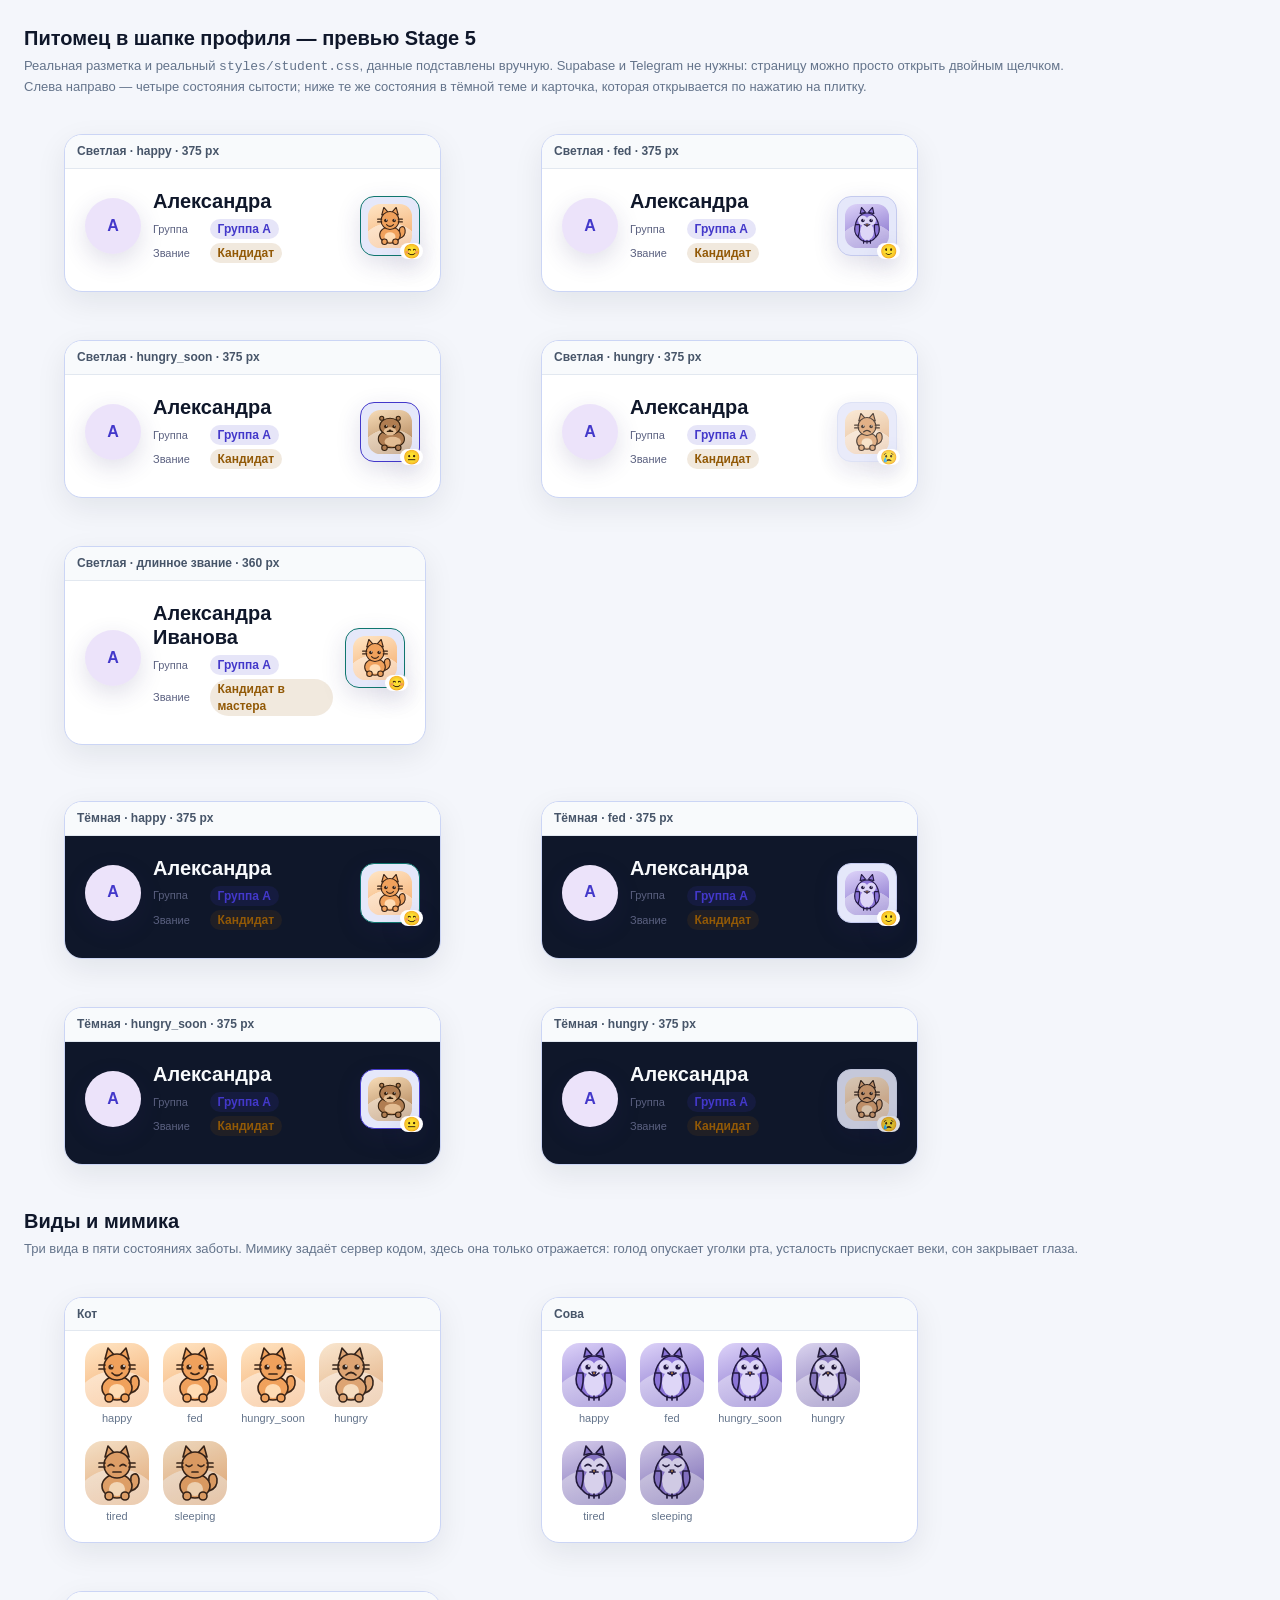
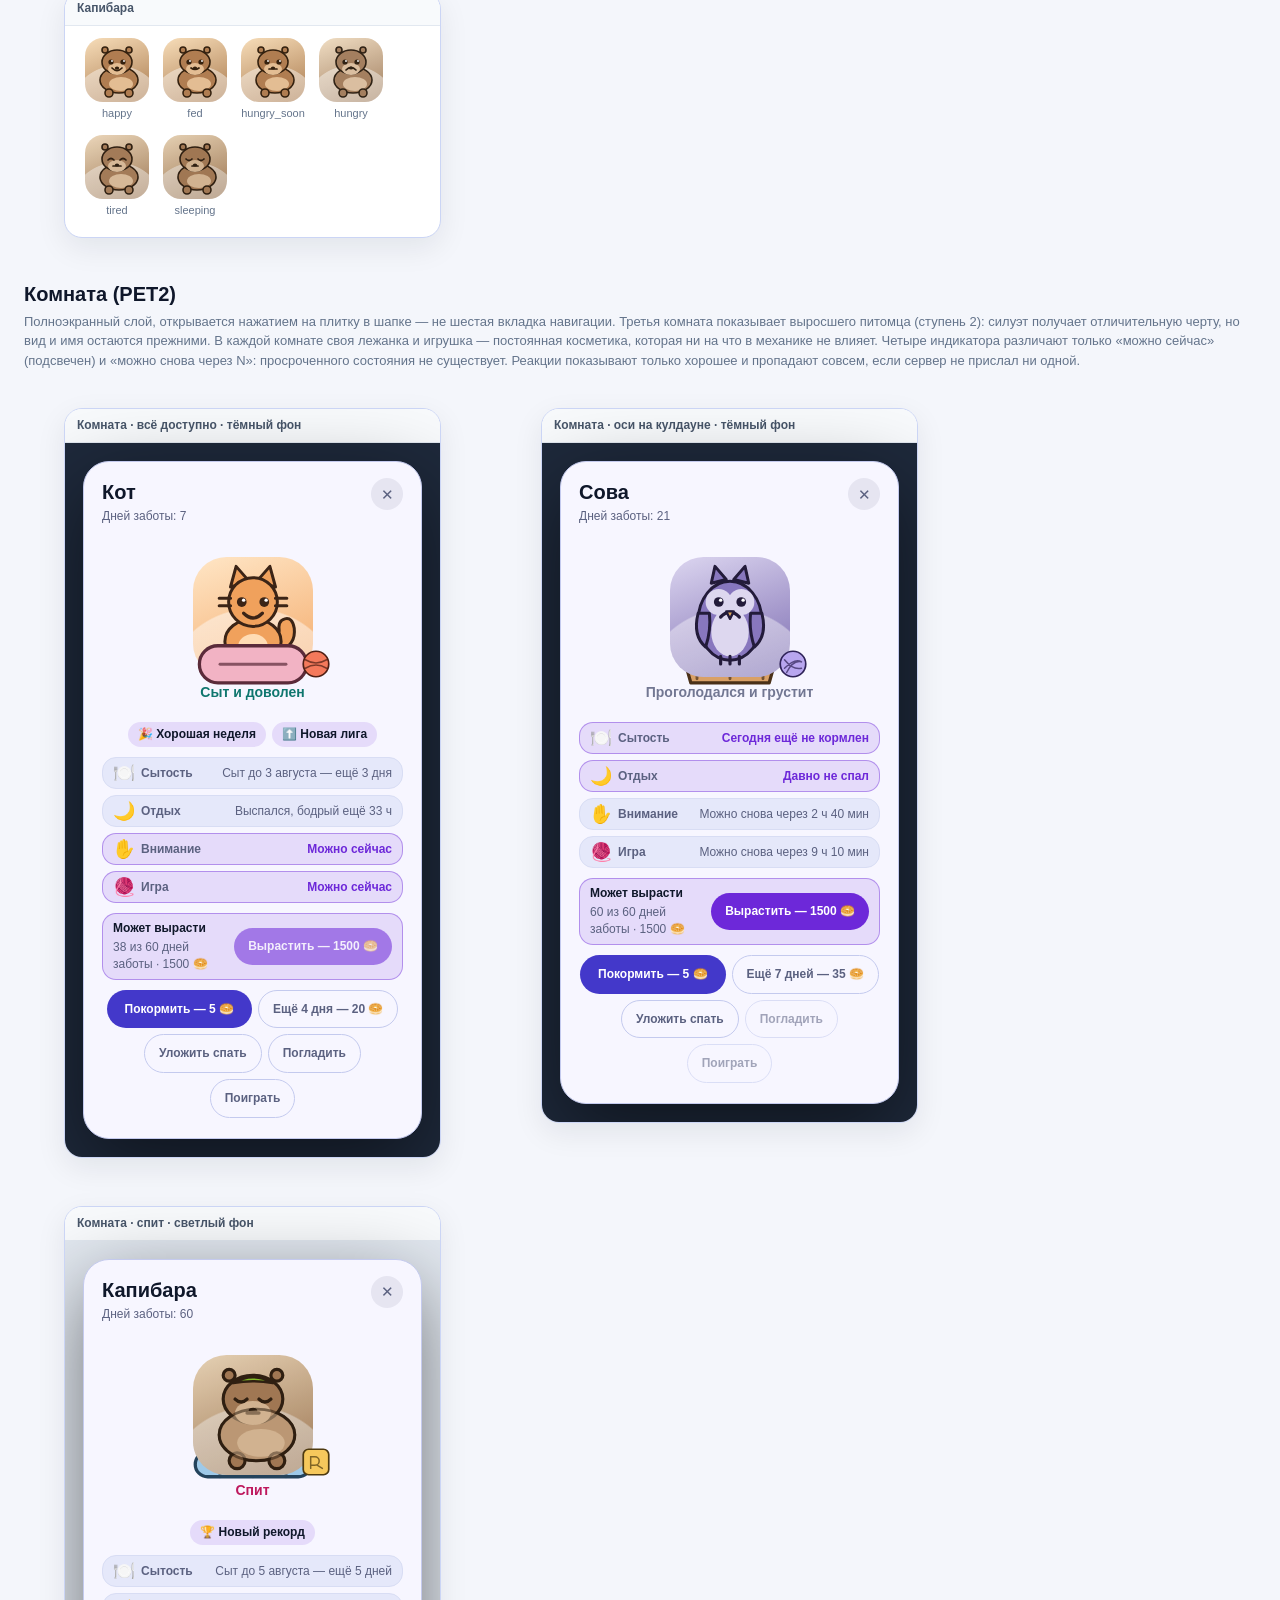
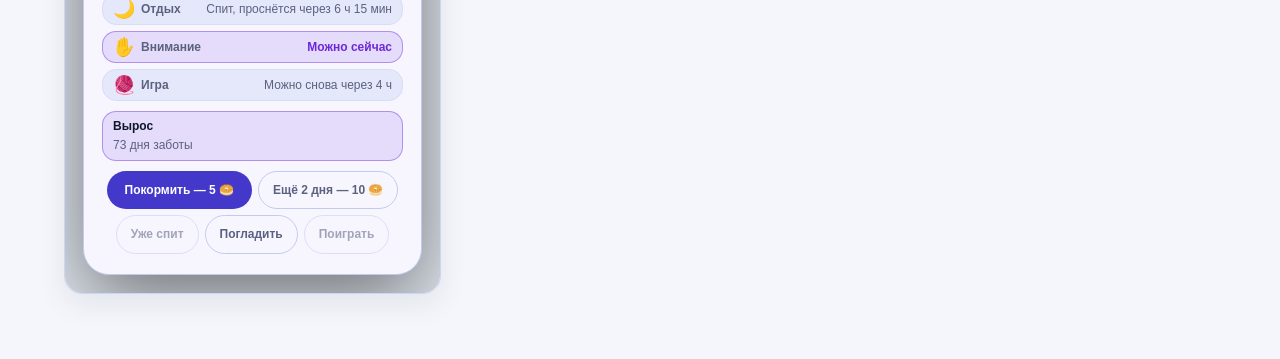
<file: dev/pet-preview.html>
<!doctype html>
<html lang="ru">
<head>
  <meta charset="utf-8">
  <meta name="viewport" content="width=device-width, initial-scale=1">
  <title>Stage 5 — питомец в профиле и комната: превью</title>
  <!-- Настоящий стиль приложения: превью показывает ровно то, что увидит ученик.
       Подключаются ВСЕ ТРИ таблицы в том же порядке, что в index.html. Это существенно:
       глобальный `* { box-sizing: border-box }` живёт в season-v3-preview.css (строка 27),
       и без него стенд считает карточку по content-box и показывает не ту ширину.
       Свой CSS здесь только для раскладки самой страницы-стенда. -->
  <link rel="stylesheet" href="../styles/student.css">
  <link rel="stylesheet" href="../styles/season-v3-preview.css">
  <link rel="stylesheet" href="../styles/season-cosmetics-preview.css?v=9">
  <link rel="stylesheet" href="../styles/pets.css?v=4">
  <script src="../js/student-pets.js?v=4"></script>
  <style>
    body { margin: 0; padding: 24px; font-family: -apple-system, "Segoe UI", Roboto, sans-serif;
           background: #f4f6fb; color: #0f172a; display: block; }
    h1 { font-size: 20px; margin: 0 0 4px; }
    .hint { margin: 0 0 24px; color: #64748b; font-size: 13px; line-height: 1.5; }
    .row { display: flex; flex-wrap: wrap; gap: 20px; align-items: flex-start; margin-bottom: 28px; }
    .frame { border: 1px solid #cbd5f5; border-radius: 18px; overflow: hidden; background: #fff;
             box-shadow: 0 10px 30px rgba(15, 23, 42, .08); }
    .frame > figcaption { padding: 8px 12px; font-size: 12px; font-weight: 700; color: #475569;
                          border-bottom: 1px solid #e2e8f0; background: #f8fafc; }
    .stage { width: 375px; padding: 12px 20px 18px; }
    .stage.narrow { width: 360px; }
    .stage.dark { background: #0f172a; color-scheme: dark; }
    .stage.dark .user-name { color: #f8fafc; }
    .room-stage { width: 375px; padding: 18px; display: grid; place-items: center; background: #1e293b; }
    .room-stage.light { background: #e2e8f0; }
    .room-stage.short { height: 420px; align-items: end; }
    /* Комната в стенде показывается без оверлея — сам оверлей затемняет весь экран. */
    .room-stage .pet-room { position: relative; width: min(340px, 100%); }
  </style>
</head>
<body>
  <h1>Питомец в шапке профиля — превью Stage 5</h1>
  <p class="hint">
    Реальная разметка и реальный <code>styles/student.css</code>, данные подставлены вручную.
    Supabase и Telegram не нужны: страницу можно просто открыть двойным щелчком.<br>
    Слева направо — четыре состояния сытости; ниже те же состояния в тёмной теме и карточка,
    которая открывается по нажатию на плитку.
  </p>

  <div class="row" id="light-row"></div>
  <div class="row" id="dark-row"></div>

  <h1 style="margin-top:8px">Виды и мимика</h1>
  <p class="hint">Три вида в пяти состояниях заботы. Мимику задаёт сервер кодом, здесь она
     только отражается: голод опускает уголки рта, усталость приспускает веки, сон закрывает глаза.</p>
  <div class="row" id="matrix-row"></div>

  <h1 style="margin-top:8px">Комната (PET2)</h1>
  <p class="hint">
    Полноэкранный слой, открывается нажатием на плитку в шапке — не шестая вкладка навигации.
    Третья комната показывает выросшего питомца (ступень 2): силуэт получает отличительную
    черту, но вид и имя остаются прежними. В каждой комнате своя лежанка и игрушка —
    постоянная косметика, которая ни на что в механике не влияет.
    Четыре индикатора различают только «можно сейчас» (подсвечен) и «можно снова через N»:
    просроченного состояния не существует. Реакции показывают только хорошее и пропадают
    совсем, если сервер не прислал ни одной.
  </p>
  <div class="row" id="room-row"></div>

<script>
  const MOODS = [
    { mood: 'happy',       badge: '😊', days: 5, satiety: 'Сыт до 5 августа — это ещё 5 дней', long: 'Сыт и доволен' },
    { mood: 'fed',         badge: '🙂', days: 2, satiety: 'Сыт до 2 августа — это ещё 2 дня',  long: 'Накормлен на сегодня' },
    { mood: 'hungry_soon', badge: '😐', days: 1, satiety: 'Сыт до 1 августа — это ещё 1 день', long: 'Сегодня последний сытый день' },
    { mood: 'hungry',      badge: '😢', days: 0, satiety: 'Сегодня ещё не кормлен',            long: 'Проголодался и грустит' }
  ];
  const PETS = [
    { key: 'cat',      cls: 'pet-art-cat',      name: 'Кот' },
    { key: 'owl',      cls: 'pet-art-owl',      name: 'Сова' },
    { key: 'capybara', cls: 'pet-art-capybara', name: 'Капибара' }
  ];

  // Стенд рисует боевой функцией petArtNode из js/student-pets.js — никакой копии
  // разметки, поэтому расхождение между превью и приложением невозможно.
  function art(pet, mood, size, stage) {
    return petArtNode({ key: pet.key, name: pet.name }, size, mood, stage).outerHTML;
  }

  const PRICE = 5, MAX = 7;

  function header(pet, state, opts) {
    const nameText = opts.longRank ? 'Александра Иванова' : 'Александра';
    return `
      <div class="profile-header has-pet">
        <div class="avatar-container"><div class="avatar-placeholder">А</div></div>
        <div class="profile-identity">
          <h2 class="user-name">${nameText}</h2>
          <div class="profile-meta-list">
            <div class="profile-meta-row" style="display:grid;">
              <span class="profile-meta-label">Группа</span>
              <span class="group-badge profile-meta-value assigned">Группа А</span>
            </div>
            <div class="profile-meta-row" style="display:grid;">
              <span class="profile-meta-label">Звание</span>
              <span class="rank-badge profile-meta-value">${opts.longRank ? 'Кандидат в мастера' : 'Кандидат'}</span>
            </div>
          </div>
        </div>
        <button type="button" class="pet-tile pet-mood-${state.mood}" aria-label="Открыть карточку питомца">
          <span class="pet-art ${pet.cls}" aria-hidden="true">${art(pet, state.mood, 44)}</span>
          <span class="pet-tile-mood" aria-hidden="true">${state.badge}</span>
        </button>
      </div>`;
  }

  // Разметка повторяет index.html дословно (#pet-room-overlay .pet-room), только без самого
  // оверлея — стенд показывает комнату как открытую панель, не поверх затемнённого экрана.
  function room(pet, r) {
    const fill = Math.max(0, MAX - r.days);
    const fillBtn = fill >= 2
      ? `<button type="button" class="pet-feed-more">Ещё ${fill} ${fill === 1 ? 'день' : (fill < 5 ? 'дня' : 'дней')} — ${fill * PRICE} 🥯</button>`
      : '';
    const feedBtn = r.days >= MAX
      ? `<button type="button" class="pet-feed-btn" disabled>Сыт на всю неделю</button>`
      : `<button type="button" class="pet-feed-btn">Покормить — ${PRICE} 🥯</button>`;
    const sleepBtn = r.rest === 'sleeping'
      ? `<button type="button" class="pet-sleep-btn" disabled>Уже спит</button>`
      : `<button type="button" class="pet-sleep-btn">Уложить спать</button>`;
    const indicator = (id, icon, label, ready, value) => `
      <div class="pet-room-indicator${ready ? ' is-ready' : ''}">
        <span class="pet-room-ind-icon" aria-hidden="true">${icon}</span>
        <span class="pet-room-ind-label">${label}</span>
        <span class="pet-room-ind-value">${value}</span>
      </div>`;
    const cheerBadges = r.cheers.map((text) => `<span class="pet-room-cheer">${text}</span>`).join('');
    return `
      <div class="pet-room">
        <header class="pet-room-header">
          <div class="pet-room-heading">
            <h3>${pet.name}</h3>
            <p class="pet-room-bond">${r.bond > 0 ? `Дней заботы: ${r.bond}` : 'Забота только начинается'}</p>
          </div>
          <button type="button" class="pet-room-close" aria-label="Закрыть">✕</button>
        </header>
        <div class="pet-room-scene">
          <div class="pet-room-wall"></div>
          <div class="pet-room-stage">
            <div class="pet-room-bed">${r.bed ? petRoomItemNode(r.bed, 'pet-room-item pet-room-bed-art', '0 0 64 32').outerHTML : ''}</div>
            <button type="button" class="pet-room-art pet-art ${pet.cls}" aria-label="Погладить взглядом">${art(pet, r.mood, 120, r.stage)}</button>
            <div class="pet-room-toy">${r.toy ? petRoomItemNode(r.toy, 'pet-room-item pet-room-toy-art', '0 0 32 32').outerHTML : ''}</div>
          </div>
          <p class="pet-room-mood pet-mood-${r.mood}">${r.long}</p>
        </div>
        <div class="pet-room-cheers">${cheerBadges}</div>
        <div class="pet-room-indicators">
          ${indicator('food', '🍽️', 'Сытость', r.days <= 0, r.satiety)}
          ${indicator('rest', '🌙', 'Отдых', r.rest === 'tired', r.restText)}
          ${indicator('pet', '✋', 'Внимание', r.pettingReady, r.pettingReady ? 'Можно сейчас' : `Можно снова через ${r.pettingIn}`)}
          ${indicator('play', '🧶', 'Игра', r.playReady, r.playReady ? 'Можно сейчас' : `Можно снова через ${r.playIn}`)}
        </div>
        ${r.evo ? `<div class="pet-room-evolution">
          <div class="pet-evo-copy">
            <span class="pet-evo-title">${r.evo.title}</span>
            <span class="pet-evo-progress">${r.evo.progress}</span>
          </div>
          ${r.evo.button ? `<button type="button" class="pet-evo-btn"${r.evo.ready ? '' : ' disabled'}>${r.evo.button}</button>` : ''}
        </div>` : ''}
        <div class="pet-room-actions">
          ${feedBtn}${fillBtn}${sleepBtn}
          <button type="button" class="pet-care-btn"${r.pettingReady ? '' : ' disabled'}>Погладить</button>
          <button type="button" class="pet-care-btn"${r.playReady ? '' : ' disabled'}>Поиграть</button>
        </div>
      </div>`;
  }

  function figure(caption, cls, inner) {
    return `<figure class="frame"><figcaption>${caption}</figcaption><div class="${cls}">${inner}</div></figure>`;
  }

  document.getElementById('light-row').innerHTML = MOODS
    .map((s, i) => figure(`Светлая · ${s.mood} · 375 px`, 'stage', header(PETS[i % PETS.length], s, {})))
    .join('') + figure('Светлая · длинное звание · 360 px', 'stage narrow',
                       header(PETS[0], MOODS[0], { longRank: true }));

  document.getElementById('dark-row').innerHTML = MOODS
    .map((s, i) => figure(`Тёмная · ${s.mood} · 375 px`, 'stage dark', header(PETS[i % PETS.length], s, {})))
    .join('');

  const FACES = ['happy', 'fed', 'hungry_soon', 'hungry', 'tired', 'sleeping'];
  document.getElementById('matrix-row').innerHTML = PETS.map(pet => figure(
    pet.name, 'stage',
    `<div style="display:flex;gap:14px;flex-wrap:wrap;align-items:center">` +
      FACES.map(f => `<div style="text-align:center;font-size:11px;color:#64748b">
          ${art(pet, f, 64)}<div style="margin-top:4px">${f}</div></div>`).join('') +
    `</div>`)).join('');

  // Три характерных состояния комнаты. Тексты индикаторов подставлены руками ровно в том
  // виде, в каком их формирует renderPetRoom: клиент их не сочиняет, а получает с сервера.
  const ROOMS = [
    { caption: 'Комната · всё доступно · тёмный фон', cls: 'room-stage', pet: PETS[0], data: {
        mood: 'happy', long: 'Сыт и доволен', days: 3, bond: 7,
        satiety: 'Сыт до 3 августа — ещё 3 дня', rest: 'rested', restText: 'Выспался, бодрый ещё 33 ч',
        pettingReady: true, playReady: true, pettingIn: '', playIn: '',
        cheers: ['🎉 Хорошая неделя', '⬆️ Новая лига'], bed: 'bed_v1_pillow', toy: 'toy_v1_ball',
        evo: { title: 'Может вырасти', progress: '38 из 60 дней заботы · 1500 🥯',
               button: 'Вырастить — 1500 🥯', ready: false } } },
    { caption: 'Комната · оси на кулдауне · тёмный фон', cls: 'room-stage', pet: PETS[1], data: {
        mood: 'hungry', long: 'Проголодался и грустит', days: 0, bond: 21,
        satiety: 'Сегодня ещё не кормлен', rest: 'tired', restText: 'Давно не спал',
        pettingReady: false, playReady: false, pettingIn: '2 ч 40 мин', playIn: '9 ч 10 мин',
        cheers: [], bed: 'bed_v1_basket', toy: 'toy_v1_yarn',
        evo: { title: 'Может вырасти', progress: '60 из 60 дней заботы · 1500 🥯',
               button: 'Вырастить — 1500 🥯', ready: true } } },
    { caption: 'Комната · спит · светлый фон', cls: 'room-stage light', pet: PETS[2], data: {
        mood: 'sleeping', long: 'Спит', days: 5, bond: 60,
        satiety: 'Сыт до 5 августа — ещё 5 дней', rest: 'sleeping', restText: 'Спит, проснётся через 6 ч 15 мин',
        pettingReady: true, playReady: false, pettingIn: '', playIn: '4 ч',
        cheers: ['🏆 Новый рекорд'], stage: 2, bed: 'bed_v1_mat', toy: 'toy_v1_block',
        evo: { title: 'Вырос', progress: '73 дня заботы', button: null, ready: false } } }
  ];
  document.getElementById('room-row').innerHTML =
    ROOMS.map(r => figure(r.caption, r.cls, room(r.pet, r.data))).join('');
</script>
</body>
</html>
</file>
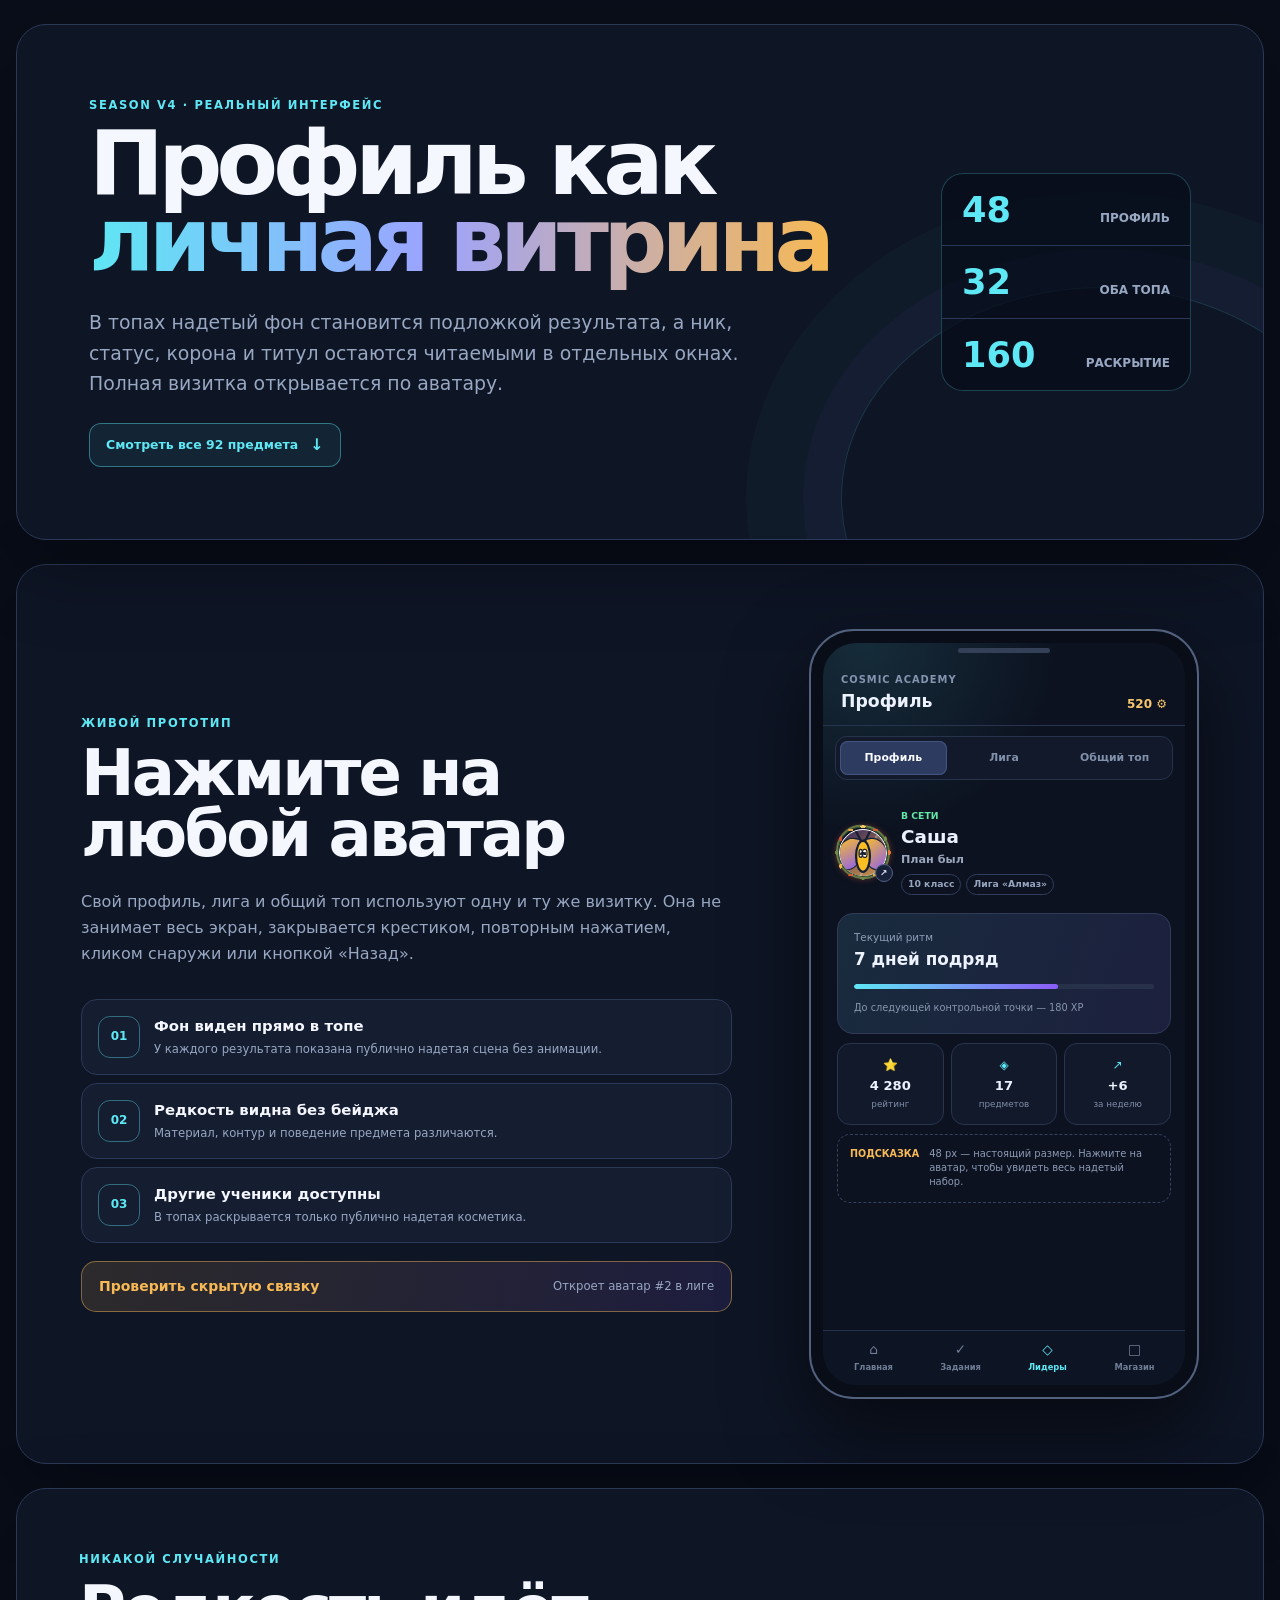
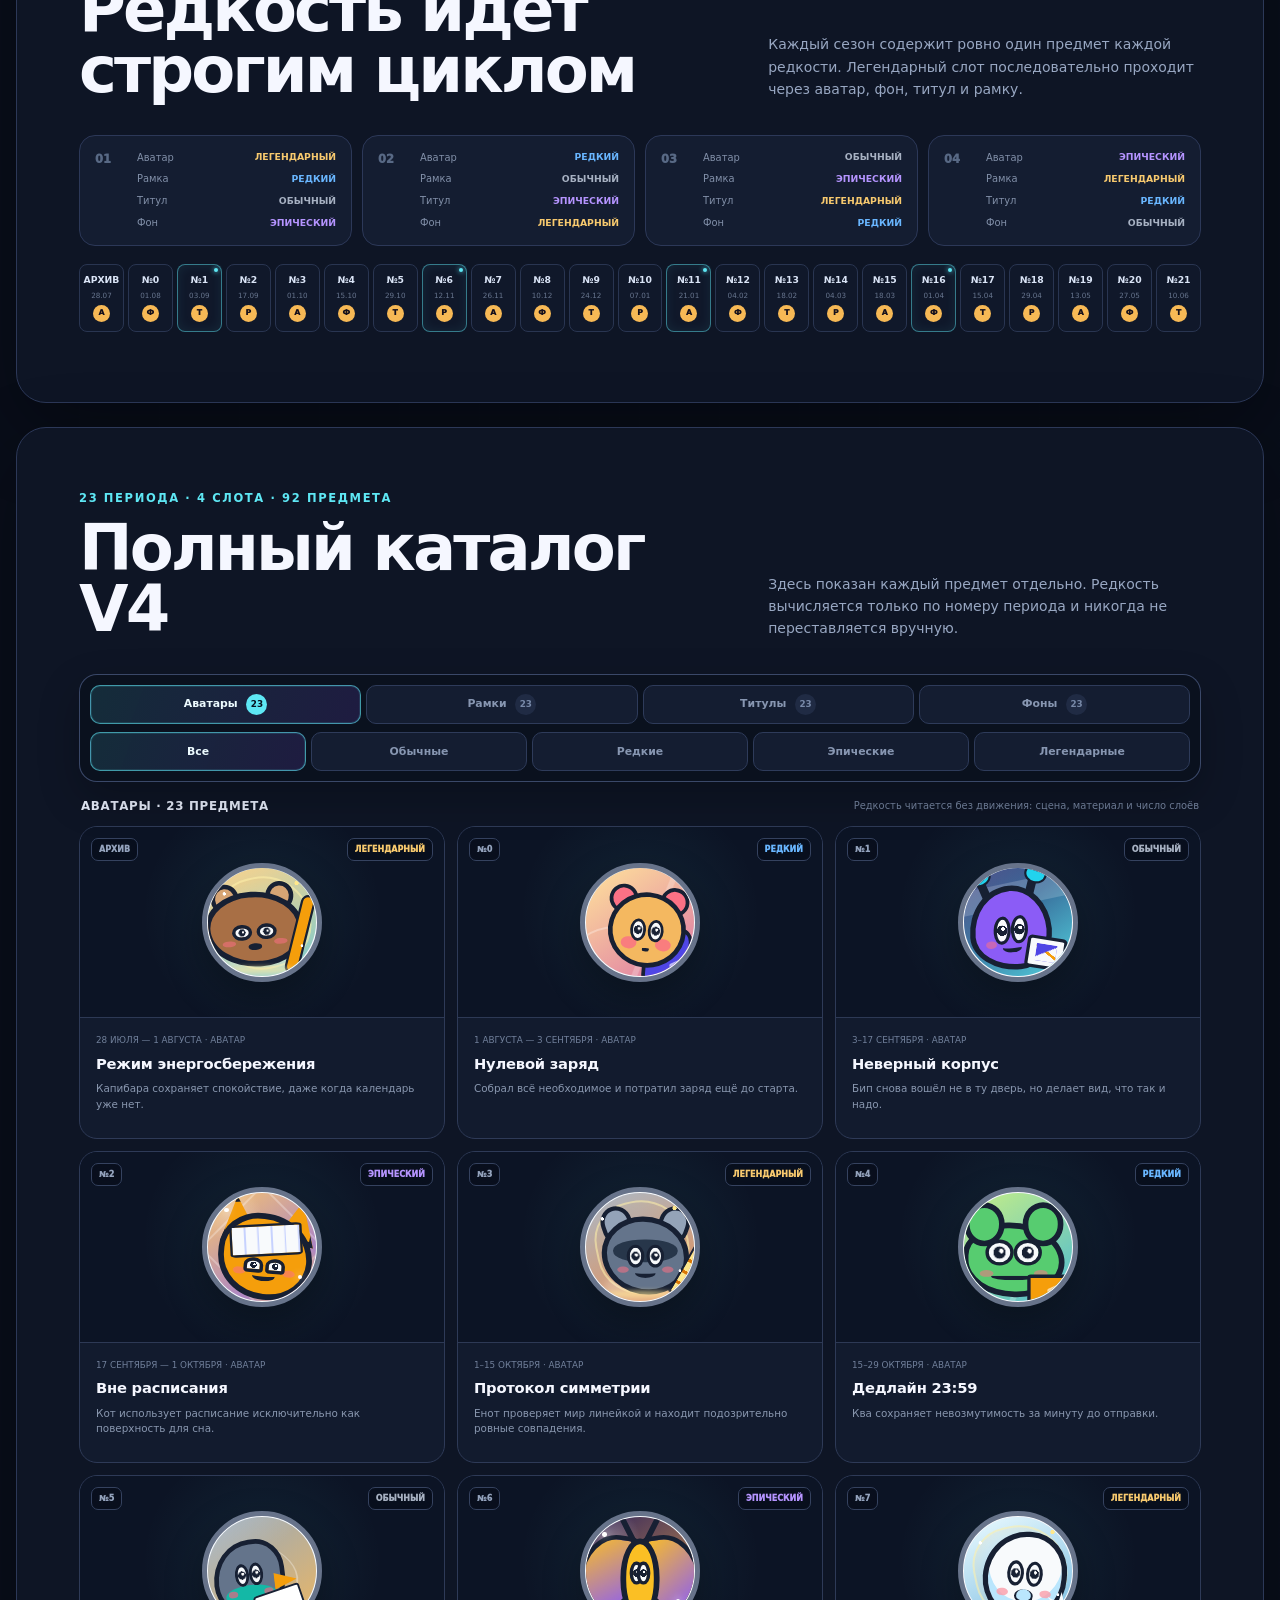
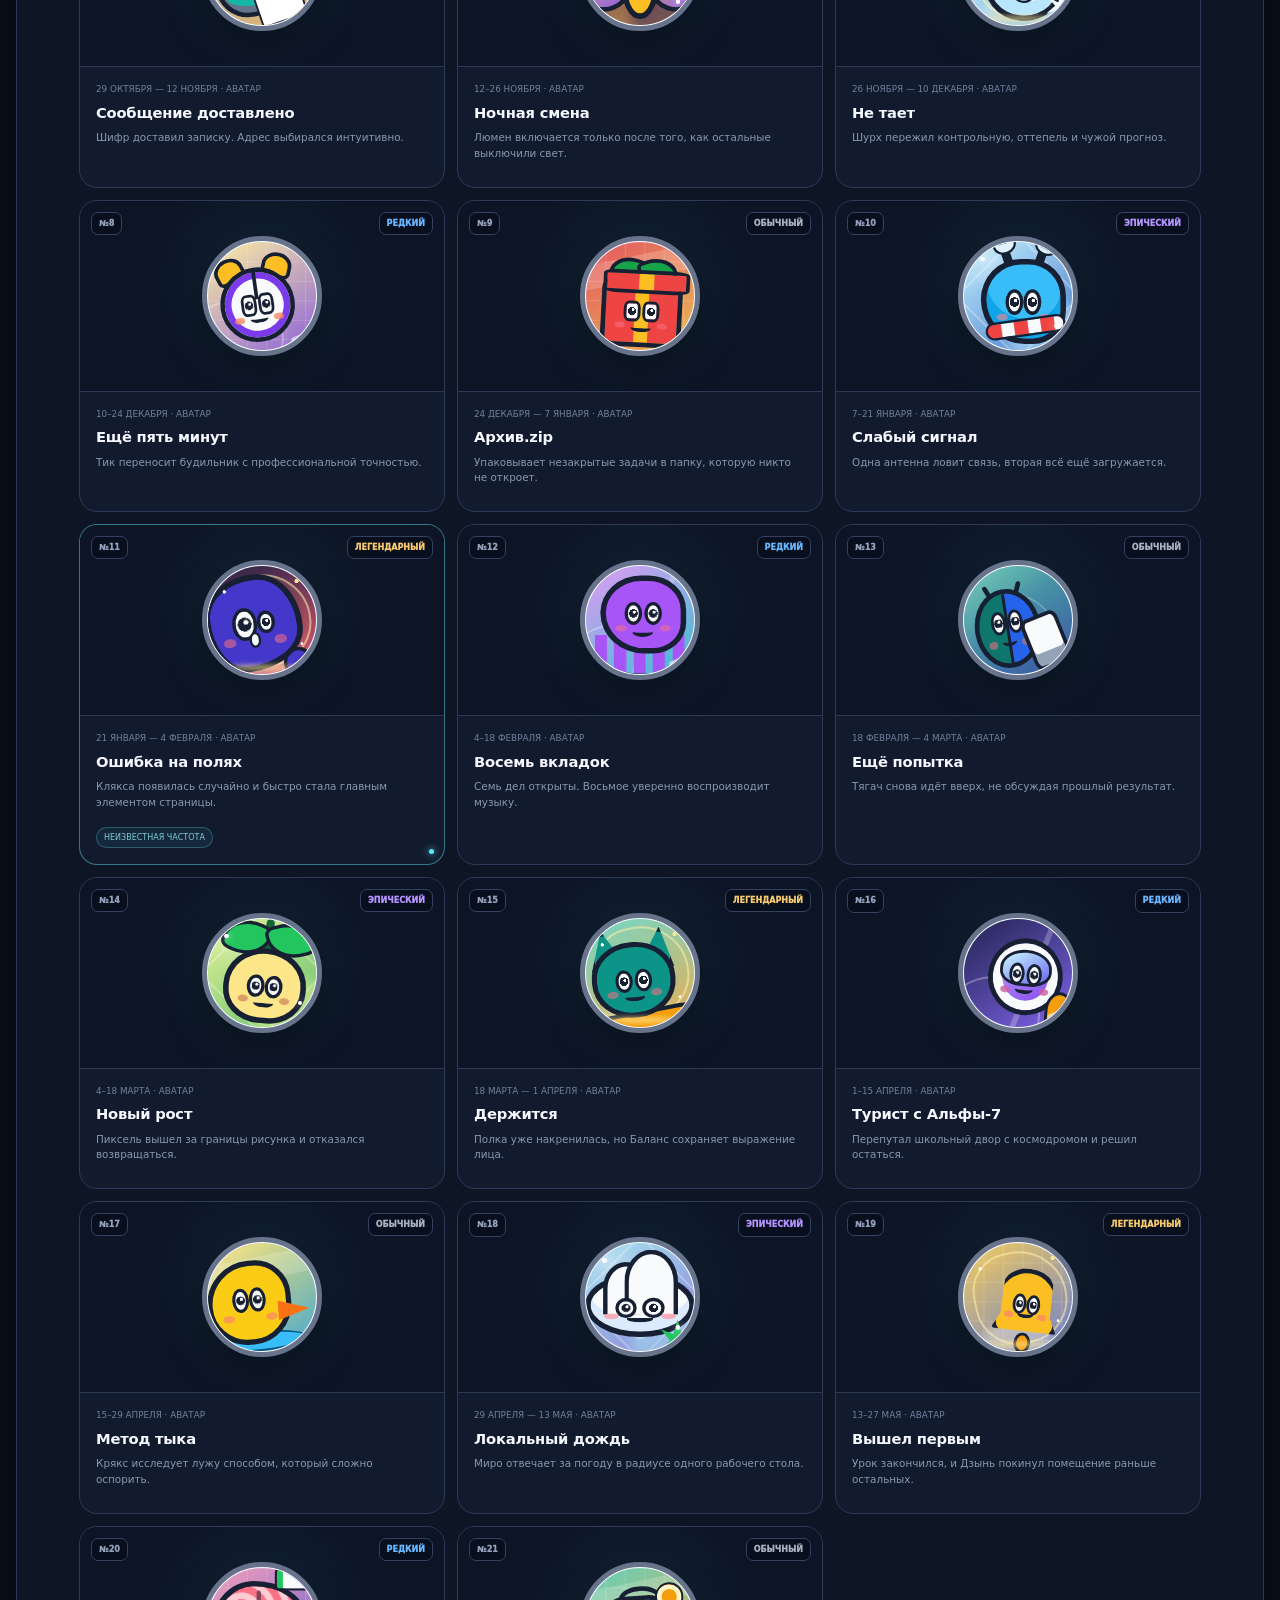
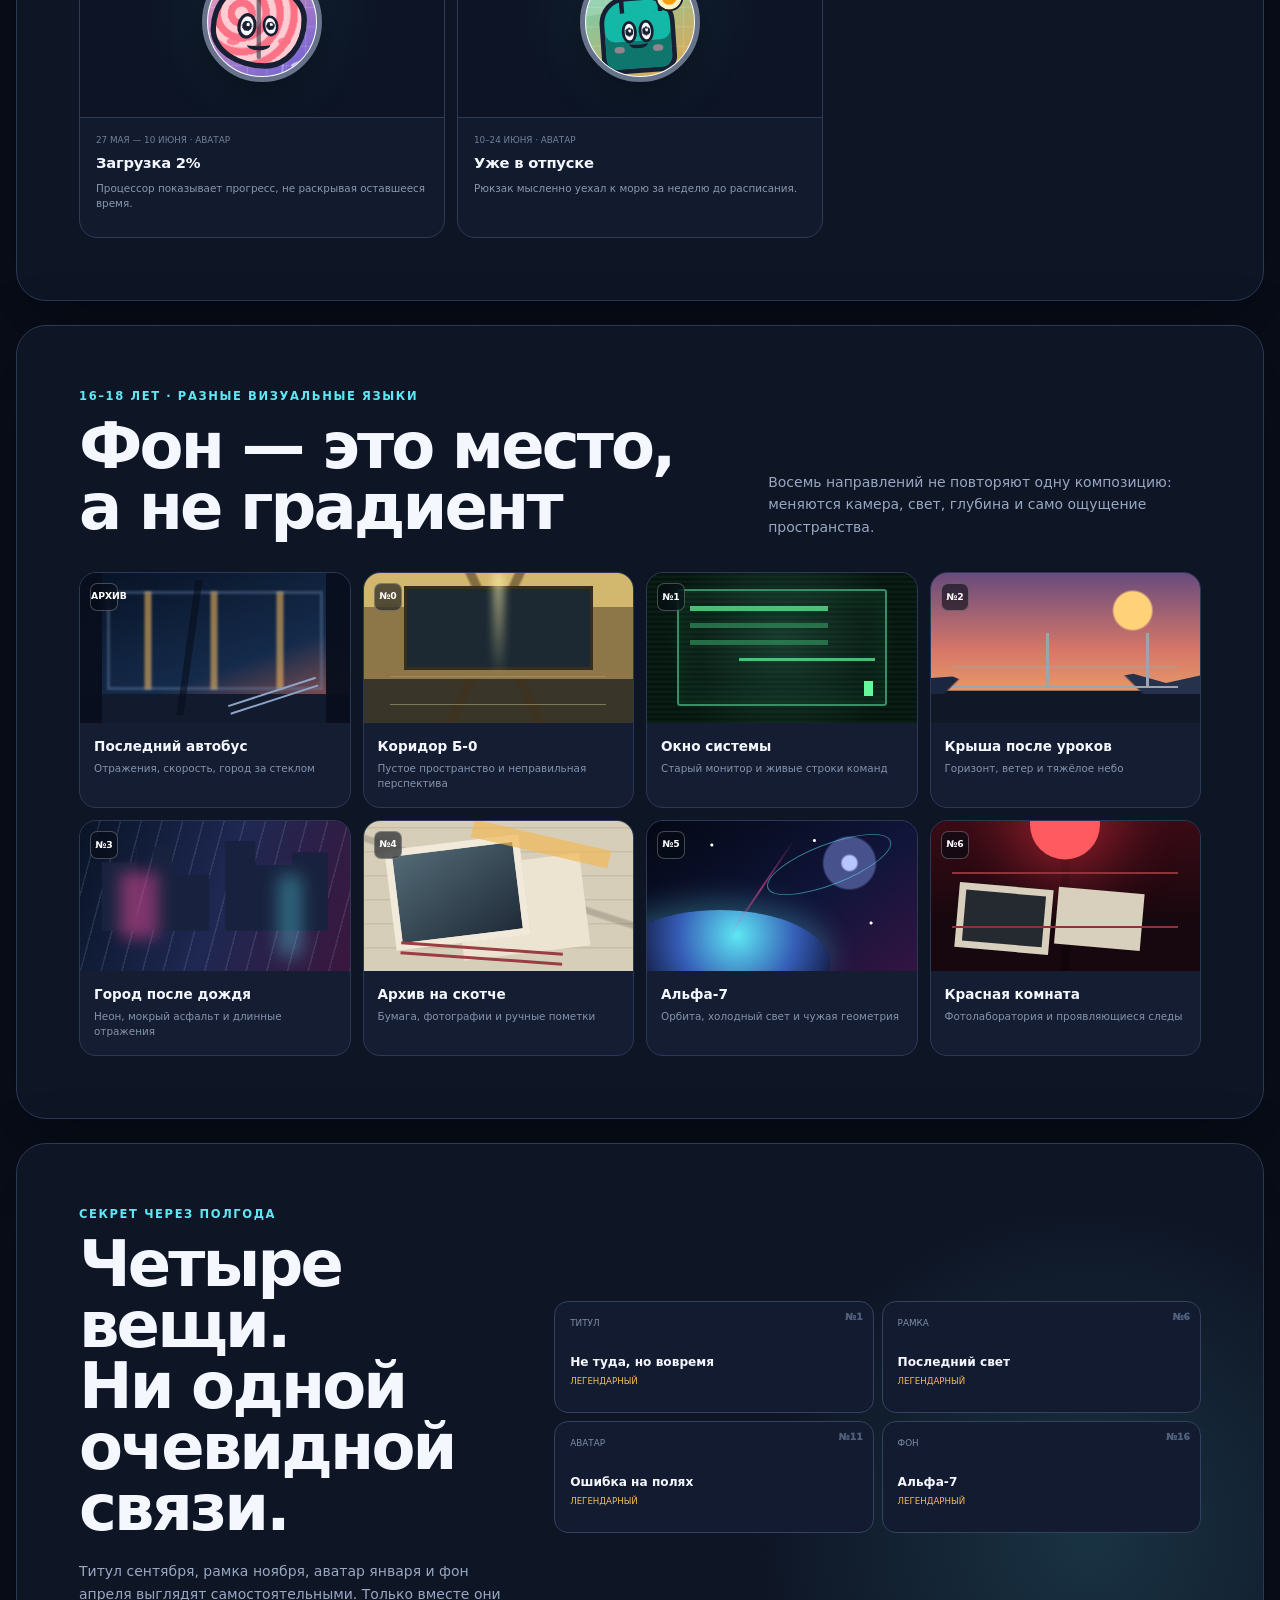
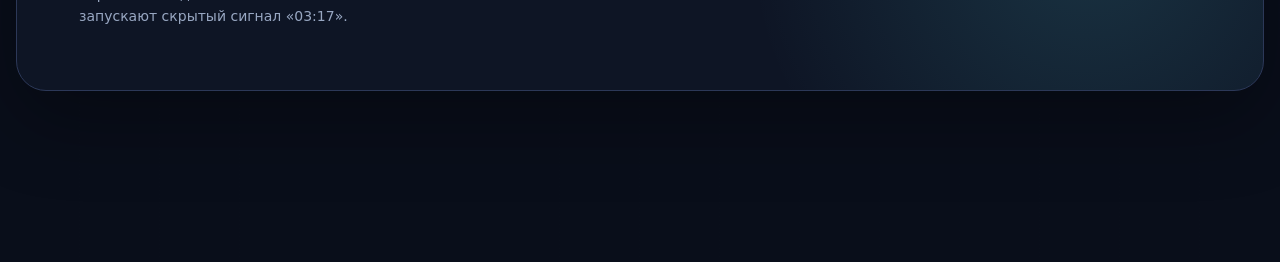
<file: dev/season-catalog-preview.html>
<!doctype html>
<html lang="ru" data-v3-theme="dark">
<head>
  <meta charset="utf-8">
  <meta name="viewport" content="width=device-width, initial-scale=1">
  <title>Cosmic Academy — Season V4: профиль как витрина</title>
  <link rel="stylesheet" href="../styles/student.css">
  <link rel="stylesheet" href="../styles/season-v3-preview.css">
  <link rel="stylesheet" href="../styles/season-cosmetics-preview.css?v=9">
</head>
<body class="v3-page v4-page">
  <main class="v4-shell">
    <header class="v4-hero">
      <div>
        <p class="v4-kicker">Season V4 · реальный интерфейс</p>
        <h1>Профиль как<br><span>личная витрина</span></h1>
        <p class="v4-lead">
          В топах надетый фон становится подложкой результата, а ник, статус, корона
          и титул остаются читаемыми в отдельных окнах. Полная визитка открывается по аватару.
        </p>
        <a class="v4-catalog-jump" href="#catalog">Смотреть все 92 предмета <span>↓</span></a>
      </div>
      <div class="v4-hero-contract" aria-label="Контракт версии четыре">
        <div><strong>48</strong><span>профиль</span></div>
        <div><strong>32</strong><span>оба топа</span></div>
        <div><strong>160</strong><span>раскрытие</span></div>
      </div>
    </header>

    <section class="v4-workbench" aria-labelledby="previewTitle">
      <div class="v4-copy-column">
        <p class="v4-kicker">Живой прототип</p>
        <h2 id="previewTitle">Нажмите на любой аватар</h2>
        <p>
          Свой профиль, лига и общий топ используют одну и ту же визитку. Она не занимает
          весь экран, закрывается крестиком, повторным нажатием, кликом снаружи или кнопкой «Назад».
        </p>

        <div class="v4-checklist">
          <div>
            <span class="v4-check-index">01</span>
            <p><strong>Фон виден прямо в топе</strong><small>У каждого результата показана публично надетая сцена без анимации.</small></p>
          </div>
          <div>
            <span class="v4-check-index">02</span>
            <p><strong>Редкость видна без бейджа</strong><small>Материал, контур и поведение предмета различаются.</small></p>
          </div>
          <div>
            <span class="v4-check-index">03</span>
            <p><strong>Другие ученики доступны</strong><small>В топах раскрывается только публично надетая косметика.</small></p>
          </div>
        </div>

        <button type="button" class="v4-secret-shortcut" id="secretShortcut">
          <span>Проверить скрытую связку</span>
          <small>Откроет аватар #2 в лиге</small>
        </button>
      </div>

      <div class="v4-phone" aria-label="Интерактивный мобильный интерфейс">
        <div class="v4-phone-speaker" aria-hidden="true"></div>
        <div class="v4-app">
          <header class="v4-appbar">
            <div>
              <small>Cosmic Academy</small>
              <strong id="screenHeading">Профиль</strong>
            </div>
            <span class="v4-balance">520 ⚙</span>
          </header>

          <nav class="v4-tabs" aria-label="Разделы демонстрации">
            <button type="button" class="is-active" data-v4-tab="profile" aria-pressed="true">Профиль</button>
            <button type="button" data-v4-tab="league" aria-pressed="false">Лига</button>
            <button type="button" data-v4-tab="global" aria-pressed="false">Общий топ</button>
          </nav>

          <div class="v4-screen-stack">
            <section class="v4-screen is-active" data-v4-screen="profile" aria-label="Профиль ученика">
              <div class="v4-profile-head">
                <button type="button" class="v4-avatar-button v4-avatar-button--profile" data-user-id="me" aria-label="Открыть визитку Саши">
                  <span data-avatar-slot="me"></span>
                  <span class="v4-tap-mark" aria-hidden="true">↗</span>
                </button>
                <div class="v4-profile-copy">
                  <p class="v4-online">в сети</p>
                  <h3>Саша</h3>
                  <p class="v4-compact-title rarity-title-common">План был</p>
                  <div><span>10 класс</span><span>Лига «Алмаз»</span></div>
                </div>
              </div>

              <div class="v4-status-card">
                <p>Текущий ритм</p>
                <strong>7 дней подряд</strong>
                <div class="v4-progress"><span></span></div>
                <small>До следующей контрольной точки — 180 XP</small>
              </div>

              <div class="v4-profile-grid">
                <article><span>⭐</span><strong>4 280</strong><small>рейтинг</small></article>
                <article><span>◈</span><strong>17</strong><small>предметов</small></article>
                <article><span>↗</span><strong>+6</strong><small>за неделю</small></article>
              </div>

              <div class="v4-profile-note">
                <span>Подсказка</span>
                <p>48 px — настоящий размер. Нажмите на аватар, чтобы увидеть весь надетый набор.</p>
              </div>
            </section>

            <section class="v4-screen" data-v4-screen="league" aria-label="Топ лиги">
              <div class="v4-league-heading">
                <div><small>Лига</small><strong>Алмаз</strong></div>
                <span>до финиша 4 дня</span>
              </div>
              <div class="v4-promotion-line"><span></span><p>Топ-3 переходят в «Мастер»</p></div>
              <ol class="v4-leaderboard" id="leagueList"></ol>
            </section>

            <section class="v4-screen" data-v4-screen="global" aria-label="Общий топ">
              <div class="v4-global-heading">
                <div><small>За все сезоны</small><strong>Общий топ</strong></div>
                <span>2 418 учеников</span>
              </div>
              <ol class="v4-leaderboard" id="globalList"></ol>
            </section>
          </div>

          <nav class="v4-bottom-nav" aria-label="Основная навигация">
            <span>⌂<small>Главная</small></span>
            <span>✓<small>Задания</small></span>
            <span class="is-active">◇<small>Лидеры</small></span>
            <span>□<small>Магазин</small></span>
          </nav>
        </div>
      </div>
    </section>

    <section class="v4-rarity-section" aria-labelledby="rarityTitle">
      <div class="v4-section-head">
        <div>
          <p class="v4-kicker">Никакой случайности</p>
          <h2 id="rarityTitle">Редкость идёт строгим циклом</h2>
        </div>
        <p>
          Каждый сезон содержит ровно один предмет каждой редкости. Легендарный слот
          последовательно проходит через аватар, фон, титул и рамку.
        </p>
      </div>
      <div class="v4-cycle" id="rarityCycle"></div>
      <div class="v4-year-strip" id="yearStrip" aria-label="Все 23 периода"></div>
    </section>

    <section class="v4-catalog-section" id="catalog" aria-labelledby="catalogTitle">
      <div class="v4-section-head">
        <div>
          <p class="v4-kicker">23 периода · 4 слота · 92 предмета</p>
          <h2 id="catalogTitle">Полный каталог V4</h2>
        </div>
        <p>
          Здесь показан каждый предмет отдельно. Редкость вычисляется только по номеру периода
          и никогда не переставляется вручную.
        </p>
      </div>

      <div class="v4-catalog-toolbar">
        <div class="v4-catalog-tabs" aria-label="Тип предмета">
          <button type="button" class="is-active" data-catalog-slot="avatar" aria-pressed="true">Аватары <span>23</span></button>
          <button type="button" data-catalog-slot="frame" aria-pressed="false">Рамки <span>23</span></button>
          <button type="button" data-catalog-slot="title" aria-pressed="false">Титулы <span>23</span></button>
          <button type="button" data-catalog-slot="background" aria-pressed="false">Фоны <span>23</span></button>
        </div>
        <div class="v4-rarity-filters" aria-label="Фильтр редкости">
          <button type="button" class="is-active" data-catalog-rarity="all" aria-pressed="true">Все</button>
          <button type="button" data-catalog-rarity="common" aria-pressed="false">Обычные</button>
          <button type="button" data-catalog-rarity="rare" aria-pressed="false">Редкие</button>
          <button type="button" data-catalog-rarity="epic" aria-pressed="false">Эпические</button>
          <button type="button" data-catalog-rarity="legendary" aria-pressed="false">Легендарные</button>
        </div>
      </div>

      <div class="v4-catalog-summary">
        <p id="catalogSummary">Аватары · 23 предмета</p>
        <span>Редкость читается без движения: сцена, материал и число слоёв</span>
      </div>
      <div class="v4-catalog-grid" id="catalogGrid"></div>
    </section>

    <section class="v4-background-section" aria-labelledby="backgroundTitle">
      <div class="v4-section-head">
        <div>
          <p class="v4-kicker">16–18 лет · разные визуальные языки</p>
          <h2 id="backgroundTitle">Фон — это место, а не градиент</h2>
        </div>
        <p>
          Восемь направлений не повторяют одну композицию: меняются камера, свет,
          глубина и само ощущение пространства.
        </p>
      </div>
      <div class="v4-background-grid" id="backgroundGrid"></div>
    </section>

    <section class="v4-secret-section" aria-labelledby="secretTitle">
      <div class="v4-secret-copy">
        <p class="v4-kicker">Секрет через полгода</p>
        <h2 id="secretTitle">Четыре вещи.<br>Ни одной очевидной связи.</h2>
        <p>
          Титул сентября, рамка ноября, аватар января и фон апреля выглядят самостоятельными.
          Только вместе они запускают скрытый сигнал «03:17».
        </p>
      </div>
      <div class="v4-secret-items" id="secretItems"></div>
    </section>
  </main>

  <div class="v4-overlay" id="profileOverlay" hidden>
    <article class="v4-profile-card" id="profileCard" role="dialog" aria-modal="true" aria-labelledby="cardName" tabindex="-1">
      <button type="button" class="v4-card-close" id="cardClose" aria-label="Закрыть визитку">×</button>
      <div class="v4-card-scene scene-night-bus" id="cardScene">
        <span class="v4-scene-layer v4-scene-layer-a" aria-hidden="true"></span>
        <span class="v4-scene-layer v4-scene-layer-b" aria-hidden="true"></span>
        <span class="v4-combo-frequency" aria-hidden="true">03:17</span>
        <div class="v4-card-avatar" id="cardAvatar"></div>
        <span class="v4-card-rarity" id="cardRarity"></span>
      </div>
      <div class="v4-card-copy">
        <p class="v4-card-eyebrow" id="cardEyebrow">Публичная визитка</p>
        <h3 id="cardName"></h3>
        <p class="v4-card-title" id="cardTitle"></p>
        <p class="v4-card-meta" id="cardMeta"></p>
        <div class="v4-equipped-grid" id="cardEquipment"></div>
        <p class="v4-combo-message" id="comboMessage" aria-live="polite"></p>
      </div>
    </article>
  </div>

  <div class="v4-toast" id="comboToast" role="status" aria-live="polite" hidden>
    <span>Скрытая связка обнаружена</span>
    <strong>СИГНАЛ 03:17</strong>
  </div>

  <script>
    (() => {
      "use strict";

      const rarityNames = {
        common: "Обычный",
        rare: "Редкий",
        epic: "Эпический",
        legendary: "Легендарный"
      };

      const slotNames = {
        avatar: "Аватар",
        frame: "Рамка",
        title: "Титул",
        background: "Фон"
      };

      const rotation = {
        1: { avatar: "legendary", frame: "rare", title: "common", background: "epic" },
        2: { avatar: "rare", frame: "common", title: "epic", background: "legendary" },
        3: { avatar: "common", frame: "epic", title: "legendary", background: "rare" },
        0: { avatar: "epic", frame: "legendary", title: "rare", background: "common" }
      };

      const periodLabels = [
        "28.07", "01.08", "03.09", "17.09", "01.10", "15.10", "29.10", "12.11",
        "26.11", "10.12", "24.12", "07.01", "21.01", "04.02", "18.02", "04.03",
        "18.03", "01.04", "15.04", "29.04", "13.05", "27.05", "10.06"
      ];

      const backgrounds = [
        { visual: "night-bus", name: "Последний автобус", line: "Отражения, скорость, город за стеклом" },
        { visual: "liminal-hall", name: "Коридор Б-0", line: "Пустое пространство и неправильная перспектива" },
        { visual: "terminal", name: "Окно системы", line: "Старый монитор и живые строки команд" },
        { visual: "rooftop", name: "Крыша после уроков", line: "Горизонт, ветер и тяжёлое небо" },
        { visual: "rain-city", name: "Город после дождя", line: "Неон, мокрый асфальт и длинные отражения" },
        { visual: "paper-collage", name: "Архив на скотче", line: "Бумага, фотографии и ручные пометки" },
        { visual: "orbital", name: "Альфа-7", line: "Орбита, холодный свет и чужая геометрия" },
        { visual: "darkroom", name: "Красная комната", line: "Фотолаборатория и проявляющиеся следы" }
      ];

      const periodDateRanges = [
        "28 июля — 1 августа", "1 августа — 3 сентября", "3–17 сентября",
        "17 сентября — 1 октября", "1–15 октября", "15–29 октября",
        "29 октября — 12 ноября", "12–26 ноября", "26 ноября — 10 декабря",
        "10–24 декабря", "24 декабря — 7 января", "7–21 января",
        "21 января — 4 февраля", "4–18 февраля", "18 февраля — 4 марта",
        "4–18 марта", "18 марта — 1 апреля", "1–15 апреля",
        "15–29 апреля", "29 апреля — 13 мая", "13–27 мая",
        "27 мая — 10 июня", "10–24 июня"
      ];

      const avatarCatalog = [
        ["Режим энергосбережения", "capybara", "Капибара сохраняет спокойствие, даже когда календарь уже нет."],
        ["Нулевой заряд", "hamster", "Собрал всё необходимое и потратил заряд ещё до старта."],
        ["Неверный корпус", "alien", "Бип снова вошёл не в ту дверь, но делает вид, что так и надо."],
        ["Вне расписания", "schedule-cat", "Кот использует расписание исключительно как поверхность для сна."],
        ["Протокол симметрии", "raccoon", "Енот проверяет мир линейкой и находит подозрительно ровные совпадения."],
        ["Дедлайн 23:59", "frog", "Ква сохраняет невозмутимость за минуту до отправки."],
        ["Сообщение доставлено", "pigeon", "Шифр доставил записку. Адрес выбирался интуитивно."],
        ["Ночная смена", "moth", "Люмен включается только после того, как остальные выключили свет."],
        ["Не тает", "snow-blob", "Шурх пережил контрольную, оттепель и чужой прогноз."],
        ["Ещё пять минут", "clock", "Тик переносит будильник с профессиональной точностью."],
        ["Архив.zip", "gift", "Упаковывает незакрытые задачи в папку, которую никто не откроет."],
        ["Слабый сигнал", "frozen-alien", "Одна антенна ловит связь, вторая всё ещё загружается."],
        ["Ошибка на полях", "ink-blob", "Клякса появилась случайно и быстро стала главным элементом страницы."],
        ["Восемь вкладок", "octopus", "Семь дел открыты. Восьмое уверенно воспроизводит музыку."],
        ["Ещё попытка", "beetle", "Тягач снова идёт вверх, не обсуждая прошлый результат."],
        ["Новый рост", "sprout", "Пиксель вышел за границы рисунка и отказался возвращаться."],
        ["Держится", "balance-cat", "Полка уже накренилась, но Баланс сохраняет выражение лица."],
        ["Турист с Альфы-7", "space-tourist", "Перепутал школьный двор с космодромом и решил остаться."],
        ["Метод тыка", "duck", "Крякс исследует лужу способом, который сложно оспорить."],
        ["Локальный дождь", "cloud", "Миро отвечает за погоду в радиусе одного рабочего стола."],
        ["Вышел первым", "bell", "Урок закончился, и Дзынь покинул помещение раньше остальных."],
        ["Загрузка 2%", "brain", "Процессор показывает прогресс, не раскрывая оставшееся время."],
        ["Уже в отпуске", "backpack", "Рюкзак мысленно уехал к морю за неделю до расписания."]
      ];

      const frameCatalog = [
        ["Солнечный маршрут", "v4-sun-route", "Тёплый плетёный шнур, сквозь который проходит холодная бирюзовая жила."],
        ["Бумажный след", "v4-paper-trace", "Мягкий рваный край бумаги удерживает непрерывная графитовая нить."],
        ["Неверный поворот", "v4-wrong-turn", "Три гибких неоновых кабеля пересекаются и собираются в один узел."],
        ["Осенний импульс", "v4-autumn-orbit", "Живой венок из крупных янтарных, красных и зелёных листьев."],
        ["Четыре оси", "v4-axis", "Цельный безель из потемневшей латуни с холодным внутренним кантом."],
        ["Дождевая линия", "v4-rainline", "Прозрачная водяная трубка, на которой держатся крупные капли."],
        ["Потерянное письмо", "v4-dead-letter", "Почтовая окантовка из красных, молочных и синих бумажных полос."],
        ["Последний свет", "v4-last-light", "Широкий витражный обод собирает фиолетовый сумрак и янтарный свет."],
        ["Холодный статик", "v4-cold-static", "Кристаллическая корона с острыми ледяными помехами."],
        ["Обратный отсчёт", "v4-countdown", "Мягкий красный безель таймера стянут тонкой жёлтой разметкой."],
        ["Гирлянда 00:00", "v4-new-year-lights", "Хвойное плетение с небольшими разноцветными лампочками и мягким праздничным свечением."],
        ["Слабая частота", "v4-weak-signal", "Спутанный пучок проводов: две жилы светятся, две остаются холодными."],
        ["Поля документа", "v4-margin-error", "Рваное бумажное волокно перехвачено синей строчкой и красной нитью."],
        ["Многооконный режим", "v4-multitask", "Три полупрозрачных окна наложились друг на друга и потеряли правильную форму."],
        ["Повтор", "v4-retry", "Плотно переплетённый шнур возвращает узор к началу."],
        ["Хлорофилл", "v4-chlorophyll", "Плетёная лоза с крупными цветами, листьями и мягким зелёным свечением."],
        ["Точка равновесия", "v4-balance", "Цельный обод разделён между холодной керамикой и тёплым деревом."],
        ["Маршрут Альфы", "v4-alpha-route", "Три тонких эластичных шнура оборачиваются вокруг аватара по разным траекториям."],
        ["Круги на воде", "v4-ripple", "Полупрозрачные водяные кольца расходятся с разной амплитудой."],
        ["Погодный цикл", "v4-weather-loop", "Широкий обод постепенно меняется от тёплого солнечного стекла к холодному дождевому."],
        ["После звонка", "v4-afterbell", "Мягкая нашивка из синей ткани прошита заметной янтарной строчкой."],
        ["Полоса загрузки", "v4-loading", "Полупрозрачный гелевый индикатор оставляет один намеренный разрыв."],
        ["Летний выход", "v4-summer-exit", "Морской браслет собран из коралловых бусин, бирюзы и зелёных листьев."]
      ];

      const titleCatalog = [
        ["Почти занимаюсь", "plain", "Спокойный титул без эффектов."],
        ["План был", "pulse", "Мягкий градиент для хорошего, но изменившегося плана."],
        ["Не туда, но вовремя", "signal", "Легендарный титул иногда сбивается на координаты."],
        ["Вне расписания", "mono", "Сдержанный моноширинный статус."],
        ["Сходится по осям", "plain", "Короткий спокойный титул."],
        ["Сейчас всё решу", "pulse", "Эпический текст едва заметно набирает яркость."],
        ["Доставлено без адреса", "signal", "Легендарный статус оставляет короткий след отправки."],
        ["Последний свет", "mono", "Холодная подпись без движения."],
        ["Не растаял", "plain", "Статичный зимний титул."],
        ["Ещё пять минут", "pulse", "Индикатор времени проходит по буквам."],
        ["Архив закрыт", "glitch", "Легендарный титул на мгновение показывает системный код."],
        ["Сигнал нестабилен", "mono", "Редкая подпись с техническим ритмом."],
        ["Начну с точки", "plain", "Минимальный титул без анимации."],
        ["Восемь вкладок", "pulse", "Эпическая смена оттенка между активными задачами."],
        ["Ещё один шаг", "signal", "Легендарная строка продвигает световой маркер вперёд."],
        ["Есть идея", "mono", "Короткий редкий титул."],
        ["Держу баланс", "plain", "Статичный статус без декоративного шума."],
        ["Первый пошёл", "pulse", "Эпический стартовый импульс."],
        ["Методом тыка", "glitch", "Легендарный титул иногда выбирает случайный символ."],
        ["Локальный дождь", "mono", "Редкий холодный текст."],
        ["Сдал и вышел", "plain", "Прямой титул без эффектов."],
        ["Ответ почти готов", "pulse", "Эпическая строка загружается до двух процентов."],
        ["Официально свободен", "signal", "Легендарный финальный титул открывает летний канал."]
      ];

      const backgroundCatalog = [
        ["Полевые заметки", "field-notes", "Солнечный стол у воды, снятый сверху."],
        ["Пол комнаты", "packing-floor", "Рюкзак, кабели и вещи перед стартом года."],
        ["Коридор Б-0", "wrong-corridor", "Школьный коридор с невозможной точкой схода."],
        ["Стол вне расписания", "schedule-desk", "Календарь, тени жалюзи и смятый лист."],
        ["Осенний переход", "autumn-crosswalk", "Мокрая улица, разметка и листья под ногами."],
        ["Остановка под дождём", "rain-shelter", "Стекло павильона и отражения позднего автобуса."],
        ["Двор на частоте", "courtyard-radio", "Школьный двор, провода и самодельная антенна."],
        ["Окно после полуночи", "night-window", "Тёмная комната и единственная включённая лампа."],
        ["Белый двор", "snow-yard-v4", "Знакомый двор, почти исчезнувший под снегом."],
        ["Комната 00:05", "countdown-room", "Красные цифры и тени перед дедлайном."],
        ["Закрытый архив", "archive-room", "Полки, коробки и свет дежурной лампы."],
        ["Замёрзшее стекло", "frosted-stop", "Остановка видна только через очищенный участок."],
        ["Бумажное пространство", "paper-space", "Листы, скотч и чернильные следы без горизонта."],
        ["Перегрузка вкладок", "tab-overload", "Рабочий стол, окна и уведомления поверх друг друга."],
        ["Наклонная страница", "notebook-slope", "Тетрадный лист превращается в крутой подъём."],
        ["Весенняя мастерская", "spring-workshop", "Растения, банки с водой и холодный дневной свет."],
        ["Наклонная библиотека", "leaning-library-v4", "Стеллажи уходят в сторону, сохраняя порядок."],
        ["Альфа-7", "orbital", "Орбита, холодный свет и чужая геометрия."],
        ["Город в луже", "puddle-city", "Перевёрнутые дома и неон в отражении воды."],
        ["Погодная комната", "weather-room", "Карты давления, радар и локальное облако."],
        ["Пустой класс", "empty-class-v4", "Стулья, пыль и длинный свет после последнего звонка."],
        ["Экзаменационный терминал", "exam-terminal", "Стол под камерой и мигающий индикатор готовности."],
        ["Поезд к морю", "summer-train", "Окно вагона, быстрое поле и первая полоска воды."]
      ];

      function rarityFor(season, slot) {
        return rotation[season % 4][slot];
      }

      function item(slot, season, name, visual) {
        return { slot, season, name, visual, rarity: rarityFor(season, slot) };
      }

      const catalogSources = {
        avatar: avatarCatalog,
        frame: frameCatalog,
        title: titleCatalog,
        background: backgroundCatalog
      };

      const catalogItems = Object.entries(catalogSources).flatMap(([slot, source]) =>
        source.map(([name, visual, description], index) => ({
          slot,
          season: index + 1,
          dates: periodDateRanges[index],
          name,
          visual,
          description,
          rarity: rarityFor(index + 1, slot)
        }))
      );

      const users = [
        {
          id: "me",
          name: "Саша",
          statusEmoji: "⚡",
          place: 7,
          score: 4280,
          league: "Алмаз",
          className: "10 класс",
          avatar: item("avatar", 6, "Люмен", "moth"),
          frame: item("frame", 4, "Осенний импульс", "v4-autumn-orbit"),
          title: item("title", 5, "План был", "plain"),
          background: item("background", 7, "Последний автобус", "night-bus")
        },
        {
          id: "signal",
          name: "Артём К.",
          statusEmoji: "🛰️",
          place: 2,
          score: 6710,
          league: "Алмаз",
          className: "11 класс",
          secretCombo: true,
          avatar: item("avatar", 13, "Ошибка на полях", "ink-blob"),
          frame: item("frame", 8, "Последний свет", "v4-last-light"),
          title: item("title", 3, "Не туда, но вовремя", "signal"),
          background: item("background", 18, "Альфа-7", "orbital")
        },
        {
          id: "nika",
          name: "Ника",
          statusEmoji: "🧊",
          hasCrown: true,
          place: 1,
          score: 6840,
          league: "Алмаз",
          className: "10 класс",
          avatar: item("avatar", 12, "Фриз", "frozen-alien"),
          frame: item("frame", 9, "Холодный статик", "v4-cold-static"),
          title: item("title", 10, "Ещё пять минут", "pulse"),
          background: item("background", 14, "Красная комната", "darkroom")
        },
        {
          id: "liza",
          name: "Лиза М.",
          statusEmoji: "🌙",
          place: 3,
          score: 6520,
          league: "Алмаз",
          className: "11 класс",
          avatar: item("avatar", 4, "Ночной кот", "schedule-cat"),
          frame: item("frame", 15, "Повтор", "v4-retry"),
          title: item("title", 11, "Не беспокоить", "glitch"),
          background: item("background", 10, "Окно системы", "terminal")
        },
        {
          id: "max",
          name: "Макс",
          statusEmoji: "🪲",
          place: 4,
          score: 6190,
          league: "Алмаз",
          className: "10 класс",
          avatar: item("avatar", 15, "Тягач", "beetle"),
          frame: item("frame", 16, "Хлорофилл", "v4-chlorophyll"),
          title: item("title", 14, "Почти синхронно", "plain"),
          background: item("background", 9, "Город после дождя", "rain-city")
        },
        {
          id: "dasha",
          name: "Даша Р.",
          statusEmoji: "☔",
          place: 5,
          score: 5890,
          league: "Алмаз",
          className: "11 класс",
          avatar: item("avatar", 7, "Шифр", "pigeon"),
          frame: item("frame", 6, "Дождевая линия", "v4-rainline"),
          title: item("title", 8, "Свет не выключен", "afterglow"),
          background: item("background", 12, "Коридор Б-0", "liminal-hall")
        },
        {
          id: "tim",
          name: "Тим",
          statusEmoji: "🚀",
          place: 6,
          score: 5440,
          league: "Алмаз",
          className: "10 класс",
          avatar: item("avatar", 18, "Альф", "space-tourist"),
          frame: item("frame", 20, "Погодный цикл", "v4-weather-loop"),
          title: item("title", 19, "Методом тыка", "plain"),
          background: item("background", 15, "Крыша после уроков", "rooftop")
        },
        {
          id: "sonya",
          name: "Соня",
          statusEmoji: "☁️",
          place: 8,
          score: 4010,
          league: "Алмаз",
          className: "11 класс",
          avatar: item("avatar", 20, "Миро", "cloud"),
          frame: item("frame", 21, "После звонка", "v4-afterbell"),
          title: item("title", 16, "Есть идея", "pulse"),
          background: item("background", 19, "Архив на скотче", "paper-collage")
        }
      ];

      const globalUsers = [
        { ...users[2], place: 1, score: 48720 },
        { ...users[1], place: 2, score: 47310 },
        { ...users[6], place: 3, score: 45980 },
        { ...users[3], place: 4, score: 44120 },
        { ...users[4], place: 5, score: 42940 },
        { ...users[0], place: 18, score: 31860 }
      ];

      const userById = new Map(users.map((user) => [user.id, user]));
      globalUsers.forEach((user) => userById.set(user.id, user));

      const avatarFrameNames = {
        bare: "frame-bare",
        afterglow: "frame-afterglow",
        signal: "frame-signal",
        ice: "frame-ice",
        steps: "frame-steps-v4",
        vine: "frame-vine",
        rain: "frame-rain-v4",
        orbit: "frame-orbit-v4"
      };

      function frameClassFor(visual) {
        if (avatarFrameNames[visual]) return avatarFrameNames[visual];
        if (visual.startsWith("v4-")) return `frame-${visual}`;
        return "frame-afterglow";
      }

      const overlay = document.getElementById("profileOverlay");
      const card = document.getElementById("profileCard");
      const cardClose = document.getElementById("cardClose");
      const cardScene = document.getElementById("cardScene");
      const cardAvatar = document.getElementById("cardAvatar");
      const cardRarity = document.getElementById("cardRarity");
      const cardName = document.getElementById("cardName");
      const cardTitle = document.getElementById("cardTitle");
      const cardMeta = document.getElementById("cardMeta");
      const cardEyebrow = document.getElementById("cardEyebrow");
      const cardEquipment = document.getElementById("cardEquipment");
      const comboMessage = document.getElementById("comboMessage");
      const comboToast = document.getElementById("comboToast");
      const secretShortcut = document.getElementById("secretShortcut");
      const catalogGrid = document.getElementById("catalogGrid");
      const catalogSummary = document.getElementById("catalogSummary");

      let activeUserId = null;
      let activeTrigger = null;
      let revealTimer = null;
      let toastTimer = null;
      let overlayHideTimer = null;
      let activeCatalogSlot = "avatar";
      let activeCatalogRarity = "all";

      function escapeHtml(value) {
        return String(value)
          .replaceAll("&", "&amp;")
          .replaceAll("<", "&lt;")
          .replaceAll(">", "&gt;")
          .replaceAll('"', "&quot;")
          .replaceAll("'", "&#039;");
      }

      function avatarMarkup(user, displaySize, mode) {
        const frameClass = frameClassFor(user.frame.visual);
        return `
          <span class="v4-avatar v4-avatar--${mode} avatar-rarity-${user.avatar.rarity} frame-rarity-${user.frame.rarity}${user.secretCombo ? " has-secret-combo" : ""}" style="--display-size:${displaySize}px">
            <span class="v3-avatar-stack" style="--avatar-size:calc(var(--display-size) - var(--ring-space))">
              <span class="v3-avatar-clip avatar-visual-${escapeHtml(user.avatar.visual)}">
                <span class="v4-avatar-backdrop" aria-hidden="true"></span>
                <span class="v3-character char-${escapeHtml(user.avatar.visual)}" aria-hidden="true">
                  <span class="char-antenna char-antenna-left"></span>
                  <span class="char-antenna char-antenna-right"></span>
                  <span class="char-ear char-ear-left"></span>
                  <span class="char-ear char-ear-right"></span>
                  <span class="char-body">
                    <span class="char-mask"></span>
                    <span class="char-eyes"></span>
                    <span class="char-cheek char-cheek-left"></span>
                    <span class="char-cheek char-cheek-right"></span>
                    <span class="char-mouth"></span>
                  </span>
                  <span class="char-prop"></span>
                  <span class="char-extra"></span>
                </span>
                <span class="v4-avatar-foreground" aria-hidden="true"></span>
              </span>
              <span class="v3-frame ${frameClass}" aria-hidden="true">
                <i class="v4-frame-strand v4-frame-strand-a"></i>
                <i class="v4-frame-strand v4-frame-strand-b"></i>
              </span>
            </span>
          </span>
        `;
      }

      function medal(place) {
        if (place === 1) return "01";
        if (place === 2) return "02";
        if (place === 3) return "03";
        return String(place).padStart(2, "0");
      }

      function publicSeasonNumber(sequence) {
        const value = Number(sequence);
        return Number.isInteger(value) && value >= 2 ? value - 2 : null;
      }

      function publicSeasonLabel(sequence, compact = false) {
        const value = Number(sequence);
        if (value === 1) return compact ? "АРХИВ" : "Архив";
        const publicNumber = publicSeasonNumber(value);
        if (publicNumber === null) return compact ? "—" : "Сезон";
        return compact ? `№${publicNumber}` : `Сезон №${publicNumber}`;
      }

      function leaderboardRow(user) {
        return `
          <li class="v4-leader-row${user.id === "me" ? " is-me" : ""}">
            <span class="v4-leader-scene scene-${escapeHtml(user.background.visual)} background-rarity-${user.background.rarity}" aria-hidden="true">
              <span class="v4-scene-layer v4-scene-layer-a"></span>
              <span class="v4-scene-layer v4-scene-layer-b"></span>
            </span>
            <span class="v4-rank">${medal(user.place)}</span>
            <button type="button" class="v4-avatar-button v4-avatar-button--leader" data-user-id="${escapeHtml(user.id)}" aria-label="Открыть визитку ${escapeHtml(user.name)}">
              ${avatarMarkup(user, 32, "compact")}
            </button>
            <span class="v4-leader-copy">
              <span class="v4-leader-nameplate">
                <strong>${escapeHtml(user.name)}${user.id === "me" ? " · вы" : ""}</strong>
                <span class="v4-leader-status" title="Эмодзи-статус">${escapeHtml(user.statusEmoji)}</span>
                ${user.hasCrown ? '<span class="v4-leader-crown" title="Корона ника">♛</span>' : ""}
              </span>
              <small class="v4-leader-titleplate rarity-title-${user.title.rarity}">${escapeHtml(user.title.name)}</small>
            </span>
            <span class="v4-score">${user.score.toLocaleString("ru-RU")}<small>XP</small></span>
          </li>
        `;
      }

      function renderLeaderboards() {
        const leagueUsers = [users[2], users[1], users[3], users[4], users[5], users[6], users[0], users[7]];
        document.getElementById("leagueList").innerHTML = leagueUsers.map(leaderboardRow).join("");
        document.getElementById("globalList").innerHTML = globalUsers.map(leaderboardRow).join("");
        document.querySelector("[data-avatar-slot='me']").innerHTML = avatarMarkup(users[0], 48, "profile");
      }

      function renderCycle() {
        const order = [1, 2, 3, 0];
        document.getElementById("rarityCycle").innerHTML = order.map((mod, index) => {
          const values = rotation[mod];
          return `
            <article class="v4-cycle-card">
              <span class="v4-cycle-number">${String(index + 1).padStart(2, "0")}</span>
              <div>
                ${Object.keys(slotNames).map((slot) => `
                  <p><span>${slotNames[slot]}</span><strong class="rarity-${values[slot]}">${rarityNames[values[slot]]}</strong></p>
                `).join("")}
              </div>
            </article>
          `;
        }).join("");

        document.getElementById("yearStrip").innerHTML = periodLabels.map((label, index) => {
          const season = index + 1;
          const legendarySlot = Object.keys(slotNames).find((slot) => rarityFor(season, slot) === "legendary");
          const secret = [3, 8, 13, 18].includes(season);
          return `
            <span class="${secret ? "is-secret-piece" : ""}" title="${publicSeasonLabel(season)}: легендарный ${slotNames[legendarySlot].toLowerCase()}">
              <b>${publicSeasonLabel(season, true)}</b>
              <small>${label}</small>
              <i>${slotNames[legendarySlot][0]}</i>
            </span>
          `;
        }).join("");
      }

      function renderBackgrounds() {
        document.getElementById("backgroundGrid").innerHTML = backgrounds.map((background, index) => `
          <article class="v4-background-card">
            <div class="v4-bg-preview scene-${background.visual}">
              <span class="v4-scene-layer v4-scene-layer-a"></span>
              <span class="v4-scene-layer v4-scene-layer-b"></span>
              <b>${publicSeasonLabel(index + 1, true)}</b>
            </div>
            <h3>${escapeHtml(background.name)}</h3>
            <p>${escapeHtml(background.line)}</p>
          </article>
        `).join("");
      }

      function catalogPreview(entry) {
        if (entry.slot === "avatar") {
          const previewUser = {
            avatar: entry,
            frame: { visual: "bare", rarity: "common" }
          };
          return `<div class="v4-catalog-avatar-preview">${avatarMarkup(previewUser, 112, "expanded")}</div>`;
        }

        if (entry.slot === "frame") {
          const previewUser = {
            avatar: { visual: "alien", rarity: "common" },
            frame: entry
          };
          return `<div class="v4-catalog-avatar-preview">${avatarMarkup(previewUser, 112, "expanded")}</div>`;
        }

        if (entry.slot === "title") {
          return `
            <div class="v4-catalog-title-preview title-visual-${escapeHtml(entry.visual)}">
              <span><b>Артём К.</b><small>так выглядит в топе · 11 px</small></span>
              <strong class="rarity-title-${entry.rarity}">${escapeHtml(entry.name)}</strong>
            </div>
          `;
        }

        return `
          <div class="v4-catalog-background-preview scene-${escapeHtml(entry.visual)} background-rarity-${entry.rarity}">
            <span class="v4-scene-layer v4-scene-layer-a"></span>
            <span class="v4-scene-layer v4-scene-layer-b"></span>
          </div>
        `;
      }

      function catalogCard(entry) {
        const isSecretPiece =
          (entry.slot === "title" && entry.season === 3) ||
          (entry.slot === "frame" && entry.season === 8) ||
          (entry.slot === "avatar" && entry.season === 13) ||
          (entry.slot === "background" && entry.season === 18);

        return `
          <article class="v4-catalog-card catalog-slot-${entry.slot}${isSecretPiece ? " is-secret-piece" : ""}">
            <div class="v4-catalog-visual">
              <span class="v4-catalog-season">${publicSeasonLabel(entry.season, true)}</span>
              <span class="v4-catalog-rarity rarity-${entry.rarity}">${rarityNames[entry.rarity]}</span>
              ${catalogPreview(entry)}
            </div>
            <div class="v4-catalog-copy">
              <small>${escapeHtml(entry.dates)} · ${slotNames[entry.slot]}</small>
              <h3>${escapeHtml(entry.name)}</h3>
              <p>${escapeHtml(entry.description)}</p>
              ${isSecretPiece ? `<span class="v4-secret-trace">неизвестная частота</span>` : ""}
            </div>
          </article>
        `;
      }

      function renderCatalog() {
        const visible = catalogItems.filter((entry) =>
          entry.slot === activeCatalogSlot &&
          (activeCatalogRarity === "all" || entry.rarity === activeCatalogRarity)
        );
        catalogGrid.innerHTML = visible.map(catalogCard).join("");
        const slotLabel = {
          avatar: "Аватары",
          frame: "Рамки",
          title: "Титулы",
          background: "Фоны"
        }[activeCatalogSlot];
        const raritySummary = {
          common: "обычная редкость",
          rare: "редкая редкость",
          epic: "эпическая редкость",
          legendary: "легендарная редкость"
        };
        const rarityLabel = activeCatalogRarity === "all" ? "" : ` · ${raritySummary[activeCatalogRarity]}`;
        const mod100 = visible.length % 100;
        const mod10 = visible.length % 10;
        const itemWord = mod100 >= 11 && mod100 <= 14
          ? "предметов"
          : mod10 === 1
            ? "предмет"
            : mod10 >= 2 && mod10 <= 4
              ? "предмета"
              : "предметов";
        catalogSummary.textContent = `${slotLabel} · ${visible.length} ${itemWord}${rarityLabel}`;
      }

      function renderSecretItems() {
        const signal = users[1];
        const items = [signal.title, signal.frame, signal.avatar, signal.background];
        document.getElementById("secretItems").innerHTML = items.map((entry) => `
          <article>
            <span>${publicSeasonLabel(entry.season, true)}</span>
            <small>${slotNames[entry.slot]}</small>
            <strong>${escapeHtml(entry.name)}</strong>
            <i>легендарный</i>
          </article>
        `).join("") + `<div class="v4-secret-result"><span>?</span><strong>03:17</strong></div>`;
      }

      function equipmentMarkup(user) {
        return ["avatar", "frame", "title", "background"].map((slot) => {
          const entry = user[slot];
          return `
            <span>
              <small>${slotNames[slot]} · ${publicSeasonLabel(entry.season)}</small>
              <strong>${escapeHtml(entry.name)}</strong>
              <i class="rarity-${entry.rarity}">${rarityNames[entry.rarity]}</i>
            </span>
          `;
        }).join("");
      }

      function setOriginFromTrigger(trigger) {
        if (!trigger) return;
        const triggerRect = trigger.getBoundingClientRect();
        const cardRect = card.getBoundingClientRect();
        const x = triggerRect.left + triggerRect.width / 2 - cardRect.left;
        const y = triggerRect.top + triggerRect.height / 2 - cardRect.top;
        card.style.setProperty("--origin-x", `${Math.max(0, Math.min(cardRect.width, x))}px`);
        card.style.setProperty("--origin-y", `${Math.max(0, Math.min(cardRect.height, y))}px`);
      }

      function openProfileCard(userId, trigger, options = {}) {
        const user = userById.get(userId);
        if (!user) return;

        if (!overlay.hidden && activeUserId === userId) {
          requestClose();
          return;
        }

        window.clearTimeout(revealTimer);
        window.clearTimeout(toastTimer);
        window.clearTimeout(overlayHideTimer);
        activeUserId = userId;
        activeTrigger = trigger || activeTrigger;

        card.className = "v4-profile-card";
        cardScene.className = `v4-card-scene scene-${user.background.visual}`;
        cardAvatar.innerHTML = avatarMarkup(user, 160, "expanded");
        cardRarity.textContent = user.secretCombo ? "4 × ЛЕГЕНДАРНЫХ" : rarityNames[user.avatar.rarity].toUpperCase();
        cardName.textContent = user.name;
        cardTitle.textContent = user.title.name;
        cardTitle.className = `v4-card-title rarity-title-${user.title.rarity}`;
        cardMeta.textContent = `${user.className} · Лига «${user.league}»`;
        cardEyebrow.textContent = user.secretCombo ? "Публичная визитка · связь нестабильна" : "Публичная визитка";
        cardEquipment.innerHTML = equipmentMarkup(user);
        comboMessage.textContent = "";
        comboToast.hidden = true;
        overlay.hidden = false;
        document.body.classList.add("v4-card-open");

        requestAnimationFrame(() => {
          setOriginFromTrigger(trigger);
          overlay.classList.add("is-open");
          cardClose.focus({ preventScroll: true });
        });

        if (!options.fromHistory) {
          history.pushState({ v4Card: userId }, "", `#profile-${userId}`);
        }

        if (user.secretCombo) {
          revealTimer = window.setTimeout(() => {
            card.classList.add("combo-awake");
            cardScene.classList.add("combo-awake");
            cardEyebrow.textContent = "Скрытая связка обнаружена";
            cardTitle.textContent = "СИГНАЛ ПРИНЯТ · 03:17";
            comboMessage.textContent = "Четыре легендарных предмета из разных периодов собрали пятую, невидимую коллекцию.";
            comboToast.hidden = false;
            requestAnimationFrame(() => comboToast.classList.add("is-visible"));
            toastTimer = window.setTimeout(() => comboToast.classList.remove("is-visible"), 3200);
          }, 1050);
        }
      }

      function hideOverlay() {
        if (overlay.hidden) return;
        window.clearTimeout(revealTimer);
        window.clearTimeout(toastTimer);
        overlay.classList.remove("is-open");
        comboToast.classList.remove("is-visible");
        document.body.classList.remove("v4-card-open");
        overlayHideTimer = window.setTimeout(() => {
          overlay.hidden = true;
          comboToast.hidden = true;
          card.classList.remove("combo-awake");
          cardScene.classList.remove("combo-awake");
          const trigger = activeTrigger;
          activeUserId = null;
          activeTrigger = null;
          if (trigger && document.contains(trigger)) trigger.focus({ preventScroll: true });
        }, 230);
      }

      function requestClose() {
        if (history.state && history.state.v4Card) {
          history.back();
        } else {
          hideOverlay();
        }
      }

      function switchTab(tabName) {
        document.querySelectorAll("[data-v4-tab]").forEach((button) => {
          const active = button.dataset.v4Tab === tabName;
          button.classList.toggle("is-active", active);
          button.setAttribute("aria-pressed", String(active));
        });
        document.querySelectorAll("[data-v4-screen]").forEach((screen) => {
          screen.classList.toggle("is-active", screen.dataset.v4Screen === tabName);
        });
        document.getElementById("screenHeading").textContent =
          tabName === "profile" ? "Профиль" : tabName === "league" ? "Моя лига" : "Общий топ";
      }

      renderLeaderboards();
      renderCycle();
      renderBackgrounds();
      renderCatalog();
      renderSecretItems();

      document.addEventListener("click", (event) => {
        const catalogSlotButton = event.target.closest("[data-catalog-slot]");
        if (catalogSlotButton) {
          activeCatalogSlot = catalogSlotButton.dataset.catalogSlot;
          document.querySelectorAll("[data-catalog-slot]").forEach((button) => {
            const active = button === catalogSlotButton;
            button.classList.toggle("is-active", active);
            button.setAttribute("aria-pressed", String(active));
          });
          renderCatalog();
          return;
        }

        const catalogRarityButton = event.target.closest("[data-catalog-rarity]");
        if (catalogRarityButton) {
          activeCatalogRarity = catalogRarityButton.dataset.catalogRarity;
          document.querySelectorAll("[data-catalog-rarity]").forEach((button) => {
            const active = button === catalogRarityButton;
            button.classList.toggle("is-active", active);
            button.setAttribute("aria-pressed", String(active));
          });
          renderCatalog();
          return;
        }

        const tab = event.target.closest("[data-v4-tab]");
        if (tab) {
          switchTab(tab.dataset.v4Tab);
          return;
        }

        const avatarButton = event.target.closest("[data-user-id]");
        if (avatarButton) {
          openProfileCard(avatarButton.dataset.userId, avatarButton);
        }
      });

      secretShortcut.addEventListener("click", () => {
        switchTab("league");
        const trigger = document.querySelector("[data-v4-screen='league'] [data-user-id='signal']");
        if (trigger) openProfileCard("signal", trigger);
      });

      cardClose.addEventListener("click", requestClose);
      overlay.addEventListener("click", (event) => {
        if (event.target === overlay) requestClose();
      });

      document.addEventListener("keydown", (event) => {
        if (event.key === "Escape" && !overlay.hidden) {
          event.preventDefault();
          requestClose();
          return;
        }
        if (event.key === "Tab" && !overlay.hidden) {
          const focusable = [...card.querySelectorAll("button, [href], [tabindex]:not([tabindex='-1'])")]
            .filter((element) => !element.disabled);
          if (!focusable.length) return;
          const first = focusable[0];
          const last = focusable[focusable.length - 1];
          if (event.shiftKey && document.activeElement === first) {
            event.preventDefault();
            last.focus();
          } else if (!event.shiftKey && document.activeElement === last) {
            event.preventDefault();
            first.focus();
          }
        }
      });

      window.addEventListener("popstate", () => {
        if (!overlay.hidden) hideOverlay();
      });
    })();
  </script>
</body>
</html>
</file>
<file: styles/student.css>
/* =====================================================================
           COSMIC ACADEMY — дизайн-токены ученического Mini App (этап 1).

           Одна система переменных:
             1) --ca-l-* / --ca-d-*  — сырые палитры (единственное место с hex базового UI);
             2) --ca-*               — семантические токены, которыми пользуется весь CSS;
             3) --tg-*               — старые имена, оставленные алиасами к семантике,
                                       чтобы существующие правила не переписывать разом.

           Тема выбирается так:
             - html[data-ca-theme="dark|light"] — ставит student-app.js из tg.colorScheme
               (и обновляет по событию themeChanged) — приоритетный источник;
             - @media (prefers-color-scheme: dark) — когда атрибута нет (обычный браузер).

           Telegram Theme Params сохранены и продолжают использоваться через --ca-tg-*:
           текст, подсказки, ссылка и кнопка следуют теме Telegram, а поверхности —
           палитре Cosmic Academy.
           ===================================================================== */
        :root {
            /* --- Сырая палитра: тёмная ---
               Проход «усиление палитры» (после этапа 9): прежние значения были заметно
               бледнее и «сероватее» примера Cosmic Academy — фон уходил в серо-синий,
               акценты были размытыми, валюта розовой. Направление здесь: глубокий
               тёмно-синий фон, индиго и фиолетовый как основная пара акцентов, чистый
               cyan для информационных, тёплый янтарь для валюты и наград, розово-пурпурный
               ТОЛЬКО как редкий выразительный акцент (--ca-d-magenta, см. .lb-me).
               Меняются только сырые значения: семантические токены и все правила ниже
               остались как были, поэтому DOM, ID и обработчики не затронуты. */
            --ca-d-bg-deep: #080B1A;
            --ca-d-bg-app: #0B1022;
            --ca-d-surface: #10152B;
            --ca-d-surface-elevated: #161C38;
            --ca-d-surface-nested: #1D2445;
            --ca-d-border: #2C3566;
            --ca-d-border-soft: #212949;
            --ca-d-text: #F4F6FF;
            --ca-d-text-secondary: #A6AED4;
            --ca-d-text-muted: #737B9F;
            --ca-d-violet: #9575F7;
            /* Индиго на тёмном берётся светлее фирменного #4F46E5: сам #4F46E5 даёт на
               --ca-d-surface около 3.5:1 и для текста/ссылок не годится. Глубокий индиго
               живёт в --ca-gradient-primary, где по нему идёт белый текст. */
            --ca-d-blue: #818CF8;
            --ca-d-cyan: #22D3EE;
            --ca-d-turquoise: #2DD4BF;
            --ca-d-magenta: #EC4899;
            --ca-d-success: #34D399;
            --ca-d-warning: #FBBF24;
            --ca-d-error: #FB7185;
            --ca-d-currency: #F59E0B;
            --ca-d-reward: #FCD34D;
            --ca-d-on-accent: #FFFFFF;
            --ca-d-on-warning: #26190A;
            /* полупрозрачные производные тёмной палитры */
            --ca-d-tint-accent: rgba(149,117,247,0.20);
            --ca-d-accent-soft: rgba(149,117,247,0.45);
            --ca-d-tint-info: rgba(129,140,248,0.20);
            --ca-d-tint-success: rgba(52,211,153,0.16);
            --ca-d-tint-warning: rgba(251,191,36,0.16);
            --ca-d-tint-reward: rgba(252,211,77,0.16);
            --ca-d-tint-error: rgba(251,113,133,0.16);
            --ca-d-tint-currency: rgba(245,158,11,0.16);
            --ca-d-tint-magenta: rgba(236,72,153,0.18);
            --ca-d-tint-muted: rgba(166,174,212,0.12);
            --ca-d-divider: rgba(166,174,212,0.16);
            --ca-d-base-tint: rgba(11,16,34,0.86);
            --ca-d-veil: rgba(8,11,26,0.34);
            --ca-d-scrim: rgba(3,5,13,0.74);
            --ca-d-glow-violet: rgba(124,58,237,0.38);
            --ca-d-glow-blue: rgba(79,70,229,0.30);
            --ca-d-glow-cyan: rgba(34,211,238,0.16);
            --ca-d-star: rgba(226,232,255,0.60);
            --ca-d-elev-1: 0 3px 12px rgba(3,5,13,0.45);
            --ca-d-elev-2: 0 8px 22px rgba(3,5,13,0.55);
            --ca-d-elev-modal: 0 20px 50px rgba(3,5,13,0.70);

            /* --- Сырая палитра: светлая ---
               Тот же проход усиления, что и у тёмной: холодная сиренево-синяя основа стала
               заметнее, акценты — теми же индиго/фиолетовым/cyan/янтарём, но затемнёнными
               до читаемого контраста на белой карточке (у всех смысловых цветов ниже
               >= 4.5:1 на --ca-l-surface; --ca-l-text-muted декоративный и намеренно ниже).
               Валюта перестала быть розовой: розово-пурпурный остался только в
               --ca-l-magenta как редкий акцент. */
            --ca-l-bg-deep: #DFE3FF;
            --ca-l-bg-app: #ECEEFF;
            --ca-l-surface: #FFFFFF;
            --ca-l-surface-elevated: #F7F6FF;
            --ca-l-surface-nested: #E5E8FA;
            --ca-l-border: #C4CAEE;
            /* мягкая граница светлой темы в спецификации не задана — производная от --ca-l-border */
            --ca-l-border-soft: #D8DDF4;
            --ca-l-text: #131629;
            --ca-l-text-secondary: #5B6180;
            --ca-l-text-muted: #767B94;
            --ca-l-violet: #6D28D9;
            --ca-l-blue: #4338CA;
            /* cyan/turquoise светлой темы в спецификации не заданы — затемнённые пары к тёмным */
            --ca-l-cyan: #0E7490;
            --ca-l-turquoise: #0F766E;
            --ca-l-magenta: #BE185D;
            --ca-l-success: #146C34;
            --ca-l-warning: #A44A07;
            --ca-l-error: #BE123C;
            --ca-l-currency: #A44A07;
            --ca-l-reward: #925906;
            --ca-l-on-accent: #FFFFFF;
            --ca-l-on-warning: #FFFFFF;
            /* полупрозрачные производные светлой палитры */
            --ca-l-tint-accent: rgba(109,40,217,0.13);
            --ca-l-accent-soft: rgba(109,40,217,0.42);
            --ca-l-tint-info: rgba(67,56,202,0.13);
            --ca-l-tint-success: rgba(20,108,52,0.12);
            --ca-l-tint-warning: rgba(164,74,7,0.12);
            --ca-l-tint-reward: rgba(146,89,6,0.13);
            --ca-l-tint-error: rgba(190,18,60,0.11);
            --ca-l-tint-currency: rgba(164,74,7,0.12);
            --ca-l-tint-magenta: rgba(190,24,93,0.11);
            --ca-l-tint-muted: rgba(91,97,128,0.11);
            --ca-l-divider: rgba(85,92,132,0.20);
            --ca-l-base-tint: rgba(236,238,255,0.84);
            --ca-l-veil: rgba(236,238,255,0.16);
            --ca-l-scrim: rgba(19,22,41,0.55);
            --ca-l-glow-violet: rgba(109,40,217,0.26);
            --ca-l-glow-blue: rgba(67,56,202,0.22);
            --ca-l-glow-cyan: rgba(14,116,144,0.16);
            --ca-l-star: rgba(88,60,214,0.40);
            --ca-l-elev-1: 0 4px 14px rgba(46,38,110,0.11);
            --ca-l-elev-2: 0 8px 24px rgba(46,38,110,0.15);
            --ca-l-elev-modal: 0 16px 40px rgba(32,26,84,0.26);

            /* --- Не зависят от темы --- */
            /* Основной градиент Cosmic Academy (фирменный, одинаков в обеих темах).
               Индиго → фиолетовый вместо прежней фиолетово-синей пары: пара насыщеннее и
               по ней всё так же идёт белый текст (>= 5.9:1 на обоих концах). Это ЕДИНСТВЕННЫЙ
               градиент интерфейса — каждый блок своим случайным градиентом не красится. */
            --ca-gradient-primary: linear-gradient(135deg, #4F46E5 0%, #7C3AED 100%);

            --ca-radius-xs: 8px;
            --ca-radius-sm: 10px;
            --ca-radius-md: 12px;
            --ca-radius-lg: 14px;
            --ca-radius-xl: 16px;
            --ca-radius-2xl: 20px;
            --ca-radius-pill: 999px;

            --ca-space-1: 4px;
            --ca-space-2: 6px;
            --ca-space-3: 10px;
            --ca-space-4: 12px;
            --ca-space-5: 15px;
            --ca-space-6: 20px;
            --ca-space-7: 25px;

            --ca-nav-h: 65px;
            --ca-avatar-size: 56px;
            --ca-avatar-sm: 32px;
            --ca-touch: 44px;
            --ca-icon-tile: 30px;

            /* Отступ колонки информации профиля (этап 3). Раньше это было магическое 52px
               в .profile-meta-row и .rank-progress — ровно «аватар 40 + gap 12» (§17), из-за
               чего смена размера аватара разъезжалась с выравниванием. Теперь величина
               выводится из тех же токенов, что и сама сетка шапки: колонка аватара
               (--ca-avatar-size) плюс её gap (--ca-space-4, см. .profile-header). */
            --ca-profile-indent: calc(var(--ca-avatar-size) + var(--ca-space-4));

            /* Safe area: и браузерный env(), и CSS-переменные Telegram (Bot API 8.0+ проставляет
               --tg-safe-area-inset-*, WebApp может их не знать) — берём большее из двух источников,
               чтобы не потерять отступ там, где его знает только один из них. Сама панель ниже
               прибавляет отступ ОДИН раз (в padding-bottom), а не в height + padding одновременно
               — см. .bottom-nav и body. */
            --ca-safe-top: max(env(safe-area-inset-top, 0px), var(--tg-safe-area-inset-top, 0px));
            --ca-safe-bottom: max(env(safe-area-inset-bottom, 0px), var(--tg-safe-area-inset-bottom, 0px));

            --ca-transition-fast: 0.15s ease;
            --ca-transition: 0.2s ease;
            --ca-transition-slow: 0.3s ease;
            --ca-disabled-opacity: 0.5;

            --font-ui: -apple-system, BlinkMacSystemFont, 'Segoe UI', Roboto, Arial, sans-serif;
            --text-small: 12px;
            --text-body: 14px;
            --text-section: 16px;
            --text-screen: 20px;
            --text-metric: 24px;
        }

        /* --- Семантика: светлая тема (по умолчанию) --- */
        :root {
            --ca-bg-deep: var(--ca-l-bg-deep);
            --ca-bg-app: var(--ca-l-bg-app);
            --ca-surface: var(--ca-l-surface);
            --ca-surface-elevated: var(--ca-l-surface-elevated);
            --ca-surface-nested: var(--ca-l-surface-nested);
            --ca-border: var(--ca-l-border);
            --ca-border-soft: var(--ca-l-border-soft);
            --ca-divider: var(--ca-l-divider);
            --ca-text: var(--ca-l-text);
            --ca-text-secondary: var(--ca-l-text-secondary);
            --ca-text-muted: var(--ca-l-text-muted);
            --ca-accent: var(--ca-l-violet);
            --ca-accent-blue: var(--ca-l-blue);
            --ca-accent-cyan: var(--ca-l-cyan);
            --ca-accent-turquoise: var(--ca-l-turquoise);
            --ca-accent-magenta: var(--ca-l-magenta);
            --ca-on-accent: var(--ca-l-on-accent);
            --ca-success: var(--ca-l-success);
            --ca-warning: var(--ca-l-warning);
            --ca-on-warning: var(--ca-l-on-warning);
            --ca-error: var(--ca-l-error);
            --ca-currency: var(--ca-l-currency);
            --ca-reward: var(--ca-l-reward);
            --ca-tint-accent: var(--ca-l-tint-accent);
            --ca-accent-soft: var(--ca-l-accent-soft);
            --ca-tint-info: var(--ca-l-tint-info);
            --ca-tint-success: var(--ca-l-tint-success);
            --ca-tint-warning: var(--ca-l-tint-warning);
            --ca-tint-reward: var(--ca-l-tint-reward);
            --ca-tint-error: var(--ca-l-tint-error);
            --ca-tint-currency: var(--ca-l-tint-currency);
            --ca-tint-magenta: var(--ca-l-tint-magenta);
            --ca-tint-muted: var(--ca-l-tint-muted);
            --ca-base-tint: var(--ca-l-base-tint);
            --ca-veil: var(--ca-l-veil);
            --ca-scrim: var(--ca-l-scrim);
            --ca-glow-violet: var(--ca-l-glow-violet);
            --ca-glow-blue: var(--ca-l-glow-blue);
            --ca-glow-cyan: var(--ca-l-glow-cyan);
            --ca-star: var(--ca-l-star);
            --ca-elev-1: var(--ca-l-elev-1);
            --ca-elev-2: var(--ca-l-elev-2);
            --ca-elev-modal: var(--ca-l-elev-modal);
        }

        /* --- Семантика: тёмная тема по системной настройке (вне Telegram) --- */
        @media (prefers-color-scheme: dark) {
            :root {
                --ca-bg-deep: var(--ca-d-bg-deep);
                --ca-bg-app: var(--ca-d-bg-app);
                --ca-surface: var(--ca-d-surface);
                --ca-surface-elevated: var(--ca-d-surface-elevated);
                --ca-surface-nested: var(--ca-d-surface-nested);
                --ca-border: var(--ca-d-border);
                --ca-border-soft: var(--ca-d-border-soft);
                --ca-divider: var(--ca-d-divider);
                --ca-text: var(--ca-d-text);
                --ca-text-secondary: var(--ca-d-text-secondary);
                --ca-text-muted: var(--ca-d-text-muted);
                --ca-accent: var(--ca-d-violet);
                --ca-accent-blue: var(--ca-d-blue);
                --ca-accent-cyan: var(--ca-d-cyan);
                --ca-accent-turquoise: var(--ca-d-turquoise);
                --ca-accent-magenta: var(--ca-d-magenta);
                --ca-on-accent: var(--ca-d-on-accent);
                --ca-success: var(--ca-d-success);
                --ca-warning: var(--ca-d-warning);
                --ca-on-warning: var(--ca-d-on-warning);
                --ca-error: var(--ca-d-error);
                --ca-currency: var(--ca-d-currency);
                --ca-reward: var(--ca-d-reward);
                --ca-tint-accent: var(--ca-d-tint-accent);
                --ca-accent-soft: var(--ca-d-accent-soft);
                --ca-tint-info: var(--ca-d-tint-info);
                --ca-tint-success: var(--ca-d-tint-success);
                --ca-tint-warning: var(--ca-d-tint-warning);
                --ca-tint-reward: var(--ca-d-tint-reward);
                --ca-tint-error: var(--ca-d-tint-error);
                --ca-tint-currency: var(--ca-d-tint-currency);
                --ca-tint-magenta: var(--ca-d-tint-magenta);
                --ca-tint-muted: var(--ca-d-tint-muted);
                --ca-base-tint: var(--ca-d-base-tint);
                --ca-veil: var(--ca-d-veil);
                --ca-scrim: var(--ca-d-scrim);
                --ca-glow-violet: var(--ca-d-glow-violet);
                --ca-glow-blue: var(--ca-d-glow-blue);
                --ca-glow-cyan: var(--ca-d-glow-cyan);
                --ca-star: var(--ca-d-star);
                --ca-elev-1: var(--ca-d-elev-1);
                --ca-elev-2: var(--ca-d-elev-2);
                --ca-elev-modal: var(--ca-d-elev-modal);
            }
        }

        /* --- Семантика: тема, объявленная Telegram (tg.colorScheme + themeChanged).
               Атрибутный селектор специфичнее :root, поэтому перебивает системную. --- */
        :root[data-ca-theme="dark"] {
            --ca-bg-deep: var(--ca-d-bg-deep);
            --ca-bg-app: var(--ca-d-bg-app);
            --ca-surface: var(--ca-d-surface);
            --ca-surface-elevated: var(--ca-d-surface-elevated);
            --ca-surface-nested: var(--ca-d-surface-nested);
            --ca-border: var(--ca-d-border);
            --ca-border-soft: var(--ca-d-border-soft);
            --ca-divider: var(--ca-d-divider);
            --ca-text: var(--ca-d-text);
            --ca-text-secondary: var(--ca-d-text-secondary);
            --ca-text-muted: var(--ca-d-text-muted);
            --ca-accent: var(--ca-d-violet);
            --ca-accent-blue: var(--ca-d-blue);
            --ca-accent-cyan: var(--ca-d-cyan);
            --ca-accent-turquoise: var(--ca-d-turquoise);
            --ca-accent-magenta: var(--ca-d-magenta);
            --ca-on-accent: var(--ca-d-on-accent);
            --ca-success: var(--ca-d-success);
            --ca-warning: var(--ca-d-warning);
            --ca-on-warning: var(--ca-d-on-warning);
            --ca-error: var(--ca-d-error);
            --ca-currency: var(--ca-d-currency);
            --ca-reward: var(--ca-d-reward);
            --ca-tint-accent: var(--ca-d-tint-accent);
            --ca-accent-soft: var(--ca-d-accent-soft);
            --ca-tint-info: var(--ca-d-tint-info);
            --ca-tint-success: var(--ca-d-tint-success);
            --ca-tint-warning: var(--ca-d-tint-warning);
            --ca-tint-reward: var(--ca-d-tint-reward);
            --ca-tint-error: var(--ca-d-tint-error);
            --ca-tint-currency: var(--ca-d-tint-currency);
            --ca-tint-magenta: var(--ca-d-tint-magenta);
            --ca-tint-muted: var(--ca-d-tint-muted);
            --ca-base-tint: var(--ca-d-base-tint);
            --ca-veil: var(--ca-d-veil);
            --ca-scrim: var(--ca-d-scrim);
            --ca-glow-violet: var(--ca-d-glow-violet);
            --ca-glow-blue: var(--ca-d-glow-blue);
            --ca-glow-cyan: var(--ca-d-glow-cyan);
            --ca-star: var(--ca-d-star);
            --ca-elev-1: var(--ca-d-elev-1);
            --ca-elev-2: var(--ca-d-elev-2);
            --ca-elev-modal: var(--ca-d-elev-modal);
        }

        :root[data-ca-theme="light"] {
            --ca-bg-deep: var(--ca-l-bg-deep);
            --ca-bg-app: var(--ca-l-bg-app);
            --ca-surface: var(--ca-l-surface);
            --ca-surface-elevated: var(--ca-l-surface-elevated);
            --ca-surface-nested: var(--ca-l-surface-nested);
            --ca-border: var(--ca-l-border);
            --ca-border-soft: var(--ca-l-border-soft);
            --ca-divider: var(--ca-l-divider);
            --ca-text: var(--ca-l-text);
            --ca-text-secondary: var(--ca-l-text-secondary);
            --ca-text-muted: var(--ca-l-text-muted);
            --ca-accent: var(--ca-l-violet);
            --ca-accent-blue: var(--ca-l-blue);
            --ca-accent-cyan: var(--ca-l-cyan);
            --ca-accent-turquoise: var(--ca-l-turquoise);
            --ca-accent-magenta: var(--ca-l-magenta);
            --ca-on-accent: var(--ca-l-on-accent);
            --ca-success: var(--ca-l-success);
            --ca-warning: var(--ca-l-warning);
            --ca-on-warning: var(--ca-l-on-warning);
            --ca-error: var(--ca-l-error);
            --ca-currency: var(--ca-l-currency);
            --ca-reward: var(--ca-l-reward);
            --ca-tint-accent: var(--ca-l-tint-accent);
            --ca-accent-soft: var(--ca-l-accent-soft);
            --ca-tint-info: var(--ca-l-tint-info);
            --ca-tint-success: var(--ca-l-tint-success);
            --ca-tint-warning: var(--ca-l-tint-warning);
            --ca-tint-reward: var(--ca-l-tint-reward);
            --ca-tint-error: var(--ca-l-tint-error);
            --ca-tint-currency: var(--ca-l-tint-currency);
            --ca-tint-magenta: var(--ca-l-tint-magenta);
            --ca-tint-muted: var(--ca-l-tint-muted);
            --ca-base-tint: var(--ca-l-base-tint);
            --ca-veil: var(--ca-l-veil);
            --ca-scrim: var(--ca-l-scrim);
            --ca-glow-violet: var(--ca-l-glow-violet);
            --ca-glow-blue: var(--ca-l-glow-blue);
            --ca-glow-cyan: var(--ca-l-glow-cyan);
            --ca-star: var(--ca-l-star);
            --ca-elev-1: var(--ca-l-elev-1);
            --ca-elev-2: var(--ca-l-elev-2);
            --ca-elev-modal: var(--ca-l-elev-modal);
        }

        /* --- Telegram Theme Params: сохранены как системная основа.
               Текст, подсказки, ссылка и кнопка идут из темы Telegram, если она есть;
               иначе — из семантики Cosmic Academy. Поверхности всегда наши. --- */
        :root {
            --ca-tg-bg: var(--tg-theme-bg-color, var(--ca-bg-deep));
            --ca-tg-secondary: var(--tg-theme-secondary-bg-color, var(--ca-surface));
            --ca-tg-text: var(--tg-theme-text-color, var(--ca-text));
            --ca-tg-hint: var(--tg-theme-hint-color, var(--ca-text-secondary));
            --ca-tg-link: var(--tg-theme-link-color, var(--ca-accent-blue));
            --ca-tg-button: var(--tg-theme-button-color, var(--ca-accent));
            --ca-tg-button-text: var(--tg-theme-button-text-color, var(--ca-on-accent));

            /* Старые имена — теперь алиасы к единой системе (никаких двух палитр) */
            --tg-bg: var(--ca-bg-app);
            --tg-secondary: var(--ca-surface);
            --tg-text: var(--ca-tg-text);
            --tg-hint: var(--ca-tg-hint);
            --tg-link: var(--ca-tg-link);
            --tg-btn: var(--ca-tg-button);
            --tg-btn-text: var(--ca-tg-button-text);
        }

        /* box-sizing: border-box НЕ глобальный (регрессия исправляющего прохода этапа 1):
           универсальное правило сжимало компоненты, у которых padding/border были рассчитаны
           на content-box (.avatar-container.frame-orbit — внутренний аватар терял 6px за счёт
           padding рамки; .quest-replace-btn — кнопка вместо 34×34 с бордером становилась ровно
           32×32). border-box нужен только там, где явная ширина 100% + padding/border иначе
           создают горизонтальное переполнение. */
        input, select, textarea,
        .custom-title-dialog, .custom-title-input, .showcase-chip,
        button.primary, .more-link-btn {
            box-sizing: border-box;
        }

        /* Канва приложения: следует фону Telegram, поэтому Mini App стыкуется с его шапкой.
           Собственный фон Cosmic Academy рисует #app-bg-layer поверх канвы, но под контентом. */
        html { background-color: var(--ca-tg-bg); }

        body {
            font-family: var(--font-ui); font-size: var(--text-body); line-height: 1.4;
            margin: 0; padding: 0;
            padding-top: var(--ca-safe-top);
            /* Нижняя навигация фиксирована: резервируем её видимую высоту (--ca-nav-h),
               safe-area (см. --ca-safe-bottom) и зазор — ровно один раз, тем же слагаемым,
               что и в .bottom-nav ниже, чтобы safe-area не считалась дважды. */
            padding-bottom: calc(var(--ca-nav-h) + var(--ca-safe-bottom) + var(--ca-space-3));
            background: transparent; color: var(--tg-text);
            display: flex; flex-direction: column; min-height: 100vh;
            overflow-x: hidden;
        }
        button, input, select, textarea { font-family: inherit; line-height: 1.25; }
        .screen > h2 { font-size: var(--text-screen); line-height: 1.2; }
        /* Заголовок экрана: отступ вместо инлайнового margin-bottom (этап 6 — на
           #screen-leaderboard; магазин и «Ещё» переедут на этот же класс на этапах 7–8). */
        .screen-title { margin: 0 0 var(--ca-space-4); }

        :focus-visible { outline: 2px solid var(--ca-accent); outline-offset: 2px; }

        /* =====================================================================
           SVG-иконки Cosmic Academy (этап 2).

           Спрайт — один скрытый <svg> в начале <body>. position:absolute с нулевым
           размером выводит его из потока (body — flex-колонка), поэтому он не влияет
           на layout и не создаёт горизонтальной прокрутки. visibility/display НЕ
           используются: они могут просочиться в теневое дерево <use> и погасить
           реальные иконки.

           Размер иконки задаётся локальной переменной --ca-icon-size на контейнере,
           цвет — только через currentColor, поэтому обе темы работают без дублей
           правил и без hex в самих символах.
           ===================================================================== */
        .ca-icon-sprite {
            position: absolute; width: 0; height: 0;
            overflow: hidden; pointer-events: none;
        }
        .ca-icon {
            width: var(--ca-icon-size, 20px); height: var(--ca-icon-size, 20px);
            display: inline-block; vertical-align: middle; flex-shrink: 0;
            fill: none; stroke: currentColor; stroke-width: 1.8;
            stroke-linecap: round; stroke-linejoin: round;
        }

        /* Заголовок с иконкой: иконка не уезжает под текст при переносе, текст
           сохраняет собственный цвет, иконка берёт акцент. Модификатор -center —
           для трёх центрированных h2 экранов (их inline text-align сохранён). */
        .ca-heading-with-icon { display: flex; align-items: center; gap: var(--ca-space-2); min-width: 0; }
        .ca-heading-with-icon.ca-heading-center { justify-content: center; }
        .ca-title-icon {
            display: inline-flex; align-items: center; justify-content: center;
            flex-shrink: 0; vertical-align: middle; --ca-icon-size: 18px;
        }
        .ca-heading-with-icon > .ca-title-icon { color: var(--ca-accent); }
        .screen > h2.ca-heading-with-icon > .ca-title-icon { --ca-icon-size: 20px; }
        /* В табах и кнопках-ссылках иконка наследует цвет самого элемента
           (активный таб, белый текст на градиенте) — акцент здесь не навязываем. */
        .tab-btn > .ca-title-icon { --ca-icon-size: 17px; }
        #detail-link > .ca-title-icon { --ca-icon-size: 16px; }
        .more-link-btn > .ca-title-icon { --ca-icon-size: 18px; }

        /* Существующие icon-контейнеры должны вмещать и эмодзи, и .ca-icon.
           Содержимое этих контейнеров формирует JS и на этапе 2 остаётся эмодзи —
           правила ниже нужны, чтобы SVG в них не потребовал правки JS позже. */
        .now-icon .ca-icon, .quest-row-icon .ca-icon { --ca-icon-size: 18px; }
        .ach-icon .ca-icon, .showcase-icon .ca-icon { display: block; margin: 0 auto; }
        .ach-icon .ca-icon { --ca-icon-size: 26px; }
        .showcase-icon .ca-icon { --ca-icon-size: 22px; }
        .shop-preview .ca-icon { --ca-icon-size: 28px; }

        /* =====================================================================
           Глобальный фон Cosmic Academy (этап 1).

           Один фиксированный декоративный слой ВНЕ пяти .screen — поэтому фон не
           гаснет при switchTab (display:none у экранов его не касается) и не зависит
           от высоты документа. z-index: -1 держит его под всем контентом, ниже
           .bottom-nav (100) и #custom-title-modal (2000); pointer-events: none —
           слой не перехватывает клики.

             сам слой  — базовая космическая поверхность (мягкие glow + редкие точки);
             ::before  — экипированный фон магазина (классы bg-*, см. ниже);
             ::after   — защитная вуаль между фоном и контентом.
           ===================================================================== */
        #app-bg-layer {
            position: fixed; inset: 0; z-index: -1; pointer-events: none;
            overflow: hidden;
            background-color: var(--ca-base-tint);
            background-image:
                radial-gradient(circle at 16% 10%, var(--ca-glow-violet), transparent 46%),
                radial-gradient(circle at 86% 6%, var(--ca-glow-blue), transparent 42%),
                radial-gradient(circle at 52% 98%, var(--ca-glow-cyan), transparent 44%),
                radial-gradient(circle at 22% 28%, var(--ca-star) 0 1px, transparent 1.6px),
                radial-gradient(circle at 74% 62%, var(--ca-star) 0 1px, transparent 1.6px);
            background-repeat: no-repeat, no-repeat, no-repeat, repeat, repeat;
            background-size: auto, auto, auto, 170px 190px, 250px 230px;
        }
        #app-bg-layer::before,
        #app-bg-layer::after { content: ''; position: absolute; inset: 0; pointer-events: none; }
        /* Защитный overlay: гасит пользовательский фон под контентом, чтобы карточки и
           текст оставались читаемыми на всех четырёх фонах в обеих темах. */
        #app-bg-layer::after { background-color: var(--ca-veil); }

        /* Экипированный фон (слот background) — на всём Mini App, а не только на профиле.
           ФИРМЕННЫЕ ЦВЕТА ПЛАТНОЙ КОСМЕТИКИ: значения ниже намеренно локальные, это
           содержимое купленных предметов, а не UI-токены (план, Приложение Б, п. 5).
           Классы bg-* навешивает applyAppBackground (whitelist BG_CLASSES). */
        #app-bg-layer.bg-grid::before {
            background-image: linear-gradient(rgba(128,128,128,0.09) 1px, transparent 1px), linear-gradient(90deg, rgba(128,128,128,0.09) 1px, transparent 1px);
            background-size: 22px 22px;
        }
        #app-bg-layer.bg-space::before {
            background-image: radial-gradient(circle at 20% 20%, rgba(63,81,181,0.18), transparent 45%), radial-gradient(circle at 80% 70%, rgba(156,39,176,0.15), transparent 40%);
        }
        #app-bg-layer.bg-aurora::before {
            background-image: linear-gradient(160deg, rgba(38,166,154,0.14), transparent 40%), linear-gradient(20deg, rgba(126,87,194,0.14), transparent 45%);
        }
        #app-bg-layer.bg-draft::before {
            background-image: repeating-linear-gradient(0deg, transparent, transparent 20px, rgba(128,128,128,0.06) 20px, rgba(128,128,128,0.06) 21px);
        }

        .screen { display: none; padding: var(--ca-space-6); animation: fadeIn var(--ca-transition-slow); }
        .screen.active { display: block; }
        @keyframes fadeIn { from { opacity: 0; transform: translateY(10px); } to { opacity: 1; transform: translateY(0); } }

        /* =====================================================================
           Шапка профиля (этап 3).

           Одна сетка на всю верхнюю группу: колонка аватара (--ca-avatar-size) и
           колонка информации (minmax(0,1fr)). Прогресс звания и карточка титула —
           сёстры .profile-header в разметке, поэтому выравниваются по той же колонке
           через --ca-profile-indent; магических 52px больше нет нигде.

           Косметика (R4/§10.1): ни одно правило здесь не задаёт color вложенным span
           внутри #user-name — иначе индивидуальный цвет ника (инлайн), .nick-gold
           (background-clip: text), emoji-статус и корона перестали бы работать.
           На .avatar-container не добавлены ни box-sizing, ни transform, ни цвет:
           frame-* рисуются кольцами box-shadow, а frame-orbit — conic-gradient
           фоном самого контейнера с padding: 3px в content-box.
           ===================================================================== */
        .profile-header {
            display: grid; grid-template-columns: var(--ca-avatar-size) minmax(0, 1fr);
            align-items: center; gap: var(--ca-space-4);
            margin-bottom: var(--ca-space-3); padding-top: 8px;
        }
        .avatar-container {
            width: var(--ca-avatar-size); height: var(--ca-avatar-size); border-radius: 50%; flex-shrink: 0;
            background: var(--tg-secondary); overflow: hidden; position: relative;
            box-shadow: var(--ca-elev-2);
        }
        .avatar-img { width: 100%; height: 100%; object-fit: cover; }
        .avatar-placeholder {
            width: 100%; height: 100%; display: flex; align-items: center; justify-content: center;
            font-size: var(--text-section); font-weight: bold; color: var(--tg-link); background: var(--ca-tint-accent);
        }
        .profile-identity { min-width: 0; display: flex; flex-direction: column; align-items: stretch; gap: var(--ca-space-2); }
        .user-name { font-size: var(--text-screen); line-height: 1.2; font-weight: 800; margin: 0; text-align: left; overflow-wrap: anywhere; min-width: 0; }
        .profile-meta-list { display: flex; flex-direction: column; gap: var(--ca-space-1); min-width: 0; }
        /* display: grid продублирован из инлайнового style.display, который ставит JS (§13.6-5).
           Колонка подписи — auto с минимумом в em: она растёт под длинную подпись вместо того,
           чтобы обрезать её (как делала жёсткая колонка 52px), и обе строки при этом выровнены,
           потому что минимум одинаковый и задан относительно кегля самой подписи. */
        .profile-meta-row { display: grid; grid-template-columns: auto minmax(0, 1fr); align-items: center; gap: var(--ca-space-2); min-width: 0; }
        .profile-meta-label { min-width: 4.6em; color: var(--ca-text-secondary); font-size: 11px; line-height: 1.3; }
        .profile-meta-value {
            min-width: 0; max-width: 100%; justify-self: start;
            padding: 2px 8px; border-radius: var(--ca-radius-pill);
            background: var(--ca-tint-muted); color: var(--ca-text-secondary);
            font-size: var(--text-small); font-weight: 700; line-height: 1.35; overflow-wrap: anywhere;
        }
        .group-badge {
            color: var(--ca-text-secondary);
        }
        .group-badge.assigned { background: var(--ca-tint-info); color: var(--ca-accent-blue); }
        /* Серия и щиты (этап 4). Бейдж серии — тёплая пилюля-тинт, а не сплошная
           заливка: это статус, а не действие. display: inline-block продублирован
           из инлайнового style.display, который ставит JS (loadProfile/renderQuestStreak). */
        .streak-badge {
            display: inline-block; background: var(--ca-tint-warning); color: var(--ca-warning);
            padding: var(--ca-space-1) var(--ca-space-3); border-radius: var(--ca-radius-pill);
            font-size: var(--text-small); font-weight: 800; margin-bottom: var(--ca-space-4);
        }

        /* Прогресс стрика: три ступени награды (display: block ставит renderStreakProgress) */
        .streak-progress { margin-bottom: var(--ca-space-6); }
        .streak-dots { display: grid; grid-template-columns: repeat(3, minmax(0, 1fr)); gap: var(--ca-space-2); margin-bottom: var(--ca-space-2); }
        .streak-dot {
            min-width: 0; text-align: center; padding: var(--ca-space-2) var(--ca-space-1);
            border-radius: var(--ca-radius-sm); border: 1px solid var(--ca-border-soft);
            background: var(--ca-surface-nested); font-size: var(--text-small); font-weight: 700; color: var(--ca-text-secondary);
        }
        .streak-dot.filled { background: var(--ca-tint-warning); border-color: var(--ca-warning); color: var(--ca-warning); }
        .streak-note { font-size: 11px; color: var(--ca-text-secondary); text-align: center; line-height: 1.35; }

        /* Щит стрика (G9): счётчик + покупка. Тексты, лимит и цена приходят из loadShields. */
        .shield-widget {
            display: flex; flex-wrap: wrap; align-items: center; justify-content: space-between; gap: var(--ca-space-3);
            background: var(--tg-secondary); border-radius: var(--ca-radius-lg); padding: var(--ca-space-4) var(--ca-space-5); margin-bottom: var(--ca-space-6);
            border: 1px solid var(--ca-border-soft); box-shadow: var(--ca-elev-2);
        }
        .shield-info { flex: 1 1 150px; min-width: 0; font-size: var(--text-body); font-weight: 700; }
        .shield-info .shield-hint { display: block; font-size: 11px; color: var(--ca-text-secondary); font-weight: 400; margin-top: 2px; line-height: 1.35; overflow-wrap: anywhere; }
        .shield-buy-btn {
            box-sizing: border-box; flex-shrink: 0; min-height: var(--ca-touch); padding: 0 var(--ca-space-5);
            background: var(--ca-gradient-primary); color: var(--ca-on-accent); border: none; border-radius: var(--ca-radius-sm);
            font-size: 13px; font-weight: 700; cursor: pointer; white-space: nowrap;
        }
        .shield-buy-btn:disabled { opacity: var(--ca-disabled-opacity); cursor: default; }
        .shield-buy-btn:focus-visible { outline: 2px solid var(--ca-accent); outline-offset: 2px; }

        /* =====================================================================
           Единый рабочий блок: неделя сверху, действия сейчас ниже (этап 3).

           Остаётся одним блоком .week-block внутри профиля (отдельного экрана недели
           и отдельного экрана «Сделать сейчас» нет). Порядок разделов не меняется:
           заголовок → подзаголовок → прогресс → семь дней → деталь дня → еженедельное
           → итоги → прогноз → «Сделать сейчас».
           ===================================================================== */
        .week-block { background: var(--tg-secondary); border-radius: var(--ca-radius-xl); padding: var(--ca-space-5); margin-bottom: var(--ca-space-5); border: 1px solid var(--ca-border-soft); box-shadow: var(--ca-elev-1); }
        .week-block-head, .now-head { display: flex; align-items: center; justify-content: space-between; gap: var(--ca-space-4); }
        .week-block-title, .now-title { font-weight: 800; font-size: var(--text-section); line-height: 1.25; min-width: 0; }
        /* Прогресс недели — компактная пилюля, а не второй заголовок экрана: цифра
           остаётся главной в блоке, но не спорит по весу с названием раздела. */
        .week-progress {
            flex-shrink: 0; white-space: nowrap;
            font-size: var(--text-section); font-weight: 800; line-height: 1.2;
            color: var(--ca-accent); background: var(--ca-tint-accent);
            padding: var(--ca-space-1) var(--ca-space-3); border-radius: var(--ca-radius-pill);
        }
        .week-block-sub { font-size: 11px; color: var(--ca-text-secondary); margin-top: 2px; overflow-wrap: anywhere; }

        /* Полоса из семи дней: ровно семь равных колонок на любой ширине (никакой
           фиксированной ширины чипа, никакого переноса и горизонтальной прокрутки).
           На 360px внутренняя ширина .week-block ≈ 288px, при gap 4px это ≈ 37.7px
           на день — достаточно для метки 22px и подписи дня. Высота задана минимумом
           (--ca-touch), а не жёсткими 54px: чип не сожмётся ниже комфортного тапа и
           вырастет, если подпись перенесётся при увеличенном системном шрифте. */
        .week-days-strip { display: grid; grid-template-columns: repeat(7, minmax(0, 1fr)); gap: var(--ca-space-1); margin-top: var(--ca-space-4); }
        .week-day-chip {
            min-width: 0; min-height: var(--ca-touch); padding: var(--ca-space-2) 1px;
            border: 1px solid var(--ca-border-soft); border-radius: var(--ca-radius-sm);
            background: var(--ca-surface-nested); color: var(--tg-text);
            cursor: pointer; -webkit-tap-highlight-color: transparent;
            display: flex; flex-direction: column; align-items: center; justify-content: center; gap: 3px;
            transition: border-color var(--ca-transition), background var(--ca-transition);
        }
        .week-day-name { font-size: 11px; line-height: 1.1; color: var(--ca-text-secondary); }
        .week-day-mark {
            width: 22px; height: 22px; border-radius: 50%;
            display: grid; place-items: center;
            font-size: 12px; line-height: 1; font-weight: 800;
            background: var(--ca-tint-muted); color: var(--ca-text-secondary);
        }
        /* Семь серверных статусов дня. Цвет — не единственный сигнал: у каждого статуса
           остаётся собственный знак из WEEK_DAY_MARKS и aria-label с текстовой подписью
           («Понедельник: принято»), а состояния «щит» и «не назначено» дополнительно
           отличаются рамкой и приглушённостью. */
        .week-day-chip.wd-not_assigned { opacity: 0.55; }
        .week-day-chip.wd-not_assigned .week-day-mark { background: var(--ca-tint-muted); color: var(--ca-text-muted); }
        .week-day-chip.wd-assigned .week-day-mark { background: var(--ca-tint-info); color: var(--ca-accent-blue); }
        .week-day-chip.wd-submitted .week-day-mark { background: var(--ca-accent-blue); color: var(--ca-on-accent); }
        .week-day-chip.wd-revision .week-day-mark { background: var(--ca-warning); color: var(--ca-on-warning); }
        .week-day-chip.wd-approved .week-day-mark { background: var(--ca-success); color: var(--ca-on-accent); }
        .week-day-chip.wd-missed .week-day-mark { background: var(--ca-error); color: var(--ca-on-accent); }
        /* «Закрыто щитом»: знак — эмодзи 🛡, оно рисуется своими цветами и не подчиняется
           color, поэтому статус держится на тёплой подложке чипа и его рамке. */
        .week-day-chip.wd-shielded { background: var(--ca-tint-warning); border-color: var(--ca-warning); }
        .week-day-chip.wd-shielded .week-day-mark { background: var(--ca-tint-warning); color: var(--ca-warning); font-size: 11px; }
        /* today и selected могут стоять на одном дне: «сегодня» — мягкая рамка и акцентная
           подпись, «выбран» — сплошная рамка с внутренним кольцом (inset, чтобы кольцо не
           выходило в соседнюю колонку). Порядок правил важен: selected перебивает today. */
        .week-day-chip.today { border-color: var(--ca-accent-soft); }
        .week-day-chip.today .week-day-name { color: var(--ca-accent); font-weight: 800; }
        .week-day-chip.selected { border-color: var(--ca-accent); box-shadow: inset 0 0 0 1px var(--ca-accent); }
        .week-day-chip:focus-visible { outline: 2px solid var(--ca-accent); outline-offset: 2px; }
        @media (hover: hover) and (pointer: fine) {
            .week-day-chip:hover { border-color: var(--ca-accent-soft); }
        }

        /* Деталь выбранного дня: раскрытие — только классом .open (его ставит/снимает
           selectWeekDay/renderWeekDayDetail). flex-wrap — чтобы на узком экране кнопка
           щита уходила на свою строку, а не выдавливалась за край. */
        .week-day-detail {
            display: none; margin-top: var(--ca-space-3); padding: var(--ca-space-3);
            border-radius: var(--ca-radius-md); background: var(--ca-surface-nested);
            border: 1px solid var(--ca-border-soft);
            font-size: var(--text-small); line-height: 1.45;
        }
        .week-day-detail.open { display: flex; flex-wrap: wrap; align-items: center; justify-content: space-between; gap: var(--ca-space-3); }
        .week-day-detail-main { flex: 1 1 150px; min-width: 0; }
        .week-day-detail-title { font-weight: 700; overflow-wrap: anywhere; }
        .week-day-detail-note { color: var(--ca-text-secondary); margin-top: 2px; overflow-wrap: anywhere; }
        .week-shield-btn {
            flex: 0 0 auto; min-height: var(--ca-touch); padding: 0 var(--ca-space-4);
            border: 1px solid transparent; border-radius: var(--ca-radius-sm);
            font-size: var(--text-small); font-weight: 700; cursor: pointer; white-space: nowrap;
        }
        .week-shield-btn.apply { background: var(--ca-warning); color: var(--ca-on-warning); }
        .week-shield-btn.remove { background: transparent; border-color: var(--ca-border); color: var(--ca-text-secondary); }
        .week-shield-btn:focus-visible { outline: 2px solid var(--ca-accent); outline-offset: 2px; }
        .week-shield-btn:disabled { opacity: var(--ca-disabled-opacity); cursor: default; }

        /* Три информационные строки недели (§13.6-2: классов у них раньше не было в
           разметке, поэтому эти правила не применялись вообще). Читаются как один
           компактный блок: отбивка сверху, единый ритм, значения в <b> контрастнее
           подписи. :empty гасит строку целиком — до загрузки и в ошибочной ветке
           loadWeekBlock не остаётся ни висячей линии, ни пустых отступов. */
        .week-weekly-row {
            margin-top: var(--ca-space-4); padding-top: var(--ca-space-3);
            border-top: 1px solid var(--ca-divider);
            font-size: var(--text-small); line-height: 1.45; overflow-wrap: anywhere;
        }
        .week-totals, .week-forecast, .week-neutral-note { margin-top: var(--ca-space-2); font-size: 11px; color: var(--ca-text-secondary); line-height: 1.4; overflow-wrap: anywhere; }
        .week-weekly-row b, .week-totals b { font-weight: 800; color: var(--ca-text); }
        .week-weekly-row:empty, .week-totals:empty, .week-forecast:empty { display: none; }

        /* «Сделать сейчас»: строки-мини-карточки внутри того же блока недели. */
        .now-section { margin-top: var(--ca-space-5); padding-top: var(--ca-space-4); border-top: 1px solid var(--ca-divider); }
        .now-count {
            box-sizing: border-box; min-width: 26px; height: 26px; padding: 0 var(--ca-space-2);
            border-radius: var(--ca-radius-pill); display: grid; place-items: center; flex-shrink: 0;
            background: var(--ca-accent); color: var(--ca-on-accent); font-size: var(--text-small); font-weight: 800;
        }
        .now-list { margin-top: var(--ca-space-3); display: grid; gap: var(--ca-space-2); }
        /* box-sizing здесь точечный: глобального border-box в проекте нет, а width: 100%
           вместе с горизонтальным padding и рамкой иначе дал бы переполнение по ширине. */
        .now-item {
            box-sizing: border-box; width: 100%; min-height: var(--ca-touch);
            display: flex; align-items: center; gap: var(--ca-space-3);
            padding: var(--ca-space-2) var(--ca-space-3);
            border: 1px solid var(--ca-border-soft); border-radius: var(--ca-radius-md);
            background: var(--ca-surface-nested); color: var(--tg-text);
            text-align: left; cursor: pointer; -webkit-tap-highlight-color: transparent;
            transition: border-color var(--ca-transition), background var(--ca-transition);
        }
        .now-item:focus-visible { outline: 2px solid var(--ca-accent); outline-offset: 2px; }
        @media (hover: hover) and (pointer: fine) {
            .now-item:hover { border-color: var(--ca-accent-soft); background: var(--ca-tint-accent); }
        }
        .now-icon { width: var(--ca-icon-tile); height: var(--ca-icon-tile); border-radius: var(--ca-radius-xs); display: grid; place-items: center; flex-shrink: 0; background: var(--ca-surface); font-size: 15px; line-height: 1; }
        .now-main { min-width: 0; flex: 1; }
        .now-item-title { display: block; font-size: 13px; font-weight: 700; line-height: 1.3; overflow-wrap: anywhere; }
        .now-item-meta { display: block; font-size: 11px; color: var(--ca-text-secondary); margin-top: 2px; overflow-wrap: anywhere; }
        .now-arrow { font-size: 18px; line-height: 1; color: var(--ca-text-muted); flex-shrink: 0; }
        .summary-empty { text-align: center; padding: var(--ca-space-4) var(--ca-space-2); color: var(--ca-text-muted); font-size: 13px; }
        /* Ошибочный вариант того же пустого состояния: цвет из палитры вместо
           инлайнового color:red/#f44336 — тот же модификатор, что и у .chart-empty,
           .league-note (is-warning) и архива домашки. */
        .summary-empty.is-error { color: var(--ca-error); }

        /* =====================================================================
           Единый компонент состояний «загрузка / пусто / ошибка» (этап 8, §7.7).

           .summary-empty / .chart-empty / .showcase-picker-empty НЕ удалены — их
           по-прежнему создаёт JS, и они уже используют общий вид (муted-текст,
           center, свой модификатор ошибки). .ca-state — тот же вид для мест, где
           раньше был голый инлайновый style (история баланса, магазин при
           загрузке/ошибке) — последние такие места в student-*.js на момент этого
           этапа. --loading/--empty пока не отличаются от базового вида — это
           семантические хуки на будущее (например, спиннер), не визуальный долг.
           ===================================================================== */
        .ca-state {
            text-align: center; padding: var(--ca-space-5) var(--ca-space-2);
            color: var(--ca-text-muted); font-size: 13px; line-height: 1.4;
        }
        .ca-state--loading, .ca-state--empty { color: var(--ca-text-muted); }
        .ca-state--error { color: var(--ca-error); }

        /* =====================================================================
           Сегодня: два жизненных квеста + бонус за оба (этап 4).

           Строка квеста переносится: на узком экране пара кнопок уходит под текст
           целой группой, а не сжимает название испытания до одной буквы. Обёртка
           .quest-row-trailing / .life-row-trailing при этом остаётся тем же
           элементом — setLifeControlsDisabled ищет кнопки именно через
           querySelectorAll('.life-row-trailing button').
           ===================================================================== */
        .today-block { background: var(--tg-secondary); border-radius: var(--ca-radius-xl); padding: var(--ca-space-5); margin-bottom: var(--ca-space-5); border: 1px solid var(--ca-border-soft); box-shadow: var(--ca-elev-1); }
        .today-block-title { font-weight: 800; font-size: var(--text-section); line-height: 1.25; }
        .quest-row {
            display: flex; flex-wrap: wrap; align-items: center; gap: var(--ca-space-3);
            padding: var(--ca-space-3) 0; border-bottom: 1px solid var(--ca-divider);
        }
        .quest-row:last-child { border-bottom: none; }
        .quest-row-icon { width: var(--ca-icon-tile); height: var(--ca-icon-tile); border-radius: var(--ca-radius-xs); display: grid; place-items: center; flex-shrink: 0; background: var(--ca-surface-nested); font-size: 15px; line-height: 1; align-self: flex-start; }
        .quest-row-main { min-width: 0; flex: 1 1 150px; }
        .quest-row-title { display: block; font-size: 13px; font-weight: 700; line-height: 1.3; overflow-wrap: anywhere; }
        .quest-row-meta { display: block; font-size: 11px; color: var(--ca-text-secondary); margin-top: 2px; line-height: 1.35; overflow-wrap: anywhere; }
        /* Пояснение «Действия временно недоступны» — предупреждение, а не курсивная сноска */
        .quest-row-note { display: block; font-size: 11px; color: var(--ca-warning); margin-top: var(--ca-space-1); line-height: 1.35; overflow-wrap: anywhere; }
        .quest-row-trailing { display: flex; align-items: center; gap: var(--ca-space-2); flex-shrink: 0; margin-left: auto; }
        .quest-badge { font-size: 11px; font-weight: 700; padding: var(--ca-space-1) var(--ca-space-3); border-radius: var(--ca-radius-pill); white-space: nowrap; }
        .quest-badge-paid { background: var(--ca-tint-success); color: var(--ca-success); }
        .quest-badge-wait { background: var(--ca-tint-info); color: var(--ca-accent-blue); }
        .quest-badge-locked { background: var(--ca-tint-muted); color: var(--ca-text-secondary); }
        .quest-claim-btn {
            box-sizing: border-box; min-height: var(--ca-touch); padding: 0 var(--ca-space-4);
            background: var(--ca-gradient-primary); color: var(--ca-on-accent);
            border: none; border-radius: var(--ca-radius-sm);
            font-size: var(--text-small); font-weight: 700; cursor: pointer; white-space: nowrap;
        }
        .quest-claim-btn:disabled { opacity: var(--ca-disabled-opacity); cursor: default; }
        .quest-replace-btn {
            box-sizing: border-box; width: var(--ca-touch); height: var(--ca-touch);
            background: var(--ca-surface-nested); border: 1px solid var(--ca-border);
            border-radius: var(--ca-radius-sm); font-size: var(--text-body);
            cursor: pointer; flex-shrink: 0; color: var(--tg-text);
        }
        .quest-replace-btn:disabled { opacity: 0.4; cursor: default; }
        .quest-claim-btn:focus-visible, .quest-replace-btn:focus-visible { outline: 2px solid var(--ca-accent); outline-offset: 2px; }

        /* =====================================================================
           График пробников (этап 4). Разметка SVG живёт в renderMockChart:
           там же поднят кегль подписей (было 9px, на 360px это ~8px после
           масштабирования) и цвета переведены на токены. #exam-info-box создаётся
           той же строкой и читается в showExamInfo — ID сохранён дословно (R5).
           ===================================================================== */
        .mock-chart-section { background: var(--tg-secondary); border-radius: var(--ca-radius-xl); padding: var(--ca-space-5); margin-bottom: var(--ca-space-5); border: 1px solid var(--ca-border-soft); box-shadow: var(--ca-elev-1); }
        .chart-title { font-weight: 800; font-size: var(--text-section); line-height: 1.25; margin-bottom: var(--ca-space-4); }
        .chart-empty { text-align: center; padding: var(--ca-space-6) var(--ca-space-3); color: var(--ca-text-muted); font-size: var(--text-body); }
        .chart-empty.is-error { color: var(--ca-error); }
        .exam-info-box {
            margin-top: var(--ca-space-3); padding: var(--ca-space-3);
            text-align: center; font-size: var(--text-small); line-height: 1.4;
            background: var(--ca-surface-nested); border: 1px solid var(--ca-border-soft);
            border-radius: var(--ca-radius-md); min-height: 18px; overflow-wrap: anywhere;
        }
        .chart-disclaimer { margin-top: var(--ca-space-2); text-align: center; font-size: 11px; color: var(--ca-text-muted); line-height: 1.35; }

        /* Рейтинг и бублики (этап 3): две равные карточки, всегда в одну строку.
           minmax(0, 1fr) вместо 1fr — длинное значение не растягивает свою колонку и не
           выталкивает вторую карточку за экран; жёсткой ширины ни у одной из них нет. */
        .stats-grid { display: grid; grid-template-columns: repeat(2, minmax(0, 1fr)); gap: var(--ca-space-3); margin-bottom: var(--ca-space-5); }
        .stat-card { min-width: 0; background: var(--tg-secondary); border-radius: var(--ca-radius-xl); padding: var(--ca-space-4); text-align: left; border: 1px solid var(--ca-border-soft); box-shadow: var(--ca-elev-1); }
        .stat-val { font-size: var(--text-metric); line-height: 1.1; font-weight: 850; color: var(--ca-accent); margin-bottom: 3px; overflow-wrap: anywhere; font-variant-numeric: tabular-nums; }
        .stat-label { font-size: 11px; color: var(--ca-text-secondary); letter-spacing: 0.1px; overflow-wrap: anywhere; }
        /* Бублики — валюта продукта, поэтому у второй карточки собственный семантический
           токен валюты (и эмодзи 🥯 в подписи сохранено как есть, SVG его не заменяет). */
        .stat-card.stat-currency .stat-val { color: var(--ca-currency); }

        /* Истории (этап 4): баланс и сезоны — один визуальный компонент .history-item.
           Тексты причин (reasonMap) и подстановка ярлыков в loadBalanceHistory не тронуты. */
        .history-section { margin-top: var(--ca-space-6); }
        .history-title { font-size: var(--text-section); font-weight: 800; line-height: 1.25; margin-bottom: var(--ca-space-4); }
        .history-list { list-style: none; padding: 0; margin: 0; background: var(--tg-secondary); border-radius: var(--ca-radius-xl); overflow: hidden; border: 1px solid var(--ca-border-soft); box-shadow: var(--ca-elev-2); }
        .history-item {
            display: flex; justify-content: space-between; align-items: center; gap: var(--ca-space-3);
            padding: var(--ca-space-4) var(--ca-space-5); border-bottom: 1px solid var(--ca-divider);
        }
        .history-item:last-child { border-bottom: none; }
        .hist-info { flex: 1; min-width: 0; }
        .hist-reason { font-weight: 600; font-size: 13px; line-height: 1.3; overflow-wrap: anywhere; }
        .hist-date { font-size: 11px; color: var(--ca-text-secondary); margin-top: 3px; }
        .hist-amount { flex-shrink: 0; font-weight: 800; font-size: var(--text-body); white-space: nowrap; font-variant-numeric: tabular-nums; }
        .hist-positive { color: var(--ca-success); }
        .hist-negative { color: var(--ca-error); }

        /* =====================================================================
           Достижения (G5, этап 4). Полученные — SVG-иконка спрайта в акценте,
           неполученные — 🔒 и grayscale. Поле icon в ACHIEVEMENTS_META остаётся
           и работает запасным вариантом, витрина и пикер читают его как раньше.
           ===================================================================== */
        .achievements-section { margin-top: var(--ca-space-6); }
        .achievements-title { font-size: var(--text-section); font-weight: 800; line-height: 1.25; margin-bottom: var(--ca-space-4); }
        .ach-grid { display: grid; grid-template-columns: repeat(4, minmax(0, 1fr)); gap: var(--ca-space-2); }
        .ach-tile {
            min-width: 0; background: var(--tg-secondary); border-radius: var(--ca-radius-lg);
            padding: var(--ca-space-3) var(--ca-space-2);
            display: flex; flex-direction: column; align-items: center; justify-content: flex-start; gap: var(--ca-space-2);
            text-align: center; border: 1px solid var(--ca-border-soft); box-shadow: var(--ca-elev-1);
        }
        .ach-tile.locked { opacity: 0.45; filter: grayscale(1); }
        .ach-icon { font-size: 26px; line-height: 1; color: var(--ca-accent); }
        .ach-name { font-size: 11px; font-weight: 600; line-height: 1.2; overflow-wrap: anywhere; }

        /* Альбом коллекций (S6) */
        .collections-section { margin-top: var(--ca-space-6); }
        .collections-title { font-size: var(--text-section); font-weight: 800; line-height: 1.25; margin-bottom: var(--ca-space-4); }
        .collection-block { margin-bottom: var(--ca-space-5); }
        .collection-season-title { font-size: var(--text-small); font-weight: 700; color: var(--ca-text-secondary); margin-bottom: var(--ca-space-2); }
        .coll-grid { display: grid; grid-template-columns: repeat(4, minmax(0, 1fr)); align-items: start; gap: var(--ca-space-2); }
        .coll-tile { min-width: 0; display: flex; flex-direction: column; align-items: center; text-align: center; }
        .coll-tile-main {
            box-sizing: border-box; width: 100%; min-width: 0; padding: 0; border: 0; background: transparent;
            color: inherit; font: inherit; display: flex; flex-direction: column; align-items: center;
            text-align: center;
        }
        button.coll-tile-main { cursor: pointer; }
        button.coll-tile-main:focus-visible { outline: 2px solid var(--ca-accent); outline-offset: 3px; border-radius: var(--ca-radius-sm); }
        .coll-tile.locked .shop-preview { opacity: 0.42; filter: grayscale(1); }
        .coll-name { min-height: 27px; font-size: 11px; color: var(--ca-text-secondary); margin-top: var(--ca-space-1); line-height: 1.22; overflow-wrap: anywhere; }
        .coll-tile.is-equipped .coll-name { color: var(--ca-accent); font-weight: 750; }
        .collection-item-menu { box-sizing: border-box; width: 100%; margin-top: var(--ca-space-1); }
        .collection-item-menu[hidden] { display: none; }
        .collection-item-action {
            box-sizing: border-box; width: 100%; min-height: var(--ca-touch); padding: 0 var(--ca-space-1);
            border: 1px solid var(--ca-accent-soft); border-radius: var(--ca-radius-sm);
            background: var(--ca-tint-accent); color: var(--ca-accent); font-size: 11px; font-weight: 800;
            cursor: pointer;
        }
        .collection-item-action:disabled { opacity: var(--ca-disabled-opacity); cursor: default; }
        .collection-item-action:focus-visible { outline: 2px solid var(--ca-accent); outline-offset: 2px; }
        .collection-item-state {
            box-sizing: border-box; width: 100%; min-height: var(--ca-touch); padding: var(--ca-space-1);
            border-radius: var(--ca-radius-sm); background: var(--ca-surface-nested);
            color: var(--ca-text-muted); font-size: 10px; line-height: 1.2;
            display: flex; align-items: center; justify-content: center;
        }

        /* =====================================================================
           Витрина профиля (S7, этап 4). Три слота; обработчик вешает JS
           (tile.onclick = openShowcasePicker(pos)), повторный клик по тому же
           слоту закрывает пикер — поведение не меняется.
           ===================================================================== */
        .showcase-section { margin-top: var(--ca-space-5); margin-bottom: var(--ca-space-5); }
        .showcase-title { font-size: var(--text-section); font-weight: 800; line-height: 1.25; margin-bottom: var(--ca-space-4); }
        .showcase-grid { display: grid; grid-template-columns: repeat(3, minmax(0, 1fr)); gap: var(--ca-space-2); }
        .showcase-tile {
            min-width: 0; background: var(--tg-secondary); border-radius: var(--ca-radius-lg); padding: var(--ca-space-3) var(--ca-space-2);
            text-align: center; border: 1px solid var(--ca-border-soft); box-shadow: var(--ca-elev-1); cursor: pointer;
            min-height: calc(var(--ca-touch) + var(--ca-space-6));
            display: flex; flex-direction: column; align-items: center; justify-content: center; gap: var(--ca-space-1);
            transition: border-color var(--ca-transition), background var(--ca-transition);
        }
        .showcase-tile.empty { opacity: 0.6; border: 1.5px dashed var(--ca-border); box-shadow: none; background: transparent; }
        @media (hover: hover) and (pointer: fine) {
            .showcase-tile:hover { border-color: var(--ca-accent-soft); }
        }
        .showcase-icon { font-size: 22px; line-height: 1; }
        .showcase-name { font-size: 10px; font-weight: 650; line-height: 1.2; overflow-wrap: anywhere; }
        .showcase-picker {
            margin-top: var(--ca-space-3); background: var(--ca-surface-elevated); border-radius: var(--ca-radius-lg); padding: var(--ca-space-4);
            border: 1px solid var(--ca-border-soft); box-shadow: var(--ca-elev-2);
            max-height: 240px; overflow-y: auto;
        }
        .showcase-picker-title { font-size: 13px; font-weight: 700; margin-bottom: var(--ca-space-2); }
        .showcase-chip {
            display: flex; align-items: center; gap: 8px; width: 100%; min-height: var(--ca-touch); text-align: left;
            background: var(--ca-surface-nested); border: 1px solid var(--ca-border-soft); border-radius: var(--ca-radius-sm);
            padding: var(--ca-space-2) var(--ca-space-3);
            margin-bottom: var(--ca-space-2); font-size: 13px; cursor: pointer; color: var(--tg-text);
            overflow-wrap: anywhere;
        }
        .showcase-chip:last-child { margin-bottom: 0; }
        .showcase-chip:focus-visible { outline: 2px solid var(--ca-accent); outline-offset: 2px; }
        @media (hover: hover) and (pointer: fine) {
            .showcase-chip:hover { border-color: var(--ca-accent-soft); background: var(--ca-tint-accent); }
        }
        .showcase-chip-clear { color: var(--ca-error); font-weight: 700; }
        .showcase-picker-empty { font-size: var(--text-small); color: var(--ca-text-muted); text-align: center; padding: var(--ca-space-3); }

        /* =====================================================================
           Магазин «Бубличная» (S2, этап 7).

           .shop-item несёт свою собственную ширину колонки превью через
           --ca-shop-preview (по умолчанию 56px, 48px на ≤380px) — единственный
           медиазапрос для этого компонента вместо прежних двух дублирующих блоков
           (§13.5). .coll-tile/.showcase-tile используют .shop-preview в других
           контекстах и получают свой фиксированный размер отдельным правилом
           ниже — тоже без общего медиазапроса.
           ===================================================================== */
        .shop-balance {
            background: linear-gradient(135deg, var(--ca-tint-currency), var(--ca-tint-reward));
            border: 1px solid var(--ca-border-soft); border-radius: var(--ca-radius-xl);
            text-align: center; font-size: var(--text-section); font-weight: 800;
            padding: var(--ca-space-4); margin-bottom: var(--ca-space-5); box-shadow: var(--ca-elev-1);
        }
        .shop-section-title { font-size: var(--text-section); font-weight: 800; line-height: 1.25; margin: var(--ca-space-6) 0 var(--ca-space-2); }
        .shop-section-note { font-size: var(--text-small); color: var(--ca-text-secondary); line-height: 1.4; margin-bottom: var(--ca-space-4); }
        .shop-item {
            --ca-shop-preview: 56px;
            display: grid; grid-template-columns: var(--ca-shop-preview) minmax(0, 1fr) auto;
            align-items: center; gap: var(--ca-space-3);
            background: var(--tg-secondary); border-radius: var(--ca-radius-xl); padding: var(--ca-space-3);
            margin-bottom: var(--ca-space-3);
            border: 1px solid var(--ca-border-soft); box-shadow: var(--ca-elev-1);
        }

        /* Превью косметики (§11, этап 7): один компонент в трёх контекстах —
           .shop-item (56/48px через --ca-shop-preview), .coll-tile и .showcase-tile
           (44px фиксированно, без медиазапроса — их сетки уже сжимаются числом
           колонок). Оформление по слотам ниже. */
        .shop-preview {
            width: var(--ca-shop-preview, 56px); height: var(--ca-shop-preview, 56px);
            border-radius: var(--ca-radius-lg); flex-shrink: 0;
            display: flex; align-items: center; justify-content: center; font-size: var(--text-metric);
            background: var(--ca-surface-nested); overflow: hidden; border: 1px solid var(--ca-border-soft); position: relative;
        }
        .coll-tile .shop-preview, .showcase-tile .shop-preview { width: 44px; height: 44px; }

        /* Слот name_color: реальный цвет ника на образце «Aa». .nick-gold — тот же
           класс, что и на профиле/лидерборде (переопределяет background/color сам). */
        .shop-preview-name-sample { font-size: 15px; font-weight: 800; color: var(--ca-text); }

        /* Слот frame: компактный демо-аватар с реальной рамкой (32px, --ca-avatar-sm —
           не зависит от размера профильного аватара). overflow: visible на самом
           превью — иначе кольца frame-fire100/legend/pulsar обрезались бы. */
        .shop-preview.shop-preview-frame { overflow: visible; }
        .shop-preview-avatar-demo {
            width: var(--ca-avatar-sm); height: var(--ca-avatar-sm); border-radius: 50%;
            overflow: hidden; position: relative; background: var(--tg-secondary); flex-shrink: 0;
        }

        /* Слот background: настоящая миниатюра — те же классы bg-*, что и у
           #app-bg-layer, альфа поднята под маленький масштаб превью (иначе узор
           почти не читается на 44-56px). Сами классы и BG_CLASSES не меняются. */
        .shop-preview.bg-grid {
            background-color: var(--ca-surface-nested);
            background-image: linear-gradient(rgba(128,128,128,0.22) 1px, transparent 1px), linear-gradient(90deg, rgba(128,128,128,0.22) 1px, transparent 1px);
            background-size: 10px 10px;
        }
        .shop-preview.bg-space {
            background-color: #11142a;
            background-image: radial-gradient(circle at 22% 22%, rgba(63,81,181,0.55), transparent 45%), radial-gradient(circle at 78% 72%, rgba(156,39,176,0.5), transparent 42%);
        }
        .shop-preview.bg-aurora {
            background-color: var(--ca-surface-nested);
            background-image: linear-gradient(160deg, rgba(38,166,154,0.45), transparent 42%), linear-gradient(20deg, rgba(126,87,194,0.45), transparent 48%);
        }
        .shop-preview.bg-draft {
            background-color: #efe9d8;
            background-image: repeating-linear-gradient(0deg, transparent, transparent 6px, rgba(96,96,96,0.22) 6px, rgba(96,96,96,0.22) 7px);
        }

        /* Слот title: компактный ОБЩИЙ пример (иконка-бирка + декоративная полоска),
           без текста конкретного товара — item.name внутри превью не парсится. */
        .shop-preview-title-demo { display: flex; flex-direction: column; align-items: center; gap: var(--ca-space-1); }
        .shop-preview-title-demo-icon { font-size: 18px; line-height: 1; }
        .shop-preview-title-demo-bar { width: 26px; height: 5px; border-radius: var(--ca-radius-pill); background: var(--ca-tint-accent); }

        .shop-body { min-width: 0; }
        .shop-name { font-weight: 750; font-size: var(--text-body); line-height: 1.25; overflow-wrap: anywhere; }
        .shop-desc { font-size: 11px; color: var(--ca-text-secondary); margin-top: 2px; overflow-wrap: anywhere; }
        .shop-leaving { color: var(--ca-warning); font-weight: 600; }
        /* flex-column с gap заменяет прежние точечные margin-bottom, которые JS
           расставлял инлайновым style (renderShopItem) — теперь верстается только CSS. */
        .shop-action { flex-shrink: 0; display: flex; flex-direction: column; align-items: flex-end; gap: var(--ca-space-1); text-align: right; }
        /* Кнопка покупки — единственное «сильное» действие в списке: фирменный
           индиго→фиолетовый градиент плюс мягкое свечение той же гаммы. Обычные действия
           (.shop-equip-btn, .lb-load-more) остались контурными,
           поэтому «купить» и «надеть» не путаются. Геометрия и классы не менялись. */
        .shop-buy-btn {
            box-sizing: border-box; min-height: var(--ca-touch);
            background: var(--ca-gradient-primary); color: var(--ca-on-accent); border: none; border-radius: var(--ca-radius-sm);
            padding: 0 var(--ca-space-4); font-size: var(--text-small); font-weight: 800; cursor: pointer; white-space: nowrap;
            box-shadow: 0 2px 10px var(--ca-glow-violet);
        }
        .shop-buy-btn:disabled { opacity: 0.45; cursor: default; box-shadow: none; }
        .shop-buy-btn:focus-visible { outline: 2px solid var(--ca-accent); outline-offset: 2px; }
        .shop-state { font-size: var(--text-small); font-weight: 700; white-space: nowrap; }
        .shop-state.owned { color: var(--ca-success); }
        .shop-state.locked { color: var(--ca-text-secondary); }
        .shop-emoji-chips { display: flex; flex-wrap: wrap; justify-content: flex-end; gap: var(--ca-space-2); margin-top: 8px; }
        .shop-emoji-chip {
            box-sizing: border-box; min-width: var(--ca-touch); min-height: var(--ca-touch);
            font-size: var(--text-screen); padding: var(--ca-space-1) 8px; border-radius: var(--ca-radius-sm); cursor: pointer;
            background: var(--ca-surface-nested); border: 1px solid var(--ca-border);
        }
        .shop-emoji-chip:disabled { opacity: 0.45; cursor: default; }
        .shop-emoji-chip:focus-visible { outline: 2px solid var(--ca-accent); outline-offset: 2px; }
        .custom-title-text { font-size: var(--text-small); font-weight: 600; margin-top: 5px; overflow-wrap: anywhere; }
        .custom-title-reason { font-size: 11px; color: var(--ca-error); margin-top: var(--ca-space-1); line-height: 1.3; overflow-wrap: anywhere; }

        /* =====================================================================
           Модалка персонального титула (S8, этап 7).

           Показ по-прежнему только через класс .active — closeCustomTitleModal и
           inline onclick на фон не менялись. role="dialog"/aria-modal — статические
           атрибуты в index.html, они не требуют правки JS (неактивная модалка
           display:none уже не видна вспомогательным технологиям). Блокировка
           прокрутки фона — тоже чистый CSS (:has деградирует безопасно: без
           поддержки фон просто остаётся прокручиваемым, как раньше).
           ===================================================================== */
        #custom-title-modal {
            box-sizing: border-box; display: none; position: fixed; inset: 0; z-index: 2000;
            padding: max(var(--ca-space-6), var(--ca-safe-top)) var(--ca-space-6)
                max(var(--ca-space-6), var(--ca-safe-bottom));
            background: var(--ca-scrim); align-items: flex-start; justify-content: center; overflow-y: auto;
        }
        #custom-title-modal.active { display: flex; }
        body:has(#custom-title-modal.active) { overflow: hidden; }
        .custom-title-dialog {
            width: 100%; max-width: 380px; background: var(--ca-surface-elevated); color: var(--tg-text);
            border: 1px solid var(--ca-border); border-radius: var(--ca-radius-lg); padding: var(--ca-space-6);
            margin-block: auto; box-shadow: var(--ca-elev-modal);
        }
        .custom-title-title { font-size: var(--text-section); font-weight: 800; line-height: 1.25; }
        .custom-title-help { font-size: var(--text-small); color: var(--ca-text-secondary); margin-top: 5px; line-height: 1.4; }
        .custom-title-input {
            box-sizing: border-box; width: 100%; margin-top: var(--ca-space-4); padding: 11px var(--ca-space-4); border-radius: var(--ca-radius-sm);
            border: 1px solid var(--ca-border); background: var(--ca-surface-nested); color: var(--tg-text);
            font: inherit; min-height: var(--ca-touch);
        }
        .custom-title-input:focus-visible { outline: 2px solid var(--ca-accent); outline-offset: 2px; }
        .custom-title-meta { display: flex; justify-content: space-between; gap: var(--ca-space-4); margin-top: var(--ca-space-2); font-size: 11px; color: var(--ca-text-secondary); }
        .custom-title-preview { min-height: 20px; margin-top: var(--ca-space-4); text-align: center; font-size: 13px; font-weight: 600; overflow-wrap: anywhere; }
        .custom-title-error { min-height: 17px; color: var(--ca-error); font-size: var(--text-small); margin-top: 8px; line-height: 1.35; overflow-wrap: anywhere; }
        .custom-title-actions { display: flex; gap: 8px; margin-top: var(--ca-space-3); }
        .custom-title-actions button { flex: 1; min-height: var(--ca-touch); border: none; border-radius: var(--ca-radius-sm); padding: var(--ca-space-3); font-weight: 700; cursor: pointer; }
        .custom-title-actions button:focus-visible { outline: 2px solid var(--ca-accent); outline-offset: 2px; }
        .custom-title-cancel { background: var(--ca-surface-nested); color: var(--tg-text); border: 1px solid var(--ca-border); }
        .custom-title-submit { background: var(--ca-gradient-primary); color: var(--ca-on-accent); }
        .custom-title-submit:disabled { opacity: 0.45; cursor: default; }

        .study-stats { margin-top: 2px; }
        .study-tools { margin-bottom: 2px; }
        .study-tools .streak-badge { margin-bottom: 8px; }
        .study-tools .shield-widget { margin-bottom: var(--ca-space-5); }

        /* =====================================================================
           Единый брейкпоинт узких экранов (этап 8, §13.5).

           Раньше здесь было четыре разных @media (max-width: 380px) блока
           (по одному со стороны этапов 3/4/7) плюс буквальный дубль правила
           .coll-grid (объявлено и здесь, и рядом с .coll-grid отдельно). Один
           блок вместо четырёх; значения правил не менялись, дубль убран —
           оставлена более безопасная версия .coll-grid с minmax(0, 1fr)
           (защищает от переполнения длинным содержимым, как и базовое правило
           .coll-grid для четырёх колонок).
           ===================================================================== */
        @media (max-width: 380px) {
            .week-block { padding: var(--ca-space-4); }
            .week-days-strip { gap: 3px; }
            .week-day-chip { padding: var(--ca-space-2) 0; }

            .ach-grid { grid-template-columns: repeat(3, 1fr); }
            .coll-grid { grid-template-columns: repeat(3, minmax(0, 1fr)); }

            .shop-item { --ca-shop-preview: 48px; grid-template-columns: var(--ca-shop-preview) minmax(0, 1fr); }
            .shop-item .shop-action { grid-column: 2; align-items: flex-start; text-align: left; }
        }

        /* =====================================================================
           Контейнер на широких окнах (этап 8): в Telegram Desktop окно может быть
           значительно шире, чем ученический интерфейс задуман (карточки
           растягивались на всю ширину). Экраны и нижняя навигация ограничены
           тем же контейнером и центрированы; #app-bg-layer и модалка остаются
           во всю ширину окна намеренно — фон-заливка и затемнение фона модалки
           не должны обрываться по бокам центрированной колонки.
           ===================================================================== */
        @media (min-width: 480px) {
            /* width:100% обязателен: .screen — прямой ребёнок body (flex-контейнера),
               а auto-margins на кросс-оси flex-элемента отключают растяжение
               (align-items:stretch) — без явной width элемент садится по
               содержимому вместо заполнения доступной ширины, и max-width с
               margin:auto не центрируют 480px-колонку, а более узкую. */
            .screen { box-sizing: border-box; width: 100%; max-width: 480px; margin-left: auto; margin-right: auto; }
            .bottom-nav { width: auto; max-width: 480px; margin-left: auto; margin-right: auto; }
        }

        /* =====================================================================
           Домашка (этап 5): форма сдачи и архив работ.

           Инлайновые style из #screen-homework переехали сюда классами
           (.dz-hint, .dz-label, .dz-select, .assignment-details, .detail-*,
           .dz-footnote). ID и способ показа/скрытия не изменились: JS по-прежнему
           правит style.display у #assignment-details, #detail-count, #detail-link
           и #detail-feedback, поэтому базовые display в CSS совместимы с теми
           значениями, которые он проставляет (block / inline-block).
           ===================================================================== */
        .dz-section { background: var(--tg-secondary); border-radius: var(--ca-radius-xl); padding: var(--ca-space-5); margin-top: var(--ca-space-3); border: 1px solid var(--ca-border-soft); box-shadow: var(--ca-elev-1); }
        .dz-title { font-size: var(--text-section); line-height: 1.25; font-weight: 800; margin-bottom: var(--ca-space-3); }
        .dz-hint { margin: 0 0 var(--ca-space-5); text-align: center; font-size: var(--text-small); color: var(--ca-text-secondary); line-height: 1.45; }
        .dz-footnote { margin-top: var(--ca-space-5); text-align: center; font-size: var(--text-small); color: var(--ca-text-muted); line-height: 1.45; }

        .tabs-hw { display: flex; gap: var(--ca-space-3); margin-bottom: var(--ca-space-6); }
        .tab-btn { flex: 1; min-width: 0; padding: var(--ca-space-3) var(--ca-space-2); border: none; background: transparent; color: var(--ca-text-secondary); font-size: var(--text-body); font-weight: 700; cursor: pointer; border-bottom: 2px solid var(--ca-divider); min-height: var(--ca-touch); transition: color var(--ca-transition), border-color var(--ca-transition); }
        .tab-btn.active { color: var(--ca-accent); border-bottom-color: var(--ca-accent); }
        .tab-btn:focus-visible { outline: 2px solid var(--ca-accent); outline-offset: -2px; }
        @media (hover: hover) and (pointer: fine) {
            .tab-btn:hover { color: var(--ca-text); }
            .tab-btn.active:hover { color: var(--ca-accent); }
        }

        .hw-view { display: none; }
        .hw-view.active { display: block; }

        .input-group { display: flex; flex-direction: column; gap: var(--ca-space-2); margin-bottom: var(--ca-space-5); }
        .input-group label { font-size: var(--text-body); line-height: 1.3; }
        .dz-label { font-weight: 800; color: var(--ca-text); }
        /* Правило перенесено с голого select на класс (§13.2): раньше любой новый
           <select> в приложении молча получал эти паддинги и width: 100%.
           Внешний вид и поведение самого #assignment-select не изменились. */
        .dz-select {
            padding: var(--ca-space-4); border-radius: var(--ca-radius-md); border: 1px solid var(--ca-border);
            background: var(--ca-surface-nested); color: var(--tg-text); font-size: var(--text-body); outline: none; width: 100%;
            min-height: var(--ca-touch);
        }
        .dz-select:focus-visible { outline: 2px solid var(--ca-accent); outline-offset: 2px; }
        .dz-select:disabled { opacity: var(--ca-disabled-opacity); }

        /* Карточка выбранного задания */
        .assignment-details {
            background: var(--ca-surface-nested); border: 1px solid var(--ca-border-soft);
            border-radius: var(--ca-radius-md); padding: var(--ca-space-4); margin-bottom: var(--ca-space-5);
        }
        .detail-title { font-weight: 700; font-size: var(--text-body); line-height: 1.3; margin-bottom: var(--ca-space-2); overflow-wrap: anywhere; }
        .detail-count { font-size: var(--text-small); color: var(--ca-text-secondary); margin-bottom: var(--ca-space-2); }
        .detail-link { display: inline-block; color: var(--tg-link); text-decoration: none; font-size: var(--text-body); line-height: 1.35; word-break: break-all; }
        .detail-link:focus-visible { outline: 2px solid var(--ca-accent); outline-offset: 2px; }
        .detail-feedback {
            margin-top: var(--ca-space-3); padding: var(--ca-space-3);
            background: var(--ca-tint-error); color: var(--ca-error);
            border-radius: var(--ca-radius-xs); font-size: var(--text-small); line-height: 1.4; overflow-wrap: anywhere;
        }

        button.primary {
            width: 100%; padding: var(--ca-space-4); border-radius: var(--ca-radius-md); border: none; min-height: var(--ca-touch);
            background: var(--ca-gradient-primary); color: var(--ca-on-accent); font-weight: 700; font-size: var(--text-body); cursor: pointer;
        }
        button.primary:focus-visible { outline: 2px solid var(--ca-accent); outline-offset: 2px; }
        button:disabled { opacity: var(--ca-disabled-opacity); cursor: not-allowed; }
        .dz-status { text-align: center; font-size: 13px; min-height: 20px; margin-top: var(--ca-space-3); font-weight: 600; line-height: 1.4; overflow-wrap: anywhere; }

        /* Загрузка файла (MULTI) */
        .file-upload-area {
            border: 2px dashed var(--ca-border); border-radius: var(--ca-radius-md); padding: var(--ca-space-5);
            text-align: center; margin-bottom: var(--ca-space-5); cursor: pointer; transition: border-color var(--ca-transition), background var(--ca-transition);
            background: var(--ca-surface-nested);
        }
        @media (hover: hover) and (pointer: fine) {
            .file-upload-area:hover { border-color: var(--ca-accent); background: var(--ca-tint-accent); }
        }
        .file-upload-area.has-file { border-style: solid; border-color: var(--ca-success); background: var(--ca-tint-success); }
        #file-input { display: none; }
        /* .upload-icon остаётся блочным: uploadDZ возвращает ему style.display = 'block'
           после сброса формы. Поэтому центрируем сам SVG (margin auto), а не контейнер
           через flex — иначе после первой загрузки иконка съехала бы влево. */
        .upload-icon { margin-bottom: var(--ca-space-3); color: var(--ca-accent); --ca-icon-size: 36px; }
        .upload-icon .ca-icon { display: block; margin: 0 auto; }
        .upload-text { font-size: var(--text-body); color: var(--ca-text-secondary); line-height: 1.4; overflow-wrap: anywhere; }

        .file-list { margin-top: var(--ca-space-3); text-align: left; display: grid; gap: var(--ca-space-1); }
        .file-item {
            background: var(--ca-surface); border: 1px solid var(--ca-border-soft); padding: var(--ca-space-2) var(--ca-space-3);
            border-radius: var(--ca-radius-xs); font-size: var(--text-small); display: flex; justify-content: space-between; gap: var(--ca-space-2);
            min-width: 0; overflow-wrap: anywhere;
        }

        /* =====================================================================
           Архив «Мои работы» (этап 5, §13.6-1 / R15).

           JS ставит класс `status-${hw.status}`, а hw.status после фильтра
           .neq('status','assigned') принимает только значения submitted и checked —
           то есть реально создаются .status-submitted и .status-checked, для которых
           стилей не было вообще (цветная полоска не работала ни разу). Добавлены
           правила именно для фактических классов; данные и логика не тронуты, а
           старые .status-pending/approved/rejected оставлены как есть.

           Вердикт («Принято» / «Возврат») живёт не в status, а в approval_status и
           виден только по бейджу, поэтому у .status-checked базовая полоска
           нейтральная, а точный цвет доопределяется через :has() по бейджу. Там, где
           :has() не поддерживается, правило просто игнорируется и остаётся
           нейтральная полоска — деградация без потери информации (бейдж цветной).
           ===================================================================== */
        .my-hw-list { list-style: none; padding: 0; margin: 0; }
        .my-hw-item {
            background: var(--tg-secondary); border-radius: var(--ca-radius-md); padding: var(--ca-space-4); margin-bottom: var(--ca-space-3);
            border: 1px solid var(--ca-border-soft); border-left: 4px solid var(--ca-border);
        }
        .my-hw-item.status-pending { border-left-color: var(--ca-warning); }
        .my-hw-item.status-approved { border-left-color: var(--ca-success); }
        .my-hw-item.status-rejected { border-left-color: var(--ca-error); }
        .my-hw-item.status-submitted { border-left-color: var(--ca-warning); }
        .my-hw-item.status-checked { border-left-color: var(--ca-border); }
        .my-hw-item.status-checked:has(.badge-approved) { border-left-color: var(--ca-success); }
        .my-hw-item.status-checked:has(.badge-rejected) { border-left-color: var(--ca-error); }

        .hw-header { display: flex; justify-content: space-between; align-items: flex-start; gap: var(--ca-space-3); margin-bottom: var(--ca-space-2); }
        .hw-header > div { min-width: 0; }
        .hw-variant { font-weight: 750; font-size: var(--text-body); line-height: 1.3; overflow-wrap: anywhere; }
        .hw-pages { font-size: var(--text-small); color: var(--ca-text-secondary); margin-left: 5px; white-space: nowrap; }
        .hw-date { font-size: 11px; color: var(--ca-text-secondary); margin-top: 2px; }
        .hw-badge { flex-shrink: 0; font-size: 10px; padding: 3px var(--ca-space-2); border-radius: var(--ca-radius-pill); font-weight: 800; text-transform: uppercase; white-space: nowrap; }
        .badge-pending { background: var(--ca-tint-warning); color: var(--ca-warning); }
        .badge-approved { background: var(--ca-tint-success); color: var(--ca-success); }
        .badge-rejected { background: var(--ca-tint-error); color: var(--ca-error); }

        .hw-comment {
            margin-top: var(--ca-space-3); padding: var(--ca-space-3); background: var(--ca-surface-nested);
            border-radius: var(--ca-radius-xs); font-size: var(--text-small); line-height: 1.4; color: var(--tg-text); overflow-wrap: anywhere;
        }
        .hw-comment.rejected { background: var(--ca-tint-error); color: var(--ca-error); }

        /* =====================================================================
           Лидерборд и лиги (этап 6).

           Строка участника — одна сетка на оба режима («Моя лига» и «Общий топ»),
           её собирает общий хелпер buildLeaderboardRow. Колонки: ранг (по контенту,
           с минимумом в em вместо жёстких 35px), аватар (--ca-avatar-sm), имя с
           титулом (minmax(0,1fr) — переносится и не выталкивает очки) и очки.
           Отступ между колонками задаёт gap, поэтому margin-right у .lb-avatar
           больше не нужен (§17: 35px + 32px + 10px были подобраны на глаз).

           Цвет ника (R4): ни одного правила color внутри .lb-name-line — иначе
           .nick-gold и индивидуальный цвет перестали бы работать.
           ===================================================================== */
        .leaderboard-list { list-style: none; padding: 0; margin: 0; background: var(--tg-secondary); border-radius: var(--ca-radius-xl); overflow: hidden; border: 1px solid var(--ca-border-soft); box-shadow: var(--ca-elev-1); }
        .lb-item {
            display: grid; grid-template-columns: auto var(--ca-avatar-sm) minmax(0, 1fr) auto;
            align-items: center; gap: var(--ca-space-3);
            padding: var(--ca-space-3) var(--ca-space-4);
            border-bottom: 1px solid var(--ca-divider);
            border-left: 4px solid transparent;
        }
        .lb-item:last-child { border-bottom: none; }
        .lb-rank { min-width: 2.4em; text-align: center; font-weight: 800; color: var(--ca-text-secondary); font-size: var(--text-body); font-variant-numeric: tabular-nums; }
        .lb-name { flex: 1; font-weight: 600; font-size: 15px; }
        .lb-score { font-weight: 800; color: var(--ca-accent); font-size: var(--text-body); white-space: nowrap; font-variant-numeric: tabular-nums; }
        /* «Это ты» в рейтинге — единственное место, где применяется розово-пурпурный:
           редкий выразительный акцент, который не конкурирует с фиолетовым и индиго
           основного интерфейса. Модификаторы .lb-promote/.lb-demote красят левую границу
           и с этим фоном не конфликтуют. */
        .lb-me { background: var(--ca-tint-magenta); }
        .lb-promote { border-left-color: var(--ca-success); }
        .lb-demote { border-left-color: var(--ca-error); }

        /* Лиги (L03) */
        .lb-mode { display: none; }
        .lb-mode.active { display: block; }
        .lb-season-label { text-align: center; font-size: var(--text-small); color: var(--ca-text-secondary); margin-bottom: var(--ca-space-4); }
        .league-badge {
            text-align: center; font-size: var(--text-screen); line-height: 1.2; font-weight: 800;
            padding: var(--ca-space-4); margin-bottom: var(--ca-space-3);
            background: var(--tg-secondary); border: 1px solid var(--ca-border-soft);
            border-radius: var(--ca-radius-xl); box-shadow: var(--ca-elev-1); overflow-wrap: anywhere;
        }
        .league-note { font-size: var(--text-small); color: var(--ca-text-secondary); text-align: center; line-height: 1.45; margin-bottom: var(--ca-space-4); overflow-wrap: anywhere; }
        /* Предупреждение о пропущенных сезонах: цвет из палитры вместо инлайнового #e67e22 */
        .league-note.is-warning { color: var(--ca-warning); }
        .league-standing { text-align: center; font-size: var(--text-body); margin-bottom: var(--ca-space-4); }
        .league-ladder { list-style: none; padding: 0; margin: var(--ca-space-5) 0 0; display: grid; gap: var(--ca-space-1); }
        .ladder-step {
            display: grid; grid-template-columns: auto minmax(0, 1fr); align-items: center; gap: var(--ca-space-3);
            padding: var(--ca-space-2) var(--ca-space-4); border-radius: var(--ca-radius-sm);
            background: var(--tg-secondary); border: 1px solid var(--ca-border-soft);
            font-size: var(--text-body); color: var(--ca-text-secondary); opacity: 0.6;
        }
        .ladder-mark { display: grid; place-items: center; width: 20px; font-size: var(--text-small); line-height: 1; }
        .ladder-name { min-width: 0; overflow-wrap: anywhere; }
        .ladder-step.achieved { opacity: 0.85; color: var(--ca-text); }
        .ladder-step.current { opacity: 1; background: var(--ca-tint-accent); border-color: var(--ca-accent); color: var(--ca-text); font-weight: 800; }

        /* Заголовок группы (когорты) в списке лиги. Появляется только когда групп больше
           одной: обычная когорта и late_entry — разные соревновательные группы, места в них
           считаются отдельно, поэтому один сплошной нумерованный список был бы неправдой. */
        .league-group-title {
            font-size: var(--text-small); font-weight: 800; color: var(--ca-text-secondary);
            text-transform: uppercase; letter-spacing: 0.04em;
            margin: var(--ca-space-5) 0 var(--ca-space-2); overflow-wrap: anywhere;
        }
        .league-group-title:first-of-type { margin-top: var(--ca-space-2); }

        /* «Показать ещё» общего топа: топ теперь полный (за все сезоны), а не первые 10,
           поэтому он листается страницами. Вторичное действие — не путать с кнопкой покупки. */
        .lb-load-more {
            box-sizing: border-box; display: block; width: 100%; min-height: var(--ca-touch);
            margin-top: var(--ca-space-4); padding: 0 var(--ca-space-4);
            background: transparent; color: var(--ca-accent);
            border: 1px solid var(--ca-accent); border-radius: var(--ca-radius-md);
            font-size: var(--text-body); font-weight: 700; cursor: pointer;
        }
        .lb-load-more:disabled { opacity: var(--ca-disabled-opacity); cursor: default; }
        .lb-load-more:focus-visible { outline: 2px solid var(--ca-accent); outline-offset: 2px; }

        /* =====================================================================
           Ещё: FAQ и связь с учителем (этап 8).

           Тексты вопросов/ответов не менялись ни на символ — они описывают
           действующие правила экономики. .faq-title поднят до типографики
           остальных заголовков секций (было мельче остальных — var(--text-body)/700
           вместо var(--text-section)/800). summary::before оставлен текстовым
           шевроном (▸/▾) — декоративный, не «иконка интерфейса» в смысле §12.1,
           замена на SVG не даёт ощутимой пользы при заметном риске для 14 строк.
           ===================================================================== */
        .faq-section { background: var(--tg-secondary); border-radius: var(--ca-radius-xl); padding: var(--ca-space-6); margin-bottom: var(--ca-space-6); border: 1px solid var(--ca-border-soft); box-shadow: var(--ca-elev-2); }
        .faq-title { font-weight: 800; font-size: var(--text-section); line-height: 1.25; margin-bottom: var(--ca-space-4); }
        .faq-item { border-bottom: 1px solid var(--ca-divider); padding: var(--ca-space-3) 0; }
        .faq-item:last-child { border-bottom: none; }
        .faq-item summary { cursor: pointer; font-weight: 600; font-size: var(--text-body); line-height: 1.3; list-style: none; }
        .faq-item summary::-webkit-details-marker { display: none; }
        .faq-item summary::before { content: '▸ '; color: var(--ca-accent); }
        .faq-item[open] summary::before { content: '▾ '; }
        .faq-item summary:focus-visible { outline: 2px solid var(--ca-accent); outline-offset: 2px; }
        .faq-answer { margin-top: 8px; font-size: 13px; color: var(--tg-hint); line-height: 1.45; overflow-wrap: anywhere; }

        /* Кнопка/ссылка «Пригласить родителя» и «Связаться с учителем»: раньше
           border/cursor/width/margin-bottom задавались инлайновым style только у
           button-варианта (у <a> их и не было — блочный элемент сам растягивается
           на ширину экрана через display:block). Теперь оба варианта оформлены
           одним классом без инлайна. */
        .more-link-btn {
            /* box-sizing: border-box уже задан общим правилом выше (input/select/…/.more-link-btn).
               width:100% обязателен: <button> — форм-контрол, display:block один не растягивает
               его на всю ширину (в отличие от обычных block-элементов), в то время как <a>
               растягивается и без явной width — оба варианта явной width не портят. */
            display: block; width: 100%; text-align: center;
            background: var(--ca-gradient-primary); color: var(--ca-on-accent);
            padding: var(--ca-space-5); border-radius: var(--ca-radius-md); font-weight: 700; font-size: 15px; text-decoration: none;
            min-height: var(--ca-touch); border: none; cursor: pointer;
            margin-bottom: var(--ca-space-4);
        }
        .more-link-btn:last-child { margin-bottom: 0; }
        .more-link-btn:focus-visible { outline: 2px solid var(--ca-accent); outline-offset: 2px; }

        /* =====================================================================
           Нижнее меню (этап 2).

           Контракт сохранён: пять .nav-btn в исходном порядке, .active переключает
           switchTab по индексу, .nav-icon остаётся элементом внутри кнопки.
           Формулы safe-area этапа 1 не изменены.

           backdrop-filter удалён: поверхность панели непрозрачная (--ca-surface),
           размывать под ней нечего — это был лишний композитный слой. Стабильная
           контрастная поверхность к тому же гарантирует читаемость подписей на всех
           четырёх пользовательских фонах.

           Высота панели задана через border-box:
             height          = --ca-nav-h + --ca-safe-bottom;
             padding-bottom  = --ca-safe-bottom            — safe-area, ровно один раз;
             контентная высота = --ca-nav-h — целиком остаётся под кнопки.
           Столько же резервирует body в своём padding-bottom, поэтому нижний контент
           не уходит под панель и safe-area не учитывается дважды.
           ===================================================================== */
        .bottom-nav {
            position: fixed; bottom: 0; left: 0; right: 0;
            /* На iPhone padding без включения safe-area в высоту может сжать доступную
               область кнопок. Явный border-box оставляет для навигации ровно --ca-nav-h,
               а индикатор Home остаётся внутри нижнего padding. */
            box-sizing: border-box;
            height: calc(var(--ca-nav-h) + var(--ca-safe-bottom));
            padding-bottom: var(--ca-safe-bottom);
            background: var(--ca-surface); display: flex; border-top: 1px solid var(--ca-border);
            box-shadow: 0 -1px 0 var(--ca-divider);
            z-index: 100;
        }
        .nav-btn {
            /* flex: 1 1 0 + min-width: 0 — пять строго равных колонок независимо от
               длины подписи; на 360 px это 72 px на кнопку. */
            flex: 1 1 0; min-width: 0; position: relative;
            display: flex; flex-direction: column; align-items: center; justify-content: center;
            gap: 3px; padding: 6px 2px; min-height: var(--ca-touch);
            border: none; background: transparent; color: var(--ca-text-muted);
            font-size: 11px; cursor: pointer;
            transition: color var(--ca-transition);
            -webkit-tap-highlight-color: transparent;
        }
        /* Активное состояние: акцент Cosmic Academy на иконке и подписи плюс тонкая
           засечка на верхней кромке панели. Без пузырей, свечения и анимации. */
        .nav-btn::before {
            content: ''; position: absolute; top: 0; left: 50%; transform: translateX(-50%);
            width: 22px; height: 2px; border-radius: var(--ca-radius-pill);
            background: transparent; transition: background var(--ca-transition);
        }
        .nav-btn.active { color: var(--ca-accent); }
        .nav-btn.active::before { background: var(--ca-accent); }
        .nav-btn:focus-visible { outline: 2px solid var(--ca-accent); outline-offset: -3px; border-radius: var(--ca-radius-xs); }
        .nav-btn:disabled { opacity: var(--ca-disabled-opacity); cursor: not-allowed; }
        /* hover — только там, где указатель действительно наводится (не на тачскрине) */
        @media (hover: hover) and (pointer: fine) {
            .nav-btn:hover { color: var(--ca-text-secondary); }
            .nav-btn.active:hover { color: var(--ca-accent); }
        }
        .nav-icon {
            display: grid; place-items: center;
            width: 24px; height: 24px; --ca-icon-size: 22px;
        }
        /* Подпись обязана остаться в одну строку и на 360 px */
        .nav-label { font-size: 11px; line-height: 1.1; white-space: nowrap; max-width: 100%; overflow: hidden; text-overflow: ellipsis; }

        /* Косметика: экипировка (S3) */
        /* Цвет ника — переопределяет цвет текста; «золотой» — градиентная заливка текста.
           ФИРМЕННЫЕ ЦВЕТА ПЛАТНОЙ КОСМЕТИКИ: hex ниже намеренно локальные, как у фонов и рамок. */
        .nick-gold {
            background: linear-gradient(135deg, #f9d423 0%, #e6a817 50%, #f9d423 100%);
            -webkit-background-clip: text; background-clip: text;
            -webkit-text-fill-color: transparent; color: transparent; font-weight: 800;
        }
        .nick-crown, .nick-status { margin: 0 3px; -webkit-text-fill-color: initial; }

        /* Экипированный титул — отдельная подписанная карточка, а не часть длинного имени.
           Выровнена по колонке информации профиля тем же токеном, что и прогресс звания. */
        /* display: flex продублирован из инлайнового style.display, который ставит JS (§13.6-5) */
        .profile-title-card {
            display: flex; align-items: center; gap: var(--ca-space-3); min-width: 0;
            background: var(--tg-secondary); border: 1px solid var(--ca-border-soft);
            border-radius: var(--ca-radius-md); padding: var(--ca-space-3); margin-bottom: var(--ca-space-4);
            margin-left: var(--ca-profile-indent);
        }
        .profile-title-icon { flex-shrink: 0; display: inline-flex; align-items: center; color: var(--ca-accent); --ca-icon-size: 18px; }
        .profile-title-copy { min-width: 0; }
        .profile-title-label { color: var(--tg-hint); font-size: 10px; line-height: 1.2; margin-bottom: 2px; }
        .profile-title { color: var(--tg-text); font-size: 13px; line-height: 1.25; font-weight: 750; overflow-wrap: anywhere; }

        /* Звание по труду (L04) — отдельная сущность от экипированного custom title */
        .rank-badge {
            background: var(--ca-tint-reward); color: var(--ca-reward);
        }
        /* Подпись прогресса до следующего звания. Ширины не имеет — занимает всю колонку
           информации и переносится по словам; отступ слева выведен из токенов шапки
           (--ca-profile-indent), поэтому текст не заезжает под аватар при любом его размере.
           display остаётся block: именно это значение ставит инлайном loadRankTitle. */
        .rank-progress {
            font-size: 11px; line-height: 1.4; color: var(--ca-text-secondary);
            margin: 0 0 var(--ca-space-4) var(--ca-profile-indent); text-align: left;
            overflow-wrap: break-word;
        }

        /* Рамки аватара (слот frame). База — кольцо вокруг круглого аватара.
           ФИРМЕННЫЕ ЦВЕТА ПЛАТНОЙ КОСМЕТИКИ: hex ниже намеренно локальные — это содержимое
           купленных предметов, а не UI-токены (план, Приложение Б, п. 5). */
        .frame { box-shadow: 0 0 0 2px var(--tg-bg), 0 0 0 4px currentColor; }
        .frame-notebook { color: #1e88e5; box-shadow: 0 0 0 2px var(--tg-bg), 0 0 0 4px #1e88e5; }
        .frame-winter   { color: #4fc3f7; box-shadow: 0 0 0 2px var(--tg-bg), 0 0 0 4px #4fc3f7; }
        .frame-fire100  { color: #ff7043; box-shadow: 0 0 0 2px var(--tg-bg), 0 0 0 5px #ff7043, 0 0 12px 2px rgba(255,112,67,0.7); }
        .frame-legend-1, .frame-legend-2, .frame-legend-3, .frame-legend-4 {
            box-shadow: 0 0 0 2px var(--tg-bg), 0 0 0 5px #e6a817, 0 0 10px 1px rgba(230,168,23,0.6);
        }
        .frame-pulsar { animation: framePulse 1.6s ease-in-out infinite; }
        @keyframes framePulse {
            0%,100% { box-shadow: 0 0 0 2px var(--tg-bg), 0 0 0 4px #7e57c2, 0 0 4px 0 rgba(126,87,194,0.5); }
            50%     { box-shadow: 0 0 0 2px var(--tg-bg), 0 0 0 5px #b388ff, 0 0 14px 3px rgba(179,136,255,0.9); }
        }
        .frame-orbit {
            background: conic-gradient(#00bcd4, #3f51b5, #00bcd4); padding: 3px;
            animation: frameSpin 3.5s linear infinite;
        }
        @keyframes frameSpin { to { transform: rotate(360deg); } }
        .frame-orbit .avatar-img, .frame-orbit .avatar-placeholder { animation: frameSpin 3.5s linear infinite reverse; }

        /* Лидерборд: аватар со рамкой + строка ника с косметикой (S3) */
        .lb-avatar {
            width: var(--ca-avatar-sm); height: var(--ca-avatar-sm); border-radius: 50%; flex-shrink: 0;
            display: flex; align-items: center; justify-content: center; overflow: hidden;
            font-size: 13px; font-weight: bold; color: var(--tg-link); background: var(--ca-tint-accent);
        }
        /* Известный дефект §10.2: frame-orbit рассчитан на аватар с потомком
           .avatar-img/.avatar-placeholder, а в лидерборде внутри лежит текстовая буква —
           padding: 3px сжимал её, встречное вращение не применялось, а overflow: hidden
           дополнительно резал бы кольцо. Чиним чисто в CSS, без правки JS и whitelist:
           кольцо рисует ::before за пределами бокса (inset: -3px, z-index: -1 — фон самой
           плашки перекрывает внутреннюю часть), сам контейнер не вращается и не сжимается.
           Анимацию гасит общий блок prefers-reduced-motion ниже. */
        .lb-avatar.frame-orbit {
            padding: 0; overflow: visible; position: relative;
            background: var(--ca-tint-accent); animation: none;
        }
        .lb-avatar.frame-orbit::before {
            content: ''; position: absolute; inset: -3px; border-radius: 50%; z-index: -1;
            background: conic-gradient(#00bcd4, #3f51b5, #00bcd4);
            animation: frameSpin 3.5s linear infinite;
        }
        .lb-name-wrap { min-width: 0; }
        .lb-name-line { display: flex; align-items: center; gap: 2px; flex-wrap: wrap; overflow-wrap: anywhere; }
        .lb-title { font-size: 11px; color: var(--ca-text-secondary); margin-top: 1px; overflow-wrap: anywhere; }

        /* Экипировка в магазине (кнопки Надеть/Снять на купленном). display/margin-bottom
           не нужны: .shop-action теперь flex-колонка с собственным gap (этап 7). */
        .shop-equip-btn {
            box-sizing: border-box; min-height: var(--ca-touch);
            background: transparent; color: var(--ca-accent); border: 1px solid var(--ca-accent);
            border-radius: var(--ca-radius-sm); padding: 0 var(--ca-space-3); font-size: var(--text-small); font-weight: 700; cursor: pointer; white-space: nowrap;
        }
        .shop-equip-btn:focus-visible { outline: 2px solid var(--ca-accent); outline-offset: 2px; }
        .shop-equipped { font-size: var(--text-small); font-weight: 700; color: var(--ca-success); }

        /* Уважение к системной настройке «меньше движения»: декоративная анимация выключается,
           сами классы рамок остаются (косметика продолжает отображаться статично). */
        @media (prefers-reduced-motion: reduce) {
            .screen { animation: none; }
            .frame-pulsar { animation: none; }
            .frame-orbit,
            .frame-orbit .avatar-img,
            .frame-orbit .avatar-placeholder,
            .lb-avatar.frame-orbit::before { animation: none; }
            *, *::before, *::after {
                animation-duration: 0.01ms !important;
                animation-iteration-count: 1 !important;
                transition-duration: 0.01ms !important;
                scroll-behavior: auto !important;
            }
        }

        /* =====================================================================
           Season System V2 runtime: утверждённые V4-аватары, внешние рамки,
           фоны результатов и раскрываемая публичная визитка.
           ===================================================================== */
        .avatar-container.season-avatar-host,
        .lb-avatar.season-avatar-host,
        .season-profile-avatar.season-avatar-host {
            display: grid;
            place-items: center;
            overflow: visible;
            background: transparent;
        }

        .season-avatar-basic {
            display: grid;
            place-items: center;
            overflow: hidden;
            border-radius: 50%;
            background: var(--ca-gradient-primary);
        }
        .season-avatar-image {
            width: 100%;
            height: 100%;
            object-fit: cover;
        }
        .season-avatar-fallback {
            display: grid;
            width: 100%;
            height: 100%;
            place-items: center;
            color: #fff;
            font-weight: 850;
        }

        /* Старые магазинные рамки продолжают жить на внешнем контейнере аватара.
           V4-рамки по-прежнему рисуются внутри .v4-avatar и этим блоком не затрагиваются. */
        .season-avatar-host.has-legacy-frame {
            border-radius: 50%;
        }
        .avatar-container.season-avatar-host.frame-orbit,
        .lb-avatar.season-avatar-host.frame-orbit,
        .season-profile-avatar.season-avatar-host.frame-orbit {
            isolation: isolate;
            padding: 0;
            overflow: visible;
            background: transparent;
            animation: none;
        }
        .avatar-container.season-avatar-host.frame-orbit::before,
        .lb-avatar.season-avatar-host.frame-orbit::before,
        .season-profile-avatar.season-avatar-host.frame-orbit::before {
            position: absolute;
            z-index: 0;
            inset: -3px;
            border-radius: 50%;
            background: conic-gradient(#00bcd4, #3f51b5, #00bcd4);
            animation: frameSpin 3.5s linear infinite;
            content: "";
            pointer-events: none;
        }
        .season-avatar-host.frame-orbit > .v4-avatar {
            position: relative;
            z-index: 1;
        }

        .lb-item {
            position: relative;
            min-height: 66px;
            isolation: isolate;
            overflow: hidden;
        }
        .lb-item > :not(.lb-equipped-scene) {
            position: relative;
            z-index: 2;
        }
        .lb-equipped-scene {
            position: absolute;
            z-index: 0;
            inset: 0;
            overflow: hidden;
            pointer-events: none;
        }
        .lb-equipped-scene::after {
            position: absolute;
            z-index: 5;
            inset: 0;
            background:
                linear-gradient(90deg, rgba(7, 13, 24, .72), rgba(7, 13, 24, .24) 55%, rgba(7, 13, 24, .68)),
                rgba(7, 13, 24, .16);
            content: "";
        }
        .lb-equipped-scene .v4-scene-layer { animation: none !important; }
        /* Старые фоны магазина в топах и раскрываемом профиле. Значения payload и
           оформление самих предметов сохранены; добавлен только недостающий runtime-слой. */
        .legacy-equipped-scene {
            background-color: #111827;
            background-repeat: no-repeat;
            background-position: center;
            background-size: cover;
        }
        .legacy-equipped-scene.bg-grid {
            background-color: var(--ca-surface-nested);
            background-image:
                linear-gradient(rgba(128,128,128,.22) 1px, transparent 1px),
                linear-gradient(90deg, rgba(128,128,128,.22) 1px, transparent 1px);
            background-size: 16px 16px;
        }
        .legacy-equipped-scene.bg-space {
            background-color: #11142a;
            background-image:
                radial-gradient(circle at 22% 22%, rgba(63,81,181,.62), transparent 46%),
                radial-gradient(circle at 78% 72%, rgba(156,39,176,.58), transparent 43%);
        }
        .legacy-equipped-scene.bg-aurora {
            background-color: #10212a;
            background-image:
                linear-gradient(160deg, rgba(38,166,154,.58), transparent 43%),
                linear-gradient(20deg, rgba(126,87,194,.58), transparent 49%);
        }
        .legacy-equipped-scene.bg-draft {
            background-color: #dcd6c7;
            background-image:
                repeating-linear-gradient(0deg, transparent, transparent 15px,
                rgba(96,96,96,.24) 15px, rgba(96,96,96,.24) 16px);
        }
        .lb-me { box-shadow: inset 4px 0 var(--ca-accent); }

        .lb-avatar {
            box-sizing: border-box;
            width: var(--ca-avatar-sm);
            height: var(--ca-avatar-sm);
            margin: 0;
            padding: 0;
            border: 0;
            border-radius: 50%;
            color: inherit;
            background: transparent;
            cursor: pointer;
            -webkit-tap-highlight-color: transparent;
        }
        .lb-avatar:focus-visible {
            outline: 2px solid var(--ca-accent);
            outline-offset: 4px;
        }
        .lb-rank {
            color: #f0f5ff;
            text-shadow: 0 1px 8px rgba(0, 0, 0, .9);
        }
        .lb-name-wrap {
            display: grid;
            min-width: 0;
            justify-items: start;
            gap: 3px;
        }
        .lb-readable-window,
        .lb-score {
            width: fit-content;
            max-width: 100%;
            border: 1px solid rgba(215, 229, 255, .18);
            border-radius: 8px;
            background: rgba(8, 15, 28, .76);
            box-shadow: 0 3px 12px rgba(0, 0, 0, .18);
            backdrop-filter: blur(7px);
        }
        .lb-name-line {
            display: flex;
            align-items: center;
            min-width: 0;
            padding: 4px 7px;
            overflow: hidden;
            font-size: 13px;
            font-weight: 750;
            white-space: nowrap;
            text-overflow: ellipsis;
        }
        .lb-title {
            margin-top: 0;
            padding: 3px 7px;
            overflow: hidden;
            font-size: 10px;
            white-space: nowrap;
            text-overflow: ellipsis;
        }
        .lb-score {
            padding: 6px 7px;
            color: #f4f7ff;
        }

        .season-profile-overlay[hidden] { display: none; }
        .season-profile-overlay {
            position: fixed;
            z-index: 2200;
            inset: 0;
            display: grid;
            place-items: center;
            padding: 20px;
        }
        .season-profile-backdrop {
            position: absolute;
            inset: 0;
            width: 100%;
            height: 100%;
            border: 0;
            background: rgba(4, 8, 17, .72);
            backdrop-filter: blur(8px);
        }
        .season-profile-card {
            position: relative;
            display: grid;
            width: min(330px, calc(100vw - 32px));
            min-height: 390px;
            align-content: end;
            overflow: hidden;
            border: 1px solid rgba(210, 226, 255, .28);
            border-radius: 26px;
            background: #101827;
            box-shadow: 0 26px 80px rgba(0, 0, 0, .5);
        }
        .season-profile-scene,
        .season-profile-scene-art {
            position: absolute;
            inset: 0;
            overflow: hidden;
        }
        .season-profile-scene::after {
            position: absolute;
            z-index: 6;
            inset: 35% 0 0;
            background: linear-gradient(transparent, rgba(6, 11, 22, .92) 68%);
            content: "";
            pointer-events: none;
        }
        .season-profile-close {
            position: absolute;
            z-index: 10;
            top: 12px;
            right: 12px;
            display: grid;
            width: 38px;
            height: 38px;
            place-items: center;
            border: 1px solid rgba(225, 235, 255, .24);
            border-radius: 50%;
            color: #fff;
            background: rgba(8, 15, 28, .74);
            cursor: pointer;
        }
        .season-profile-avatar {
            position: relative;
            z-index: 7;
            width: 160px;
            height: 160px;
            margin: 72px auto 18px;
        }
        .season-profile-copy {
            position: relative;
            z-index: 7;
            display: grid;
            gap: 5px;
            padding: 0 22px 24px;
            text-align: center;
        }
        .season-profile-copy h3,
        .season-profile-copy p { margin: 0; }
        .season-profile-copy h3 { color: #f7f9ff; font-size: 23px; }
        .season-profile-copy p { font-size: 14px; font-weight: 800; }
        .season-profile-copy small { color: #9eacc2; font-size: 11px; }
        .season-profile-equipment {
            display: grid;
            gap: 6px;
            margin: 7px 0 4px;
            padding: 10px;
            border: 1px solid rgba(215, 229, 255, .16);
            border-radius: 13px;
            background: rgba(7, 13, 24, .62);
            text-align: left;
            backdrop-filter: blur(7px);
        }
        .season-profile-equipment-heading {
            color: #cbd6ea;
            font-size: 10px;
            letter-spacing: .08em;
            text-transform: uppercase;
        }
        .season-profile-equipment-list {
            display: grid;
            grid-template-columns: repeat(2, minmax(0, 1fr));
            gap: 6px;
        }
        .season-profile-equipment-item {
            display: grid;
            min-width: 0;
            gap: 3px;
            padding: 9px;
            border: 1px solid rgba(215, 229, 255, .14);
            border-radius: 10px;
            background: #151e32;
        }
        .season-profile-equipment-item span {
            overflow: hidden;
            color: #71809a;
            font-size: 8px;
            text-overflow: ellipsis;
            text-transform: uppercase;
            white-space: nowrap;
        }
        .season-profile-equipment-item b {
            min-width: 0;
            overflow: hidden;
            color: #eef3ff;
            font-size: 10px;
            font-weight: 800;
            text-overflow: ellipsis;
            white-space: nowrap;
        }
        .season-profile-equipment-item i {
            font-size: 9px;
            font-style: normal;
            font-weight: 850;
        }
        .season-profile-equipment-rarity--common { color: #a7b1c2; }
        .season-profile-equipment-rarity--rare { color: #69b6ff; }
        .season-profile-equipment-rarity--epic { color: #b594ff; }
        .season-profile-equipment-rarity--legendary { color: #f7c96e; }
        .season-profile-equipment-empty {
            grid-column: 1 / -1;
            color: #8998b2;
            font-size: 11px;
        }
        body.season-profile-open { overflow: hidden; }

        @media (max-width: 380px) {
            .lb-item {
                grid-template-columns: auto var(--ca-avatar-sm) minmax(0, 1fr) auto;
                gap: 7px;
                padding-inline: 8px;
            }
            .lb-rank { min-width: 1.8em; font-size: 12px; }
            .lb-name-line { max-width: 145px; font-size: 11px; }
            .lb-title { max-width: 145px; font-size: 9px; }
            .lb-score { padding-inline: 5px; font-size: 11px; }
        }

        /* Утверждённые Season V4-предметы в существующем магазине. */
        .shop-preview-v4-scene {
            position: absolute;
            inset: 0;
            overflow: hidden;
            border-radius: inherit;
        }
        .shop-preview-title-v4 {
            max-width: 100%;
            padding: 4px 6px;
            overflow: hidden;
            border-radius: 7px;
            color: #fff;
            background: rgba(20, 25, 38, .78);
            font-size: 8px;
            font-weight: 800;
            line-height: 1.15;
            text-align: center;
            text-overflow: ellipsis;
            white-space: nowrap;
        }
        .shop-rarity {
            display: inline-flex;
            width: fit-content;
            margin-top: 3px;
            padding: 2px 6px;
            border-radius: 999px;
            font-size: 9px;
            font-weight: 800;
        }
        .shop-rarity--common { color: #475467; background: #eef0f3; }
        .shop-rarity--rare { color: #175cd3; background: #e8f1ff; }
        .shop-rarity--epic { color: #7f2bbd; background: #f3e8ff; }
        .shop-rarity--legendary { color: #a15c00; background: #fff1d6; }
        .shop-item-description {
            margin-top: 4px;
            line-height: 1.35;
        }

        /* =====================================================================
           ПИТОМЕЦ (Stage 5, V3).
           Плитка живёт третьей колонкой шапки профиля — справа от группы и звания.
           Колонка появляется только вместе с классом .has-pet, который ставит
           loadPetBlock: без питомца сетка шапки остаётся прежней двухколоночной
           и лишнего gap не возникает.
           Карточка повторяет механику визитки сезонного профиля, поэтому её стили
           намеренно зеркалят .season-profile-* (та же геометрия, тот же бэкдроп).
           ===================================================================== */
        .profile-header.has-pet {
            grid-template-columns: var(--ca-avatar-size) minmax(0, 1fr) auto;
        }
        .pet-tile {
            display: grid;
            place-items: center;
            position: relative;
            width: 60px; height: 60px;
            padding: 0;
            border: 1px solid var(--ca-border-soft);
            border-radius: var(--ca-radius-lg);
            background: var(--ca-surface-nested);
            box-shadow: var(--ca-elev-2);
            cursor: pointer;
        }
        .pet-tile:focus-visible { outline: 2px solid var(--ca-accent-blue); outline-offset: 2px; }
        .pet-art { font-size: 30px; line-height: 1; }
        .pet-tile-mood {
            position: absolute; right: -4px; bottom: -4px;
            font-size: 14px; line-height: 1;
            padding: 1px 3px;
            border-radius: var(--ca-radius-pill);
            background: var(--ca-surface);
            box-shadow: var(--ca-elev-2);
        }
        /* Настроение — цвет обводки плитки и подписи в карточке. Оно косметическое:
           голод ничего не отнимает и ни на что в учёбе не влияет. */
        .pet-mood-happy       { border-color: var(--ca-accent-turquoise); }
        .pet-mood-fed         { border-color: var(--ca-border); }
        .pet-mood-hungry_soon { border-color: var(--ca-accent-blue); }
        .pet-mood-hungry      { border-color: var(--ca-border-soft); opacity: .85; }
        /* Виды: отдельное пространство визуалов, не пересекающееся с аватарами сезонов. */
        .pet-art-cat, .pet-art-owl, .pet-art-capybara { filter: none; }

        /* Настроение как обводка плитки — общие бейджи, используются и в комнате
           (styles/pets.css) для текста настроения через компаунд .pet-room-mood.pet-mood-*. */
        .pet-mood-sleeping { border-color: var(--ca-accent-magenta); }
        .pet-mood-tired    { border-color: var(--ca-border-soft); }

        /* Полноэкранная комната (PET2) — styles/pets.css, рядом с фигурами питомцев. */

        /* Размер сезонного визуала в превью привязан к самой коробке превью, а не к константе.
           Дефект: createAvatar вызывался с жёстким 68px, тогда как .shop-preview — 56px, на
           экранах ≤380px 48px, а в плитках коллекции и витрины 44px. Картинка вылезала за
           карточку (у .shop-preview-frame overflow: visible, потому что кольца рамок иначе
           обрезаются), и это выглядело как «слишком большой аватар».
           Инлайновый --display-size ставит сам рендерер, поэтому переопределение требует
           !important — это единственный способ отдать размер под контроль CSS, не трогая
           общий season-cosmetics.js, которым пользуются профиль, топы и учительские превью. */
        .shop-preview { --ca-preview-art: calc(var(--ca-shop-preview, 56px) - 12px); }
        .coll-tile .shop-preview, .showcase-tile .shop-preview { --ca-preview-art: 34px; }
        .shop-preview .v4-avatar { --display-size: var(--ca-preview-art) !important; }
</file>
<file: styles/season-v3-preview.css>
/* Local-only Season V3 character prototype. It does not touch production selectors. */

:root {
  --v3-bg: #0c1220;
  --v3-surface: rgba(20, 29, 48, 0.94);
  --v3-surface-2: rgba(29, 41, 64, 0.94);
  --v3-border: #34445f;
  --v3-text: #f7f8fc;
  --v3-muted: #a9b6cb;
  --v3-accent: #a78bfa;
  --v3-yellow: #fbbf24;
  --v3-shadow: 0 24px 70px rgba(0, 0, 0, 0.34);
}

html[data-v3-theme="light"] {
  color-scheme: light;
  --v3-bg: #edf2f7;
  --v3-surface: rgba(255, 255, 255, 0.95);
  --v3-surface-2: rgba(248, 250, 252, 0.96);
  --v3-border: #cbd5e1;
  --v3-text: #162033;
  --v3-muted: #5d6879;
  --v3-accent: #6d28d9;
  --v3-shadow: 0 22px 64px rgba(42, 55, 78, 0.14);
}

* { box-sizing: border-box; }

body.v3-page {
  min-width: 320px;
  min-height: 100vh;
  margin: 0;
  overflow-x: hidden;
  color: var(--v3-text);
  background:
    radial-gradient(circle at 8% 4%, rgba(14, 165, 233, 0.18), transparent 30rem),
    radial-gradient(circle at 91% 9%, rgba(245, 158, 11, 0.15), transparent 28rem),
    var(--v3-bg);
  font-family: Inter, "Segoe UI", system-ui, sans-serif;
}

button,
select { font: inherit; }

.v3-shell {
  width: min(1480px, calc(100% - 32px));
  margin: 0 auto;
  padding: 24px 0 72px;
}

.v3-hero,
.v3-lab,
.v3-season-card {
  border: 1px solid var(--v3-border);
  background: var(--v3-surface);
  box-shadow: var(--v3-shadow);
}

.v3-hero {
  position: relative;
  display: grid;
  grid-template-columns: minmax(0, 1fr) 270px;
  gap: 32px;
  min-height: 390px;
  padding: clamp(28px, 5vw, 70px);
  overflow: hidden;
  border-radius: 36px;
}

.v3-hero::before {
  position: absolute;
  inset: auto -10% -52% 24%;
  height: 330px;
  border-radius: 50%;
  background: repeating-linear-gradient(110deg, transparent 0 34px, rgba(167, 139, 250, 0.09) 35px 38px);
  content: "";
}

.v3-hero-copy {
  position: relative;
  z-index: 2;
  align-self: center;
}

.v3-kicker {
  margin: 0 0 9px;
  color: var(--v3-accent);
  font-size: 0.75rem;
  font-weight: 900;
  letter-spacing: 0.13em;
  text-transform: uppercase;
}

.v3-hero h1 {
  margin: 0;
  font-size: clamp(3rem, 8vw, 7.4rem);
  line-height: 0.85;
  letter-spacing: -0.065em;
}

.v3-lead {
  max-width: 780px;
  margin: 25px 0 0;
  color: var(--v3-muted);
  font-size: clamp(1rem, 2vw, 1.25rem);
  line-height: 1.58;
}

.v3-principles {
  display: flex;
  flex-wrap: wrap;
  gap: 8px;
  margin-top: 25px;
}

.v3-principles span,
.v3-title-badge,
.v3-character-label,
.v3-card-dates {
  display: inline-flex;
  align-items: center;
  min-height: 32px;
  padding: 0 11px;
  border: 1px solid color-mix(in srgb, currentColor 28%, transparent);
  border-radius: 999px;
  background: color-mix(in srgb, var(--v3-surface-2) 88%, transparent);
  font-size: 0.72rem;
  font-weight: 850;
}

.v3-hero-sticker {
  position: relative;
  z-index: 2;
  align-self: center;
  width: 244px;
  height: 222px;
  transform: rotate(6deg);
  border: 13px solid #f8fafc;
  border-radius: 46% 54% 43% 57% / 56% 44% 56% 44%;
  background: linear-gradient(145deg, #8b5cf6, #4f46e5);
  box-shadow: 0 25px 0 rgba(15, 23, 42, 0.38), 0 35px 70px rgba(76, 29, 149, 0.42);
  animation: v3-hero-float 3.2s ease-in-out infinite;
}

.v3-hero-sticker b {
  position: absolute;
  right: 34px;
  bottom: 30px;
  color: #f8fafc;
  font-size: 2.4rem;
  transform: rotate(-7deg);
}

.v3-sticker-eye {
  position: absolute;
  top: 70px;
  width: 33px;
  height: 42px;
  border: 7px solid #101827;
  border-radius: 50%;
  background: #f8fafc;
}

.v3-sticker-eye::after {
  position: absolute;
  top: 8px;
  left: 8px;
  width: 8px;
  height: 13px;
  border-radius: 50%;
  background: #101827;
  content: "";
}

.v3-sticker-eye-left { left: 60px; }
.v3-sticker-eye-right { right: 58px; }
.v3-sticker-mouth {
  position: absolute;
  top: 128px;
  left: 94px;
  width: 56px;
  height: 27px;
  border-bottom: 8px solid #101827;
  border-radius: 50%;
}

.v3-sticker-antenna {
  position: absolute;
  top: -55px;
  left: 112px;
  width: 13px;
  height: 66px;
  border-radius: 999px;
  background: #101827;
}

.v3-sticker-antenna::after {
  position: absolute;
  top: -18px;
  left: -10px;
  width: 32px;
  height: 32px;
  border: 8px solid #f8fafc;
  border-radius: 50%;
  background: #fbbf24;
  box-shadow: 0 0 0 6px #101827;
  content: "";
}

@keyframes v3-hero-float {
  0%, 100% { transform: rotate(6deg) translateY(0); }
  50% { transform: rotate(3deg) translateY(-12px); }
}

.v3-lab {
  display: grid;
  grid-template-columns: minmax(300px, 0.8fr) minmax(380px, 1.2fr);
  gap: clamp(24px, 5vw, 74px);
  margin-top: 20px;
  padding: clamp(22px, 4vw, 50px);
  border-radius: 32px;
}

.v3-lab-controls {
  align-self: center;
}

.v3-lab-controls h2,
.v3-section-head h2 {
  margin: 0;
  font-size: clamp(2rem, 4vw, 3.8rem);
  line-height: 0.98;
  letter-spacing: -0.045em;
}

.v3-lab-controls > p:not(.v3-kicker) {
  margin: 18px 0 24px;
  color: var(--v3-muted);
  line-height: 1.55;
}

.v3-control {
  display: grid;
  gap: 6px;
  margin-top: 12px;
  color: var(--v3-muted);
  font-size: 0.74rem;
  font-weight: 850;
}

.v3-control select,
.v3-size-control button,
.v3-lab-actions button {
  min-height: 46px;
  border: 1px solid var(--v3-border);
  border-radius: 13px;
  color: var(--v3-text);
  background: var(--v3-surface-2);
}

.v3-control select {
  width: 100%;
  padding: 0 12px;
}

.v3-size-control {
  display: grid;
  gap: 8px;
  margin-top: 18px;
  color: var(--v3-muted);
  font-size: 0.74rem;
  font-weight: 850;
}

.v3-size-control > div {
  display: grid;
  grid-template-columns: repeat(3, 1fr);
  gap: 7px;
}

.v3-size-control button,
.v3-lab-actions button {
  padding: 0 13px;
  cursor: pointer;
  font-weight: 850;
}

.v3-size-control button.is-active {
  border-color: var(--v3-accent);
  color: #fff;
  background: #6d28d9;
  box-shadow: 0 0 0 3px color-mix(in srgb, var(--v3-accent) 25%, transparent);
}

.v3-lab-actions {
  display: grid;
  grid-template-columns: 1fr 1fr;
  gap: 8px;
  margin-top: 12px;
}

.v3-lab-actions button:first-child {
  grid-column: 1 / -1;
  color: #101827;
  background: #fbbf24;
}

.v3-control select:focus-visible,
.v3-size-control button:focus-visible,
.v3-lab-actions button:focus-visible {
  border-color: var(--v3-accent);
  outline: 3px solid color-mix(in srgb, var(--v3-accent) 27%, transparent);
  outline-offset: 2px;
}

.v3-phone {
  width: min(390px, 100%);
  margin: 0 auto;
  padding: 12px;
  border: 3px solid #61708b;
  border-radius: 42px;
  background: #070b14;
  box-shadow: 0 34px 80px rgba(0, 0, 0, 0.43);
}

.v3-phone-speaker {
  width: 82px;
  height: 7px;
  margin: 1px auto 10px;
  border-radius: 999px;
  background: #3b465c;
}

.v3-phone-screen {
  overflow: hidden;
  border-radius: 30px;
  background: var(--v3-surface);
}

.v3-phone-topbar {
  display: flex;
  align-items: center;
  justify-content: space-between;
  min-height: 58px;
  padding: 0 18px;
  background: color-mix(in srgb, var(--v3-surface) 91%, transparent);
}

.v3-phone-topbar span {
  padding: 7px 10px;
  border-radius: 999px;
  background: var(--v3-surface-2);
  font-size: 0.72rem;
  font-weight: 900;
}

.v3-profile-scene,
.v3-card-scene {
  position: relative;
  overflow: hidden;
  isolation: isolate;
  background-color: var(--scene-base, #1e293b);
  background-image: var(--scene-art);
}

.v3-profile-scene {
  min-height: 480px;
  padding: 32px 16px 18px;
}

.v3-profile-scene::after,
.v3-card-scene::after {
  position: absolute;
  z-index: -1;
  inset: 0;
  background: linear-gradient(180deg, transparent 0 33%, color-mix(in srgb, var(--v3-surface) 88%, transparent) 86%);
  content: "";
}

.v3-profile-card {
  position: relative;
  z-index: 3;
  display: flex;
  min-height: 395px;
  flex-direction: column;
  align-items: center;
  justify-content: center;
  padding: 24px;
  border: 1px solid color-mix(in srgb, var(--v3-border) 72%, transparent);
  border-radius: 28px;
  background: color-mix(in srgb, var(--v3-surface) 80%, transparent);
  box-shadow: var(--v3-shadow);
  text-align: center;
  backdrop-filter: blur(12px);
}

.v3-profile-card h3 {
  margin: 17px 0 10px;
}

.v3-profile-card p {
  margin: 12px 0 0;
  color: var(--v3-muted);
  font-size: 0.76rem;
  line-height: 1.45;
}

.v3-compact-test {
  display: grid;
  grid-template-columns: 1fr auto auto;
  align-items: center;
  gap: 12px;
  min-height: 88px;
  padding: 12px 18px;
  border-top: 1px solid var(--v3-border);
  color: var(--v3-muted);
  font-size: 0.76rem;
  font-weight: 800;
}

.v3-compact-test b {
  color: var(--v3-text);
}

.v3-scene-object {
  position: absolute;
  z-index: -1;
  display: grid;
  place-items: center;
  filter: saturate(0.92);
  opacity: 0.72;
  user-select: none;
}

.v3-profile-scene .v3-scene-object {
  font-size: 6.2rem;
}

.v3-scene-object-a {
  top: 9%;
  left: 5%;
  transform: rotate(-10deg);
  animation: scene-object-a 5s ease-in-out infinite;
}

.v3-scene-object-b {
  right: 5%;
  bottom: 9%;
  transform: rotate(9deg);
  animation: scene-object-b 6s ease-in-out infinite;
}

@keyframes scene-object-a {
  0%, 100% { transform: rotate(-10deg) translateY(0); }
  50% { transform: rotate(-5deg) translateY(-9px); }
}

@keyframes scene-object-b {
  0%, 100% { transform: rotate(9deg) translateX(0); }
  50% { transform: rotate(4deg) translateX(10px); }
}

/* Avatar architecture: the clip is fixed; every frame is an independent outer sibling. */
.v3-avatar-stack {
  --avatar-size: 108px;
  position: relative;
  width: calc(var(--avatar-size) + 18px);
  height: calc(var(--avatar-size) + 18px);
  flex: 0 0 auto;
}

.v3-avatar-clip {
  position: absolute;
  z-index: 2;
  top: 9px;
  left: 9px;
  width: var(--avatar-size);
  height: var(--avatar-size);
  overflow: hidden;
  border: max(2px, calc(var(--avatar-size) * 0.035)) solid #f8fafc;
  border-radius: 50%;
  background: #dbeafe;
  box-shadow: 0 8px 22px rgba(8, 15, 30, 0.26);
}

.v3-character {
  --body: #8b5cf6;
  --body-2: #c4b5fd;
  --ink: #172033;
  --accent: #fbbf24;
  position: absolute;
  inset: 0;
  transform-origin: 50% 84%;
  animation: character-bob 2.8s ease-in-out infinite;
}

.char-body {
  position: absolute;
  z-index: 3;
  top: 21%;
  left: 13%;
  width: 74%;
  height: 69%;
  border: max(2px, calc(var(--avatar-size) * 0.045)) solid var(--ink);
  border-radius: 48% 52% 44% 56% / 49% 48% 52% 51%;
  background: var(--body);
}

.char-eyes {
  position: absolute;
  z-index: 5;
  top: 34%;
  left: 23%;
  width: 54%;
  height: 25%;
  animation: character-blink 4.2s infinite;
}

.char-eyes::before,
.char-eyes::after {
  position: absolute;
  top: 0;
  width: 28%;
  height: 100%;
  border: max(1px, calc(var(--avatar-size) * 0.027)) solid var(--ink);
  border-radius: 50%;
  background:
    radial-gradient(circle at 58% 42%, #fff 0 13%, transparent 14%),
    radial-gradient(circle, var(--ink) 0 42%, #f8fafc 44%);
  content: "";
}

.char-eyes::before { left: 4%; }
.char-eyes::after { right: 4%; }

.char-mouth {
  position: absolute;
  z-index: 6;
  bottom: 17%;
  left: 36%;
  width: 28%;
  height: 15%;
  border-bottom: max(2px, calc(var(--avatar-size) * 0.04)) solid var(--ink);
  border-radius: 50%;
}

.char-cheek {
  position: absolute;
  z-index: 4;
  bottom: 24%;
  width: 15%;
  height: 10%;
  border-radius: 50%;
  background: color-mix(in srgb, #fb7185 66%, var(--body));
  opacity: 0.82;
}

.char-cheek-left { left: 13%; }
.char-cheek-right { right: 13%; }

.char-ear,
.char-antenna,
.char-mask,
.char-prop,
.char-extra {
  position: absolute;
  display: none;
}

.v3-frame {
  position: absolute;
  z-index: 5;
  inset: 2px;
  border: max(2px, calc(var(--avatar-size) * 0.045)) solid var(--frame-color, #a78bfa);
  border-radius: 50%;
  pointer-events: none;
  box-shadow:
    0 0 0 max(1px, calc(var(--avatar-size) * 0.018)) color-mix(in srgb, var(--frame-accent, #fbbf24) 78%, transparent),
    0 0 max(8px, calc(var(--avatar-size) * 0.18)) color-mix(in srgb, var(--frame-color, #a78bfa) 48%, transparent);
}

.v3-frame::before,
.v3-frame::after {
  position: absolute;
  content: "";
  pointer-events: none;
}

.v3-frame::before {
  inset: -5%;
  border: max(1px, calc(var(--avatar-size) * 0.018)) dashed var(--frame-accent, #fbbf24);
  border-radius: 50%;
  opacity: 0.76;
  animation: frame-spin 13s linear infinite;
}

.v3-frame::after {
  top: -19%;
  right: -18%;
  display: grid;
  width: 38%;
  height: 38%;
  place-items: center;
  font-size: calc(var(--avatar-size) * 0.27);
  filter: drop-shadow(0 2px 1px rgba(15, 23, 42, 0.42));
  animation: frame-charm 2.6s ease-in-out infinite;
}

.size-40 .v3-frame::before { opacity: 0.35; }
.size-40 .v3-frame::after { top: -13%; right: -13%; font-size: 10px; }

@keyframes character-bob {
  0%, 100% { transform: translateY(0) rotate(-1deg); }
  50% { transform: translateY(-4%) rotate(1deg); }
}

@keyframes character-blink {
  0%, 44%, 49%, 100% { transform: scaleY(1); }
  46%, 47% { transform: scaleY(0.08); }
}

@keyframes frame-spin {
  to { transform: rotate(360deg); }
}

@keyframes frame-charm {
  0%, 100% { transform: translateY(0) rotate(-7deg); }
  50% { transform: translateY(-12%) rotate(8deg); }
}

/* 23 large, sticker-like characters. */
.char-capybara { --body:#a86f45;--body-2:#d6a474;--accent:#fbbf24; }
.char-capybara .char-body { top:24%;left:9%;width:82%;height:62%;border-radius:48% 52% 45% 55%; }
.char-capybara .char-ear { display:block;z-index:2;top:17%;width:23%;height:24%;border:calc(var(--avatar-size)*.04) solid var(--ink);border-radius:50%;background:var(--body-2); }
.char-capybara .char-ear-left { left:16%; }
.char-capybara .char-ear-right { right:16%; }
.char-capybara .char-eyes { top:35%; }
.char-capybara .char-mouth { bottom:18%;left:42%;width:16%;height:10%;border-bottom:none;border-radius:45%;background:var(--ink); }
.char-capybara .char-prop { display:block;z-index:7;right:7%;bottom:4%;width:12%;height:67%;transform:rotate(18deg);border:calc(var(--avatar-size)*.025) solid var(--ink);border-radius:999px;background:#f59e0b; }

.char-hamster { --body:#f4b860;--body-2:#fde68a;--accent:#fb7185; }
.char-hamster .char-body { top:17%;left:11%;width:78%;height:75%;border-radius:50%; }
.char-hamster .char-ear { display:block;z-index:2;top:10%;width:29%;height:29%;border:calc(var(--avatar-size)*.04) solid var(--ink);border-radius:50%;background:#fb7185; }
.char-hamster .char-ear-left { left:10%; }
.char-hamster .char-ear-right { right:10%; }
.char-hamster .char-cheek { width:23%;height:19%;bottom:20%;background:#fb7185; }
.char-hamster .char-mouth { left:44%;width:12%;height:8%; }
.char-hamster .char-extra { display:block;z-index:1;right:4%;bottom:-5%;width:48%;height:55%;border:calc(var(--avatar-size)*.04) solid var(--ink);border-radius:24% 24% 12% 12%;background:#4f46e5; }

.char-alien { --body:#8b5cf6;--body-2:#c4b5fd;--accent:#22d3ee; }
.char-alien .char-body { top:18%;left:15%;width:70%;height:72%;border-radius:52% 48% 42% 58% / 58% 55% 45% 42%; }
.char-alien .char-antenna { display:block;z-index:2;top:2%;width:7%;height:31%;border-radius:999px;background:var(--ink);transform-origin:bottom;animation:antenna-wiggle 2.4s ease-in-out infinite; }
.char-alien .char-antenna::after { position:absolute;top:-10%;left:-65%;width:230%;height:42%;border:calc(var(--avatar-size)*.025) solid var(--ink);border-radius:50%;background:var(--accent);content:""; }
.char-alien .char-antenna-left { left:31%;transform:rotate(-19deg); }
.char-alien .char-antenna-right { right:31%;transform:rotate(19deg);animation-delay:-1.2s; }
.char-alien .char-eyes::before,.char-alien .char-eyes::after { height:115%;border-radius:58% 42% 58% 42%; }
.char-alien .char-prop { display:block;z-index:7;right:5%;bottom:8%;width:34%;height:28%;transform:rotate(14deg);border:calc(var(--avatar-size)*.03) solid var(--ink);border-radius:13%;background:#f8fafc; }
.char-alien .char-prop::after { position:absolute;inset:18%;background:linear-gradient(150deg,#4f46e5 0 46%,transparent 47%),linear-gradient(30deg,transparent 0 48%,#f59e0b 49% 58%,transparent 59%);content:""; }

@keyframes antenna-wiggle {
  0%, 100% { rotate: -4deg; }
  50% { rotate: 7deg; }
}

.char-schedule-cat { --body:#f59e0b;--body-2:#fde68a;--accent:#84cc16; }
.char-schedule-cat .char-body { top:20%;left:12%;width:76%;height:70%;border-radius:44% 56% 47% 53%; }
.char-schedule-cat .char-ear { display:block;z-index:2;top:8%;width:32%;height:35%;background:var(--body);border:calc(var(--avatar-size)*.045) solid var(--ink);clip-path:polygon(50% 0,100% 100%,0 100%); }
.char-schedule-cat .char-ear-left { left:10%;transform:rotate(-8deg); }
.char-schedule-cat .char-ear-right { right:10%;transform:rotate(8deg); }
.char-schedule-cat .char-mask { display:block;z-index:6;top:6%;left:6%;width:88%;height:42%;transform:rotate(-8deg);border:calc(var(--avatar-size)*.025) solid var(--ink);border-radius:8%;background:repeating-linear-gradient(90deg,#f8fafc 0 17%,#c7d2fe 18% 20%); }
.char-schedule-cat .char-eyes { top:43%; }

.char-raccoon { --body:#64748b;--body-2:#cbd5e1;--accent:#f97316; }
.char-raccoon .char-body { top:20%;left:11%;width:78%;height:70%;border-radius:47% 53% 46% 54%; }
.char-raccoon .char-ear { display:block;z-index:2;top:11%;width:28%;height:30%;border:calc(var(--avatar-size)*.04) solid var(--ink);border-radius:50% 50% 30% 30%;background:#94a3b8; }
.char-raccoon .char-ear-left { left:10%;transform:rotate(-20deg); }
.char-raccoon .char-ear-right { right:10%;transform:rotate(20deg); }
.char-raccoon .char-mask { display:block;z-index:4;top:27%;left:8%;width:84%;height:33%;border-radius:48%;background:#27364a; }
.char-raccoon .char-eyes { z-index:6; }
.char-raccoon .char-prop { display:block;z-index:7;right:1%;bottom:5%;width:13%;height:68%;transform:rotate(30deg);border:calc(var(--avatar-size)*.025) solid var(--ink);background:repeating-linear-gradient(0deg,#fde68a 0 12%,#d97706 13% 17%); }

.char-frog { --body:#57cc70;--body-2:#b7efc5;--accent:#38bdf8; }
.char-frog .char-body { top:27%;left:8%;width:84%;height:61%;border-radius:45% 55% 48% 52%; }
.char-frog .char-ear { display:block;z-index:4;top:10%;width:34%;height:36%;border:calc(var(--avatar-size)*.045) solid var(--ink);border-radius:50%;background:var(--body); }
.char-frog .char-ear-left { left:9%; }
.char-frog .char-ear-right { right:9%; }
.char-frog .char-eyes { z-index:6;top:18%;left:16%;width:68%;height:30%; }
.char-frog .char-mouth { bottom:18%;left:25%;width:50%;height:12%; }
.char-frog .char-prop { display:block;z-index:7;right:4%;bottom:0;width:35%;height:31%;border:calc(var(--avatar-size)*.03) solid var(--ink);border-radius:8% 8% 35% 35%;background:#f59e0b; }

.char-pigeon { --body:#64748b;--body-2:#94a3b8;--accent:#f59e0b; }
.char-pigeon .char-body { top:15%;left:15%;width:70%;height:76%;border-radius:58% 42% 52% 48%; }
.char-pigeon .char-body::before { position:absolute;z-index:7;top:46%;right:-26%;width:37%;height:25%;background:#f59e0b;clip-path:polygon(0 0,100% 50%,0 100%);content:""; }
.char-pigeon .char-eyes { top:27%;left:25%;width:50%; }
.char-pigeon .char-mouth { display:none; }
.char-pigeon .char-mask { display:block;z-index:4;bottom:10%;left:9%;width:82%;height:30%;border-radius:50%;background:#14b8a6; }
.char-pigeon .char-prop { display:block;z-index:8;right:-1%;bottom:1%;width:47%;height:32%;transform:rotate(-12deg);border:calc(var(--avatar-size)*.025) solid var(--ink);border-radius:8%;background:#fff; }

.char-moth { --body:#fbbf24;--body-2:#fef3c7;--accent:#8b5cf6; }
.char-moth .char-body { top:23%;left:34%;width:32%;height:65%;border-radius:48%; }
.char-moth .char-ear { display:block;z-index:1;top:19%;width:48%;height:63%;border:calc(var(--avatar-size)*.04) solid var(--ink);background:linear-gradient(145deg,#fbbf24,#8b5cf6); }
.char-moth .char-ear-left { left:1%;border-radius:60% 20% 55% 32%;transform:rotate(8deg); }
.char-moth .char-ear-right { right:1%;border-radius:20% 60% 32% 55%;transform:rotate(-8deg); }
.char-moth .char-eyes { top:26%;left:12%;width:76%;height:23%; }
.char-moth .char-cheek,.char-moth .char-mouth { display:none; }
.char-moth .char-antenna { display:block;z-index:2;top:3%;width:5%;height:30%;border-radius:999px;background:var(--ink); }
.char-moth .char-antenna-left { left:39%;transform:rotate(-27deg); }
.char-moth .char-antenna-right { right:39%;transform:rotate(27deg); }

.char-snow-blob { --body:#f8fafc;--body-2:#dbeafe;--accent:#38bdf8; }
.char-snow-blob .char-body { top:13%;left:13%;width:74%;height:79%;border-radius:54% 46% 51% 49%;box-shadow:inset 0 calc(var(--avatar-size)*-.12) 0 #bae6fd; }
.char-snow-blob .char-eyes { top:30%; }
.char-snow-blob .char-mouth { left:37%;width:26%;height:17%;border:calc(var(--avatar-size)*.025) solid var(--ink);border-top:0;background:#bae6fd; }
.char-snow-blob .char-prop { display:block;z-index:8;right:4%;bottom:11%;width:25%;height:25%;background:#f8fafc;clip-path:polygon(50% 0,60% 38%,100% 20%,70% 50%,100% 80%,60% 62%,50% 100%,40% 62%,0 80%,30% 50%,0 20%,40% 38%); }

.char-clock { --body:#fbbf24;--body-2:#fef3c7;--accent:#7c3aed; }
.char-clock .char-body { top:14%;left:12%;width:76%;height:76%;border-radius:50%;background:#f8fafc;box-shadow:inset 0 0 0 calc(var(--avatar-size)*.065) #7c3aed; }
.char-clock .char-ear { display:block;z-index:2;top:2%;width:31%;height:26%;border:calc(var(--avatar-size)*.04) solid var(--ink);border-radius:60% 60% 28% 28%;background:#fbbf24; }
.char-clock .char-ear-left { left:10%;transform:rotate(-20deg); }
.char-clock .char-ear-right { right:10%;transform:rotate(20deg); }
.char-clock .char-eyes { top:33%; }
.char-clock .char-mouth { bottom:22%; }
.char-clock .char-extra { display:block;z-index:4;top:18%;left:48%;width:4%;height:28%;transform-origin:bottom;background:var(--ink);animation:clock-hand 3s linear infinite; }
@keyframes clock-hand { to { transform:rotate(360deg); } }

.char-gift { --body:#ef4444;--body-2:#fecaca;--accent:#fbbf24; }
.char-gift .char-body { top:23%;left:10%;width:80%;height:68%;border-radius:15%;background:linear-gradient(90deg,#ef4444 0 40%,#fbbf24 41% 59%,#ef4444 60%); }
.char-gift .char-body::before { position:absolute;top:-22%;left:-5%;width:110%;height:27%;border:calc(var(--avatar-size)*.04) solid var(--ink);border-radius:18%;background:linear-gradient(90deg,#ef4444 0 40%,#fbbf24 41% 59%,#ef4444 60%);content:""; }
.char-gift .char-ear { display:block;z-index:2;top:2%;width:37%;height:28%;border:calc(var(--avatar-size)*.04) solid var(--ink);background:#16a34a; }
.char-gift .char-ear-left { left:18%;border-radius:70% 20% 60% 30%;transform:rotate(20deg); }
.char-gift .char-ear-right { right:18%;border-radius:20% 70% 30% 60%;transform:rotate(-20deg); }
.char-gift .char-eyes { top:31%; }
.char-gift .char-mouth { bottom:18%; }

.char-frozen-alien { --body:#38bdf8;--body-2:#dbeafe;--accent:#f8fafc; }
.char-frozen-alien .char-body { top:19%;left:15%;width:70%;height:71%;border-radius:52% 48% 43% 57%;box-shadow:inset 0 calc(var(--avatar-size)*-.16) 0 #0ea5e9; }
.char-frozen-alien .char-antenna { display:block;z-index:2;top:2%;width:7%;height:31%;border-radius:999px;background:var(--ink); }
.char-frozen-alien .char-antenna::after { position:absolute;top:-8%;left:-65%;width:230%;height:42%;border:calc(var(--avatar-size)*.025) solid var(--ink);border-radius:50%;background:#e0f2fe;content:""; }
.char-frozen-alien .char-antenna-left { left:32%;transform:rotate(-19deg); }
.char-frozen-alien .char-antenna-right { right:32%;transform:rotate(19deg); }
.char-frozen-alien .char-mask { display:block;z-index:7;right:-8%;bottom:4%;width:110%;height:24%;transform:rotate(-8deg);border:calc(var(--avatar-size)*.025) solid var(--ink);border-radius:999px;background:repeating-linear-gradient(90deg,#ef4444 0 18%,#f8fafc 19% 35%); }

.char-ink-blob { --body:#4338ca;--body-2:#818cf8;--accent:#f8fafc; }
.char-ink-blob .char-body { top:12%;left:10%;width:80%;height:80%;border-radius:55% 45% 61% 39% / 43% 57% 42% 58%;animation:blob-wobble 3s ease-in-out infinite; }
.char-ink-blob .char-eyes { top:31%; }
.char-ink-blob .char-mouth { bottom:22%;left:43%;width:14%;height:18%;border:calc(var(--avatar-size)*.025) solid var(--ink);border-radius:50%;background:#f8fafc; }
.char-ink-blob .char-extra { display:block;z-index:1;right:5%;bottom:0;width:24%;height:25%;border:calc(var(--avatar-size)*.035) solid var(--ink);border-radius:50%;background:var(--body); }
@keyframes blob-wobble { 0%,100%{border-radius:55% 45% 61% 39% / 43% 57% 42% 58%;}50%{border-radius:43% 57% 40% 60% / 58% 42% 57% 43%;} }

.char-octopus { --body:#a855f7;--body-2:#e9d5ff;--accent:#22d3ee; }
.char-octopus .char-body { top:9%;left:14%;width:72%;height:66%;border-radius:52% 48% 43% 57%; }
.char-octopus .char-eyes { top:31%; }
.char-octopus .char-extra { display:block;z-index:2;left:9%;bottom:2%;width:82%;height:39%;border-bottom:calc(var(--avatar-size)*.065) solid var(--ink);border-radius:0 0 50% 50%;background:repeating-linear-gradient(90deg,var(--body) 0 12%,transparent 13% 20%); }
.char-octopus .char-prop { display:block;z-index:7;right:2%;bottom:3%;width:10%;height:55%;transform:rotate(22deg);border:calc(var(--avatar-size)*.022) solid var(--ink);border-radius:999px;background:#f59e0b; }

.char-beetle { --body:#0f766e;--body-2:#5eead4;--accent:#f59e0b; }
.char-beetle .char-body { top:15%;left:18%;width:64%;height:78%;border-radius:50%;background:linear-gradient(90deg,#0f766e 0 47%,#172033 48% 52%,#2563eb 53%); }
.char-beetle .char-ear { display:block;z-index:2;top:8%;width:5%;height:31%;border-radius:999px;background:var(--ink); }
.char-beetle .char-ear-left { left:36%;transform:rotate(-23deg); }
.char-beetle .char-ear-right { right:36%;transform:rotate(23deg); }
.char-beetle .char-eyes { top:24%;left:19%;width:62%; }
.char-beetle .char-mouth { bottom:25%; }
.char-beetle .char-prop { display:block;z-index:8;right:-5%;bottom:3%;width:38%;height:53%;transform:rotate(-13deg);border:calc(var(--avatar-size)*.04) solid var(--ink);border-radius:18%;background:#f8fafc;box-shadow:inset 0 calc(var(--avatar-size)*-.12) #94a3b8; }

.char-sprout { --body:#84cc16;--body-2:#dcfce7;--accent:#f59e0b; }
.char-sprout .char-body { top:28%;left:16%;width:68%;height:62%;border-radius:50% 50% 45% 45%;background:#fde68a; }
.char-sprout .char-antenna { display:block;z-index:2;top:4%;left:47%;width:7%;height:39%;border-radius:999px;background:#166534; }
.char-sprout .char-ear { display:block;z-index:2;top:5%;width:38%;height:31%;border:calc(var(--avatar-size)*.035) solid var(--ink);background:#22c55e; }
.char-sprout .char-ear-left { left:13%;border-radius:70% 20% 70% 20%;transform:rotate(20deg); }
.char-sprout .char-ear-right { right:13%;border-radius:20% 70% 20% 70%;transform:rotate(-20deg); }
.char-sprout .char-eyes { top:33%; }

.char-balance-cat { --body:#0d9488;--body-2:#99f6e4;--accent:#f59e0b; }
.char-balance-cat .char-body { top:18%;left:12%;width:76%;height:68%;border-radius:48%; }
.char-balance-cat .char-ear { display:block;z-index:2;top:6%;width:32%;height:35%;background:var(--body);border:calc(var(--avatar-size)*.045) solid var(--ink);clip-path:polygon(50% 0,100% 100%,0 100%); }
.char-balance-cat .char-ear-left { left:10%;transform:rotate(-8deg); }
.char-balance-cat .char-ear-right { right:10%;transform:rotate(8deg); }
.char-balance-cat .char-extra { display:block;z-index:1;left:2%;bottom:-4%;width:96%;height:23%;transform:rotate(-6deg);border:calc(var(--avatar-size)*.04) solid var(--ink);border-radius:8%;background:#f59e0b;box-shadow:0 calc(var(--avatar-size)*.13) 0 #6366f1; }

.char-space-tourist { --body:#7c3aed;--body-2:#c4b5fd;--accent:#22d3ee; }
.char-space-tourist .char-body { top:13%;left:14%;width:72%;height:74%;border-radius:50%;background:linear-gradient(145deg,#c4b5fd,#7c3aed);box-shadow:inset 0 0 0 calc(var(--avatar-size)*.09) #f8fafc; }
.char-space-tourist .char-mask { display:block;z-index:4;top:10%;left:10%;width:80%;height:55%;border:calc(var(--avatar-size)*.035) solid var(--ink);border-radius:50% 50% 40% 40%;background:linear-gradient(145deg,#cffafe,#6366f1); }
.char-space-tourist .char-eyes { z-index:6;top:30%; }
.char-space-tourist .char-mouth { z-index:6;bottom:24%; }
.char-space-tourist .char-prop { display:block;z-index:8;right:1%;bottom:1%;width:28%;height:37%;border:calc(var(--avatar-size)*.03) solid var(--ink);border-radius:50% 50% 12% 12%;background:#f59e0b;animation:rocket-puff 1.5s ease-in-out infinite; }
@keyframes rocket-puff { 0%,100%{translate:0 0;}50%{translate:0 -8%;} }

.char-duck { --body:#facc15;--body-2:#fef9c3;--accent:#0ea5e9; }
.char-duck .char-body { top:16%;left:13%;width:74%;height:74%;border-radius:55% 45% 50% 50%; }
.char-duck .char-body::before { position:absolute;z-index:7;top:50%;right:-31%;width:43%;height:27%;background:#f97316;clip-path:polygon(0 0,100% 50%,0 100%);content:""; }
.char-duck .char-eyes { top:29%;left:25%;width:50%; }
.char-duck .char-mouth { display:none; }
.char-duck .char-prop { display:block;z-index:2;left:0;bottom:4%;width:100%;height:18%;border:calc(var(--avatar-size)*.025) solid #075985;border-radius:50%;background:#38bdf8; }

.char-cloud { --body:#f8fafc;--body-2:#dbeafe;--accent:#22c55e; }
.char-cloud .char-body { top:27%;left:5%;width:90%;height:53%;border-radius:50%;background:#f8fafc;box-shadow:inset 0 calc(var(--avatar-size)*-.1) #dbeafe; }
.char-cloud .char-body::before,.char-cloud .char-body::after { position:absolute;bottom:32%;border:calc(var(--avatar-size)*.04) solid var(--ink);border-bottom:0;border-radius:50% 50% 0 0;background:#f8fafc;content:""; }
.char-cloud .char-body::before { left:12%;width:38%;height:91%; }
.char-cloud .char-body::after { right:11%;width:46%;height:115%; }
.char-cloud .char-eyes { z-index:6;top:36%; }
.char-cloud .char-mouth { z-index:6;bottom:18%; }
.char-cloud .char-prop { display:block;z-index:8;right:5%;bottom:2%;width:28%;height:33%;background:#22c55e;clip-path:polygon(50% 0,62% 37%,100% 25%,72% 52%,100% 78%,62% 65%,50% 100%,38% 65%,0 78%,28% 52%,0 25%,38% 37%); }

.char-bell { --body:#fbbf24;--body-2:#fef3c7;--accent:#2563eb; }
.char-bell .char-body { top:14%;left:17%;width:66%;height:70%;border-radius:50% 50% 22% 22%;clip-path:polygon(25% 0,75% 0,87% 19%,88% 68%,100% 90%,0 90%,12% 68%,13% 19%); }
.char-bell .char-eyes { top:35%; }
.char-bell .char-mouth { bottom:25%; }
.char-bell .char-extra { display:block;z-index:6;left:42%;bottom:1%;width:16%;height:20%;border:calc(var(--avatar-size)*.035) solid var(--ink);border-radius:50%;background:#f59e0b;animation:bell-ring 1.8s ease-in-out infinite; }
@keyframes bell-ring { 0%,100%{transform:rotate(-8deg);}50%{transform:rotate(8deg);} }

.char-brain { --body:#fb7185;--body-2:#fecdd3;--accent:#4f46e5; }
.char-brain .char-body { top:13%;left:8%;width:84%;height:76%;border-radius:45% 55% 43% 57% / 55% 44% 56% 45%;background:repeating-radial-gradient(circle at 30% 35%,#fecdd3 0 8%,#fb7185 9% 18%); }
.char-brain .char-mask { display:block;z-index:4;top:5%;left:48%;width:4%;height:90%;border-radius:999px;background:var(--ink);opacity:.55; }
.char-brain .char-eyes { z-index:6;top:35%; }
.char-brain .char-mouth { z-index:6;bottom:17%; }
.char-brain .char-prop { display:block;z-index:8;right:-2%;top:1%;width:38%;height:20%;border:calc(var(--avatar-size)*.025) solid var(--ink);border-radius:5px;background:linear-gradient(90deg,#22c55e 0 15%,#f8fafc 16%); }

.char-backpack { --body:#14b8a6;--body-2:#99f6e4;--accent:#f59e0b; }
.char-backpack .char-body { top:17%;left:13%;width:74%;height:76%;border-radius:35% 35% 20% 20%;box-shadow:inset 0 calc(var(--avatar-size)*-.26) #0f766e; }
.char-backpack .char-body::before { position:absolute;top:-21%;left:24%;width:52%;height:31%;border:calc(var(--avatar-size)*.045) solid var(--ink);border-bottom:0;border-radius:50% 50% 0 0;content:""; }
.char-backpack .char-eyes { top:29%; }
.char-backpack .char-mouth { bottom:30%; }
.char-backpack .char-prop { display:block;z-index:8;right:3%;top:6%;width:28%;height:28%;border:calc(var(--avatar-size)*.025) solid var(--ink);border-radius:50%;background:#f59e0b;box-shadow:inset 0 0 0 calc(var(--avatar-size)*.045) #fef3c7; }

/* Independent frames: fixed opening, large thematic charm, simple compact form. */
.frame-splash { --frame-color:#14b8a6;--frame-accent:#38bdf8; }
.frame-splash::after { content:"💦"; }
.frame-stationery { --frame-color:#f97316;--frame-accent:#6366f1; }
.frame-stationery::after { content:"✏️"; }
.frame-signpost { --frame-color:#4f46e5;--frame-accent:#22d3ee; }
.frame-signpost::after { content:"↗";color:#fff;background:#4f46e5;border-radius:50%; }
.frame-tail { --frame-color:#f59e0b;--frame-accent:#84cc16; }
.frame-tail::after { content:"〰";font-weight:900;color:#f59e0b; }
.frame-leaf { --frame-color:#ea580c;--frame-accent:#ca8a04; }
.frame-leaf::after { content:"🍂"; }
.frame-rain { --frame-color:#3b82f6;--frame-accent:#8b5cf6; }
.frame-rain::after { content:"💧"; }
.frame-notes { --frame-color:#d97706;--frame-accent:#6366f1; }
.frame-notes::after { content:"✉️"; }
.frame-lamp { --frame-color:#f59e0b;--frame-accent:#8b5cf6; }
.frame-lamp::after { content:"💡"; }
.frame-snow { --frame-color:#38bdf8;--frame-accent:#e0f2fe; }
.frame-snow::after { content:"❄️"; }
.frame-timer { --frame-color:#7c3aed;--frame-accent:#fbbf24; }
.frame-timer::after { content:"⏱"; }
.frame-garland { --frame-color:#dc2626;--frame-accent:#22c55e; }
.frame-garland::after { content:"✨"; }
.frame-frost { --frame-color:#0ea5e9;--frame-accent:#e0f2fe; }
.frame-frost::after { content:"🧊"; }
.frame-pencil { --frame-color:#4338ca;--frame-accent:#a78bfa; }
.frame-pencil::after { content:"✎";color:#fbbf24;font-weight:900; }
.frame-tentacle { --frame-color:#a855f7;--frame-accent:#22d3ee; }
.frame-tentacle::after { content:"〰";color:#a855f7;font-weight:900; }
.frame-steps { --frame-color:#0f766e;--frame-accent:#f59e0b; }
.frame-steps::after { content:"↗";color:#f8fafc;font-weight:900; }
.frame-vines { --frame-color:#16a34a;--frame-accent:#f59e0b; }
.frame-vines::after { content:"🌱"; }
.frame-balance { --frame-color:#0d9488;--frame-accent:#f59e0b; }
.frame-balance::after { content:"⚖";color:#fbbf24; }
.frame-rocket { --frame-color:#7c3aed;--frame-accent:#22d3ee; }
.frame-rocket::after { content:"🚀";animation-name:rocket-charm; }
.frame-ripples { --frame-color:#0ea5e9;--frame-accent:#a855f7; }
.frame-ripples::after { content:"🫧"; }
.frame-petals { --frame-color:#22c55e;--frame-accent:#eab308; }
.frame-petals::after { content:"🌼"; }
.frame-ribbon { --frame-color:#2563eb;--frame-accent:#f59e0b; }
.frame-ribbon::after { content:"🔔"; }
.frame-progress { --frame-color:#4f46e5;--frame-accent:#0ea5e9; }
.frame-progress::after { content:"⌛"; }
.frame-sun { --frame-color:#14b8a6;--frame-accent:#f59e0b; }
.frame-sun::after { content:"☀️"; }

@keyframes rocket-charm {
  0%, 100% { transform: translate(-12%, 14%) rotate(-42deg); }
  50% { transform: translate(16%, -24%) rotate(-42deg); }
}

/* Illustrated scenes: recognizable places first, subtle academic structure second. */
.scene-pool { --scene-base:#fde68a;--scene-art:radial-gradient(circle at 82% 16%,#f59e0b 0 13%,transparent 13.5%),linear-gradient(170deg,transparent 0 56%,#5eead4 57% 72%,#38bdf8 73%); }
.scene-messy-room { --scene-base:#fed7aa;--scene-art:linear-gradient(90deg,transparent 0 15%,rgba(255,255,255,.46) 16% 18%,transparent 19% 72%,rgba(99,102,241,.38) 73% 76%,transparent 77%),linear-gradient(0deg,rgba(124,58,237,.28) 0 20%,transparent 21%); }
.scene-school-hall { --scene-base:#dbeafe;--scene-art:linear-gradient(90deg,transparent 0 12%,rgba(79,70,229,.5) 13% 31%,transparent 32% 68%,rgba(14,165,233,.38) 69% 87%,transparent 88%),linear-gradient(0deg,rgba(245,158,11,.3) 0 18%,transparent 19%); }
.scene-autumn-desk { --scene-base:#fef3c7;--scene-art:linear-gradient(0deg,#92400e 0 22%,transparent 23%),radial-gradient(ellipse at 18% 20%,rgba(217,119,6,.72) 0 11%,transparent 11.5%),radial-gradient(ellipse at 82% 27%,rgba(132,204,22,.6) 0 10%,transparent 10.5%); }
.scene-autumn-park { --scene-base:#ffedd5;--scene-art:linear-gradient(0deg,#9a6b3d 0 17%,transparent 18%),radial-gradient(ellipse at 16% 24%,rgba(234,88,12,.75) 0 13%,transparent 13.5%),radial-gradient(ellipse at 78% 18%,rgba(202,138,4,.68) 0 16%,transparent 16.5%); }
.scene-rain-stop { --scene-base:#bfdbfe;--scene-art:linear-gradient(90deg,transparent 0 49%,rgba(71,85,105,.48) 49.5% 51%,transparent 51.5%),linear-gradient(0deg,rgba(71,85,105,.36) 0 20%,transparent 21%),repeating-linear-gradient(115deg,transparent 0 25px,rgba(59,130,246,.42) 26px 29px); }
.scene-schoolyard { --scene-base:#fde68a;--scene-art:linear-gradient(0deg,#86efac 0 25%,transparent 26%),linear-gradient(150deg,transparent 0 47%,rgba(99,102,241,.45) 48% 51%,transparent 52%),linear-gradient(30deg,transparent 0 58%,rgba(217,119,6,.38) 59% 62%,transparent 63%); }
.scene-night-room { --scene-base:#172554;--scene-art:linear-gradient(90deg,transparent 0 14%,rgba(245,158,11,.72) 15% 36%,transparent 37% 65%,rgba(245,158,11,.55) 66% 86%,transparent 87%),radial-gradient(circle at 74% 30%,rgba(139,92,246,.43),transparent 25%); }
.scene-snow-yard { --scene-base:#dbeafe;--scene-art:linear-gradient(0deg,#f8fafc 0 30%,transparent 31%),radial-gradient(circle at 17% 19%,rgba(56,189,248,.65) 0 4%,transparent 4.5%),radial-gradient(circle at 72% 21%,rgba(99,102,241,.45) 0 6%,transparent 6.5%); }
.scene-countdown-desk { --scene-base:#ede9fe;--scene-art:linear-gradient(0deg,#78350f 0 20%,transparent 21%),repeating-conic-gradient(at 78% 27%,rgba(124,58,237,.5) 0 3deg,transparent 3deg 16deg),radial-gradient(circle at 78% 27%,transparent 0 20%,rgba(59,130,246,.3) 21% 23%,transparent 24%); }
.scene-workshop { --scene-base:#fef3c7;--scene-art:linear-gradient(0deg,#7c2d12 0 22%,transparent 23%),linear-gradient(60deg,transparent 0 45%,rgba(22,163,74,.5) 46% 49%,transparent 50%),linear-gradient(-60deg,transparent 0 46%,rgba(220,38,38,.45) 47% 50%,transparent 51%); }
.scene-frost-stop { --scene-base:#bae6fd;--scene-art:linear-gradient(90deg,transparent 0 49%,rgba(14,165,233,.38) 49.5% 51%,transparent 51.5%),linear-gradient(0deg,#e0f2fe 0 23%,transparent 24%),linear-gradient(45deg,transparent 0 46%,rgba(255,255,255,.54) 47% 49%,transparent 50%); }
.scene-paper-world { --scene-base:#fff;--scene-art:linear-gradient(90deg,transparent 0 15%,rgba(37,99,235,.23) 15.5% 17%,transparent 17.5%),repeating-linear-gradient(0deg,transparent 0 31px,rgba(100,116,139,.14) 32px 34px),linear-gradient(135deg,transparent 0 68%,rgba(67,56,202,.35) 69% 73%,transparent 74%); }
.scene-busy-desk { --scene-base:#dbeafe;--scene-art:linear-gradient(0deg,#78350f 0 25%,transparent 26%),radial-gradient(circle at 17% 22%,rgba(168,85,247,.42) 0 12%,transparent 12.5%),radial-gradient(circle at 79% 18%,rgba(14,165,233,.4) 0 10%,transparent 10.5%); }
.scene-notebook-hill { --scene-base:#ccfbf1;--scene-art:linear-gradient(145deg,transparent 0 55%,rgba(15,118,110,.55) 56% 62%,transparent 63%),repeating-linear-gradient(0deg,transparent 0 29px,rgba(37,99,235,.14) 30px 32px),linear-gradient(0deg,#bae6fd 0 13%,transparent 14%); }
.scene-spring-window { --scene-base:#dcfce7;--scene-art:linear-gradient(90deg,transparent 0 49%,rgba(22,163,74,.3) 49.5% 51%,transparent 51.5%),radial-gradient(circle at 80% 17%,rgba(245,158,11,.53) 0 14%,transparent 14.5%),linear-gradient(0deg,#86efac 0 17%,transparent 18%); }
.scene-leaning-library { --scene-base:#fef3c7;--scene-art:linear-gradient(80deg,transparent 0 15%,rgba(79,70,229,.55) 16% 24%,transparent 25% 38%,rgba(245,158,11,.55) 39% 48%,transparent 49% 68%,rgba(13,148,136,.5) 69% 78%,transparent 79%),linear-gradient(0deg,#92400e 0 17%,transparent 18%); }
.scene-academy-launch { --scene-base:#11153a;--scene-art:radial-gradient(circle at 17% 18%,#22d3ee 0 2%,transparent 2.5%),radial-gradient(circle at 80% 20%,#a78bfa 0 2%,transparent 2.5%),linear-gradient(65deg,transparent 0 54%,rgba(124,58,237,.64) 55% 59%,transparent 60%),radial-gradient(ellipse at 50% 115%,rgba(34,211,238,.43),transparent 48%); }
.scene-puddle-street { --scene-base:#bae6fd;--scene-art:linear-gradient(0deg,#64748b 0 24%,transparent 25%),repeating-radial-gradient(ellipse at 65% 78%,transparent 0 23px,rgba(14,165,233,.4) 24px 28px,transparent 29px 52px),repeating-linear-gradient(116deg,transparent 0 31px,rgba(100,116,139,.22) 32px 35px); }
.scene-may-garden { --scene-base:#ecfccb;--scene-art:linear-gradient(0deg,#86efac 0 27%,transparent 28%),radial-gradient(circle at 80% 17%,rgba(234,179,8,.62) 0 15%,transparent 15.5%),radial-gradient(ellipse at 18% 26%,rgba(34,197,94,.55) 0 13%,transparent 13.5%); }
.scene-empty-class { --scene-base:#dbeafe;--scene-art:linear-gradient(90deg,transparent 0 11%,rgba(30,41,59,.42) 12% 83%,transparent 84%),linear-gradient(0deg,#92400e 0 19%,transparent 20%),radial-gradient(circle at 77% 18%,rgba(245,158,11,.55) 0 10%,transparent 10.5%); }
.scene-exam-desk { --scene-base:#e0e7ff;--scene-art:linear-gradient(0deg,#78350f 0 24%,transparent 25%),repeating-conic-gradient(at 78% 24%,rgba(79,70,229,.4) 0 3deg,transparent 3deg 18deg),linear-gradient(142deg,transparent 0 65%,rgba(245,158,11,.4) 66% 70%,transparent 71%); }
.scene-summer-window { --scene-base:#fef3c7;--scene-art:linear-gradient(90deg,transparent 0 18%,rgba(20,184,166,.28) 19% 23%,transparent 24% 76%,rgba(20,184,166,.28) 77% 81%,transparent 82%),radial-gradient(circle at 79% 17%,#f59e0b 0 14%,transparent 14.5%),linear-gradient(170deg,transparent 0 57%,#86efac 58% 72%,#38bdf8 73%); }

html[data-v3-theme="dark"] .scene-pool,
html[data-v3-theme="dark"] .scene-messy-room,
html[data-v3-theme="dark"] .scene-school-hall,
html[data-v3-theme="dark"] .scene-autumn-desk,
html[data-v3-theme="dark"] .scene-autumn-park,
html[data-v3-theme="dark"] .scene-rain-stop,
html[data-v3-theme="dark"] .scene-schoolyard,
html[data-v3-theme="dark"] .scene-snow-yard,
html[data-v3-theme="dark"] .scene-countdown-desk,
html[data-v3-theme="dark"] .scene-workshop,
html[data-v3-theme="dark"] .scene-frost-stop,
html[data-v3-theme="dark"] .scene-paper-world,
html[data-v3-theme="dark"] .scene-busy-desk,
html[data-v3-theme="dark"] .scene-notebook-hill,
html[data-v3-theme="dark"] .scene-spring-window,
html[data-v3-theme="dark"] .scene-leaning-library,
html[data-v3-theme="dark"] .scene-puddle-street,
html[data-v3-theme="dark"] .scene-may-garden,
html[data-v3-theme="dark"] .scene-empty-class,
html[data-v3-theme="dark"] .scene-exam-desk,
html[data-v3-theme="dark"] .scene-summer-window {
  background-color: color-mix(in srgb, var(--scene-base) 38%, #101827);
  background-blend-mode: soft-light, normal, normal, normal;
}

.v3-roster { margin-top: 54px; }

.v3-section-head {
  display: flex;
  align-items: end;
  justify-content: space-between;
  gap: 28px;
  margin-bottom: 20px;
}

.v3-filter-control {
  width: min(260px, 100%);
  margin: 0;
}

.v3-grid {
  display: grid;
  grid-template-columns: repeat(3, minmax(0, 1fr));
  gap: 18px;
}

.v3-season-card {
  min-width: 0;
  overflow: hidden;
  border-radius: 26px;
}

.v3-card-scene {
  min-height: 240px;
}

.v3-card-scene .v3-scene-object {
  font-size: 4.6rem;
}

.v3-season-number {
  position: absolute;
  top: 17px;
  left: 17px;
  z-index: 4;
  display: grid;
  width: 45px;
  height: 45px;
  place-items: center;
  border: 1px solid color-mix(in srgb, var(--v3-border) 66%, transparent);
  border-radius: 15px;
  background: color-mix(in srgb, var(--v3-surface) 88%, transparent);
  font-size: 0.74rem;
  font-weight: 900;
  backdrop-filter: blur(9px);
}

.v3-card-avatar {
  position: absolute;
  z-index: 4;
  right: 24px;
  bottom: 22px;
}

.v3-card-copy {
  padding: 21px;
}

.v3-card-dates {
  min-height: 28px;
  padding-inline: 9px;
  color: var(--v3-accent);
}

.v3-card-copy h3 {
  margin: 13px 0 8px;
  font-size: 1.38rem;
  line-height: 1.05;
}

.v3-card-copy > p:not(.v3-card-dates) {
  min-height: 48px;
  margin: 0;
  color: var(--v3-muted);
  font-size: 0.84rem;
  line-height: 1.45;
}

.v3-card-footer {
  display: flex;
  flex-wrap: wrap;
  gap: 7px;
  margin-top: 16px;
}

.v3-title-badge {
  color: var(--v3-yellow);
}

.v3-character-label {
  color: var(--v3-muted);
}

.v3-card-compact {
  display: grid;
  grid-template-columns: auto auto minmax(0, 1fr);
  align-items: center;
  gap: 10px;
  margin-top: 17px;
  padding-top: 14px;
  border-top: 1px solid var(--v3-border);
}

.v3-card-compact > span {
  color: var(--v3-muted);
  font-size: 0.72rem;
  font-weight: 850;
}

.v3-card-compact small {
  color: var(--v3-muted);
  font-size: 0.67rem;
  line-height: 1.35;
}

html[data-v3-motion="off"] *,
html[data-v3-motion="off"] *::before,
html[data-v3-motion="off"] *::after {
  animation-play-state: paused !important;
}

@media (max-width: 1120px) {
  .v3-grid { grid-template-columns: repeat(2, minmax(0, 1fr)); }
}

@media (max-width: 820px) {
  .v3-hero { grid-template-columns: 1fr 180px; }
  .v3-hero-sticker { width: 170px;height:155px;border-width:9px; }
  .v3-sticker-eye { top:48px;width:24px;height:31px;border-width:5px; }
  .v3-sticker-eye-left { left:40px; }
  .v3-sticker-eye-right { right:40px; }
  .v3-sticker-mouth { top:89px;left:62px;width:44px;height:19px;border-bottom-width:6px; }
  .v3-sticker-antenna { top:-40px;left:78px;width:9px;height:48px; }
  .v3-sticker-antenna::after { width:24px;height:24px;border-width:5px;box-shadow:0 0 0 4px #101827; }
  .v3-hero-sticker b { right:23px;bottom:18px;font-size:1.6rem; }
  .v3-lab { grid-template-columns:1fr; }
}

@media (max-width: 650px) {
  .v3-shell { width:min(100% - 20px,1480px);padding-top:10px; }
  .v3-hero { grid-template-columns:1fr;min-height:auto;padding:28px 22px;border-radius:25px; }
  .v3-hero-sticker { display:none; }
  .v3-lab { padding:22px 16px;border-radius:24px; }
  .v3-section-head { align-items:stretch;flex-direction:column; }
  .v3-filter-control { width:100%; }
  .v3-grid { grid-template-columns:1fr; }
  .v3-card-scene { min-height:210px; }
}

@media (max-width: 390px) {
  .v3-lab-actions { grid-template-columns:1fr; }
  .v3-lab-actions button:first-child { grid-column:auto; }
  .v3-phone { padding:8px;border-radius:34px; }
  .v3-phone-screen { border-radius:25px; }
  .v3-profile-scene { padding-inline:10px; }
  .v3-profile-card { padding-inline:13px; }
  .v3-compact-test { grid-template-columns:1fr auto; }
  .v3-compact-test b { grid-column:1 / -1; }
}

@media (prefers-reduced-motion: reduce) {
  *,
  *::before,
  *::after {
    animation-duration: 0.01ms !important;
    animation-iteration-count: 1 !important;
    scroll-behavior: auto !important;
  }
}
</file>
<file: styles/season-cosmetics-preview.css>
/* Approved Season V4 source. Production selectors and screens are untouched. */

:root {
  --v4-ink: #f5f7ff;
  --v4-muted: #98a7c2;
  --v4-panel: #11182a;
  --v4-panel-2: #171f35;
  --v4-line: #2c3858;
  --v4-cyan: #5ee7f4;
  --v4-violet: #8b5cf6;
  --v4-amber: #f7b955;
  --v4-green: #63e6a6;
  --v4-red: #ff6b7c;
}

body.v4-page {
  min-width: 320px;
  color: var(--v4-ink);
  background:
    linear-gradient(rgba(9, 14, 26, 0.92), rgba(9, 14, 26, 0.98)),
    repeating-linear-gradient(90deg, transparent 0 79px, rgba(94, 231, 244, 0.035) 80px),
    #090e1a;
}

body.v4-card-open { overflow: hidden; }

.v4-page button { color: inherit; }

.v4-shell {
  width: min(1320px, calc(100% - 32px));
  margin: 0 auto;
  padding: 24px 0 96px;
}

.v4-hero,
.v4-workbench,
.v4-rarity-section,
.v4-catalog-section,
.v4-background-section,
.v4-secret-section {
  border: 1px solid var(--v4-line);
  border-radius: 30px;
  background: rgba(15, 22, 39, 0.92);
  box-shadow: 0 28px 80px rgba(0, 0, 0, 0.32);
}

.v4-hero {
  position: relative;
  display: grid;
  grid-template-columns: minmax(0, 1fr) auto;
  gap: 42px;
  min-height: 360px;
  padding: clamp(32px, 6vw, 72px);
  overflow: hidden;
}

.v4-hero::after {
  position: absolute;
  right: -100px;
  bottom: -170px;
  width: 520px;
  height: 420px;
  border: 1px solid rgba(94, 231, 244, 0.16);
  border-radius: 50%;
  box-shadow:
    0 0 0 38px rgba(139, 92, 246, 0.04),
    0 0 0 95px rgba(94, 231, 244, 0.025);
  content: "";
}

.v4-kicker {
  margin: 0 0 12px;
  color: var(--v4-cyan);
  font-size: 0.72rem;
  font-weight: 900;
  letter-spacing: 0.14em;
  text-transform: uppercase;
}

.v4-hero h1 {
  position: relative;
  z-index: 1;
  margin: 0;
  font-size: clamp(3rem, 7vw, 6.6rem);
  line-height: 0.86;
  letter-spacing: -0.065em;
}

.v4-hero h1 span {
  color: transparent;
  background: linear-gradient(90deg, var(--v4-cyan), #9ca3ff 46%, var(--v4-amber));
  -webkit-background-clip: text;
  background-clip: text;
}

.v4-lead {
  max-width: 710px;
  margin: 28px 0 0;
  color: var(--v4-muted);
  font-size: clamp(1rem, 2vw, 1.18rem);
  line-height: 1.62;
}

.v4-catalog-jump {
  position: relative;
  z-index: 2;
  display: inline-flex;
  align-items: center;
  gap: 12px;
  min-height: 44px;
  margin-top: 24px;
  padding: 0 16px;
  border: 1px solid rgba(94, 231, 244, 0.42);
  border-radius: 12px;
  color: var(--v4-cyan);
  background: rgba(94, 231, 244, 0.07);
  font-size: 0.78rem;
  font-weight: 900;
  text-decoration: none;
}
.v4-catalog-jump span { font-size: 1rem; }
.v4-catalog-jump:hover { border-color: var(--v4-cyan); background: rgba(94, 231, 244, 0.12); }

.v4-hero-contract {
  position: relative;
  z-index: 2;
  display: grid;
  align-self: center;
  width: 250px;
  border: 1px solid rgba(94, 231, 244, 0.24);
  border-radius: 22px;
  overflow: hidden;
  background: rgba(7, 13, 26, 0.72);
}

.v4-hero-contract div {
  display: flex;
  align-items: baseline;
  justify-content: space-between;
  gap: 20px;
  padding: 18px 20px;
  border-bottom: 1px solid var(--v4-line);
}

.v4-hero-contract div:last-child { border-bottom: 0; }
.v4-hero-contract strong { color: var(--v4-cyan); font-size: 2.2rem; line-height: 1; }
.v4-hero-contract span { color: var(--v4-muted); font-size: 0.75rem; font-weight: 800; text-transform: uppercase; }

.v4-workbench {
  display: grid;
  grid-template-columns: minmax(0, 1fr) 390px;
  gap: clamp(30px, 6vw, 88px);
  margin-top: 24px;
  padding: clamp(28px, 5vw, 64px);
}

.v4-copy-column { align-self: center; }
.v4-copy-column h2,
.v4-section-head h2,
.v4-secret-copy h2 {
  margin: 0;
  font-size: clamp(2.2rem, 5vw, 4.8rem);
  line-height: 0.95;
  letter-spacing: -0.045em;
}

.v4-copy-column > p:not(.v4-kicker) {
  max-width: 650px;
  margin: 24px 0 0;
  color: var(--v4-muted);
  font-size: 1rem;
  line-height: 1.62;
}

.v4-checklist {
  display: grid;
  gap: 8px;
  margin-top: 32px;
}

.v4-checklist > div {
  display: grid;
  grid-template-columns: 42px minmax(0, 1fr);
  gap: 14px;
  padding: 16px;
  border: 1px solid var(--v4-line);
  border-radius: 16px;
  background: rgba(24, 33, 55, 0.72);
}

.v4-check-index {
  display: grid;
  width: 42px;
  height: 42px;
  place-items: center;
  border: 1px solid rgba(94, 231, 244, 0.4);
  border-radius: 12px;
  color: var(--v4-cyan);
  font-size: 0.75rem;
  font-weight: 900;
}

.v4-checklist p { display: grid; gap: 4px; margin: 0; }
.v4-checklist strong { font-size: 0.93rem; }
.v4-checklist small { color: var(--v4-muted); line-height: 1.45; }

.v4-secret-shortcut {
  display: flex;
  align-items: center;
  justify-content: space-between;
  gap: 24px;
  width: 100%;
  margin-top: 18px;
  padding: 15px 17px;
  border: 1px solid rgba(247, 185, 85, 0.46);
  border-radius: 15px;
  background: linear-gradient(100deg, rgba(247, 185, 85, 0.13), rgba(139, 92, 246, 0.12));
  cursor: pointer;
}

.v4-secret-shortcut span { color: var(--v4-amber); font-weight: 850; }
.v4-secret-shortcut small { color: var(--v4-muted); }
.v4-secret-shortcut:hover { border-color: var(--v4-amber); }

/* Phone product surface */
.v4-phone {
  position: relative;
  width: 390px;
  height: 770px;
  padding: 12px;
  border: 2px solid #52617e;
  border-radius: 45px;
  background: #080d18;
  box-shadow: 0 32px 80px rgba(0, 0, 0, 0.55);
}

.v4-phone-speaker {
  position: absolute;
  z-index: 10;
  top: 17px;
  left: 50%;
  width: 92px;
  height: 5px;
  transform: translateX(-50%);
  border-radius: 999px;
  background: #344058;
}

.v4-app {
  position: relative;
  display: grid;
  grid-template-rows: auto auto minmax(0, 1fr) auto;
  width: 100%;
  height: 100%;
  overflow: hidden;
  border-radius: 33px;
  color: #edf2ff;
  background:
    radial-gradient(circle at 12% 0, rgba(94, 231, 244, 0.12), transparent 190px),
    #0c1220;
}

.v4-appbar {
  display: flex;
  align-items: end;
  justify-content: space-between;
  gap: 12px;
  padding: 30px 18px 12px;
  border-bottom: 1px solid #28334d;
}

.v4-appbar div { display: grid; gap: 2px; }
.v4-appbar small { color: #8493af; font-size: 0.62rem; font-weight: 800; letter-spacing: 0.1em; text-transform: uppercase; }
.v4-appbar strong { font-size: 1.08rem; }
.v4-balance { color: #f7c66d; font-size: 0.75rem; font-weight: 900; }

.v4-tabs {
  display: grid;
  grid-template-columns: repeat(3, 1fr);
  gap: 4px;
  margin: 10px 12px;
  padding: 4px;
  border: 1px solid #27324b;
  border-radius: 12px;
  background: #11192a;
}

.v4-tabs button {
  min-height: 34px;
  padding: 0 7px;
  border: 0;
  border-radius: 8px;
  color: #8190aa;
  background: transparent;
  font-size: 0.68rem;
  font-weight: 850;
  cursor: pointer;
}

.v4-tabs button.is-active {
  color: #f8faff;
  background: #2d3b60;
  box-shadow: inset 0 0 0 1px #43547f;
}

.v4-screen-stack { min-height: 0; overflow: hidden; }
.v4-screen {
  display: none;
  height: 100%;
  padding: 6px 14px 18px;
  overflow-y: auto;
  scrollbar-width: thin;
  scrollbar-color: #35415e transparent;
}
.v4-screen.is-active { display: block; }

.v4-profile-head {
  display: grid;
  grid-template-columns: 48px minmax(0, 1fr);
  align-items: center;
  gap: 14px;
  padding: 14px 2px 18px;
}

.v4-avatar-button {
  position: relative;
  display: grid;
  place-items: center;
  margin: 0;
  padding: 0;
  border: 0;
  border-radius: 50%;
  background: transparent;
  cursor: pointer;
  isolation: isolate;
  touch-action: manipulation;
}

.v4-avatar-button--profile { width: 48px; height: 48px; }
.v4-avatar-button--leader { width: 32px; height: 32px; }

.v4-avatar-button:focus-visible {
  outline: 2px solid var(--v4-cyan);
  outline-offset: 4px;
}

.v4-tap-mark {
  position: absolute;
  z-index: 10;
  right: -6px;
  bottom: -5px;
  display: grid;
  width: 18px;
  height: 18px;
  place-items: center;
  border: 1px solid #536286;
  border-radius: 50%;
  color: #dfe7ff;
  background: #17213a;
  font-size: 0.55rem;
  font-weight: 900;
}

.v4-profile-copy { min-width: 0; }
.v4-profile-copy h3 { margin: 1px 0 2px; font-size: 1.15rem; }
.v4-online { margin: 0; color: var(--v4-green); font-size: 0.58rem; font-weight: 850; text-transform: uppercase; }
.v4-compact-title { margin: 0; font-size: 0.7rem; font-weight: 800; }
.v4-profile-copy > div { display: flex; flex-wrap: wrap; gap: 5px; margin-top: 7px; }
.v4-profile-copy > div span {
  padding: 3px 6px;
  border: 1px solid #303d5d;
  border-radius: 999px;
  color: #96a5c0;
  font-size: 0.58rem;
  font-weight: 750;
}

.v4-status-card {
  padding: 16px;
  border: 1px solid #2f3b58;
  border-radius: 16px;
  background:
    linear-gradient(110deg, rgba(94, 231, 244, 0.08), rgba(139, 92, 246, 0.08)),
    #131b2e;
}

.v4-status-card p { margin: 0 0 3px; color: #8f9db6; font-size: 0.65rem; }
.v4-status-card strong { font-size: 1.05rem; }
.v4-status-card small { color: #8795ad; font-size: 0.61rem; }
.v4-progress { height: 5px; margin: 13px 0 8px; overflow: hidden; border-radius: 999px; background: #27324a; }
.v4-progress span { display: block; width: 68%; height: 100%; border-radius: inherit; background: linear-gradient(90deg, var(--v4-cyan), var(--v4-violet)); }

.v4-profile-grid {
  display: grid;
  grid-template-columns: repeat(3, 1fr);
  gap: 7px;
  margin-top: 9px;
}

.v4-profile-grid article {
  display: grid;
  gap: 3px;
  min-width: 0;
  padding: 13px 8px;
  border: 1px solid #293550;
  border-radius: 13px;
  text-align: center;
  background: #11192b;
}

.v4-profile-grid article > span { color: var(--v4-cyan); font-size: 0.75rem; }
.v4-profile-grid strong { font-size: 0.82rem; }
.v4-profile-grid small { color: #7f8da7; font-size: 0.55rem; }

.v4-profile-note {
  display: grid;
  grid-template-columns: auto minmax(0, 1fr);
  gap: 10px;
  margin-top: 9px;
  padding: 12px;
  border: 1px dashed #34415f;
  border-radius: 13px;
}

.v4-profile-note span { color: var(--v4-amber); font-size: 0.6rem; font-weight: 900; text-transform: uppercase; }
.v4-profile-note p { margin: 0; color: #8c9ab3; font-size: 0.62rem; line-height: 1.45; }

.v4-bottom-nav {
  display: grid;
  grid-template-columns: repeat(4, 1fr);
  padding: 9px 7px 11px;
  border-top: 1px solid #26314b;
  background: #0d1423;
}

.v4-bottom-nav span {
  display: grid;
  gap: 3px;
  place-items: center;
  color: #6f7d96;
  font-size: 0.85rem;
}
.v4-bottom-nav small { font-size: 0.52rem; font-weight: 750; }
.v4-bottom-nav .is-active { color: var(--v4-cyan); }

.v4-league-heading,
.v4-global-heading {
  display: flex;
  align-items: end;
  justify-content: space-between;
  gap: 10px;
  margin: 6px 1px 10px;
  padding: 13px 14px;
  border: 1px solid #2c3855;
  border-radius: 14px;
  background: linear-gradient(120deg, #18233b, #11192c);
}

.v4-league-heading div,
.v4-global-heading div { display: grid; gap: 2px; }
.v4-league-heading small,
.v4-global-heading small { color: #8b99b2; font-size: 0.58rem; text-transform: uppercase; }
.v4-league-heading strong,
.v4-global-heading strong { font-size: 0.95rem; }
.v4-league-heading > span,
.v4-global-heading > span { color: #92a0b9; font-size: 0.57rem; }

.v4-promotion-line {
  display: flex;
  align-items: center;
  gap: 8px;
  margin: 0 3px 7px;
}
.v4-promotion-line span { width: 8px; height: 8px; border-radius: 50%; background: var(--v4-green); box-shadow: 0 0 10px rgba(99, 230, 166, 0.65); }
.v4-promotion-line p { margin: 0; color: #8290aa; font-size: 0.56rem; }

.v4-leaderboard {
  margin: 0;
  padding: 0;
  list-style: none;
  border: 1px solid #2a3651;
  border-radius: 15px;
  overflow: hidden;
  background: #101829;
}

.v4-leader-row {
  position: relative;
  display: grid;
  grid-template-columns: 24px 32px minmax(0, 1fr) auto;
  align-items: center;
  gap: 9px;
  min-height: 66px;
  padding: 9px 10px;
  border-bottom: 1px solid #253049;
  isolation: isolate;
  overflow: hidden;
}
.v4-leader-row:last-child { border-bottom: 0; }
.v4-leader-row.is-me { box-shadow: inset 3px 0 var(--v4-cyan); }
.v4-leader-scene {
  position: absolute;
  z-index: -2;
  inset: 0;
  overflow: hidden;
  pointer-events: none;
}
.v4-leader-scene::after {
  position: absolute;
  z-index: 4;
  inset: 0;
  background:
    linear-gradient(90deg, rgba(7, 13, 24, .74), rgba(7, 13, 24, .28) 55%, rgba(7, 13, 24, .68)),
    rgba(7, 13, 24, .18);
  content: "";
}
.v4-leader-scene > * { z-index: 2; }
.v4-leader-scene .v4-scene-layer { animation: none !important; }
.v4-leader-row > :not(.v4-leader-scene) {
  position: relative;
  z-index: 1;
}
.v4-rank {
  color: #edf4ff;
  font-size: 0.62rem;
  font-weight: 950;
  font-variant-numeric: tabular-nums;
  text-shadow: 0 1px 8px rgba(0, 0, 0, .9);
}
.v4-leader-copy { display: grid; min-width: 0; gap: 2px; }
.v4-leader-nameplate,
.v4-leader-titleplate,
.v4-score {
  width: fit-content;
  max-width: 100%;
  border: 1px solid rgba(201, 220, 255, .16);
  background: rgba(8, 15, 28, .74);
  box-shadow: 0 3px 12px rgba(0, 0, 0, .18);
  backdrop-filter: blur(7px);
}
.v4-leader-nameplate {
  display: flex;
  align-items: center;
  gap: 4px;
  min-width: 0;
  padding: 3px 6px;
  border-radius: 7px 7px 5px 5px;
}
.v4-leader-nameplate strong {
  min-width: 0;
  overflow: hidden;
  font-size: 0.69rem;
  text-overflow: ellipsis;
  white-space: nowrap;
}
.v4-leader-status,
.v4-leader-crown {
  flex: 0 0 auto;
  line-height: 1;
}
.v4-leader-status { font-size: .68rem; }
.v4-leader-crown {
  color: #ffd56a;
  font-size: .7rem;
  filter: drop-shadow(0 0 5px rgba(255, 190, 64, .52));
}
.v4-leader-titleplate {
  display: block;
  overflow: hidden;
  padding: 2px 6px 3px;
  border-radius: 5px 5px 7px 7px;
  font-size: 0.54rem;
  text-overflow: ellipsis;
  white-space: nowrap;
}
.v4-score {
  display: grid;
  justify-items: end;
  padding: 5px 6px 4px;
  border-radius: 8px;
  color: #f1f6ff;
  font-size: 0.63rem;
  font-weight: 900;
  font-variant-numeric: tabular-nums;
}
.v4-score small { color: #9aa9c1; font-size: 0.47rem; }

/* Real compact avatar sizes. The portrait keeps its exact size; the frame grows outward. */
.v4-avatar {
  --ring-space: 0px;
  position: relative;
  display: block;
  width: var(--display-size);
  height: var(--display-size);
  border-radius: 50%;
  overflow: visible;
}

.v4-avatar .v3-avatar-stack {
  position: absolute;
  inset: 0;
  width: var(--display-size);
  height: var(--display-size);
}

.v4-avatar .v3-avatar-clip {
  top: 0;
  left: 0;
  width: var(--display-size);
  height: var(--display-size);
  border-width: max(1px, calc(var(--display-size) * 0.024));
  box-shadow: none;
}

.v4-avatar .v3-frame {
  inset: calc(var(--display-size) * -0.035);
  border-width: max(1px, calc(var(--display-size) * 0.052));
  box-shadow: none;
}

.v4-avatar .v3-frame::before {
  inset: -3%;
  border-width: max(1px, calc(var(--display-size) * 0.014));
}

.v4-avatar .v3-frame::after {
  top: -10%;
  right: -10%;
  width: 29%;
  height: 29%;
  font-size: calc(var(--display-size) * 0.12);
}

.v4-avatar--compact .v3-frame::after,
.v4-avatar--profile .v3-frame::after { content: ""; width: 7px; height: 7px; border-radius: 50%; }

.avatar-rarity-common .v3-character,
.avatar-rarity-common .v3-character *,
.avatar-rarity-rare .v3-character,
.avatar-rarity-rare .v3-character * {
  animation: none !important;
}

.avatar-rarity-epic .v3-character { animation: v4-epic-breath 4.8s ease-in-out infinite; }
.avatar-rarity-epic .char-eyes { animation: character-blink 6s infinite; }
.avatar-rarity-legendary .v3-character { animation: character-bob 2.8s ease-in-out infinite; }

.v4-avatar--compact .v3-character,
.v4-avatar--compact .v3-character *,
.v4-avatar--profile .v3-character,
.v4-avatar--profile .v3-character * {
  animation: none !important;
}

.frame-rarity-common .v3-frame {
  --frame-color: #67738a;
  --frame-accent: #8a96aa;
  border-style: solid;
}
.frame-rarity-common .v3-frame::before,
.frame-rarity-common .v3-frame::after { display: none; }

.frame-rarity-rare .v3-frame {
  box-shadow: 0 0 0 1px color-mix(in srgb, var(--frame-accent) 62%, transparent);
}
.frame-rarity-rare .v3-frame::before { border-style: solid; opacity: 0.38; animation: none; }
.frame-rarity-rare .v3-frame::after { animation: none; }

.frame-rarity-epic .v3-frame {
  box-shadow: 0 0 10px color-mix(in srgb, var(--frame-color) 42%, transparent);
}
.frame-rarity-epic .v3-frame::before { animation: frame-spin 24s linear infinite; opacity: 0.58; }
.frame-rarity-epic .v3-frame::after { animation: none; }

.frame-rarity-legendary .v3-frame {
  box-shadow:
    0 0 0 1px color-mix(in srgb, var(--frame-accent) 78%, transparent),
    0 0 14px color-mix(in srgb, var(--frame-color) 62%, transparent);
  animation: v4-legendary-ring 3.4s ease-in-out infinite;
}

.v4-avatar--compact.frame-rarity-epic .v3-frame::before,
.v4-avatar--compact.frame-rarity-legendary .v3-frame::before,
.v4-avatar--profile.frame-rarity-epic .v3-frame::before,
.v4-avatar--profile.frame-rarity-legendary .v3-frame::before { animation: none; }

.v4-avatar--compact.frame-rarity-legendary .v3-frame,
.v4-avatar--profile.frame-rarity-legendary .v3-frame {
  animation: v4-compact-pulse 3.8s ease-in-out infinite;
}

.frame-afterglow { --frame-color:#8b5cf6; --frame-accent:#f7b955; }
.frame-afterglow::after { content:""; background:#f7b955; box-shadow:0 0 10px #f7b955; }
.frame-signal { --frame-color:#5ee7f4; --frame-accent:#ff4fa3; }
.frame-signal::before { border-style: dotted; }
.frame-signal::after { content:"03"; color:#08111f; border-radius:3px; background:#5ee7f4; font-weight:950; }
.frame-ice { --frame-color:#80dfff; --frame-accent:#e9fbff; }
.frame-ice::after { content:""; background:#dff9ff; transform:rotate(45deg); }
.frame-steps-v4 { --frame-color:#f7b955; --frame-accent:#ff7a59; }
.frame-steps-v4::after { content:"↗"; color:#111827; background:#f7b955; font-weight:950; }
.frame-vine { --frame-color:#63e6a6; --frame-accent:#b8f34a; }
.frame-vine::after { content:""; border:2px solid #63e6a6; border-radius:70% 20%; transform:rotate(38deg); }
.frame-rain-v4 { --frame-color:#4fa5ff; --frame-accent:#8b5cf6; }
.frame-rain-v4::after { content:""; border-radius:60% 40% 60% 40%; background:#4fa5ff; transform:rotate(45deg); }
.frame-orbit-v4 { --frame-color:#8b5cf6; --frame-accent:#5ee7f4; }
.frame-orbit-v4::before { border-style: solid; transform:scaleY(.72) rotate(20deg); }
.frame-orbit-v4::after { content:""; background:#f7b955; box-shadow:0 0 9px #f7b955; }
.frame-bare { --frame-color:#506078; --frame-accent:#506078; }
.frame-bare::before,
.frame-bare::after { display:none; }

/* No detached corner badges: legacy demo frames also stay inside the silhouette. */
.frame-afterglow::after,
.frame-signal::after,
.frame-ice::after,
.frame-steps-v4::after,
.frame-vine::after,
.frame-rain-v4::after,
.frame-orbit-v4::after {
  display:none;
}

/* Avatar V4: rarity changes the static composition, not only the animation. */
.v4-avatar-backdrop,
.v4-avatar-foreground {
  position: absolute;
  inset: 0;
  pointer-events: none;
}

.v4-avatar-backdrop {
  z-index: 0;
  overflow: hidden;
  background: linear-gradient(145deg,var(--avatar-base-a,#dbeafe),var(--avatar-base-b,#a5b4fc));
}

.v4-avatar-backdrop::before,
.v4-avatar-backdrop::after,
.v4-avatar-foreground::before,
.v4-avatar-foreground::after {
  position: absolute;
  content: "";
}

.v4-avatar .v3-character {
  z-index: 3;
  translate: var(--char-x,0) var(--char-y,0);
  rotate: var(--char-tilt,0deg);
  scale: var(--char-scale,1);
}

.v4-avatar-foreground { z-index: 8; }

.avatar-rarity-common .v4-avatar-backdrop {
  background:
    linear-gradient(135deg,rgba(255,255,255,.22),transparent 46%),
    linear-gradient(145deg,var(--avatar-base-a,#dbeafe),var(--avatar-base-b,#a5b4fc));
}

.avatar-rarity-common .v4-avatar-backdrop::before {
  inset: 12% -28% auto;
  height: 22%;
  transform: rotate(-12deg);
  background: rgba(255,255,255,.18);
}

.avatar-rarity-rare .v4-avatar-backdrop {
  background:
    linear-gradient(112deg,transparent 0 58%,rgba(255,255,255,.24) 59% 62%,transparent 63%),
    linear-gradient(145deg,var(--avatar-base-a,#bae6fd),var(--avatar-base-b,#6366f1));
}

.avatar-rarity-rare .v4-avatar-backdrop::before {
  left: -16%;
  bottom: -25%;
  width: 83%;
  height: 68%;
  border: calc(var(--display-size) * .018) solid rgba(255,255,255,.3);
  border-radius: 50%;
}

.avatar-rarity-rare .v4-avatar-foreground::after {
  right: 8%;
  bottom: 9%;
  width: 15%;
  height: 5%;
  border-radius: 999px;
  background: rgba(255,255,255,.62);
  transform: rotate(-24deg);
}

.avatar-rarity-epic .v4-avatar-backdrop {
  background:
    radial-gradient(circle at 50% 84%,rgba(255,255,255,.44) 0 5%,transparent 6%),
    radial-gradient(circle at 23% 19%,rgba(255,255,255,.28),transparent 24%),
    linear-gradient(145deg,var(--avatar-base-a,#312e81),var(--avatar-base-b,#a855f7));
}

.avatar-rarity-epic .v4-avatar-backdrop::before {
  inset: 9%;
  border: calc(var(--display-size) * .018) solid rgba(255,255,255,.28);
  transform: rotate(45deg);
}

.avatar-rarity-epic .v4-avatar-backdrop::after {
  right: -19%;
  bottom: -25%;
  width: 78%;
  height: 70%;
  border-radius: 50%;
  background: color-mix(in srgb,var(--avatar-base-a,#22d3ee) 52%,transparent);
  filter: blur(calc(var(--display-size) * .05));
}

.avatar-rarity-epic .v4-avatar-foreground::before,
.avatar-rarity-epic .v4-avatar-foreground::after {
  width: 4%;
  aspect-ratio: 1;
  border-radius: 50%;
  background: #fff;
  box-shadow: 0 0 calc(var(--display-size) * .08) #fff;
}
.avatar-rarity-epic .v4-avatar-foreground::before { top: 14%;left: 15%; }
.avatar-rarity-epic .v4-avatar-foreground::after { right: 13%;bottom: 20%; }

.avatar-rarity-legendary .v4-avatar-backdrop {
  background:
    radial-gradient(circle at 50% 42%,rgba(255,255,255,.46) 0 2%,transparent 3% 18%,rgba(255,255,255,.16) 19% 20%,transparent 21%),
    linear-gradient(155deg,var(--avatar-base-a,#111a39),var(--avatar-base-b,#6d28d9));
}

.avatar-rarity-legendary .v4-avatar-backdrop::before {
  top: 7%;
  left: 9%;
  width: 82%;
  height: 82%;
  border: calc(var(--display-size) * .018) solid rgba(255,239,168,.58);
  border-radius: 44% 56% 51% 49%;
  box-shadow: inset 0 0 calc(var(--display-size) * .16) rgba(255,196,93,.18);
  transform: rotate(-12deg);
}

.avatar-rarity-legendary .v4-avatar-backdrop::after {
  left: 13%;
  bottom: -29%;
  width: 74%;
  height: 58%;
  border-radius: 50%;
  background: linear-gradient(180deg,rgba(255,255,255,.42),rgba(255,194,75,.18));
  filter: blur(calc(var(--display-size) * .045));
}

.avatar-rarity-legendary .v4-avatar-foreground {
  background:
    radial-gradient(circle at 15% 24%,#fff 0 1.2%,transparent 1.5%),
    radial-gradient(circle at 82% 14%,#ffe88b 0 1.5%,transparent 1.8%),
    radial-gradient(circle at 87% 72%,#fff 0 1%,transparent 1.3%);
}

.avatar-rarity-legendary .v4-avatar-foreground::after {
  left: 18%;
  right: 18%;
  bottom: 4%;
  height: 5%;
  border-radius: 50%;
  background: rgba(255,232,153,.72);
  filter: blur(calc(var(--display-size) * .025));
}

.avatar-visual-capybara { --avatar-base-a:#ffd38a;--avatar-base-b:#79cbd0;--char-scale:1.12;--char-x:-5%;--char-y:5%;--char-tilt:-4deg; }
.avatar-visual-hamster { --avatar-base-a:#ffe49b;--avatar-base-b:#dd75a5;--char-scale:.93;--char-x:4%;--char-y:1%;--char-tilt:5deg; }
.avatar-visual-alien { --avatar-base-a:#24246b;--avatar-base-b:#54d4df;--char-scale:1.08;--char-x:-4%;--char-y:4%;--char-tilt:-5deg; }
.avatar-visual-schedule-cat { --avatar-base-a:#f9c66c;--avatar-base-b:#8b6aeb;--char-scale:1.15;--char-y:8%;--char-tilt:5deg; }
.avatar-visual-raccoon { --avatar-base-a:#aab9c8;--avatar-base-b:#e58d52;--char-scale:1.04;--char-x:5%;--char-y:4%; }
.avatar-visual-frog { --avatar-base-a:#c8ef85;--avatar-base-b:#4dbbd2;--char-scale:1.13;--char-x:-4%;--char-y:8%; }
.avatar-visual-pigeon { --avatar-base-a:#92a8bf;--avatar-base-b:#edb763;--char-scale:.94;--char-x:-8%;--char-y:2%;--char-tilt:-7deg; }
.avatar-visual-moth { --avatar-base-a:#30245d;--avatar-base-b:#db9c47;--char-scale:1.15;--char-y:6%; }
.avatar-visual-snow-blob { --avatar-base-a:#ecfbff;--avatar-base-b:#75b9df;--char-scale:1.05;--char-x:4%;--char-y:4%;--char-tilt:4deg; }
.avatar-visual-clock { --avatar-base-a:#fff0a2;--avatar-base-b:#8c62d8;--char-scale:.91;--char-y:3%;--char-tilt:-8deg; }
.avatar-visual-gift { --avatar-base-a:#e45561;--avatar-base-b:#e9bb53;--char-scale:.94;--char-y:7%;--char-tilt:3deg; }
.avatar-visual-frozen-alien { --avatar-base-a:#c7f1ff;--avatar-base-b:#3f77c7;--char-scale:1.12;--char-x:5%;--char-y:4%; }
.avatar-visual-ink-blob { --avatar-base-a:#202044;--avatar-base-b:#e55a73;--char-scale:1.13;--char-x:-4%;--char-y:5%;--char-tilt:-6deg; }
.avatar-visual-octopus { --avatar-base-a:#e39af5;--avatar-base-b:#39c1d0;--char-scale:1.1;--char-x:3%;--char-y:7%; }
.avatar-visual-beetle { --avatar-base-a:#52c1a6;--avatar-base-b:#3950a5;--char-scale:.94;--char-x:-5%;--char-y:2%;--char-tilt:-9deg; }
.avatar-visual-sprout { --avatar-base-a:#e6f397;--avatar-base-b:#61bd70;--char-scale:1.12;--char-y:6%;--char-tilt:5deg; }
.avatar-visual-balance-cat { --avatar-base-a:#73d8c8;--avatar-base-b:#e7ad54;--char-scale:1.02;--char-x:-3%;--char-y:5%;--char-tilt:-5deg; }
.avatar-visual-space-tourist { --avatar-base-a:#222451;--avatar-base-b:#7f63e9;--char-scale:.96;--char-x:4%;--char-y:2%;--char-tilt:5deg; }
.avatar-visual-duck { --avatar-base-a:#ffe169;--avatar-base-b:#45a9d2;--char-scale:1.05;--char-x:-9%;--char-y:4%;--char-tilt:-5deg; }
.avatar-visual-cloud { --avatar-base-a:#a5e4ef;--avatar-base-b:#8c81d8;--char-scale:1.12;--char-y:8%; }
.avatar-visual-bell { --avatar-base-a:#f6cd5c;--avatar-base-b:#657cd2;--char-scale:.92;--char-x:4%;--char-y:4%;--char-tilt:7deg; }
.avatar-visual-brain { --avatar-base-a:#f5a0b8;--avatar-base-b:#665dd6;--char-scale:1.07;--char-x:-3%;--char-y:4%; }
.avatar-visual-backpack { --avatar-base-a:#62d3bb;--avatar-base-b:#e7a64d;--char-scale:.94;--char-y:5%;--char-tilt:-4deg; }

.avatar-visual-clock .v4-avatar-backdrop,
.avatar-visual-gift .v4-avatar-backdrop,
.avatar-visual-bell .v4-avatar-backdrop,
.avatar-visual-brain .v4-avatar-backdrop,
.avatar-visual-backpack .v4-avatar-backdrop {
  background:
    linear-gradient(rgba(255,255,255,.16) 1px,transparent 1px),
    linear-gradient(90deg,rgba(255,255,255,.16) 1px,transparent 1px),
    linear-gradient(145deg,var(--avatar-base-a),var(--avatar-base-b));
  background-size: 18% 18%,18% 18%,100% 100%;
}

.avatar-visual-moth .v4-avatar-backdrop::before,
.avatar-visual-pigeon .v4-avatar-backdrop::before,
.avatar-visual-beetle .v4-avatar-backdrop::before {
  inset: 4% 15%;
  height: auto;
  border: calc(var(--display-size) * .018) solid rgba(255,255,255,.32);
  border-radius: 50%;
  background: transparent;
  transform: rotate(24deg) scaleY(.52);
}

.avatar-visual-capybara .char-eyes::before,
.avatar-visual-capybara .char-eyes::after {
  top: 28%;
  height: 58%;
}

.avatar-visual-schedule-cat .char-eyes::before,
.avatar-visual-schedule-cat .char-eyes::after {
  top: 40%;
  height: 38%;
  border-radius: 50% 50% 24% 24%;
}

.avatar-visual-frog .char-eyes::before,
.avatar-visual-frog .char-eyes::after {
  width: 35%;
}

.avatar-visual-clock .char-eyes::before,
.avatar-visual-clock .char-eyes::after,
.avatar-visual-gift .char-eyes::before,
.avatar-visual-gift .char-eyes::after {
  border-radius: 34%;
}

.avatar-visual-ink-blob .char-eyes::before { width: 38%;height: 122%; }
.avatar-visual-ink-blob .char-eyes::after { top: 24%;width: 23%;height: 72%; }
.avatar-visual-brain .char-eyes::before { transform: rotate(8deg); }
.avatar-visual-brain .char-eyes::after { transform: rotate(-8deg) scale(.82); }

.v4-avatar--compact .v4-avatar-foreground,
.v4-avatar--profile .v4-avatar-foreground,
.v4-avatar--compact .v4-avatar-backdrop::after,
.v4-avatar--profile .v4-avatar-backdrop::after {
  display: none;
}

/* Twenty-three frames with genuinely different materials and silhouettes. */
[class*="frame-v4-"] {
  --frame-width: calc(var(--display-size) * .075);
  --frame-ring: conic-gradient(var(--frame-color),var(--frame-accent),var(--frame-color));
  border: 0;
  background: none;
  box-shadow: none;
}

[class*="frame-v4-"]::before {
  inset: -5%;
  display: block;
  border: 0;
  border-radius: 50%;
  background: var(--frame-ring);
  content: "";
  opacity: 1;
  animation: none;
  -webkit-mask: radial-gradient(farthest-side,transparent calc(100% - var(--frame-width)),#000 calc(100% - var(--frame-width) + 1px));
  mask: radial-gradient(farthest-side,transparent calc(100% - var(--frame-width)),#000 calc(100% - var(--frame-width) + 1px));
}

[class*="frame-v4-"]::after {
  inset: 3%;
  top: 3%;
  right: 3%;
  display: block;
  width: auto;
  height: auto;
  border: calc(var(--display-size) * .012) solid color-mix(in srgb,var(--frame-accent) 66%,transparent);
  border-radius: 50%;
  background: none;
  color: transparent;
  content: "";
  filter: none;
  animation: none;
}

.v4-frame-decor {
  position: absolute;
  z-index: 3;
  display: none;
  width: calc(var(--display-size) * .16);
  height: calc(var(--display-size) * .1);
  border: calc(var(--display-size) * .018) solid #0a1220;
  background: var(--frame-accent);
  box-shadow: 0 2px 5px rgba(0,0,0,.24);
}

.v3-frame[class*="frame-v4-"] .v4-frame-decor { display:block; }

.v4-frame-decor-a { top: 0;left: 6%; }
.v4-frame-decor-b { top: 35%;right: -5%; }
.v4-frame-decor-c { left: 12%;bottom: -2%; }

.frame-v4-sun-route {
  --frame-color:#efad3c;--frame-accent:#55dbe2;
  --frame-ring:repeating-conic-gradient(from -20deg,#f4b744 0 12deg,#ffd77c 12deg 22deg,#54d7df 22deg 27deg);
}
.frame-v4-sun-route::after { border-style:dotted;transform:scale(.89); }
.frame-v4-sun-route .v4-frame-decor { width:9%;height:9%;border-radius:50%; }
.frame-v4-sun-route .v4-frame-decor-b { top:auto;right:4%;bottom:9%; }

.frame-v4-paper-trace {
  --frame-color:#e8dfcd;--frame-accent:#727b8c;--frame-width:calc(var(--display-size) * .09);
  --frame-ring:repeating-conic-gradient(#f5efdf 0 13deg,#d8d0bd 13deg 16deg,#eee7d7 16deg 29deg);
}
.frame-v4-paper-trace::before { border-radius:48% 52% 45% 55%;transform:rotate(2deg); }
.frame-v4-paper-trace::after { inset:7%;border-color:#7a8290;border-style:dashed; }
.frame-v4-paper-trace .v4-frame-decor { width:19%;height:7%;border:0;background:#f0df88;transform:rotate(-14deg); }

.frame-v4-wrong-turn {
  --frame-color:#6572f3;--frame-accent:#56e1ea;
  --frame-ring:conic-gradient(from 45deg,#6572f3 0 18%,transparent 18% 23%,#56e1ea 23% 43%,transparent 43% 49%,#9e6cf2 49% 70%,transparent 70% 76%,#6572f3 76%);
}
.frame-v4-wrong-turn::before { border-radius:27% 47% 31% 45%;transform:rotate(12deg); }
.frame-v4-wrong-turn::after { inset:-1%;border-color:#56e1ea;border-radius:24% 48%;transform:rotate(-17deg); }
.frame-v4-wrong-turn .v4-frame-decor { border-radius:2px;clip-path:polygon(0 0,100% 0,74% 50%,100% 100%,0 100%,26% 50%); }

.frame-v4-autumn-orbit {
  --frame-color:#d95d3d;--frame-accent:#f5bd51;--frame-width:calc(var(--display-size) * .105);
  --frame-ring:repeating-conic-gradient(from -8deg,#8f3e2f 0 8deg,#e16b3e 8deg 18deg,#f3b84a 18deg 25deg,#5f773c 25deg 33deg);
}
.frame-v4-autumn-orbit::after { inset:8%;border-color:#ffdf83;box-shadow:0 0 12px rgba(245,189,81,.5); }
.frame-v4-autumn-orbit .v4-frame-decor { width:19%;height:11%;border-radius:90% 12% 90% 12%;background:#df7043;transform:rotate(32deg); }
.frame-v4-autumn-orbit .v4-frame-decor-b { background:#e9a33e;transform:rotate(-28deg); }
.frame-v4-autumn-orbit .v4-frame-decor-c { background:#6f8c49;transform:rotate(18deg); }

.frame-v4-axis {
  --frame-color:#a87947;--frame-accent:#e8cfaa;
  --frame-ring:conic-gradient(#b68752 0 4%,transparent 4% 21%,#d2ab72 21% 29%,transparent 29% 46%,#b68752 46% 54%,transparent 54% 71%,#d2ab72 71% 79%,transparent 79% 96%,#b68752 96%);
}
.frame-v4-axis::after { inset:-2%;border-color:#e8cfaa;border-style:double;border-width:calc(var(--display-size) * .028); }
.frame-v4-axis .v4-frame-decor { width:20%;height:5%;border:0;background:#d6b786; }

.frame-v4-rainline {
  --frame-color:#3f89dd;--frame-accent:#a8d9ff;
  --frame-ring:repeating-conic-gradient(from 10deg,#8bc9ff 0 3deg,transparent 3deg 9deg,#3e84d8 9deg 14deg,transparent 14deg 20deg);
}
.frame-v4-rainline::after { inset:6%;border-color:#9ed6ff;border-style:dotted; }
.frame-v4-rainline .v4-frame-decor { width:12%;height:17%;border-radius:70% 30% 55% 45%;background:#67b5f0;transform:rotate(45deg); }

.frame-v4-dead-letter {
  --frame-color:#5b6f9d;--frame-accent:#efb45c;--frame-width:calc(var(--display-size) * .085);
  --frame-ring:repeating-conic-gradient(from 8deg,#e9605e 0 10deg,#f4e5c9 10deg 20deg,#4e78b7 20deg 30deg,#f4e5c9 30deg 40deg);
}
.frame-v4-dead-letter::after { inset:8%;border-color:#f1d6a6;border-style:dashed; }
.frame-v4-dead-letter .v4-frame-decor { width:22%;height:14%;border-radius:2px;background:#f1dfbd;box-shadow:inset 0 0 0 2px #c45150; }

.frame-v4-last-light {
  --frame-color:#7c4fd5;--frame-accent:#ffd66c;--frame-width:calc(var(--display-size) * .105);
  --frame-ring:conic-gradient(from -25deg,#311f66,#7e4ed6 15%,#f0a753 29%,#fff0a6 34%,#7e4ed6 44%,#352063 62%,#f0a753 78%,#311f66);
}
.frame-v4-last-light::after { inset:-10%;border-color:rgba(255,221,123,.58);border-style:dotted;box-shadow:0 0 16px #8c5ce4; }
.frame-v4-last-light .v4-frame-decor { width:16%;height:16%;border-radius:3px;background:linear-gradient(135deg,#fff0a6,#8b5cf6);transform:rotate(45deg); }

.frame-v4-cold-static {
  --frame-color:#7fd8ec;--frame-accent:#effcff;--frame-width:calc(var(--display-size) * .1);
  --frame-ring:repeating-conic-gradient(from 7deg,#eefcff 0 5deg,#78d6ed 5deg 11deg,transparent 11deg 15deg);
}
.frame-v4-cold-static::before { border-radius:42% 58% 46% 54%;clip-path:polygon(50% 0,58% 7%,68% 2%,73% 12%,85% 11%,87% 23%,98% 30%,92% 41%,100% 50%,93% 59%,98% 70%,87% 75%,85% 88%,73% 87%,67% 98%,57% 92%,50% 100%,42% 92%,32% 98%,27% 87%,15% 88%,13% 75%,2% 70%,8% 59%,0 50%,8% 41%,2% 30%,13% 23%,15% 11%,27% 12%,32% 2%,42% 7%); }
.frame-v4-cold-static::after { inset:7%;border-color:#e7fbff; }
.frame-v4-cold-static .v4-frame-decor { width:14%;height:18%;border:0;background:#e8fbff;clip-path:polygon(50% 0,61% 38%,100% 25%,69% 53%,100% 78%,60% 64%,50% 100%,39% 64%,0 78%,31% 53%,0 25%,39% 38%); }

.frame-v4-countdown {
  --frame-color:#e64f61;--frame-accent:#f4c45b;
  --frame-ring:repeating-conic-gradient(from -4deg,#e74d5e 0 18deg,transparent 18deg 24deg,#f1b850 24deg 27deg,transparent 27deg 32deg);
}
.frame-v4-countdown::after { inset:5%;border-color:#f2c469;border-width:calc(var(--display-size) * .025);border-left-color:transparent; }
.frame-v4-countdown .v4-frame-decor { width:6%;height:14%;border:0;border-radius:999px;background:#f6d17c; }

.frame-v4-archive {
  --frame-color:#7b3e42;--frame-accent:#c99c58;--frame-width:calc(var(--display-size) * .11);
  --frame-ring:repeating-conic-gradient(from 4deg,#4b292f 0 10deg,#8a4748 10deg 25deg,#a76650 25deg 28deg);
}
.frame-v4-archive::before { border-radius:39% 48% 42% 51%; }
.frame-v4-archive::after { inset:7%;border:calc(var(--display-size) * .025) double #d3ad69;border-radius:42% 48%; }
.frame-v4-archive .v4-frame-decor { width:19%;height:12%;border-radius:2px;background:linear-gradient(#d6b46e,#876239); }

.frame-v4-weak-signal {
  --frame-color:#4aafd7;--frame-accent:#dff9ff;
  --frame-ring:conic-gradient(from -35deg,#5cd4ed 0 13%,transparent 13% 23%,#348fbb 23% 41%,transparent 41% 53%,#91e6f4 53% 66%,transparent 66% 78%,#4aafd7 78% 91%,transparent 91%);
}
.frame-v4-weak-signal::after { inset:-11% -3%;border-color:rgba(135,229,247,.54);border-left-color:transparent;border-right-color:transparent;transform:scaleY(.76) rotate(18deg); }
.frame-v4-weak-signal .v4-frame-decor { width:8%;height:8%;border:0;border-radius:50%;background:#dff9ff;box-shadow:0 0 10px #72def0; }

.frame-v4-margin-error {
  --frame-color:#4e5dc2;--frame-accent:#ed697b;--frame-width:calc(var(--display-size) * .09);
  --frame-ring:repeating-conic-gradient(#eef2f7 0 13deg,#7aa4dc 13deg 15deg,#eef2f7 15deg 29deg,#e96579 29deg 31deg);
}
.frame-v4-margin-error::before { border-radius:46% 53% 48% 51%;transform:rotate(-3deg); }
.frame-v4-margin-error::after { inset:8%;border-color:#e85d70;border-style:dashed; }
.frame-v4-margin-error .v4-frame-decor { width:7%;height:20%;border:0;background:#e85d70;transform:rotate(-7deg); }

.frame-v4-multitask {
  --frame-color:#9a61d9;--frame-accent:#5bdce5;
  --frame-ring:conic-gradient(#9659d6 0 27%,transparent 27% 33%,#55d5df 33% 60%,transparent 60% 66%,#e868a4 66%);
}
.frame-v4-multitask::before { border-radius:38% 52% 42% 48%;transform:rotate(-9deg); }
.frame-v4-multitask::after { inset:-3% 5%;border-color:#e96ca5;border-radius:52% 38%;transform:rotate(15deg); }
.frame-v4-multitask .v4-frame-decor { width:24%;height:10%;border-radius:4px;background:#5969d5; }
.frame-v4-multitask .v4-frame-decor-b { background:#df67ab; }

.frame-v4-retry {
  --frame-color:#bd7440;--frame-accent:#67d7ad;--frame-width:calc(var(--display-size) * .105);
  --frame-ring:repeating-conic-gradient(from 5deg,#91552f 0 8deg,#e4a15b 8deg 15deg,#5cbf98 15deg 20deg,#d48648 20deg 28deg);
}
.frame-v4-retry::after { inset:7%;border-color:#f0bf78;border-style:dashed; }
.frame-v4-retry .v4-frame-decor { width:20%;height:9%;border-radius:999px;background:linear-gradient(90deg,#d98e4c,#59c39b);transform:rotate(34deg); }

.frame-v4-chlorophyll {
  --frame-color:#2fa96b;--frame-accent:#b8e861;--frame-width:calc(var(--display-size) * .105);
  --frame-ring:repeating-conic-gradient(from -12deg,#287f4f 0 8deg,#4bc17b 8deg 17deg,#a7dd58 17deg 24deg,#387b48 24deg 31deg);
}
.frame-v4-chlorophyll::after { inset:9%;border-color:#d4f08a;border-style:dotted;box-shadow:0 0 13px rgba(86,208,132,.5); }
.frame-v4-chlorophyll .v4-frame-decor { width:19%;height:11%;border-radius:90% 12% 90% 12%;background:#60cc77;transform:rotate(28deg); }
.frame-v4-chlorophyll .v4-frame-decor-b { background:#b8e861;transform:rotate(-42deg); }
.frame-v4-chlorophyll .v4-frame-decor-c { background:#3ba966;transform:rotate(54deg); }

.frame-v4-balance {
  --frame-color:#38a99c;--frame-accent:#e6ad55;--frame-width:calc(var(--display-size) * .095);
  --frame-ring:conic-gradient(from 0deg,#1f8f87 0 25%,#74d2c0 25% 50%,#f1c56d 50% 75%,#bb713c 75%);
}
.frame-v4-balance::after { inset:7%;border-color:#e9dfbd;border-top-color:transparent;border-bottom-color:transparent;transform:rotate(45deg); }
.frame-v4-balance .v4-frame-decor { width:15%;height:10%;border-radius:50%;background:#f0c36a; }
.frame-v4-balance .v4-frame-decor-b { background:#60c6b5; }

.frame-v4-alpha-route {
  --frame-color:#785ce0;--frame-accent:#5ddbe5;
  --frame-ring:linear-gradient(120deg,#4e3ca3,#8064e8 45%,#58d7e2 70%,#4e3ca3);
}
.frame-v4-alpha-route::after { inset:-9% 3%;border-color:#6fe3ea;transform:rotate(24deg) scaleY(.67);box-shadow:0 0 10px rgba(93,219,229,.45); }
.frame-v4-alpha-route .v4-frame-decor { width:11%;height:11%;border-radius:50%;background:#f3c75d;box-shadow:0 0 9px #f3c75d; }
.frame-v4-alpha-route .v4-frame-decor-b { width:7%;height:7%;background:#72e6ed; }

.frame-v4-ripple {
  --frame-color:#3da8df;--frame-accent:#a980ec;
  --frame-ring:conic-gradient(from 120deg,transparent 0 7%,#5fc2eb 7% 42%,transparent 42% 49%,#9871df 49% 84%,transparent 84% 91%,#5fc2eb 91%);
}
.frame-v4-ripple::after { inset:-8%;border-color:rgba(100,202,238,.55);transform:scaleY(.72); }
.frame-v4-ripple .v4-frame-decor { width:24%;height:10%;border:0;border-radius:50%;background:transparent;box-shadow:0 0 0 2px #7accec;transform:rotate(-9deg); }

.frame-v4-weather-loop {
  --frame-color:#58cbd4;--frame-accent:#f1ca59;--frame-width:calc(var(--display-size) * .105);
  --frame-ring:conic-gradient(from -20deg,#f2c750 0 33%,#ef8d4e 33% 46%,#58cbd4 46% 72%,#527fc7 72% 88%,#f2c750 88%);
}
.frame-v4-weather-loop::after { inset:8%;border-color:#f9e9a4;border-style:dashed;box-shadow:0 0 14px rgba(95,213,218,.45); }
.frame-v4-weather-loop .v4-frame-decor-a { width:15%;height:15%;border-radius:50%;background:#f5cb55; }
.frame-v4-weather-loop .v4-frame-decor-b { width:11%;height:17%;border-radius:70% 30% 55% 45%;background:#69cbe3;transform:rotate(45deg); }

.frame-v4-afterbell {
  --frame-color:#4f70d0;--frame-accent:#eea548;--frame-width:calc(var(--display-size) * .09);
  --frame-ring:repeating-conic-gradient(from 8deg,#f0ad4d 0 11deg,#1d2639 11deg 18deg,#5875d5 18deg 28deg,#1d2639 28deg 34deg);
}
.frame-v4-afterbell::after { inset:6%;border-color:#f3bd70;border-style:dashed; }
.frame-v4-afterbell .v4-frame-decor { width:21%;height:8%;border-radius:999px;background:#f0ad4d;transform:rotate(-32deg); }

.frame-v4-loading {
  --frame-color:#5b6dd7;--frame-accent:#5ccfe2;
  --frame-ring:repeating-conic-gradient(from 0deg,#5dd4e5 0 11deg,#7382e1 11deg 19deg,transparent 19deg 27deg);
}
.frame-v4-loading::after { inset:5%;border-color:#9cebf2;border-right-color:transparent;border-bottom-color:transparent;transform:rotate(18deg); }
.frame-v4-loading .v4-frame-decor { width:7%;height:15%;border:0;border-radius:999px;background:#73dbe8; }

.frame-v4-summer-exit {
  --frame-color:#2db69f;--frame-accent:#efb24a;--frame-width:calc(var(--display-size) * .105);
  --frame-ring:conic-gradient(from -25deg,#2bb7a0 0 22%,#73d8c2 22% 38%,transparent 38% 50%,#f0b247 50% 68%,#f27655 68% 81%,transparent 81% 89%,#2bb7a0 89%);
}
.frame-v4-summer-exit::after { inset:8%;border-color:#f6d38e;border-top-color:transparent;border-style:dashed; }
.frame-v4-summer-exit .v4-frame-decor { width:18%;height:13%;border-radius:70% 30% 60% 40%;background:#f2bd56;transform:rotate(27deg); }
.frame-v4-summer-exit .v4-frame-decor-b { background:#f27c5b;transform:rotate(-22deg); }

.frame-rarity-common .v3-frame[class*="frame-v4-"]::before,
.frame-rarity-common .v3-frame[class*="frame-v4-"]::after {
  display: block;
  animation: none;
}
.frame-rarity-common .v3-frame[class*="frame-v4-"]::after { opacity:.24; }
.frame-rarity-common .v3-frame[class*="frame-v4-"] .v4-frame-decor { display:none; }

.frame-rarity-rare .v3-frame[class*="frame-v4-"] {
  box-shadow:0 0 0 1px color-mix(in srgb,var(--frame-accent) 50%,transparent);
}
.frame-rarity-rare .v3-frame[class*="frame-v4-"]::before,
.frame-rarity-rare .v3-frame[class*="frame-v4-"]::after { animation:none; }
.frame-rarity-rare .v3-frame[class*="frame-v4-"] .v4-frame-decor-b,
.frame-rarity-rare .v3-frame[class*="frame-v4-"] .v4-frame-decor-c { display:none; }

.frame-rarity-epic .v3-frame[class*="frame-v4-"] {
  box-shadow:0 0 13px color-mix(in srgb,var(--frame-color) 55%,transparent);
}
.frame-rarity-epic .v3-frame[class*="frame-v4-"]::before { animation:v4-frame-material 7s ease-in-out infinite; }
.frame-rarity-epic .v3-frame[class*="frame-v4-"] .v4-frame-decor-c { display:none; }

.frame-rarity-legendary .v3-frame[class*="frame-v4-"] {
  box-shadow:
    0 0 0 1px color-mix(in srgb,var(--frame-accent) 68%,transparent),
    0 0 18px color-mix(in srgb,var(--frame-color) 70%,transparent);
}
.frame-rarity-legendary .v3-frame[class*="frame-v4-"]::before { animation:v4-frame-material 5s ease-in-out infinite; }

.v4-avatar--compact .v3-frame[class*="frame-v4-"],
.v4-avatar--profile .v3-frame[class*="frame-v4-"] { --frame-width:calc(var(--display-size) * .1); }

.v4-avatar--compact .v3-frame[class*="frame-v4-"]::after,
.v4-avatar--profile .v3-frame[class*="frame-v4-"]::after { inset:5%;opacity:.38; }

.v4-avatar--compact .v3-frame[class*="frame-v4-"] .v4-frame-decor,
.v4-avatar--profile .v3-frame[class*="frame-v4-"] .v4-frame-decor { display:none; }

/* Frame pass three: every detail belongs to the ring itself. */
[class*="frame-v4-"] {
  --frame-overlay: repeating-conic-gradient(from 0deg,var(--frame-accent) 0 5deg,transparent 5deg 14deg);
  --frame-overlay-width: calc(var(--display-size) * .026);
  isolation:isolate;
}

[class*="frame-v4-"]::before {
  border-radius:50%;
  clip-path:none;
  transform:none;
}

[class*="frame-v4-"]::after {
  inset:-1%;
  top:-1%;
  right:-1%;
  width:auto;
  height:auto;
  border:0;
  border-radius:50%;
  background:var(--frame-overlay);
  box-shadow:none;
  transform:none;
  opacity:.76;
  -webkit-mask:radial-gradient(farthest-side,transparent calc(100% - var(--frame-overlay-width)),#000 calc(100% - var(--frame-overlay-width) + 1px));
  mask:radial-gradient(farthest-side,transparent calc(100% - var(--frame-overlay-width)),#000 calc(100% - var(--frame-overlay-width) + 1px));
}

.v4-avatar .v3-frame[class*="frame-v4-"]::after {
  inset:-1%;
  top:-1%;
  right:-1%;
  width:auto;
  height:auto;
}

.frame-v4-sun-route {
  --frame-width:calc(var(--display-size) * .1);
  --frame-ring:repeating-conic-gradient(from -10deg,#f6c95f 0 7deg,#a76524 7deg 11deg,#57d9df 11deg 16deg,#f6c95f 16deg 23deg);
  --frame-overlay:repeating-conic-gradient(from 7deg,transparent 0 8deg,#fff0a1 8deg 11deg,transparent 11deg 18deg,#57d9df 18deg 21deg);
}
.frame-v4-sun-route::after { inset:7%;--frame-overlay-width:calc(var(--display-size) * .025);transform:rotate(8deg); }

.frame-v4-paper-trace {
  --frame-width:calc(var(--display-size) * .105);
  --frame-ring:repeating-conic-gradient(from 3deg,#fff9e9 0 10deg,#d1c6ad 10deg 13deg,#ede5d2 13deg 21deg,#8b8f97 21deg 23deg);
  --frame-overlay:repeating-conic-gradient(from -4deg,#777f8d 0 2deg,transparent 2deg 10deg);
}
.frame-v4-paper-trace::before { border-radius:47% 53% 46% 54%; }
.frame-v4-paper-trace::after { inset:8%;border-radius:49% 46% 53% 48%;transform:rotate(-3deg); }

.frame-v4-wrong-turn {
  --frame-width:calc(var(--display-size) * .085);
  --frame-ring:conic-gradient(from 35deg,#5fe0e7 0 11%,transparent 11% 18%,#6975f4 18% 36%,transparent 36% 47%,#bc62e7 47% 67%,transparent 67% 77%,#5fe0e7 77% 91%,transparent 91%);
  --frame-overlay:conic-gradient(from -18deg,transparent 0 9%,#d7fbff 9% 13%,transparent 13% 36%,#9483ff 36% 42%,transparent 42% 70%,#62e5eb 70% 75%,transparent 75%);
}
.frame-v4-wrong-turn::before { border-radius:31% 48% 35% 45%;transform:rotate(9deg); }
.frame-v4-wrong-turn::after { inset:-5%;border-radius:44% 28% 48% 33%;transform:rotate(-13deg); }

.frame-v4-autumn-orbit {
  --frame-width:calc(var(--display-size) * .13);
  --frame-ring:repeating-conic-gradient(from -7deg,#873a2c 0 5deg,#d75c36 5deg 11deg,#f3a53d 11deg 17deg,#617c3e 17deg 23deg,#d97537 23deg 29deg);
  --frame-overlay:repeating-conic-gradient(from 5deg,#ffcf68 0 3deg,transparent 3deg 10deg,#8ea94e 10deg 14deg,transparent 14deg 21deg);
}
.frame-v4-autumn-orbit::before { border-radius:44% 56% 47% 53%;clip-path:polygon(50% 0,56% 5%,64% 2%,69% 8%,78% 6%,82% 14%,90% 16%,91% 25%,98% 31%,94% 40%,100% 49%,94% 58%,98% 68%,90% 73%,89% 83%,80% 84%,75% 93%,65% 90%,57% 98%,49% 94%,41% 99%,34% 91%,24% 94%,20% 85%,11% 82%,12% 72%,3% 67%,7% 57%,0 49%,7% 40%,3% 31%,11% 25%,12% 16%,22% 15%,26% 6%,35% 9%,42% 1%); }
.frame-v4-autumn-orbit::after { inset:5%;--frame-overlay-width:calc(var(--display-size) * .034); }
.v4-avatar .v3-frame.frame-v4-autumn-orbit::after {
  inset:-4%;
  background:
    radial-gradient(ellipse 8% 4% at 50% 3%,#f8ca63 0 58%,transparent 64%),
    radial-gradient(ellipse 7% 4% at 72% 9%,#d95834 0 58%,transparent 64%),
    radial-gradient(ellipse 4% 8% at 90% 25%,#78934c 0 58%,transparent 64%),
    radial-gradient(ellipse 4% 8% at 97% 50%,#e77c37 0 58%,transparent 64%),
    radial-gradient(ellipse 4% 8% at 90% 75%,#a43f2d 0 58%,transparent 64%),
    radial-gradient(ellipse 7% 4% at 72% 91%,#e9a63d 0 58%,transparent 64%),
    radial-gradient(ellipse 8% 4% at 50% 97%,#6e8a45 0 58%,transparent 64%),
    radial-gradient(ellipse 7% 4% at 28% 91%,#d95c35 0 58%,transparent 64%),
    radial-gradient(ellipse 4% 8% at 10% 75%,#f2b84a 0 58%,transparent 64%),
    radial-gradient(ellipse 4% 8% at 3% 50%,#6f8c48 0 58%,transparent 64%),
    radial-gradient(ellipse 4% 8% at 10% 25%,#d94e32 0 58%,transparent 64%),
    radial-gradient(ellipse 7% 4% at 28% 9%,#eca644 0 58%,transparent 64%);
  filter:drop-shadow(0 0 6px rgba(244,151,54,.76));
  -webkit-mask:none;
  mask:none;
}

.frame-v4-axis {
  --frame-width:calc(var(--display-size) * .088);
  --frame-ring:conic-gradient(from 0deg,#d2ad72 0 3%,transparent 3% 21%,#9c6c3c 21% 29%,transparent 29% 46%,#d2ad72 46% 54%,transparent 54% 71%,#9c6c3c 71% 79%,transparent 79% 96%,#d2ad72 96%);
  --frame-overlay:conic-gradient(#f0d8ae 0 1.8%,transparent 1.8% 23.2%,#f0d8ae 23.2% 26.8%,transparent 26.8% 48.2%,#f0d8ae 48.2% 51.8%,transparent 51.8% 73.2%,#f0d8ae 73.2% 76.8%,transparent 76.8%);
}
.frame-v4-axis::after { inset:-7%;--frame-overlay-width:calc(var(--display-size) * .02); }

.frame-v4-rainline {
  --frame-width:calc(var(--display-size) * .095);
  --frame-ring:repeating-conic-gradient(from 5deg,#a8dcff 0 2deg,transparent 2deg 7deg,#4d94dc 7deg 12deg,transparent 12deg 18deg);
  --frame-overlay:repeating-conic-gradient(from 12deg,#e3f7ff 0 1.5deg,transparent 1.5deg 9deg);
}
.frame-v4-rainline::before { border-radius:48% 52% 46% 54%; }
.frame-v4-rainline::after { inset:7%;--frame-overlay-width:calc(var(--display-size) * .018); }

.frame-v4-dead-letter {
  --frame-width:calc(var(--display-size) * .105);
  --frame-ring:repeating-conic-gradient(from 4deg,#e65a5d 0 8deg,#f5e8cb 8deg 15deg,#4e79b3 15deg 23deg,#f5e8cb 23deg 30deg);
  --frame-overlay:repeating-conic-gradient(from -4deg,#c8a36e 0 2deg,transparent 2deg 12deg);
}
.frame-v4-dead-letter::after { inset:8%;--frame-overlay-width:calc(var(--display-size) * .02);transform:rotate(4deg); }

.frame-v4-last-light {
  --frame-width:calc(var(--display-size) * .125);
  --frame-ring:conic-gradient(from -18deg,#2c1a62,#7040c8 12%,#df6f8d 23%,#ffd978 31%,#fff3b4 35%,#7d4cda 46%,#312066 61%,#f19b56 78%,#5f34b1 92%,#2c1a62);
  --frame-overlay:repeating-conic-gradient(from 0deg,#fff3b2 0 2deg,transparent 2deg 13deg,#cda4ff 13deg 15deg,transparent 15deg 25deg);
}
.frame-v4-last-light::after { inset:-7%;--frame-overlay-width:calc(var(--display-size) * .025);filter:drop-shadow(0 0 5px #ffd978); }

.frame-v4-cold-static {
  --frame-width:calc(var(--display-size) * .12);
  --frame-ring:repeating-conic-gradient(from 7deg,#f1fdff 0 4deg,#72d1e7 4deg 9deg,transparent 9deg 13deg,#bceffc 13deg 18deg);
  --frame-overlay:repeating-conic-gradient(from -3deg,#fff 0 1.5deg,transparent 1.5deg 8deg);
}
.frame-v4-cold-static::before { clip-path:polygon(50% 0,56% 7%,65% 1%,70% 10%,80% 7%,84% 17%,94% 21%,91% 32%,100% 40%,94% 50%,100% 60%,91% 68%,94% 79%,84% 83%,80% 94%,70% 90%,65% 99%,56% 93%,50% 100%,43% 93%,34% 99%,29% 90%,19% 94%,15% 83%,5% 79%,9% 68%,0 60%,6% 50%,0 40%,9% 32%,5% 21%,15% 17%,19% 7%,29% 10%,34% 1%,43% 7%); }
.frame-v4-cold-static::after { inset:6%;--frame-overlay-width:calc(var(--display-size) * .022);filter:drop-shadow(0 0 4px #dffaff); }

.frame-v4-countdown {
  --frame-width:calc(var(--display-size) * .095);
  --frame-ring:repeating-conic-gradient(from -3deg,#e84f61 0 14deg,transparent 14deg 19deg,#f2bb55 19deg 22deg,transparent 22deg 28deg);
  --frame-overlay:repeating-conic-gradient(from 3deg,#ffd47b 0 1deg,transparent 1deg 14deg);
}
.frame-v4-countdown::after { inset:8%;--frame-overlay-width:calc(var(--display-size) * .018); }

.frame-v4-new-year-lights {
  --frame-color:#2e9a62;
  --frame-accent:#ffe083;
  --frame-width:calc(var(--display-size) * .13);
  --frame-ring:repeating-conic-gradient(from -5deg,#133e2b 0 5deg,#2c8d59 5deg 11deg,#7eaf54 11deg 15deg,#1d5c3d 15deg 22deg,#bc8451 22deg 24deg);
}
.frame-v4-new-year-lights::before { border-radius:46% 54% 48% 52%; }
.v4-avatar .v3-frame.frame-v4-new-year-lights::after {
  inset:-7%;
  border-radius:50%;
  background:
    radial-gradient(circle at 50% 2%,#fff6bc 0 2.2%,#ffd55f 2.5% 3.5%,transparent 4%),
    radial-gradient(circle at 74% 8%,#ffd6eb 0 2.2%,#f06a9f 2.5% 3.5%,transparent 4%),
    radial-gradient(circle at 91% 25%,#d8fbff 0 2.2%,#48cfe1 2.5% 3.5%,transparent 4%),
    radial-gradient(circle at 98% 50%,#fff1bc 0 2.2%,#f3b545 2.5% 3.5%,transparent 4%),
    radial-gradient(circle at 91% 75%,#e6ddff 0 2.2%,#8e72ea 2.5% 3.5%,transparent 4%),
    radial-gradient(circle at 74% 92%,#dfffe9 0 2.2%,#55cf80 2.5% 3.5%,transparent 4%),
    radial-gradient(circle at 50% 98%,#ffd6df 0 2.2%,#ef6571 2.5% 3.5%,transparent 4%),
    radial-gradient(circle at 26% 92%,#fff3b6 0 2.2%,#f4be4e 2.5% 3.5%,transparent 4%),
    radial-gradient(circle at 9% 75%,#d8fbff 0 2.2%,#4ecbdc 2.5% 3.5%,transparent 4%),
    radial-gradient(circle at 2% 50%,#ffddeb 0 2.2%,#ed6b9f 2.5% 3.5%,transparent 4%),
    radial-gradient(circle at 9% 25%,#e4dcff 0 2.2%,#8c73e7 2.5% 3.5%,transparent 4%),
    radial-gradient(circle at 26% 8%,#e3ffe9 0 2.2%,#59cf7f 2.5% 3.5%,transparent 4%);
  filter:drop-shadow(0 0 4px rgba(255,220,116,.75));
  opacity:1;
  -webkit-mask:none;
  mask:none;
}

.frame-v4-weak-signal {
  --frame-width:calc(var(--display-size) * .105);
  --frame-ring:conic-gradient(from -28deg,#67e1ee 0 10%,transparent 10% 20%,#2888b4 20% 36%,transparent 36% 49%,#b9f7ff 49% 61%,transparent 61% 73%,#4ec8df 73% 88%,transparent 88%);
  --frame-overlay:conic-gradient(from 18deg,transparent 0 7%,#dffbff 7% 13%,transparent 13% 31%,#54d5e7 31% 39%,transparent 39% 58%,#a5f1f8 58% 64%,transparent 64% 83%,#54d5e7 83% 91%,transparent 91%);
}
.frame-v4-weak-signal::before { filter:drop-shadow(0 0 6px #52d7e7); }
.frame-v4-weak-signal::after { inset:-10%;--frame-overlay-width:calc(var(--display-size) * .025);transform:scaleY(.78) rotate(14deg);filter:drop-shadow(0 0 5px #a8f5fb); }

.frame-v4-margin-error {
  --frame-width:calc(var(--display-size) * .105);
  --frame-ring:repeating-conic-gradient(from 2deg,#f7f4e9 0 10deg,#87a8d1 10deg 12deg,#f7f4e9 12deg 21deg,#e95f75 21deg 23deg);
  --frame-overlay:repeating-conic-gradient(from -4deg,#e95f75 0 1.5deg,transparent 1.5deg 12deg);
}
.frame-v4-margin-error::before { border-radius:47% 53% 45% 55%;transform:rotate(-2deg); }
.frame-v4-margin-error::after { inset:7%;border-radius:52% 47% 54% 46%; }

.frame-v4-multitask {
  --frame-width:calc(var(--display-size) * .09);
  --frame-ring:conic-gradient(from 12deg,#9b60dd 0 21%,transparent 21% 28%,#55d7e1 28% 51%,transparent 51% 59%,#e869a5 59% 82%,transparent 82% 89%,#9b60dd 89%);
  --frame-overlay:conic-gradient(from -22deg,transparent 0 12%,#e88bbd 12% 28%,transparent 28% 46%,#77e6eb 46% 63%,transparent 63% 82%,#b884ec 82%);
}
.frame-v4-multitask::before { border-radius:38% 52% 42% 49%;transform:rotate(-7deg); }
.frame-v4-multitask::after { inset:-4% 5%;border-radius:52% 39% 49% 41%;transform:rotate(13deg); }

.frame-v4-retry {
  --frame-width:calc(var(--display-size) * .13);
  --frame-ring:repeating-conic-gradient(from 4deg,#704323 0 4deg,#d59651 4deg 9deg,#5cc59b 9deg 13deg,#e7b269 13deg 18deg,#8c5630 18deg 23deg);
  --frame-overlay:repeating-conic-gradient(from -5deg,transparent 0 5deg,#ffd38e 5deg 8deg,transparent 8deg 13deg,#72d7af 13deg 16deg);
}
.frame-v4-retry::after { inset:6%;--frame-overlay-width:calc(var(--display-size) * .03);transform:rotate(-7deg); }

.frame-v4-chlorophyll {
  --frame-width:calc(var(--display-size) * .135);
  --frame-ring:repeating-conic-gradient(from -8deg,#1f7346 0 5deg,#39b66b 5deg 11deg,#9bd34f 11deg 16deg,#2d9256 16deg 22deg,#c4e769 22deg 26deg);
  --frame-overlay:repeating-conic-gradient(from 5deg,#e2f58d 0 2.5deg,transparent 2.5deg 8deg,#62d384 8deg 11deg,transparent 11deg 17deg);
}
.frame-v4-chlorophyll::before { border-radius:46% 54% 48% 52%;clip-path:polygon(50% 0,57% 5%,64% 1%,70% 8%,79% 5%,83% 14%,92% 17%,91% 26%,99% 33%,94% 42%,100% 50%,94% 58%,99% 67%,91% 74%,92% 83%,83% 86%,79% 95%,70% 92%,64% 99%,57% 95%,50% 100%,43% 95%,36% 99%,30% 92%,21% 95%,17% 86%,8% 83%,9% 74%,1% 67%,6% 58%,0 50%,6% 42%,1% 33%,9% 26%,8% 17%,17% 14%,21% 5%,30% 8%,36% 1%,43% 5%);filter:drop-shadow(0 0 7px rgba(88,221,126,.8)); }
.frame-v4-chlorophyll::after { inset:5%;--frame-overlay-width:calc(var(--display-size) * .03);filter:drop-shadow(0 0 5px #9de56e); }
.v4-avatar .v3-frame.frame-v4-chlorophyll::after {
  inset:-4%;
  background:
    radial-gradient(ellipse 8% 4% at 50% 3%,#d9f27d 0 58%,transparent 64%),
    radial-gradient(ellipse 7% 4% at 72% 9%,#54cd78 0 58%,transparent 64%),
    radial-gradient(ellipse 4% 8% at 90% 25%,#a8df59 0 58%,transparent 64%),
    radial-gradient(ellipse 4% 8% at 97% 50%,#3dbb69 0 58%,transparent 64%),
    radial-gradient(ellipse 4% 8% at 90% 75%,#c9ea6a 0 58%,transparent 64%),
    radial-gradient(ellipse 7% 4% at 72% 91%,#4bc474 0 58%,transparent 64%),
    radial-gradient(ellipse 8% 4% at 50% 97%,#a9dd57 0 58%,transparent 64%),
    radial-gradient(ellipse 7% 4% at 28% 91%,#53cf7d 0 58%,transparent 64%),
    radial-gradient(ellipse 4% 8% at 10% 75%,#d2ed75 0 58%,transparent 64%),
    radial-gradient(ellipse 4% 8% at 3% 50%,#3cb568 0 58%,transparent 64%),
    radial-gradient(ellipse 4% 8% at 10% 25%,#a9df5a 0 58%,transparent 64%),
    radial-gradient(ellipse 7% 4% at 28% 9%,#55ca78 0 58%,transparent 64%);
  filter:drop-shadow(0 0 7px rgba(104,233,126,.88));
  -webkit-mask:none;
  mask:none;
}

.frame-v4-balance {
  --frame-width:calc(var(--display-size) * .11);
  --frame-ring:conic-gradient(from 0deg,#167c76 0 25%,#73d1c0 25% 50%,#f4d17b 50% 75%,#b96836 75%);
  --frame-overlay:conic-gradient(from 45deg,#eff5d9 0 2%,transparent 2% 23%,#eff5d9 23% 27%,transparent 27% 48%,#eff5d9 48% 52%,transparent 52% 73%,#eff5d9 73% 77%,transparent 77%);
}
.frame-v4-balance::after { inset:7%;--frame-overlay-width:calc(var(--display-size) * .02); }

.frame-v4-alpha-route {
  --frame-width:calc(var(--display-size) * .085);
  --frame-ring:linear-gradient(125deg,#3f327f,#775be0 40%,#5ee0e6 72%,#3f327f);
  --frame-overlay:conic-gradient(from 25deg,transparent 0 11%,#b9f9fb 11% 14%,transparent 14% 47%,#8b70eb 47% 52%,transparent 52% 84%,#f4ca60 84% 88%,transparent 88%);
}
.frame-v4-alpha-route::after { inset:-9% 3%;border-radius:50%;transform:rotate(23deg) scaleY(.67);--frame-overlay-width:calc(var(--display-size) * .025); }

.frame-v4-ripple {
  --frame-width:calc(var(--display-size) * .08);
  --frame-ring:conic-gradient(from 105deg,transparent 0 7%,#57bce7 7% 39%,transparent 39% 48%,#9a75df 48% 82%,transparent 82% 91%,#57bce7 91%);
  --frame-overlay:conic-gradient(from -65deg,transparent 0 12%,#b8edff 12% 44%,transparent 44% 58%,#bba0ef 58% 86%,transparent 86%);
}
.frame-v4-ripple::before { transform:scaleY(.86); }
.frame-v4-ripple::after { inset:-9%;transform:scaleY(.7);--frame-overlay-width:calc(var(--display-size) * .022);filter:drop-shadow(0 0 5px #70caee); }

.frame-v4-weather-loop {
  --frame-width:calc(var(--display-size) * .13);
  --frame-ring:repeating-conic-gradient(from -16deg,#f3ca55 0 7deg,#ef8d49 7deg 13deg,#f7e698 13deg 17deg,#52cbd5 17deg 24deg,#557fc6 24deg 31deg,#8ce2e5 31deg 35deg);
  --frame-overlay:conic-gradient(from 5deg,#fff1a2 0 20%,transparent 20% 43%,#b8f5f4 43% 64%,transparent 64% 82%,#ffd56b 82%);
}
.frame-v4-weather-loop::after { inset:6%;--frame-overlay-width:calc(var(--display-size) * .028);filter:drop-shadow(0 0 6px #8ce5e8); }

.frame-v4-afterbell {
  --frame-width:calc(var(--display-size) * .12);
  --frame-ring:repeating-conic-gradient(from 6deg,#f0ac49 0 7deg,#222b3e 7deg 12deg,#5877d5 12deg 19deg,#222b3e 19deg 24deg);
  --frame-overlay:repeating-conic-gradient(from -6deg,transparent 0 6deg,#ffd27b 6deg 9deg,transparent 9deg 15deg,#7691ed 15deg 18deg);
}
.frame-v4-afterbell::after { inset:6%;--frame-overlay-width:calc(var(--display-size) * .026);transform:rotate(-5deg); }

.frame-v4-loading {
  --frame-width:calc(var(--display-size) * .1);
  --frame-ring:repeating-conic-gradient(from 0deg,#60d4e4 0 9deg,#7180df 9deg 15deg,transparent 15deg 23deg);
  --frame-overlay:repeating-conic-gradient(from 4deg,#c4f7fb 0 1.5deg,transparent 1.5deg 11deg);
}
.frame-v4-loading::after { inset:8%;--frame-overlay-width:calc(var(--display-size) * .018); }

.frame-v4-summer-exit {
  --frame-width:calc(var(--display-size) * .13);
  --frame-ring:repeating-conic-gradient(from -19deg,#259f8f 0 6deg,#72d6c1 6deg 12deg,#f1b44a 12deg 18deg,#ef7656 18deg 24deg,transparent 24deg 28deg);
  --frame-overlay:repeating-conic-gradient(from 4deg,#fff0a0 0 2deg,transparent 2deg 8deg,#91f0d9 8deg 11deg,transparent 11deg 17deg);
}
.frame-v4-summer-exit::after { inset:5%;--frame-overlay-width:calc(var(--display-size) * .028);filter:drop-shadow(0 0 5px rgba(255,199,88,.7)); }

.frame-rarity-rare .v3-frame[class*="frame-v4-"]::after { opacity:.7; }

.frame-rarity-epic .v3-frame[class*="frame-v4-"] {
  box-shadow:
    0 0 7px color-mix(in srgb,var(--frame-accent) 82%,transparent),
    0 0 21px color-mix(in srgb,var(--frame-color) 66%,transparent),
    0 0 34px color-mix(in srgb,var(--frame-accent) 24%,transparent);
  animation:v4-epic-frame-glow 3.8s ease-in-out infinite;
}
.frame-rarity-epic .v3-frame[class*="frame-v4-"]::after {
  opacity:1;
  animation:v4-integrated-lights 4.2s ease-in-out infinite;
}
.frame-rarity-epic .frame-v4-new-year-lights::after {
  animation:v4-garland-twinkle 4.8s ease-in-out infinite;
}

.frame-rarity-legendary .v3-frame[class*="frame-v4-"] {
  box-shadow:
    0 0 8px color-mix(in srgb,var(--frame-accent) 92%,transparent),
    0 0 24px color-mix(in srgb,var(--frame-color) 82%,transparent),
    0 0 43px color-mix(in srgb,var(--frame-accent) 38%,transparent);
  animation:v4-legendary-frame-glow 3.2s ease-in-out infinite;
}
.frame-rarity-legendary .v3-frame[class*="frame-v4-"]::after {
  opacity:1;
  animation:v4-integrated-lights 3.4s ease-in-out infinite;
}

.v4-avatar--compact.frame-rarity-epic .v3-frame[class*="frame-v4-"],
.v4-avatar--compact.frame-rarity-legendary .v3-frame[class*="frame-v4-"],
.v4-avatar--profile.frame-rarity-epic .v3-frame[class*="frame-v4-"],
.v4-avatar--profile.frame-rarity-legendary .v3-frame[class*="frame-v4-"] {
  animation:none;
  box-shadow:0 0 7px color-mix(in srgb,var(--frame-color) 58%,transparent);
}

.v4-avatar--compact .v3-frame[class*="frame-v4-"]::before,
.v4-avatar--compact .v3-frame[class*="frame-v4-"]::after,
.v4-avatar--profile .v3-frame[class*="frame-v4-"]::before,
.v4-avatar--profile .v3-frame[class*="frame-v4-"]::after {
  animation:none;
  filter:none;
}

/* Frame pass four: continuous materials, braids and wreaths — never loose corner charms. */
.v4-avatar .v3-frame[class*="frame-v4-"] {
  --frame-stroke: max(1.4px,calc(var(--display-size) * .042));
  --frame-hairline: max(1px,calc(var(--display-size) * .014));
  --frame-primary: var(--frame-color,#8b7cf6);
  --frame-secondary: var(--frame-accent,#e7ddff);
  --frame-tertiary: color-mix(in srgb,var(--frame-primary) 52%,var(--frame-secondary));
  inset:calc(var(--display-size) * -.035);
  overflow:visible;
  border:0;
  border-radius:50%;
  background:none;
  isolation:isolate;
}

.v4-avatar :where(.v3-frame[class*="frame-v4-"])::before,
.v4-avatar :where(.v3-frame[class*="frame-v4-"])::after,
.v4-avatar :where(.v3-frame[class*="frame-v4-"]) .v4-frame-strand {
  position:absolute;
  display:block;
  box-sizing:border-box;
  width:auto;
  height:auto;
  border-radius:50%;
  background:none;
  content:"";
  pointer-events:none;
  -webkit-mask:none;
  mask:none;
  clip-path:none;
}

.v4-avatar :where(.v3-frame[class*="frame-v4-"])::before {
  z-index:2;
  inset:0;
  border:var(--frame-stroke) solid var(--frame-primary);
  opacity:1;
  filter:none;
  transform:none;
}

.v4-avatar :where(.v3-frame[class*="frame-v4-"])::after {
  z-index:5;
  inset:calc(var(--frame-stroke) * 1.05);
  border:var(--frame-hairline) solid var(--frame-secondary);
  opacity:.92;
  filter:none;
  transform:none;
}

.v4-avatar :where(.v3-frame[class*="frame-v4-"]) .v4-frame-strand {
  z-index:3;
  inset:0;
  border:var(--frame-hairline) solid var(--frame-tertiary);
  opacity:.9;
}

.v4-avatar :where(.v3-frame[class*="frame-v4-"]) .v4-frame-strand-a {
  transform:rotate(12deg) scaleX(.94) scaleY(1.035);
}

.v4-avatar :where(.v3-frame[class*="frame-v4-"]) .v4-frame-strand-b {
  z-index:4;
  transform:rotate(-15deg) scaleX(1.025) scaleY(.95);
}

/* S1 — a braided solar cord with a cold filament woven through it. */
.frame-v4-sun-route {
  --frame-primary:#c98732;
  --frame-secondary:#ffe58d;
  --frame-tertiary:#55d9df;
}
.v4-avatar .frame-v4-sun-route::before {
  border-width:calc(var(--frame-stroke) * 1.18);
  border-color:#c98732;
  border-radius:46% 54% 49% 51%;
  box-shadow:inset 0 0 0 var(--frame-hairline) #f0b950;
  transform:rotate(7deg);
}
.v4-avatar .frame-v4-sun-route::after {
  inset:2%;
  border-color:#ffe58d;
  border-radius:52% 47% 54% 46%;
  transform:rotate(-9deg) scaleX(.95);
}
.v4-avatar .frame-v4-sun-route .v4-frame-strand-a {
  border-color:#55d9df;
  transform:rotate(25deg) scaleX(.88) scaleY(1.035);
}
.v4-avatar .frame-v4-sun-route .v4-frame-strand-b {
  border-color:#6e4428;
  transform:rotate(-28deg) scaleX(1.025) scaleY(.9);
}

/* S2 — a soft deckled paper edge held by a graphite thread. */
.frame-v4-paper-trace {
  --frame-primary:#f1ead8;
  --frame-secondary:#777f8c;
  --frame-tertiary:#c8bfa8;
}
.v4-avatar .frame-v4-paper-trace::before {
  border-width:calc(var(--frame-stroke) * 1.2);
  border-color:#eee5d2;
  border-radius:47% 53% 45% 55% / 52% 46% 54% 48%;
  box-shadow:inset 0 0 0 var(--frame-hairline) #c9bfa9,0 0 0 var(--frame-hairline) rgba(255,255,255,.42);
  transform:rotate(-2deg);
}
.v4-avatar .frame-v4-paper-trace::after {
  inset:5%;
  border-color:#747b86;
  border-radius:54% 46% 51% 49%;
  transform:rotate(5deg);
}
.v4-avatar .frame-v4-paper-trace .v4-frame-strand-a {
  border-color:rgba(172,157,133,.82);
  border-style:dotted;
  transform:rotate(14deg) scaleX(.96) scaleY(1.02);
}
.v4-avatar .frame-v4-paper-trace .v4-frame-strand-b { display:none; }

/* S3 — three soft neon cables crossing as one continuous knot. */
.frame-v4-wrong-turn {
  --frame-primary:#6876f4;
  --frame-secondary:#70edf0;
  --frame-tertiary:#bd6be8;
}
.v4-avatar .frame-v4-wrong-turn::before {
  border-color:#6876f4;
  border-radius:43% 57% 48% 52%;
  transform:rotate(12deg) scaleX(.88) scaleY(1.035);
  filter:drop-shadow(0 0 3px rgba(104,118,244,.82));
}
.v4-avatar .frame-v4-wrong-turn::after {
  inset:-1%;
  border-color:#70edf0;
  border-width:calc(var(--frame-hairline) * 1.3);
  transform:rotate(-21deg) scaleX(1.02) scaleY(.84);
  filter:drop-shadow(0 0 3px rgba(112,237,240,.78));
}
.v4-avatar .frame-v4-wrong-turn .v4-frame-strand-a {
  border-color:#bd6be8;
  border-width:calc(var(--frame-hairline) * 1.25);
  transform:rotate(33deg) scaleX(.82) scaleY(1.04);
}
.v4-avatar .frame-v4-wrong-turn .v4-frame-strand-b {
  border-color:#d8fbff;
  transform:rotate(-39deg) scaleX(1.03) scaleY(.78);
}

/* S4 — a warm dried-flower wreath on a living vine. */
.frame-v4-autumn-orbit {
  --frame-primary:#687d43;
  --frame-secondary:#efb44b;
  --frame-tertiary:#9a4a32;
}
.v4-avatar .frame-v4-autumn-orbit::before {
  border-width:calc(var(--frame-stroke) * 1.2);
  border-color:#657b43;
  border-radius:47% 53% 49% 51%;
  box-shadow:inset 0 0 0 var(--frame-hairline) #334f32;
  transform:rotate(5deg);
}
.v4-avatar .frame-v4-autumn-orbit::after {
  inset:-7%;
  border:0;
  background:
    radial-gradient(ellipse 10% 5% at 50% 3%,#e8a542 0 57%,#8c3c2d 60% 67%,transparent 70%),
    radial-gradient(ellipse 9% 4.5% at 70% 8%,#d86338 0 59%,transparent 64%),
    radial-gradient(ellipse 4.5% 9% at 90% 26%,#7e934e 0 59%,transparent 64%),
    radial-gradient(ellipse 5% 10% at 97% 50%,#eca744 0 57%,#98422e 60% 67%,transparent 70%),
    radial-gradient(ellipse 4.5% 9% at 90% 74%,#c95735 0 59%,transparent 64%),
    radial-gradient(ellipse 9% 4.5% at 70% 92%,#708b47 0 59%,transparent 64%),
    radial-gradient(ellipse 10% 5% at 50% 97%,#e4873a 0 57%,#7e332a 60% 67%,transparent 70%),
    radial-gradient(ellipse 9% 4.5% at 30% 92%,#eab448 0 59%,transparent 64%),
    radial-gradient(ellipse 4.5% 9% at 10% 74%,#738d49 0 59%,transparent 64%),
    radial-gradient(ellipse 5% 10% at 3% 50%,#d95f37 0 57%,#78302a 60% 67%,transparent 70%),
    radial-gradient(ellipse 4.5% 9% at 10% 26%,#eba640 0 59%,transparent 64%),
    radial-gradient(ellipse 9% 4.5% at 30% 8%,#718947 0 59%,transparent 64%),
    radial-gradient(circle at 80% 18%,#8e392d 0 2.1%,transparent 2.6%),
    radial-gradient(circle at 82% 82%,#f1b247 0 2.1%,transparent 2.6%),
    radial-gradient(circle at 18% 80%,#8b372c 0 2.1%,transparent 2.6%),
    radial-gradient(circle at 18% 20%,#efab43 0 2.1%,transparent 2.6%);
  opacity:1;
  filter:drop-shadow(0 0 4px rgba(233,143,57,.52));
}
.v4-avatar .frame-v4-autumn-orbit .v4-frame-strand-a {
  border-color:#b06a38;
  transform:rotate(18deg) scaleX(.94) scaleY(1.01);
}
.v4-avatar .frame-v4-autumn-orbit .v4-frame-strand-b { display:none; }

/* S5 — two slim brass hoops, like a kinetic instrument. */
.frame-v4-axis {
  --frame-primary:#a87843;
  --frame-secondary:#f1d4a0;
  --frame-tertiary:#68462b;
}
.v4-avatar .frame-v4-axis::before {
  border-color:#a87843;
  border-radius:46% 54% 46% 54%;
  transform:rotate(18deg) scaleX(.82);
  box-shadow:0 0 0 var(--frame-hairline) rgba(239,210,164,.3);
}
.v4-avatar .frame-v4-axis::after {
  inset:0;
  border-color:#e2be84;
  transform:rotate(-18deg) scaleY(.82);
}
.v4-avatar .frame-v4-axis .v4-frame-strand-a {
  border-color:#60402a;
  transform:rotate(44deg) scaleX(.9) scaleY(1.015);
}
.v4-avatar .frame-v4-axis .v4-frame-strand-b { display:none; }

/* S6 — a transparent rain tube with water beads clinging to it. */
.frame-v4-rainline {
  --frame-primary:#5796d8;
  --frame-secondary:#d8f5ff;
  --frame-tertiary:#8fdcff;
}
.v4-avatar .frame-v4-rainline::before {
  border-width:calc(var(--frame-stroke) * .95);
  border-color:rgba(92,160,222,.78);
  border-radius:48% 52% 45% 55%;
  box-shadow:inset 0 0 0 var(--frame-hairline) rgba(224,249,255,.55);
  transform:rotate(-4deg);
}
.v4-avatar .frame-v4-rainline::after {
  inset:-3%;
  border:0;
  background:
    radial-gradient(ellipse 2.2% 4.4% at 51% 2%,#e9fbff 0 52%,#6eb4ed 57% 76%,transparent 80%),
    radial-gradient(ellipse 2% 4% at 91% 25%,#daf7ff 0 52%,#5faae6 57% 76%,transparent 80%),
    radial-gradient(ellipse 2.2% 4.4% at 97% 57%,#e9fbff 0 52%,#6eb4ed 57% 76%,transparent 80%),
    radial-gradient(ellipse 2% 4% at 72% 92%,#daf7ff 0 52%,#5faae6 57% 76%,transparent 80%),
    radial-gradient(ellipse 2.2% 4.4% at 27% 91%,#e9fbff 0 52%,#6eb4ed 57% 76%,transparent 80%),
    radial-gradient(ellipse 2% 4% at 4% 53%,#daf7ff 0 52%,#5faae6 57% 76%,transparent 80%),
    radial-gradient(ellipse 2.2% 4.4% at 12% 21%,#e9fbff 0 52%,#6eb4ed 57% 76%,transparent 80%);
  opacity:.9;
}
.v4-avatar .frame-v4-rainline .v4-frame-strand-a {
  inset:4%;
  border-color:rgba(206,244,255,.7);
  transform:rotate(8deg);
}
.v4-avatar .frame-v4-rainline .v4-frame-strand-b { display:none; }

/* S7 — airmail twine: linen, red thread and blue thread stay continuous. */
.frame-v4-dead-letter {
  --frame-primary:#e9ddc3;
  --frame-secondary:#e46162;
  --frame-tertiary:#547db4;
}
.v4-avatar .frame-v4-dead-letter::before {
  border-width:calc(var(--frame-stroke) * 1.15);
  border-color:#e9ddc3;
  border-radius:47% 53% 51% 49%;
  box-shadow:inset 0 0 0 var(--frame-hairline) #a8875f;
  transform:rotate(4deg);
}
.v4-avatar .frame-v4-dead-letter::after {
  inset:1%;
  border-color:#e46162;
  transform:rotate(23deg) scaleX(.9) scaleY(1.02);
}
.v4-avatar .frame-v4-dead-letter .v4-frame-strand-a {
  border-color:#547db4;
  transform:rotate(-29deg) scaleX(1.02) scaleY(.91);
}
.v4-avatar .frame-v4-dead-letter .v4-frame-strand-b {
  border-color:#a98c64;
  transform:rotate(41deg) scaleX(.86) scaleY(1.01);
}

/* S8 — an incandescent cable coil: amber core, violet sheath, pink reflection. */
.frame-v4-last-light {
  --frame-primary:#6f42c5;
  --frame-secondary:#ffe28a;
  --frame-tertiary:#ec789e;
}
.v4-avatar .frame-v4-last-light::before {
  border-width:calc(var(--frame-stroke) * 1.18);
  border-color:#7344c8;
  border-radius:44% 56% 48% 52%;
  box-shadow:inset 0 0 0 var(--frame-hairline) #ed7698,0 0 9px #7548cf;
  transform:rotate(-9deg);
  filter:drop-shadow(0 0 6px rgba(255,207,105,.72));
}
.v4-avatar .frame-v4-last-light::after {
  inset:-1%;
  border-color:#ffe28a;
  border-width:calc(var(--frame-hairline) * 1.4);
  transform:rotate(17deg) scaleX(.9) scaleY(1.025);
  filter:drop-shadow(0 0 5px #ffcf67);
}
.v4-avatar .frame-v4-last-light .v4-frame-strand-a {
  border-color:#e77a9c;
  transform:rotate(-31deg) scaleX(1.02) scaleY(.86);
}
.v4-avatar .frame-v4-last-light .v4-frame-strand-b {
  border-color:#c7a7ff;
  transform:rotate(37deg) scaleX(.84) scaleY(1.03);
}

/* S9 — restored Cold Static: the sharp crystalline contour from the liked pass. */
.frame-v4-cold-static {
  --frame-primary:#8adcf4;
  --frame-secondary:#e9fbff;
  --frame-tertiary:#76cfe7;
}
.v4-avatar .frame-v4-cold-static::before {
  inset:-2%;
  border:0;
  border-radius:42% 58% 46% 54%;
  background:repeating-conic-gradient(from 7deg,#eefcff 0 5deg,#78d6ed 5deg 11deg,transparent 11deg 15deg);
  clip-path:polygon(50% 0,58% 7%,68% 2%,73% 12%,85% 11%,87% 23%,98% 30%,92% 41%,100% 50%,93% 59%,98% 70%,87% 75%,85% 88%,73% 87%,67% 98%,57% 92%,50% 100%,42% 92%,32% 98%,27% 87%,15% 88%,13% 75%,2% 70%,8% 59%,0 50%,8% 41%,2% 30%,13% 23%,15% 11%,27% 12%,32% 2%,42% 7%);
  -webkit-mask:radial-gradient(farthest-side,transparent calc(100% - calc(var(--display-size) * .11)),#000 calc(100% - calc(var(--display-size) * .11) + 1px));
  mask:radial-gradient(farthest-side,transparent calc(100% - calc(var(--display-size) * .11)),#000 calc(100% - calc(var(--display-size) * .11) + 1px));
  filter:drop-shadow(0 0 4px rgba(158,236,255,.72));
}
.v4-avatar .frame-v4-cold-static::after {
  inset:7%;
  border-color:#e7fbff;
  transform:none;
}
.v4-avatar .frame-v4-cold-static .v4-frame-strand-a {
  inset:3%;
  border-color:rgba(111,205,231,.68);
  border-radius:45% 55% 48% 52%;
  transform:rotate(9deg);
}
.v4-avatar .frame-v4-cold-static .v4-frame-strand-b { display:none; }

/* S10 — a compact soft-rubber timer bezel, not a field of detached ticks. */
.frame-v4-countdown {
  --frame-primary:#da4c5d;
  --frame-secondary:#ffd273;
  --frame-tertiary:#772d40;
}
.v4-avatar .frame-v4-countdown::before {
  border-width:calc(var(--frame-stroke) * 1.25);
  border-color:#d94d5e;
  border-radius:49% 51% 47% 53%;
  box-shadow:inset 0 0 0 var(--frame-hairline) #7c3040;
}
.v4-avatar .frame-v4-countdown::after {
  inset:5%;
  border-color:#ffd273;
  border-style:dotted;
}
.v4-avatar .frame-v4-countdown .v4-frame-strand-a {
  border-color:#ef8792;
  transform:rotate(13deg) scaleX(.95) scaleY(1.01);
}
.v4-avatar .frame-v4-countdown .v4-frame-strand-b { display:none; }

/* S11 — the requested New Year garland: woven fir cable with quiet bulbs. */
.frame-v4-new-year-lights {
  --frame-primary:#276b49;
  --frame-secondary:#7fb35f;
  --frame-tertiary:#173e2d;
}
.v4-avatar .frame-v4-new-year-lights::before {
  border-width:calc(var(--frame-stroke) * 1.25);
  border-color:#276b49;
  border-radius:46% 54% 48% 52%;
  box-shadow:inset 0 0 0 var(--frame-hairline) #78a95a;
  transform:rotate(4deg);
}
.v4-avatar .v3-frame.frame-v4-new-year-lights::after {
  inset:-6%;
  border:0;
  border-radius:50%;
  background:
    radial-gradient(circle at 50% 2%,#fff6bc 0 2.2%,#ffd55f 2.5% 3.5%,transparent 4%),
    radial-gradient(circle at 74% 8%,#ffd6eb 0 2.2%,#f06a9f 2.5% 3.5%,transparent 4%),
    radial-gradient(circle at 91% 25%,#d8fbff 0 2.2%,#48cfe1 2.5% 3.5%,transparent 4%),
    radial-gradient(circle at 98% 50%,#fff1bc 0 2.2%,#f3b545 2.5% 3.5%,transparent 4%),
    radial-gradient(circle at 91% 75%,#e6ddff 0 2.2%,#8e72ea 2.5% 3.5%,transparent 4%),
    radial-gradient(circle at 74% 92%,#dfffe9 0 2.2%,#55cf80 2.5% 3.5%,transparent 4%),
    radial-gradient(circle at 50% 98%,#ffd6df 0 2.2%,#ef6571 2.5% 3.5%,transparent 4%),
    radial-gradient(circle at 26% 92%,#fff3b6 0 2.2%,#f4be4e 2.5% 3.5%,transparent 4%),
    radial-gradient(circle at 9% 75%,#d8fbff 0 2.2%,#4ecbdc 2.5% 3.5%,transparent 4%),
    radial-gradient(circle at 2% 50%,#ffddeb 0 2.2%,#ed6b9f 2.5% 3.5%,transparent 4%),
    radial-gradient(circle at 9% 25%,#e4dcff 0 2.2%,#8c73e7 2.5% 3.5%,transparent 4%),
    radial-gradient(circle at 26% 8%,#e3ffe9 0 2.2%,#59cf7f 2.5% 3.5%,transparent 4%);
  filter:drop-shadow(0 0 4px rgba(255,220,116,.7));
  opacity:1;
}
.v4-avatar .frame-v4-new-year-lights .v4-frame-strand-a {
  border-color:#173e2d;
  border-width:calc(var(--frame-hairline) * 1.2);
  transform:rotate(21deg) scaleX(.94) scaleY(1.02);
}
.v4-avatar .frame-v4-new-year-lights .v4-frame-strand-b {
  border-color:#93b965;
  transform:rotate(-18deg) scaleX(1.01) scaleY(.94);
}

/* S12 — a deliberately messy bundle of signal wires, two of them live. */
.frame-v4-weak-signal {
  --frame-primary:#2d90b6;
  --frame-secondary:#c7faff;
  --frame-tertiary:#50d7e8;
}
.v4-avatar .frame-v4-weak-signal::before {
  border-color:#2d90b6;
  border-radius:42% 58% 51% 49%;
  transform:rotate(-14deg) scaleX(.86) scaleY(1.04);
}
.v4-avatar .frame-v4-weak-signal::after {
  inset:-2%;
  border-color:#c7faff;
  border-width:calc(var(--frame-hairline) * 1.35);
  transform:rotate(29deg) scaleX(1.02) scaleY(.82);
  filter:drop-shadow(0 0 5px #65e5ef);
}
.v4-avatar .frame-v4-weak-signal .v4-frame-strand-a {
  border-color:#50d7e8;
  border-width:calc(var(--frame-hairline) * 1.35);
  transform:rotate(44deg) scaleX(.78) scaleY(1.04);
  filter:drop-shadow(0 0 4px #50d7e8);
}
.v4-avatar .frame-v4-weak-signal .v4-frame-strand-b {
  border-color:#704ee1;
  transform:rotate(-38deg) scaleX(1.035) scaleY(.76);
}

/* S13 — torn notebook fibre and one unbroken red correction thread. */
.frame-v4-margin-error {
  --frame-primary:#f0eee5;
  --frame-secondary:#e85f75;
  --frame-tertiary:#7b9fcf;
}
.v4-avatar .frame-v4-margin-error::before {
  border-width:calc(var(--frame-stroke) * 1.15);
  border-color:#f0eee5;
  border-radius:45% 55% 48% 52% / 53% 47% 54% 46%;
  box-shadow:inset 0 0 0 var(--frame-hairline) #a9b8ca;
  transform:rotate(-3deg);
}
.v4-avatar .frame-v4-margin-error::after {
  inset:1%;
  border-color:#e85f75;
  transform:rotate(12deg) scaleX(.91) scaleY(1.02);
}
.v4-avatar .frame-v4-margin-error .v4-frame-strand-a {
  border-color:#7b9fcf;
  border-style:dotted;
  transform:rotate(-19deg) scaleX(1.01) scaleY(.93);
}
.v4-avatar .frame-v4-margin-error .v4-frame-strand-b { display:none; }

/* S14 — four headphone cables tangled around the portrait. */
.frame-v4-multitask {
  --frame-primary:#9b61dc;
  --frame-secondary:#5be0e5;
  --frame-tertiary:#e66ca5;
}
.v4-avatar .frame-v4-multitask::before {
  border-color:#9b61dc;
  transform:rotate(10deg) scaleX(.83) scaleY(1.035);
}
.v4-avatar .frame-v4-multitask::after {
  inset:-1%;
  border-color:#5be0e5;
  transform:rotate(-24deg) scaleX(1.025) scaleY(.82);
}
.v4-avatar .frame-v4-multitask .v4-frame-strand-a {
  border-color:#e66ca5;
  transform:rotate(36deg) scaleX(.8) scaleY(1.04);
}
.v4-avatar .frame-v4-multitask .v4-frame-strand-b {
  border-color:#f5b75f;
  transform:rotate(-43deg) scaleX(1.035) scaleY(.78);
}

/* S15 — a climbing-rope loop, dense and tactile. */
.frame-v4-retry {
  --frame-primary:#8a5631;
  --frame-secondary:#f0b66a;
  --frame-tertiary:#5fc8a1;
}
.v4-avatar .frame-v4-retry::before {
  border-width:calc(var(--frame-stroke) * 1.25);
  border-color:#8a5631;
  border-radius:48% 52% 45% 55%;
  box-shadow:inset 0 0 0 var(--frame-hairline) #e3a05b;
  transform:rotate(6deg);
}
.v4-avatar .frame-v4-retry::after {
  inset:3%;
  border-color:#f2bd74;
  border-style:double;
  border-width:calc(var(--frame-hairline) * 2.1);
  transform:rotate(-9deg);
}
.v4-avatar .frame-v4-retry .v4-frame-strand-a {
  border-color:#5fc8a1;
  transform:rotate(27deg) scaleX(.91) scaleY(1.02);
}
.v4-avatar .frame-v4-retry .v4-frame-strand-b {
  border-color:#61391f;
  transform:rotate(-31deg) scaleX(1.02) scaleY(.9);
}

/* S16 — a real flower wreath: vine, leaves and clustered blossoms. */
.frame-v4-chlorophyll {
  --frame-primary:#328957;
  --frame-secondary:#d9ee75;
  --frame-tertiary:#57c97a;
}
.v4-avatar .frame-v4-chlorophyll::before {
  border-width:calc(var(--frame-stroke) * 1.25);
  border-color:#318a57;
  border-radius:47% 53% 49% 51%;
  box-shadow:inset 0 0 0 var(--frame-hairline) #183f2b;
  transform:rotate(-5deg);
  filter:drop-shadow(0 0 5px rgba(84,218,121,.68));
}
.v4-avatar .v3-frame.frame-v4-chlorophyll::after {
  inset:-8%;
  border:0;
  background:
    radial-gradient(circle at 46% 3%,#f7b5d2 0 2.8%,transparent 3.2%),
    radial-gradient(circle at 54% 3%,#f7b5d2 0 2.8%,transparent 3.2%),
    radial-gradient(circle at 50% 0%,#fff5ce 0 2.8%,transparent 3.2%),
    radial-gradient(circle at 47% 7%,#fff5ce 0 2.8%,transparent 3.2%),
    radial-gradient(circle at 53% 7%,#fff5ce 0 2.8%,transparent 3.2%),
    radial-gradient(circle at 50% 4%,#ffd84f 0 1.8%,#9b7833 2% 2.4%,transparent 2.7%),
    radial-gradient(circle at 97% 46%,#99d6f3 0 2.8%,transparent 3.2%),
    radial-gradient(circle at 97% 54%,#99d6f3 0 2.8%,transparent 3.2%),
    radial-gradient(circle at 93% 48%,#e4f7ff 0 2.8%,transparent 3.2%),
    radial-gradient(circle at 93% 52%,#e4f7ff 0 2.8%,transparent 3.2%),
    radial-gradient(circle at 100% 50%,#b5e4f7 0 2.8%,transparent 3.2%),
    radial-gradient(circle at 96% 50%,#ffd84f 0 1.8%,#8f7430 2% 2.4%,transparent 2.7%),
    radial-gradient(circle at 46% 97%,#f4a5c7 0 2.8%,transparent 3.2%),
    radial-gradient(circle at 54% 97%,#f4a5c7 0 2.8%,transparent 3.2%),
    radial-gradient(circle at 50% 93%,#ffe1ec 0 2.8%,transparent 3.2%),
    radial-gradient(circle at 47% 100%,#ffe1ec 0 2.8%,transparent 3.2%),
    radial-gradient(circle at 53% 100%,#ffe1ec 0 2.8%,transparent 3.2%),
    radial-gradient(circle at 50% 96%,#ffd84f 0 1.8%,#92742f 2% 2.4%,transparent 2.7%),
    radial-gradient(circle at 3% 46%,#f8edc9 0 2.8%,transparent 3.2%),
    radial-gradient(circle at 3% 54%,#f8edc9 0 2.8%,transparent 3.2%),
    radial-gradient(circle at 7% 48%,#ffffff 0 2.8%,transparent 3.2%),
    radial-gradient(circle at 7% 52%,#ffffff 0 2.8%,transparent 3.2%),
    radial-gradient(circle at 0% 50%,#fff7d9 0 2.8%,transparent 3.2%),
    radial-gradient(circle at 4% 50%,#ffd84f 0 1.8%,#90722f 2% 2.4%,transparent 2.7%),
    radial-gradient(ellipse 9% 4% at 70% 8%,#8fd45f 0 61%,transparent 66%),
    radial-gradient(ellipse 4% 9% at 92% 29%,#4db76a 0 61%,transparent 66%),
    radial-gradient(ellipse 9% 4% at 70% 92%,#9adc63 0 61%,transparent 66%),
    radial-gradient(ellipse 9% 4% at 30% 92%,#4fba6c 0 61%,transparent 66%),
    radial-gradient(ellipse 4% 9% at 8% 29%,#91d65f 0 61%,transparent 66%),
    radial-gradient(ellipse 9% 4% at 30% 8%,#4db669 0 61%,transparent 66%);
  filter:drop-shadow(0 0 6px rgba(105,231,127,.78));
  opacity:1;
}
.v4-avatar .frame-v4-chlorophyll .v4-frame-strand-a {
  border-color:#9ad85c;
  transform:rotate(19deg) scaleX(.94) scaleY(1.015);
}
.v4-avatar .frame-v4-chlorophyll .v4-frame-strand-b { display:none; }

/* S17 — a calm ceramic loop bound with a warm leather cord. */
.frame-v4-balance {
  --frame-primary:#258f86;
  --frame-secondary:#f2d17d;
  --frame-tertiary:#b86d3d;
}
.v4-avatar .frame-v4-balance::before {
  border-width:calc(var(--frame-stroke) * 1.18);
  border-color:#2c9a90;
  border-radius:48% 52% 54% 46%;
  box-shadow:inset 0 0 0 var(--frame-hairline) #8dd7c8;
  transform:rotate(3deg);
}
.v4-avatar .frame-v4-balance::after {
  inset:2%;
  border-color:#f2d17d;
  transform:rotate(-16deg) scaleX(.9) scaleY(1.02);
}
.v4-avatar .frame-v4-balance .v4-frame-strand-a {
  border-color:#b86d3d;
  transform:rotate(29deg) scaleX(1.02) scaleY(.88);
}
.v4-avatar .frame-v4-balance .v4-frame-strand-b { display:none; }

/* S18 — a thin orbital elastic band wrapping twice. */
.frame-v4-alpha-route {
  --frame-primary:#7158d8;
  --frame-secondary:#65e4e7;
  --frame-tertiary:#f0c85c;
}
.v4-avatar .frame-v4-alpha-route::before {
  border-color:#7158d8;
  transform:rotate(24deg) scaleX(.79) scaleY(1.04);
}
.v4-avatar .frame-v4-alpha-route::after {
  inset:-2%;
  border-color:#65e4e7;
  transform:rotate(-31deg) scaleX(1.035) scaleY(.77);
}
.v4-avatar .frame-v4-alpha-route .v4-frame-strand-a {
  border-color:#f0c85c;
  transform:rotate(46deg) scaleX(.74) scaleY(1.04);
}
.v4-avatar .frame-v4-alpha-route .v4-frame-strand-b { display:none; }

/* S19 — two fluid waves held by a violet luminous membrane. */
.frame-v4-ripple {
  --frame-primary:#5ec2e9;
  --frame-secondary:#c6efff;
  --frame-tertiary:#9c78df;
}
.v4-avatar .frame-v4-ripple::before {
  border-color:#5ec2e9;
  border-radius:45% 55% 52% 48%;
  transform:rotate(8deg) scaleY(.9);
  filter:drop-shadow(0 0 5px rgba(90,197,236,.76));
}
.v4-avatar .frame-v4-ripple::after {
  inset:-2%;
  border-color:#c6efff;
  transform:rotate(-12deg) scaleY(.76);
  filter:drop-shadow(0 0 4px #6fd6f3);
}
.v4-avatar .frame-v4-ripple .v4-frame-strand-a {
  border-color:#9c78df;
  transform:rotate(31deg) scaleX(.84) scaleY(1.035);
}
.v4-avatar .frame-v4-ripple .v4-frame-strand-b {
  border-color:#72d8e9;
  transform:rotate(-37deg) scaleX(1.03) scaleY(.8);
}

/* S20 — a hot sunlight cable braided with a cold storm cable. */
.frame-v4-weather-loop {
  --frame-primary:#f0b64d;
  --frame-secondary:#b8f5f4;
  --frame-tertiary:#5385ce;
}
.v4-avatar .frame-v4-weather-loop::before {
  border-width:calc(var(--frame-stroke) * 1.15);
  border-color:#f0b64d;
  border-radius:45% 55% 49% 51%;
  transform:rotate(9deg) scaleX(.9) scaleY(1.025);
  filter:drop-shadow(0 0 5px rgba(244,184,74,.78));
}
.v4-avatar .frame-v4-weather-loop::after {
  inset:-1%;
  border-color:#b8f5f4;
  border-width:calc(var(--frame-hairline) * 1.35);
  transform:rotate(-22deg) scaleX(1.025) scaleY(.86);
  filter:drop-shadow(0 0 5px #75dee3);
}
.v4-avatar .frame-v4-weather-loop .v4-frame-strand-a {
  border-color:#5385ce;
  transform:rotate(35deg) scaleX(.82) scaleY(1.035);
}
.v4-avatar .frame-v4-weather-loop .v4-frame-strand-b {
  border-color:#ffdf75;
  transform:rotate(-39deg) scaleX(1.035) scaleY(.79);
}

/* S21 — crossed backpack laces, woven instead of chopped into school stripes. */
.frame-v4-afterbell {
  --frame-primary:#536fc6;
  --frame-secondary:#f1b256;
  --frame-tertiary:#283248;
}
.v4-avatar .frame-v4-afterbell::before {
  border-width:calc(var(--frame-stroke) * 1.1);
  border-color:#536fc6;
  border-radius:47% 53% 45% 55%;
  box-shadow:inset 0 0 0 var(--frame-hairline) #283248;
  transform:rotate(-6deg);
}
.v4-avatar .frame-v4-afterbell::after {
  inset:1%;
  border-color:#f1b256;
  transform:rotate(24deg) scaleX(.88) scaleY(1.02);
}
.v4-avatar .frame-v4-afterbell .v4-frame-strand-a {
  border-color:#283248;
  border-width:calc(var(--frame-hairline) * 1.35);
  transform:rotate(-29deg) scaleX(1.02) scaleY(.89);
}
.v4-avatar .frame-v4-afterbell .v4-frame-strand-b { display:none; }

/* S22 — one coiled charging cable with a quiet luminous inner wire. */
.frame-v4-loading {
  --frame-primary:#6677dc;
  --frame-secondary:#a8f2f6;
  --frame-tertiary:#4cc9da;
}
.v4-avatar .frame-v4-loading::before {
  border-width:calc(var(--frame-stroke) * 1.16);
  border-color:#6677dc;
  border-radius:49% 51% 46% 54%;
  box-shadow:inset 0 0 0 var(--frame-hairline) #384ba8;
  transform:rotate(5deg);
}
.v4-avatar .frame-v4-loading::after {
  inset:4%;
  border-color:#a8f2f6;
  border-right-color:transparent;
  transform:rotate(21deg);
}
.v4-avatar .frame-v4-loading .v4-frame-strand-a {
  border-color:#4cc9da;
  transform:rotate(-18deg) scaleX(.96) scaleY(1.01);
}
.v4-avatar .frame-v4-loading .v4-frame-strand-b { display:none; }

/* S23 — a woven summer bracelet with tropical blossoms around the whole ring. */
.frame-v4-summer-exit {
  --frame-primary:#279e8e;
  --frame-secondary:#f3be58;
  --frame-tertiary:#ef765d;
}
.v4-avatar .frame-v4-summer-exit::before {
  border-width:calc(var(--frame-stroke) * 1.2);
  border-color:#279e8e;
  border-radius:46% 54% 51% 49%;
  box-shadow:inset 0 0 0 var(--frame-hairline) #79d9c4;
  transform:rotate(4deg);
}
.v4-avatar .frame-v4-summer-exit::after {
  inset:-6%;
  border:0;
  background:
    radial-gradient(circle at 50% 2.5%,#ffd96e 0 1.8%,#f47864 2.1% 5%,transparent 5.4%),
    radial-gradient(ellipse 7% 3.5% at 72% 9%,#79d9bd 0 62%,transparent 68%),
    radial-gradient(circle at 91% 25%,#fff09b 0 1.7%,#ef7191 2% 4.7%,transparent 5.1%),
    radial-gradient(ellipse 3.5% 7% at 97% 52%,#39b39c 0 62%,transparent 68%),
    radial-gradient(circle at 88% 78%,#ffe279 0 1.8%,#ee7659 2.1% 5%,transparent 5.4%),
    radial-gradient(ellipse 7% 3.5% at 68% 93%,#87dec8 0 62%,transparent 68%),
    radial-gradient(circle at 45% 97.5%,#fff091 0 1.7%,#ee7097 2% 4.7%,transparent 5.1%),
    radial-gradient(ellipse 7% 3.5% at 24% 88%,#36af98 0 62%,transparent 68%),
    radial-gradient(circle at 6% 67%,#ffe075 0 1.8%,#f47b5d 2.1% 5%,transparent 5.4%),
    radial-gradient(ellipse 3.5% 7% at 6% 35%,#82dac2 0 62%,transparent 68%),
    radial-gradient(circle at 23% 11%,#fff098 0 1.7%,#ef7498 2% 4.7%,transparent 5.1%);
  filter:drop-shadow(0 0 5px rgba(255,191,83,.7));
  opacity:1;
}
.v4-avatar .frame-v4-summer-exit .v4-frame-strand-a {
  border-color:#f3be58;
  transform:rotate(20deg) scaleX(.94) scaleY(1.015);
}
.v4-avatar .frame-v4-summer-exit .v4-frame-strand-b {
  border-color:#ef765d;
  transform:rotate(-23deg) scaleX(1.015) scaleY(.93);
}

/* Strong glows belong to the whole material. Compact 32/48 px views stay calm. */
.frame-rarity-epic .v3-frame[class*="frame-v4-"]::before,
.frame-rarity-epic .v3-frame[class*="frame-v4-"]::after,
.frame-rarity-epic .v3-frame[class*="frame-v4-"] .v4-frame-strand {
  animation:v4-organic-breathe 4.6s ease-in-out infinite;
}

.frame-rarity-legendary .v3-frame[class*="frame-v4-"]::before,
.frame-rarity-legendary .v3-frame[class*="frame-v4-"]::after,
.frame-rarity-legendary .v3-frame[class*="frame-v4-"] .v4-frame-strand {
  animation:v4-organic-breathe 3.8s ease-in-out infinite;
}

.frame-rarity-epic .frame-v4-new-year-lights::after {
  animation:v4-garland-twinkle 4.8s ease-in-out infinite;
}

.v4-avatar--compact .v3-frame[class*="frame-v4-"]::before,
.v4-avatar--compact .v3-frame[class*="frame-v4-"]::after,
.v4-avatar--compact .v3-frame[class*="frame-v4-"] .v4-frame-strand,
.v4-avatar--profile .v3-frame[class*="frame-v4-"]::before,
.v4-avatar--profile .v3-frame[class*="frame-v4-"]::after,
.v4-avatar--profile .v3-frame[class*="frame-v4-"] .v4-frame-strand {
  animation:none;
}

@keyframes v4-organic-breathe {
  0%,100% { opacity:.86;filter:brightness(.96) saturate(1); }
  50% { opacity:1;filter:brightness(1.18) saturate(1.12); }
}

/* Frame pass five: a mixed collection, not one cable system in 23 colours. */

/* Paper: a torn layered edge with graphite marks. */
.v4-avatar .v3-frame.frame-v4-paper-trace .v4-frame-strand { display:none; }
.v4-avatar .v3-frame.frame-v4-paper-trace::before {
  inset:-1%;
  border:calc(var(--frame-stroke) * 1.35) solid #eee6d5;
  border-radius:46% 54% 49% 51% / 53% 47% 55% 45%;
  background:none;
  box-shadow:
    inset 0 0 0 var(--frame-hairline) #b9ae97,
    0 0 0 var(--frame-hairline) rgba(255,255,255,.5);
  transform:rotate(-2deg);
}
.v4-avatar .v3-frame.frame-v4-paper-trace::after {
  inset:8%;
  border:var(--frame-hairline) dotted #6f7781;
  border-radius:53% 47% 55% 45%;
  background:none;
  transform:rotate(5deg);
}

/* Autumn: only vine, leaves and berries; no secondary cable loops. */
.v4-avatar .v3-frame.frame-v4-autumn-orbit .v4-frame-strand { display:none; }

/* Metal: a solid brushed instrument bezel with a recessed inner rim. */
.v4-avatar .v3-frame.frame-v4-axis .v4-frame-strand { display:none; }
.v4-avatar .v3-frame.frame-v4-axis::before {
  inset:-1%;
  border:0;
  border-radius:50%;
  background:linear-gradient(128deg,#5c3b25 0%,#d8b276 19%,#715036 37%,#f0d29d 53%,#6b472d 71%,#c69258 88%,#4b311f 100%);
  box-shadow:0 0 0 var(--frame-hairline) #2e2118;
  transform:none;
  -webkit-mask:radial-gradient(farthest-side,transparent calc(100% - calc(var(--display-size) * .075)),#000 calc(100% - calc(var(--display-size) * .075) + 1px));
  mask:radial-gradient(farthest-side,transparent calc(100% - calc(var(--display-size) * .075)),#000 calc(100% - calc(var(--display-size) * .075) + 1px));
}
.v4-avatar .v3-frame.frame-v4-axis::after {
  inset:8%;
  border:calc(var(--frame-hairline) * 1.2) double #ebd0a3;
  border-radius:50%;
  background:none;
  box-shadow:0 0 0 var(--frame-hairline) rgba(45,29,18,.75);
  transform:none;
}

/* Rain: a glass tube and drops; the extra loops are removed. */
.v4-avatar .v3-frame.frame-v4-rainline .v4-frame-strand { display:none; }
.v4-avatar .v3-frame.frame-v4-rainline::before {
  border:calc(var(--frame-stroke) * .95) solid rgba(86,154,216,.68);
  background:linear-gradient(115deg,rgba(255,255,255,.28),rgba(101,178,233,.16),rgba(228,249,255,.5));
  box-shadow:
    inset 0 0 0 var(--frame-hairline) rgba(226,249,255,.66),
    0 0 5px rgba(86,160,221,.32);
  -webkit-mask:radial-gradient(farthest-side,transparent calc(100% - calc(var(--display-size) * .07)),#000 calc(100% - calc(var(--display-size) * .07) + 1px));
  mask:radial-gradient(farthest-side,transparent calc(100% - calc(var(--display-size) * .07)),#000 calc(100% - calc(var(--display-size) * .07) + 1px));
}

/* Airmail: one recognisable postage edge instead of three circular cords. */
.v4-avatar .v3-frame.frame-v4-dead-letter .v4-frame-strand { display:none; }
.v4-avatar .v3-frame.frame-v4-dead-letter::before {
  inset:-2%;
  border:0;
  border-radius:50%;
  background:repeating-conic-gradient(from 3deg,#e55e61 0 9deg,#f3e8d0 9deg 18deg,#527caf 18deg 27deg,#f3e8d0 27deg 36deg);
  box-shadow:0 0 0 var(--frame-hairline) #9f8968;
  transform:none;
  -webkit-mask:radial-gradient(farthest-side,transparent calc(100% - calc(var(--display-size) * .08)),#000 calc(100% - calc(var(--display-size) * .08) + 1px));
  mask:radial-gradient(farthest-side,transparent calc(100% - calc(var(--display-size) * .08)),#000 calc(100% - calc(var(--display-size) * .08) + 1px));
}
.v4-avatar .v3-frame.frame-v4-dead-letter::after {
  inset:8%;
  border:var(--frame-hairline) solid #d2b88f;
  background:none;
  transform:none;
}

/* Stained glass: broad coloured panes separated by a dark lead seam. */
.v4-avatar .v3-frame.frame-v4-last-light .v4-frame-strand { display:none; }
.v4-avatar .v3-frame.frame-v4-last-light::before {
  inset:-3%;
  border:0;
  border-radius:50%;
  background:conic-gradient(from -20deg,#39206f 0 12%,#7f4bd4 12% 25%,#e27693 25% 35%,#ffd46f 35% 43%,#4f2d91 43% 59%,#2d1c59 59% 73%,#ed9652 73% 86%,#6e3bbb 86% 100%);
  box-shadow:
    inset 0 0 0 calc(var(--frame-hairline) * 1.6) #211431,
    0 0 11px rgba(255,199,92,.6);
  transform:none;
  -webkit-mask:radial-gradient(farthest-side,transparent calc(100% - calc(var(--display-size) * .105)),#000 calc(100% - calc(var(--display-size) * .105) + 1px));
  mask:radial-gradient(farthest-side,transparent calc(100% - calc(var(--display-size) * .105)),#000 calc(100% - calc(var(--display-size) * .105) + 1px));
}
.v4-avatar .v3-frame.frame-v4-last-light::after {
  inset:7%;
  border:calc(var(--frame-hairline) * 1.35) solid #ffe4a0;
  background:none;
  filter:drop-shadow(0 0 5px #ffcc69);
  transform:none;
}

/* Timer: thick rubber bezel, not a cable coil. */
.v4-avatar .v3-frame.frame-v4-countdown .v4-frame-strand { display:none; }
.v4-avatar .v3-frame.frame-v4-countdown::before {
  border:calc(var(--frame-stroke) * 1.35) solid #d94d5e;
  background:linear-gradient(145deg,#7f2b3c,#e45c6a 45%,#922f43);
  box-shadow:
    inset 0 0 0 calc(var(--frame-hairline) * 1.2) #6d2736,
    0 2px 4px rgba(0,0,0,.28);
  -webkit-mask:radial-gradient(farthest-side,transparent calc(100% - calc(var(--display-size) * .085)),#000 calc(100% - calc(var(--display-size) * .085) + 1px));
  mask:radial-gradient(farthest-side,transparent calc(100% - calc(var(--display-size) * .085)),#000 calc(100% - calc(var(--display-size) * .085) + 1px));
}
.v4-avatar .v3-frame.frame-v4-countdown::after {
  inset:8%;
  border:var(--frame-hairline) dotted #ffd36f;
  background:none;
}

/* Notebook: a thick fibrous page edge with ruled ink, no loose thread knot. */
.v4-avatar .v3-frame.frame-v4-margin-error .v4-frame-strand { display:none; }
.v4-avatar .v3-frame.frame-v4-margin-error::before {
  inset:-1%;
  border:calc(var(--frame-stroke) * 1.25) solid #f1efe6;
  border-radius:45% 55% 48% 52% / 54% 46% 52% 48%;
  background:none;
  box-shadow:inset 0 0 0 var(--frame-hairline) #91a9c8;
  transform:rotate(-3deg);
}
.v4-avatar .v3-frame.frame-v4-margin-error::after {
  inset:6%;
  border:var(--frame-hairline) solid #e85f75;
  border-top-color:#7da1cf;
  border-bottom-color:#7da1cf;
  border-radius:53% 47% 50% 50%;
  background:none;
  transform:rotate(4deg);
}

/* Multitask: translucent application windows, deliberately not round cables. */
.v4-avatar .v3-frame.frame-v4-multitask::before,
.v4-avatar .v3-frame.frame-v4-multitask::after,
.v4-avatar .v3-frame.frame-v4-multitask .v4-frame-strand {
  border-radius:31% 44% 34% 47%;
  background:color-mix(in srgb,currentColor 11%,transparent);
}
.v4-avatar .v3-frame.frame-v4-multitask::before {
  inset:1%;
  border:calc(var(--frame-hairline) * 1.4) solid #9b61dc;
  color:#9b61dc;
  transform:rotate(8deg) scale(.94);
}
.v4-avatar .v3-frame.frame-v4-multitask::after {
  inset:0 5%;
  border:calc(var(--frame-hairline) * 1.2) solid #5be0e5;
  color:#5be0e5;
  transform:rotate(-13deg) scaleY(.91);
}
.v4-avatar .v3-frame.frame-v4-multitask .v4-frame-strand-a {
  inset:6% -1%;
  border-color:#e66ca5;
  color:#e66ca5;
  transform:rotate(19deg);
}
.v4-avatar .v3-frame.frame-v4-multitask .v4-frame-strand-b { display:none; }

/* Flower wreath: the vine remains, all cable-like support rings disappear. */
.v4-avatar .v3-frame.frame-v4-chlorophyll .v4-frame-strand { display:none; }

/* Balance: a solid split ceramic/wood object. */
.v4-avatar .v3-frame.frame-v4-balance .v4-frame-strand { display:none; }
.v4-avatar .v3-frame.frame-v4-balance::before {
  inset:-1%;
  border:0;
  border-radius:48% 52% 50% 50%;
  background:conic-gradient(from -35deg,#19887f 0 42%,#88d5c5 42% 50%,#e4b76c 50% 67%,#9d582f 67% 100%);
  box-shadow:inset 0 0 0 var(--frame-hairline) rgba(255,255,255,.42);
  transform:rotate(3deg);
  -webkit-mask:radial-gradient(farthest-side,transparent calc(100% - calc(var(--display-size) * .09)),#000 calc(100% - calc(var(--display-size) * .09) + 1px));
  mask:radial-gradient(farthest-side,transparent calc(100% - calc(var(--display-size) * .09)),#000 calc(100% - calc(var(--display-size) * .09) + 1px));
}
.v4-avatar .v3-frame.frame-v4-balance::after {
  inset:8%;
  border:var(--frame-hairline) solid rgba(243,234,194,.8);
  background:none;
  transform:none;
}

/* Water: soft translucent membranes, with no crossing cable strands. */
.v4-avatar .v3-frame.frame-v4-ripple .v4-frame-strand { display:none; }
.v4-avatar .v3-frame.frame-v4-ripple::before {
  inset:-2%;
  border:calc(var(--frame-stroke) * .8) solid rgba(78,181,225,.58);
  border-radius:45% 55% 52% 48%;
  background:radial-gradient(circle at 32% 18%,rgba(255,255,255,.5),transparent 30%);
  box-shadow:
    inset 0 0 5px rgba(189,239,255,.5),
    0 0 10px rgba(79,185,228,.58);
  transform:scaleY(.91) rotate(7deg);
}
.v4-avatar .v3-frame.frame-v4-ripple::after {
  inset:8% -2%;
  border:var(--frame-hairline) solid rgba(198,239,255,.88);
  border-radius:53% 47% 44% 56%;
  background:none;
  transform:scaleY(.77) rotate(-11deg);
}

/* Weather: sunlight, cloud puffs and rain drops — no warm/cold cable pair. */
.v4-avatar .v3-frame.frame-v4-weather-loop .v4-frame-strand { display:none; }
.v4-avatar .v3-frame.frame-v4-weather-loop::before {
  inset:-3%;
  border:0;
  border-radius:50%;
  background:conic-gradient(from -25deg,#ffe37c 0 36%,#ef9d45 36% 48%,#83dbe2 48% 66%,#527fc8 66% 86%,#c9f4f3 86% 100%);
  box-shadow:0 0 13px rgba(117,215,222,.58),0 0 20px rgba(245,192,69,.28);
  transform:none;
  -webkit-mask:radial-gradient(farthest-side,transparent calc(100% - calc(var(--display-size) * .09)),#000 calc(100% - calc(var(--display-size) * .09) + 1px));
  mask:radial-gradient(farthest-side,transparent calc(100% - calc(var(--display-size) * .09)),#000 calc(100% - calc(var(--display-size) * .09) + 1px));
}
.v4-avatar .v3-frame.frame-v4-weather-loop::after {
  inset:7%;
  border:calc(var(--frame-hairline) * 1.15) solid rgba(224,250,248,.8);
  border-left-color:#ffe8a1;
  border-bottom-color:#8fdde3;
  background:none;
  filter:drop-shadow(0 0 4px rgba(212,242,243,.58));
  transform:none;
}

/* After bell: a padded varsity patch with visible stitching. */
.v4-avatar .v3-frame.frame-v4-afterbell .v4-frame-strand { display:none; }
.v4-avatar .v3-frame.frame-v4-afterbell::before {
  inset:-1%;
  border:calc(var(--frame-stroke) * 1.3) solid #334d91;
  border-radius:46% 54% 49% 51%;
  background:linear-gradient(145deg,#22325d,#5b78c9 48%,#26375f);
  box-shadow:inset 0 0 0 var(--frame-hairline) #151e35;
  -webkit-mask:radial-gradient(farthest-side,transparent calc(100% - calc(var(--display-size) * .085)),#000 calc(100% - calc(var(--display-size) * .085) + 1px));
  mask:radial-gradient(farthest-side,transparent calc(100% - calc(var(--display-size) * .085)),#000 calc(100% - calc(var(--display-size) * .085) + 1px));
}
.v4-avatar .v3-frame.frame-v4-afterbell::after {
  inset:7%;
  border:var(--frame-hairline) dashed #f0ad4d;
  background:none;
  transform:rotate(-4deg);
}

/* Loading: a single gel progress ring with one deliberate opening. */
.v4-avatar .v3-frame.frame-v4-loading .v4-frame-strand { display:none; }
.v4-avatar .v3-frame.frame-v4-loading::before {
  inset:-1%;
  border:0;
  border-radius:50%;
  background:conic-gradient(from 22deg,#b8f6f8 0 8%,#50cddd 8% 39%,#6677dc 39% 75%,#91a3f0 75% 91%,transparent 91% 100%);
  box-shadow:0 0 6px rgba(84,207,221,.34);
  transform:none;
  -webkit-mask:radial-gradient(farthest-side,transparent calc(100% - calc(var(--display-size) * .075)),#000 calc(100% - calc(var(--display-size) * .075) + 1px));
  mask:radial-gradient(farthest-side,transparent calc(100% - calc(var(--display-size) * .075)),#000 calc(100% - calc(var(--display-size) * .075) + 1px));
}
.v4-avatar .v3-frame.frame-v4-loading::after {
  inset:8%;
  border:var(--frame-hairline) solid rgba(214,251,252,.78);
  border-right-color:transparent;
  background:none;
  transform:rotate(21deg);
}

/* Tropical lei: flowers and leaves carry the frame; cable strands are hidden. */
.v4-avatar .v3-frame.frame-v4-summer-exit .v4-frame-strand { display:none; }

.has-secret-combo::after {
  position: absolute;
  z-index: 12;
  right: -4px;
  bottom: -4px;
  width: 8px;
  height: 8px;
  border: 1px solid #07101d;
  border-radius: 50%;
  background: var(--v4-cyan);
  box-shadow: 0 0 7px var(--v4-cyan);
  content: "";
  animation: v4-secret-dot 4.8s steps(1) infinite;
}

@keyframes v4-epic-breath {
  0%, 100% { transform: translateY(0) scale(1); }
  50% { transform: translateY(-1.5%) scale(1.018); }
}

@keyframes v4-frame-material {
  0%, 100% { filter:brightness(.94) saturate(.96); }
  50% { filter:brightness(1.14) saturate(1.12); }
}

@keyframes v4-epic-frame-glow {
  0%, 100% {
    filter:brightness(.96) saturate(1);
    box-shadow:
      0 0 6px color-mix(in srgb,var(--frame-accent) 72%,transparent),
      0 0 17px color-mix(in srgb,var(--frame-color) 56%,transparent),
      0 0 28px color-mix(in srgb,var(--frame-accent) 18%,transparent);
  }
  50% {
    filter:brightness(1.14) saturate(1.12);
    box-shadow:
      0 0 10px color-mix(in srgb,var(--frame-accent) 94%,transparent),
      0 0 27px color-mix(in srgb,var(--frame-color) 76%,transparent),
      0 0 42px color-mix(in srgb,var(--frame-accent) 34%,transparent);
  }
}

@keyframes v4-legendary-frame-glow {
  0%, 100% {
    filter:brightness(.96) saturate(1.04);
    box-shadow:
      0 0 8px color-mix(in srgb,var(--frame-accent) 86%,transparent),
      0 0 23px color-mix(in srgb,var(--frame-color) 72%,transparent),
      0 0 40px color-mix(in srgb,var(--frame-accent) 30%,transparent);
  }
  50% {
    filter:brightness(1.2) saturate(1.2);
    box-shadow:
      0 0 13px color-mix(in srgb,var(--frame-accent) 100%,transparent),
      0 0 34px color-mix(in srgb,var(--frame-color) 90%,transparent),
      0 0 56px color-mix(in srgb,var(--frame-accent) 48%,transparent);
  }
}

@keyframes v4-integrated-lights {
  0%, 100% { filter:brightness(.9) saturate(.95); }
  50% { filter:brightness(1.28) saturate(1.16); }
}

@keyframes v4-garland-twinkle {
  0%, 100% { filter:brightness(.86) drop-shadow(0 0 3px rgba(255,220,116,.62)); }
  45% { filter:brightness(1.08) drop-shadow(0 0 5px rgba(255,220,116,.82)); }
  58% { filter:brightness(.96) drop-shadow(0 0 4px rgba(145,222,255,.72)); }
}

@keyframes v4-legendary-ring {
  0%, 100% { filter: brightness(0.92); }
  50% { filter: brightness(1.22); }
}

@keyframes v4-compact-pulse {
  0%, 75%, 100% { filter: brightness(0.9); box-shadow: 0 0 5px color-mix(in srgb, var(--frame-color) 32%, transparent); }
  82% { filter: brightness(1.3); box-shadow: 0 0 12px color-mix(in srgb, var(--frame-color) 72%, transparent); }
}

@keyframes v4-secret-dot {
  0%, 76%, 80%, 100% { opacity: .3; }
  77%, 79% { opacity: 1; }
}

.rarity-title-common { color: #9aa7bd; }
.rarity-title-rare { color: #69b6ff; }
.rarity-title-epic {
  color: transparent;
  background: linear-gradient(90deg, #b594ff, #6ce9ff, #b594ff);
  background-size: 180% 100%;
  -webkit-background-clip: text;
  background-clip: text;
  animation: v4-title-shift 8s linear infinite;
}
.rarity-title-legendary {
  color: #ffd071;
  text-shadow: 0 0 10px rgba(247, 185, 85, 0.38);
}

@keyframes v4-title-shift { to { background-position: -180% 0; } }

/* Popover profile card */
.v4-overlay {
  position: fixed;
  z-index: 1000;
  inset: 0;
  display: grid;
  place-items: center;
  padding: 24px 14px;
  background: rgba(2, 7, 16, 0);
  backdrop-filter: blur(0);
  transition: background 220ms ease, backdrop-filter 220ms ease;
}

.v4-overlay[hidden] { display: none; }
.v4-overlay.is-open { background: rgba(2, 7, 16, 0.64); backdrop-filter: blur(4px); }

.v4-profile-card {
  --origin-x: 50%;
  --origin-y: 50%;
  position: relative;
  width: min(320px, calc(100vw - 28px));
  max-height: min(620px, calc(100vh - 48px));
  overflow: auto;
  border: 1px solid #465474;
  border-radius: 25px;
  color: #f3f6ff;
  background: #10182a;
  box-shadow: 0 30px 100px rgba(0, 0, 0, 0.68);
  opacity: 0;
  transform: scale(0.78) translateY(12px);
  transform-origin: var(--origin-x) var(--origin-y);
  transition: opacity 220ms ease, transform 260ms cubic-bezier(.2,.9,.2,1.12);
  scrollbar-width: thin;
}

.v4-overlay.is-open .v4-profile-card { opacity: 1; transform: scale(1) translateY(0); }

.v4-card-close {
  position: absolute;
  z-index: 20;
  top: 10px;
  right: 10px;
  display: grid;
  width: 40px;
  height: 40px;
  place-items: center;
  border: 1px solid rgba(255,255,255,.28);
  border-radius: 50%;
  color: #fff;
  background: rgba(7, 12, 24, 0.72);
  font-size: 1.5rem;
  line-height: 1;
  cursor: pointer;
  backdrop-filter: blur(10px);
}
.v4-card-close:focus-visible { outline: 2px solid var(--v4-cyan); outline-offset: 2px; }

.v4-card-scene {
  position: relative;
  display: grid;
  min-height: 270px;
  place-items: center;
  overflow: hidden;
  border-bottom: 1px solid #34415e;
  isolation: isolate;
}

.v4-card-avatar { position: relative; z-index: 8; }
.v4-card-rarity {
  position: absolute;
  z-index: 11;
  top: 17px;
  left: 16px;
  padding: 5px 8px;
  border: 1px solid rgba(255,255,255,.26);
  border-radius: 999px;
  color: #e8eeff;
  background: rgba(6,12,24,.58);
  font-size: .52rem;
  font-weight: 900;
  letter-spacing: .08em;
  backdrop-filter: blur(8px);
}

.v4-card-copy { padding: 20px; }
.v4-card-eyebrow {
  margin: 0 0 6px;
  color: var(--v4-cyan);
  font-size: .58rem;
  font-weight: 900;
  letter-spacing: .11em;
  text-transform: uppercase;
}
.v4-card-copy h3 { margin: 0; font-size: 1.55rem; letter-spacing: -.025em; }
.v4-card-title { margin: 4px 0 0; font-size: .88rem; font-weight: 850; }
.v4-card-meta { margin: 8px 0 0; color: #8f9db7; font-size: .68rem; }

.v4-equipped-grid {
  display: grid;
  grid-template-columns: 1fr 1fr;
  gap: 6px;
  margin-top: 16px;
}

.v4-equipped-grid > span {
  display: grid;
  min-width: 0;
  gap: 3px;
  padding: 9px;
  border: 1px solid #2d3956;
  border-radius: 10px;
  background: #151e32;
}
.v4-equipped-grid small { color: #71809a; font-size: .49rem; text-transform: uppercase; }
.v4-equipped-grid strong { overflow: hidden; font-size: .61rem; text-overflow: ellipsis; white-space: nowrap; }
.v4-equipped-grid i { font-size: .52rem; font-style: normal; font-weight: 850; }

.rarity-common { color: #a7b1c2; }
.rarity-rare { color: #69b6ff; }
.rarity-epic { color: #b594ff; }
.rarity-legendary { color: #f7c96e; }

.v4-combo-message {
  margin: 0;
  max-height: 0;
  overflow: hidden;
  color: #b8f8f2;
  font-size: .66rem;
  line-height: 1.48;
  opacity: 0;
  transition: max-height 420ms ease, margin 420ms ease, opacity 420ms ease;
}
.combo-awake .v4-combo-message { max-height: 90px; margin-top: 14px; opacity: 1; }

.v4-combo-frequency {
  position: absolute;
  z-index: 7;
  inset: auto 0 18px;
  color: rgba(94,231,244,0);
  font-size: 2.6rem;
  font-weight: 950;
  letter-spacing: .18em;
  text-align: center;
  transform: translateY(12px);
  transition: color 420ms ease, transform 420ms ease;
}

.combo-awake .v4-combo-frequency {
  color: rgba(94,231,244,.22);
  transform: translateY(0);
  animation: v4-frequency-glitch 2.8s steps(1) infinite;
}

.v4-profile-card.combo-awake {
  border-color: rgba(94,231,244,.72);
  box-shadow:
    0 0 0 1px rgba(255,79,163,.22),
    0 0 42px rgba(94,231,244,.22),
    0 30px 100px rgba(0,0,0,.68);
}

.combo-awake .frame-signal {
  animation: v4-signal-ring 2.1s linear infinite;
  box-shadow:
    0 0 0 2px rgba(255,79,163,.7),
    0 0 22px rgba(94,231,244,.8),
    0 0 48px rgba(255,79,163,.35);
}

.combo-awake .frame-signal::before { animation: frame-spin 3.8s linear infinite reverse; }
.combo-awake .frame-signal::after {
  top: -8%;
  right: -12%;
  width: 47%;
  height: 19%;
  border: 1px solid rgba(7,16,30,.56);
  border-radius: 999px;
  color: #07101e;
  background: #5ee7f4;
  content: "03:17";
  font-size: calc(var(--display-size) * .052);
  font-weight: 950;
  letter-spacing: .04em;
  animation: v4-signal-tag 2.1s ease-in-out infinite;
}
.combo-awake .char-ink-blob { filter: hue-rotate(58deg) saturate(1.25); animation: v4-signal-avatar 2.4s ease-in-out infinite; }

@keyframes v4-frequency-glitch {
  0%, 84%, 100% { translate: 0 0; }
  85% { translate: -4px 0; }
  87% { translate: 5px -1px; }
  89% { translate: 0 0; }
}

@keyframes v4-signal-ring {
  0%, 100% { filter: brightness(.96); }
  50% { filter: brightness(1.22); }
}
@keyframes v4-signal-tag {
  0%, 100% { transform: translateY(0) rotate(3deg); }
  50% { transform: translateY(-4px) rotate(1deg); }
}
@keyframes v4-signal-avatar {
  0%,100% { transform: translateY(0) rotate(-1deg); }
  48% { transform: translateY(-5%) rotate(1deg); }
  52% { transform: translateY(-5%) rotate(-2deg) scaleX(.94); }
}

.v4-toast {
  position: fixed;
  z-index: 1100;
  left: 50%;
  bottom: 24px;
  display: grid;
  gap: 2px;
  width: min(300px, calc(100vw - 32px));
  padding: 13px 16px;
  border: 1px solid rgba(94,231,244,.55);
  border-radius: 14px;
  color: #dffcff;
  background: rgba(8,17,31,.92);
  box-shadow: 0 18px 55px rgba(0,0,0,.45), 0 0 24px rgba(94,231,244,.18);
  opacity: 0;
  transform: translate(-50%, 18px);
  transition: opacity 240ms ease, transform 240ms ease;
  backdrop-filter: blur(12px);
}
.v4-toast[hidden] { display: none; }
.v4-toast.is-visible { opacity: 1; transform: translate(-50%, 0); }
.v4-toast span { color: #93a7c2; font-size: .6rem; text-transform: uppercase; }
.v4-toast strong { color: var(--v4-cyan); font-size: .8rem; letter-spacing: .08em; }

/* Eight different environments */
.v4-card-scene,
.v4-bg-preview { background-color: #101827; }
.v4-scene-layer { position: absolute; pointer-events: none; }

.scene-night-bus {
  background:
    linear-gradient(90deg, rgba(8,14,29,.96) 0 8%, transparent 8% 91%, rgba(8,14,29,.96) 91%),
    linear-gradient(0deg, #121a2e 0 19%, transparent 19%),
    linear-gradient(160deg, #071225, #152b4b 60%, #b66055);
}
.scene-night-bus::before {
  position:absolute;inset:12% 10% 22%;border:3px solid rgba(125,152,190,.35);
  background:repeating-linear-gradient(90deg,transparent 0 34px,rgba(255,192,96,.54) 35px 41px,transparent 42px 66px);
  filter:blur(1px);content:"";
}
.scene-night-bus .v4-scene-layer-a { right:12%;bottom:20%;width:34%;height:2px;transform:rotate(-18deg);background:#8da4c8;box-shadow:0 8px 0 #8da4c8; }
.scene-night-bus .v4-scene-layer-b { left:6%;top:5%;width:36%;height:90%;border-right:7px solid rgba(6,12,24,.55);transform:skewX(-8deg); }

.scene-liminal-hall {
  background:
    linear-gradient(115deg,transparent 0 44%,rgba(65,48,26,.55) 45% 47%,transparent 48%),
    linear-gradient(245deg,transparent 0 46%,rgba(65,48,26,.55) 47% 49%,transparent 50%),
    linear-gradient(#d2b76e 0 62%,#786441 63% 65%,#393529 66%);
}
.scene-liminal-hall::before { position:absolute;inset:9% 15% 35%;border:3px solid rgba(65,48,26,.75);background:#1c2933;box-shadow:55px 15px 0 -6px #8d7648,-55px 15px 0 -6px #8d7648;content:""; }
.scene-liminal-hall .v4-scene-layer-a { left:48%;top:0;width:4%;height:70%;background:linear-gradient(#fff4ae,transparent);filter:blur(4px);opacity:.7; }
.scene-liminal-hall .v4-scene-layer-b { left:10%;right:10%;bottom:12%;height:1px;background:rgba(255,244,174,.35);box-shadow:0 -28px 0 rgba(255,244,174,.18); }

.scene-terminal {
  background:
    repeating-linear-gradient(0deg,rgba(95,255,142,.045) 0 2px,transparent 3px 5px),
    radial-gradient(circle at 50% 45%,#17382c,#06140f 72%);
}
.scene-terminal::before { position:absolute;inset:11%;border:2px solid #3b8d68;border-radius:3px;box-shadow:inset 0 0 30px rgba(77,255,146,.12);content:""; }
.scene-terminal .v4-scene-layer-a { left:16%;top:22%;width:51%;height:5px;background:#65f79a;box-shadow:0 17px 0 #2f8b58,0 34px 0 #2f8b58,48px 51px 0 -1px #65f79a;opacity:.72; }
.scene-terminal .v4-scene-layer-b { right:16%;bottom:18%;width:9px;height:15px;background:#65f79a;animation:v4-cursor 1.2s steps(1) infinite; }
@keyframes v4-cursor { 50% { opacity:0; } }

.scene-rooftop {
  background:
    linear-gradient(0deg,#101827 0 21%,transparent 22%),
    radial-gradient(circle at 75% 25%,#ffd27a 0 8%,transparent 9%),
    linear-gradient(#684b7d,#d87767 52%,#f0b46b);
}
.scene-rooftop::before { position:absolute;left:-5%;right:-5%;bottom:19%;height:23%;background:linear-gradient(135deg,#1b2740 0 18%,transparent 19%),linear-gradient(45deg,transparent 0 68%,#26324b 69%);clip-path:polygon(0 100%,0 55%,12% 48%,18% 68%,26% 35%,35% 60%,48% 26%,61% 58%,73% 40%,84% 67%,100% 36%,100% 100%);content:""; }
.scene-rooftop .v4-scene-layer-a { left:8%;right:8%;bottom:23%;height:2px;background:#9ea4ad;box-shadow:0 -20px 0 rgba(158,164,173,.45); }
.scene-rooftop .v4-scene-layer-b { right:19%;bottom:23%;width:3px;height:55px;background:#9ea4ad;box-shadow:-100px 0 0 #9ea4ad; }

.scene-rain-city {
  background:
    repeating-linear-gradient(105deg,transparent 0 18px,rgba(198,230,255,.12) 19px 20px),
    linear-gradient(110deg,#091427,#1e2852 52%,#3b163d);
}
.scene-rain-city::before { position:absolute;inset:13% 8% 27%;background:linear-gradient(90deg,#18223e 0 15%,transparent 16% 22%,#18223e 23% 47%,transparent 48% 54%,#18223e 55% 100%);clip-path:polygon(0 100%,0 24%,15% 24%,15% 7%,31% 7%,31% 38%,49% 38%,49% 0,68% 0,68% 27%,84% 27%,84% 13%,100% 13%,100% 100%);content:""; }
.scene-rain-city .v4-scene-layer-a { left:15%;bottom:22%;width:14%;height:44%;background:#ff4fa3;filter:blur(8px);opacity:.45; }
.scene-rain-city .v4-scene-layer-b { right:18%;bottom:10%;width:8%;height:54%;background:#5ee7f4;filter:blur(9px);opacity:.38; }

.scene-paper-collage {
  background:
    linear-gradient(18deg,transparent 0 54%,rgba(45,37,32,.2) 55% 57%,transparent 58%),
    repeating-linear-gradient(0deg,#d7ceb9 0 22px,#c9bea5 23px 24px);
}
.scene-paper-collage::before { position:absolute;left:10%;top:14%;width:45%;height:58%;transform:rotate(-7deg);border:7px solid #f1eadb;background:linear-gradient(150deg,#526a75,#202b39);box-shadow:62px 22px 0 -4px #ece3d1;content:""; }
.scene-paper-collage .v4-scene-layer-a { right:8%;top:9%;width:52%;height:18px;transform:rotate(13deg);background:rgba(241,185,85,.68); }
.scene-paper-collage .v4-scene-layer-b { left:14%;bottom:14%;width:60%;height:3px;transform:rotate(4deg);background:#9a3e43;box-shadow:0 10px 0 #9a3e43; }

.scene-orbital {
  background:
    radial-gradient(circle at 75% 28%,#b7c6ff 0 3%,#47518c 4% 11%,transparent 12%),
    radial-gradient(circle at 24% 16%,#fff 0 1px,transparent 2px),
    radial-gradient(circle at 62% 13%,#fff 0 1px,transparent 2px),
    radial-gradient(circle at 83% 68%,#fff 0 1px,transparent 2px),
    linear-gradient(145deg,#040814,#10153a 58%,#331442);
}
.scene-orbital::before { position:absolute;left:-14%;bottom:-29%;width:82%;height:70%;border-radius:50%;background:radial-gradient(circle at 58% 24%,#5ee7f4,#355cb6 39%,#11183c 70%);box-shadow:0 -9px 28px rgba(94,231,244,.28);content:""; }
.scene-orbital .v4-scene-layer-a { right:8%;top:15%;width:49%;height:27%;border:1px solid rgba(94,231,244,.5);border-radius:50%;transform:rotate(-21deg); }
.scene-orbital .v4-scene-layer-b { left:42%;top:5%;width:2px;height:80%;transform:rotate(34deg);background:linear-gradient(transparent,#ff4fa3,transparent);opacity:.55; }

.scene-darkroom {
  background:
    linear-gradient(90deg,transparent 0 48%,rgba(0,0,0,.28) 49% 51%,transparent 52%),
    linear-gradient(#3a0b15,#17070e 68%);
}
.scene-darkroom::before { position:absolute;left:50%;top:0;width:70px;height:70px;transform:translate(-50%,-45%);border-radius:50%;background:#ff5a5f;box-shadow:0 0 60px 22px rgba(255,55,70,.42);content:""; }
.scene-darkroom .v4-scene-layer-a { left:10%;bottom:14%;width:35%;height:43%;transform:rotate(5deg);border:7px solid #d8cfbc;background:#252a30;box-shadow:95px -8px 0 -4px #d8cfbc; }
.scene-darkroom .v4-scene-layer-b { left:8%;right:8%;top:34%;height:2px;background:#8c343a;box-shadow:0 54px 0 #8c343a; }

/* Full background catalog: each scene changes camera, depth and light. */
.scene-field-notes {
  background:
    linear-gradient(118deg,transparent 0 63%,rgba(255,255,255,.36) 64% 66%,transparent 67%),
    linear-gradient(165deg,#f1c66a 0 42%,#7ed3bd 43% 58%,#3d95c7 59%);
}
.scene-field-notes::before { position:absolute;left:15%;top:13%;width:47%;height:66%;transform:rotate(-8deg);border:7px solid #f7f1df;background:repeating-linear-gradient(0deg,#f8f2df 0 15px,#9ab6cf 16px 17px);box-shadow:0 14px 22px rgba(48,57,61,.24);content:""; }
.scene-field-notes .v4-scene-layer-a { right:12%;top:16%;width:6px;height:63%;transform:rotate(23deg);border-radius:999px;background:#e4943f; }
.scene-field-notes .v4-scene-layer-b { right:8%;bottom:11%;width:31%;height:17%;border:2px solid rgba(255,255,255,.55);border-radius:50%; }

.scene-packing-floor {
  background:
    repeating-linear-gradient(90deg,rgba(40,35,31,.12) 0 2px,transparent 3px 52px),
    linear-gradient(145deg,#ae8d6f,#6d594c);
}
.scene-packing-floor::before { position:absolute;right:12%;bottom:10%;width:43%;height:61%;border:5px solid #273044;border-radius:28% 28% 15% 15%;background:linear-gradient(#d95949 0 56%,#9c3e3d 57%);box-shadow:-105px -18px 0 -35px #293752;content:""; }
.scene-packing-floor .v4-scene-layer-a { left:7%;top:16%;width:44%;height:5px;transform:rotate(14deg);background:#20283a;box-shadow:0 13px 0 #20283a; }
.scene-packing-floor .v4-scene-layer-b { left:16%;bottom:13%;width:22%;height:31%;border:3px solid #e0d4bd;border-radius:4px;background:#66738d; }

.scene-wrong-corridor {
  background:
    linear-gradient(107deg,#c4a56a 0 18%,transparent 18.5%),
    linear-gradient(253deg,#9a7d4e 0 18%,transparent 18.5%),
    linear-gradient(#cbb474 0 63%,#4a4236 64%);
}
.scene-wrong-corridor::before { position:absolute;left:36%;top:9%;width:28%;height:58%;border:4px solid #604f36;background:#18222d;box-shadow:-76px 14px 0 -9px #8d7547,76px 14px 0 -9px #8d7547;content:""; }
.scene-wrong-corridor .v4-scene-layer-a { left:49%;top:0;width:3%;height:64%;background:linear-gradient(#fff1a4,transparent);filter:blur(4px); }
.scene-wrong-corridor .v4-scene-layer-b { left:6%;right:6%;bottom:13%;height:2px;background:rgba(255,239,178,.35);transform:perspective(80px) rotateX(48deg);box-shadow:0 -24px 0 rgba(255,239,178,.18); }

.scene-schedule-desk {
  background:
    linear-gradient(100deg,transparent 0 64%,rgba(16,25,42,.28) 65% 72%,transparent 73%),
    repeating-linear-gradient(0deg,#b98452 0 26px,#a77449 27px 28px);
}
.scene-schedule-desk::before { position:absolute;left:12%;top:12%;width:53%;height:67%;transform:rotate(4deg);border:5px solid #f0eadb;background:repeating-linear-gradient(90deg,#f8f5ea 0 25%,#c9d1df 26% 27%);content:""; }
.scene-schedule-desk .v4-scene-layer-a { right:5%;bottom:6%;width:48%;height:45%;border-radius:50% 50% 20% 20%;background:#1b2231;filter:blur(.5px);opacity:.75; }
.scene-schedule-desk .v4-scene-layer-b { right:17%;top:8%;width:5px;height:68%;transform:rotate(26deg);background:#f0ae4e; }

.scene-autumn-crosswalk {
  background:
    repeating-linear-gradient(110deg,transparent 0 35px,rgba(238,236,222,.6) 36px 51px,transparent 52px 74px),
    linear-gradient(150deg,#33404b,#6a5542);
}
.scene-autumn-crosswalk::before { position:absolute;inset:0;background:radial-gradient(ellipse at 18% 23%,#d8713d 0 5%,transparent 6%),radial-gradient(ellipse at 77% 61%,#d7a33f 0 6%,transparent 7%),radial-gradient(ellipse at 43% 76%,#9a4d34 0 5%,transparent 6%);content:""; }
.scene-autumn-crosswalk .v4-scene-layer-a { left:0;right:0;bottom:0;height:31%;background:linear-gradient(transparent,rgba(18,28,36,.46)); }
.scene-autumn-crosswalk .v4-scene-layer-b { right:12%;top:12%;width:31%;height:3px;transform:rotate(-18deg);background:#e0a946;box-shadow:0 9px 0 #b96839; }

.scene-rain-shelter {
  background:
    repeating-linear-gradient(103deg,transparent 0 18px,rgba(211,235,255,.2) 19px 20px),
    linear-gradient(140deg,#0d1d33,#2f4b65 62%,#845d58);
}
.scene-rain-shelter::before { position:absolute;inset:9% 8% 17%;border:4px solid #6d7f92;background:linear-gradient(90deg,transparent 0 48%,rgba(109,127,146,.7) 49% 51%,transparent 52%);content:""; }
.scene-rain-shelter .v4-scene-layer-a { left:13%;right:13%;bottom:15%;height:14%;background:rgba(8,16,29,.76); }
.scene-rain-shelter .v4-scene-layer-b { right:18%;top:18%;width:13%;height:44%;background:#efb453;filter:blur(7px);opacity:.65; }

.scene-courtyard-radio {
  background:
    linear-gradient(0deg,#253744 0 30%,transparent 31%),
    linear-gradient(155deg,#7895a7,#c3a76d);
}
.scene-courtyard-radio::before { position:absolute;left:8%;right:8%;bottom:27%;height:36%;background:linear-gradient(90deg,#33495a 0 26%,transparent 27% 35%,#33495a 36% 65%,transparent 66% 74%,#33495a 75%);clip-path:polygon(0 100%,0 25%,15% 25%,15% 0,32% 0,32% 34%,68% 34%,68% 10%,86% 10%,86% 31%,100% 31%,100% 100%);content:""; }
.scene-courtyard-radio .v4-scene-layer-a { left:12%;right:12%;top:13%;height:2px;background:#1a2732;transform:rotate(-5deg);box-shadow:0 18px 0 #1a2732; }
.scene-courtyard-radio .v4-scene-layer-b { right:17%;top:11%;width:3px;height:59%;background:#17222d;box-shadow:-9px 14px 0 -1px #f0a85d; }

.scene-night-window {
  background:
    linear-gradient(90deg,rgba(8,13,26,.95) 0 13%,transparent 14% 86%,rgba(8,13,26,.95) 87%),
    radial-gradient(circle at 72% 29%,rgba(247,190,85,.72) 0 6%,transparent 18%),
    linear-gradient(145deg,#0b1730,#182a4b);
}
.scene-night-window::before { position:absolute;inset:11% 13% 23%;border:4px solid #354968;background:radial-gradient(circle at 78% 27%,#eaf4ff 0 2%,transparent 3%),linear-gradient(165deg,#071426,#28475e);content:""; }
.scene-night-window .v4-scene-layer-a { left:10%;bottom:20%;width:48%;height:5px;background:#111929;box-shadow:0 12px 0 #111929; }
.scene-night-window .v4-scene-layer-b { right:12%;bottom:19%;width:7px;height:52%;transform:rotate(12deg);background:#e2a64d;filter:drop-shadow(0 0 9px #e2a64d); }

.scene-snow-yard-v4 {
  background:
    radial-gradient(circle at 20% 18%,#fff 0 2px,transparent 3px),
    radial-gradient(circle at 72% 31%,#fff 0 2px,transparent 3px),
    linear-gradient(#6e91ae 0 57%,#dbe8ee 58%);
}
.scene-snow-yard-v4::before { position:absolute;left:7%;right:7%;bottom:30%;height:31%;background:#496578;clip-path:polygon(0 100%,0 42%,18% 42%,18% 7%,42% 7%,42% 51%,69% 51%,69% 21%,91% 21%,91% 55%,100% 55%,100% 100%);content:""; }
.scene-snow-yard-v4 .v4-scene-layer-a { left:-8%;right:-8%;bottom:-9%;height:44%;border-radius:50%;background:#eff7fa;box-shadow:85px -24px 0 #dcecf2; }
.scene-snow-yard-v4 .v4-scene-layer-b { right:13%;top:13%;width:24px;height:24px;border-radius:50%;background:#f1f8fb;box-shadow:0 36px 0 -6px #f1f8fb; }

.scene-countdown-room {
  background:
    linear-gradient(90deg,transparent 0 49%,rgba(255,255,255,.04) 50% 51%,transparent 52%),
    radial-gradient(circle at 50% 46%,#4a1623,#130911 71%);
}
.scene-countdown-room::before { position:absolute;left:13%;right:13%;top:20%;height:39%;border:3px solid #812d3d;border-radius:7px;background:#09070b;box-shadow:0 0 28px rgba(255,62,80,.18);content:"00:05";display:grid;place-items:center;color:#ff5264;font:950 2.3rem/1 "Cascadia Code",monospace;letter-spacing:.08em; }
.scene-countdown-room .v4-scene-layer-a { left:9%;right:9%;bottom:15%;height:3px;background:#7e3942; }
.scene-countdown-room .v4-scene-layer-b { right:12%;bottom:14%;width:32%;height:27%;background:#21141a;clip-path:polygon(0 100%,20% 0,100% 0,100% 100%); }

.scene-archive-room {
  background:
    repeating-linear-gradient(90deg,#3c2d2c 0 28px,#231b20 29px 33px),
    #251b20;
}
.scene-archive-room::before { position:absolute;inset:10% 8% 19%;background:repeating-linear-gradient(0deg,transparent 0 31%,#140f13 32% 36%);border:4px solid #181116;content:""; }
.scene-archive-room .v4-scene-layer-a { left:12%;top:16%;width:25%;height:19%;background:#b3584d;box-shadow:74px 34px 0 #856344,132px 6px 0 #536272,26px 70px 0 #76505b; }
.scene-archive-room .v4-scene-layer-b { right:9%;top:6%;width:10px;height:52%;transform:rotate(12deg);background:#d4a44e;filter:blur(1px);opacity:.76; }

.scene-frosted-stop {
  background:
    radial-gradient(circle at 48% 42%,rgba(17,43,62,.58) 0 22%,transparent 23%),
    repeating-linear-gradient(120deg,rgba(238,250,255,.55) 0 3px,transparent 4px 18px),
    linear-gradient(145deg,#a9cbd7,#5f8293);
}
.scene-frosted-stop::before { position:absolute;inset:12% 10% 18%;border:4px solid #d7e8ee;background:radial-gradient(ellipse at 50% 48%,transparent 0 25%,rgba(226,242,247,.76) 27% 100%);content:""; }
.scene-frosted-stop .v4-scene-layer-a { left:15%;bottom:17%;width:70%;height:14%;background:rgba(23,50,65,.78); }
.scene-frosted-stop .v4-scene-layer-b { right:16%;top:19%;width:18%;height:26%;border-radius:50% 50% 8% 8%;background:#d5a34b;filter:blur(3px); }

.scene-paper-space {
  background:
    repeating-linear-gradient(0deg,#d9d1be 0 23px,#c6bba4 24px 25px);
}
.scene-paper-space::before { position:absolute;left:9%;top:10%;width:47%;height:67%;transform:rotate(-9deg);border:8px solid #f4eddd;background:linear-gradient(145deg,#4338ca,#151a4b);box-shadow:93px 20px 0 -9px #eee6d6;content:""; }
.scene-paper-space .v4-scene-layer-a { right:6%;top:9%;width:56%;height:16px;transform:rotate(11deg);background:rgba(247,185,85,.7); }
.scene-paper-space .v4-scene-layer-b { left:13%;bottom:10%;width:67%;height:4px;transform:rotate(4deg);background:#263f79;box-shadow:0 12px 0 #b14658; }

.scene-tab-overload {
  background:
    repeating-linear-gradient(0deg,rgba(94,231,244,.035) 0 2px,transparent 3px 6px),
    linear-gradient(145deg,#071222,#132847);
}
.scene-tab-overload::before { position:absolute;left:7%;top:11%;width:58%;height:49%;border:3px solid #4c73a8;border-radius:5px;background:#0b1627;box-shadow:48px 34px 0 -5px #172c4b,82px 7px 0 -12px #273a66;content:""; }
.scene-tab-overload .v4-scene-layer-a { left:14%;top:22%;width:37%;height:4px;background:#58dfe8;box-shadow:0 13px 0 #365f8f,0 26px 0 #365f8f; }
.scene-tab-overload .v4-scene-layer-b { right:11%;top:17%;width:38%;height:23%;border:2px solid #ef5c91;background:rgba(72,23,56,.66);box-shadow:-24px 68px 0 -4px rgba(247,185,85,.72); }

.scene-notebook-slope {
  background:
    repeating-linear-gradient(0deg,#eef1f4 0 18px,#a8c4de 19px 20px);
}
.scene-notebook-slope::before { position:absolute;left:-9%;right:-9%;bottom:3%;height:61%;transform:skewY(-16deg);border-top:5px solid #586c86;background:repeating-linear-gradient(0deg,#e9edf0 0 18px,#a8c4de 19px 20px);content:""; }
.scene-notebook-slope .v4-scene-layer-a { right:8%;top:18%;width:39%;height:21%;transform:rotate(-16deg);background:#cf8153;box-shadow:inset 0 -9px #9b5a40; }
.scene-notebook-slope .v4-scene-layer-b { left:11%;bottom:11%;width:52%;height:4px;transform:rotate(-16deg);background:#384f92;box-shadow:0 14px 0 #384f92; }

.scene-spring-workshop {
  background:
    linear-gradient(90deg,rgba(255,255,255,.5) 0 3%,transparent 4% 48%,rgba(255,255,255,.34) 49% 52%,transparent 53%),
    linear-gradient(#a9d3cd 0 62%,#6c795e 63%);
}
.scene-spring-workshop::before { position:absolute;left:8%;right:8%;bottom:14%;height:26%;background:#493f37;box-shadow:0 -5px 0 #786759;content:""; }
.scene-spring-workshop .v4-scene-layer-a { left:14%;bottom:36%;width:14%;height:40%;border-radius:60% 20%;background:#45a66d;box-shadow:21px 13px 0 -2px #76bd63,69px 5px 0 4px #347b58; }
.scene-spring-workshop .v4-scene-layer-b { right:13%;bottom:32%;width:19%;height:31%;border:3px solid rgba(221,247,241,.7);border-radius:5px;background:rgba(90,189,181,.38); }

.scene-leaning-library-v4 {
  background: linear-gradient(135deg,#544138,#1d2432 72%);
}
.scene-leaning-library-v4::before { position:absolute;inset:5% 8% 9%;transform:rotate(-7deg);background:repeating-linear-gradient(0deg,transparent 0 23%,#17151a 24% 28%),repeating-linear-gradient(90deg,#865e47 0 13px,#405579 14px 27px,#b07d45 28px 40px);border:5px solid #20191b;content:""; }
.scene-leaning-library-v4 .v4-scene-layer-a { left:8%;right:8%;bottom:12%;height:4px;transform:rotate(-7deg);background:#d0a154;box-shadow:0 -56px 0 rgba(208,161,84,.35); }
.scene-leaning-library-v4 .v4-scene-layer-b { right:6%;top:8%;width:4px;height:76%;transform:rotate(12deg);background:#15131a; }

.scene-puddle-city {
  background:
    linear-gradient(0deg,rgba(7,13,25,.18) 0 48%,rgba(155,204,231,.28) 49% 51%,transparent 52%),
    linear-gradient(#26364a 0 49%,#294d63 50%);
}
.scene-puddle-city::before { position:absolute;left:7%;right:7%;top:10%;height:39%;background:#17243a;clip-path:polygon(0 100%,0 31%,17% 31%,17% 0,35% 0,35% 46%,58% 46%,58% 12%,79% 12%,79% 37%,100% 37%,100% 100%);-webkit-box-reflect:below 5px linear-gradient(transparent,rgba(255,255,255,.32));content:""; }
.scene-puddle-city .v4-scene-layer-a { left:13%;bottom:13%;width:74%;height:19%;border:2px solid rgba(118,219,246,.62);border-radius:50%; }
.scene-puddle-city .v4-scene-layer-b { right:17%;top:18%;width:6%;height:57%;background:#ff4fa3;filter:blur(7px);opacity:.47; }

.scene-weather-room {
  background:
    radial-gradient(circle at 70% 36%,transparent 0 14%,rgba(94,231,244,.35) 15% 16%,transparent 17% 24%,rgba(94,231,244,.18) 25% 26%,transparent 27%),
    linear-gradient(145deg,#102a36,#183b4e);
}
.scene-weather-room::before { position:absolute;left:8%;top:10%;width:48%;height:68%;border:3px solid #496b74;background:linear-gradient(30deg,transparent 0 46%,rgba(247,185,85,.52) 47% 49%,transparent 50%),repeating-linear-gradient(90deg,transparent 0 22px,rgba(94,231,244,.1) 23px 24px);content:""; }
.scene-weather-room .v4-scene-layer-a { right:8%;top:18%;width:36%;height:25%;border-radius:50%;background:#dfeaf0;box-shadow:-16px 8px 0 #dfeaf0,14px 9px 0 #dfeaf0;opacity:.76; }
.scene-weather-room .v4-scene-layer-b { right:13%;bottom:13%;width:29%;height:4px;background:#5ee7f4;box-shadow:0 -13px 0 #f7b955,0 -26px 0 #8b5cf6; }

.scene-empty-class-v4 {
  background:
    linear-gradient(106deg,transparent 0 61%,rgba(255,216,144,.46) 62% 72%,transparent 73%),
    linear-gradient(#b8c7c6 0 64%,#716352 65%);
}
.scene-empty-class-v4::before { position:absolute;left:9%;right:9%;top:12%;height:33%;border:4px solid #455663;background:linear-gradient(90deg,#65808a 0 48%,#354851 49% 51%,#65808a 52%);content:""; }
.scene-empty-class-v4 .v4-scene-layer-a { left:10%;bottom:9%;width:25%;height:31%;border:5px solid #303943;border-top-width:9px;box-shadow:80px -11px 0 -3px #303943,156px 5px 0 -4px #303943; }
.scene-empty-class-v4 .v4-scene-layer-b { right:8%;top:7%;width:39%;height:70%;transform:skewX(-15deg);background:rgba(255,210,127,.17); }

.scene-exam-terminal {
  background:
    linear-gradient(90deg,transparent 0 49%,rgba(255,255,255,.04) 50% 51%,transparent 52%),
    linear-gradient(#28313b 0 58%,#191c22 59%);
}
.scene-exam-terminal::before { position:absolute;left:18%;right:18%;bottom:13%;height:39%;transform:perspective(90px) rotateX(8deg);border:3px solid #69737b;background:#ddd6c4;box-shadow:0 8px 0 #11151a;content:""; }
.scene-exam-terminal .v4-scene-layer-a { left:50%;top:5%;width:46px;height:46px;transform:translateX(-50%);border:3px solid #151a20;border-radius:50%;background:radial-gradient(circle,#e94e5e 0 9%,#303944 10% 38%,#111820 39%); }
.scene-exam-terminal .v4-scene-layer-b { right:13%;top:15%;width:6px;height:6px;border-radius:50%;background:#63e6a6;box-shadow:0 0 8px #63e6a6; }

.scene-summer-train {
  background:
    linear-gradient(90deg,rgba(18,27,40,.92) 0 10%,transparent 11% 89%,rgba(18,27,40,.92) 90%),
    linear-gradient(0deg,#2d8fbe 0 22%,#d8c470 23% 38%,#8ac7d4 39%);
}
.scene-summer-train::before { position:absolute;inset:9% 12% 18%;border:5px solid #4b5d70;border-radius:22px 22px 8px 8px;background:linear-gradient(0deg,#3c9ec8 0 27%,#e4ca74 28% 44%,#93cbd7 45%);content:""; }
.scene-summer-train .v4-scene-layer-a { left:15%;right:15%;bottom:31%;height:5px;background:#f4dd8b;filter:blur(2px); }
.scene-summer-train .v4-scene-layer-b { right:7%;top:13%;width:31%;height:70%;transform:skewX(-8deg);background:rgba(255,255,255,.18); }

/* Rarity contract */
.v4-rarity-section,
.v4-catalog-section,
.v4-background-section,
.v4-secret-section {
  margin-top: 24px;
  padding: clamp(28px, 5vw, 62px);
}

.v4-section-head {
  display: grid;
  grid-template-columns: minmax(0, 1.2fr) minmax(260px, .8fr);
  align-items: end;
  gap: 40px;
}

.v4-section-head > p {
  margin: 0;
  color: var(--v4-muted);
  line-height: 1.6;
}

.v4-cycle {
  display: grid;
  grid-template-columns: repeat(4, 1fr);
  gap: 10px;
  margin-top: 34px;
}

.v4-cycle-card {
  position: relative;
  display: grid;
  grid-template-columns: 32px minmax(0,1fr);
  gap: 10px;
  padding: 15px;
  border: 1px solid var(--v4-line);
  border-radius: 16px;
  background: #141d31;
}
.v4-cycle-number { color: #586985; font-size: .72rem; font-weight: 950; }
.v4-cycle-card > div { display: grid; gap: 8px; }
.v4-cycle-card p { display: flex; align-items: center; justify-content: space-between; gap: 8px; margin: 0; }
.v4-cycle-card p span { color: #8290a9; font-size: .62rem; }
.v4-cycle-card p strong { font-size: .58rem; text-transform: uppercase; }

.v4-year-strip {
  display: grid;
  grid-template-columns: repeat(23, minmax(34px,1fr));
  gap: 4px;
  margin-top: 18px;
  padding-bottom: 8px;
  overflow-x: auto;
}

.v4-year-strip > span {
  position: relative;
  display: grid;
  min-width: 34px;
  min-height: 68px;
  place-items: center;
  padding: 7px 3px;
  border: 1px solid #293551;
  border-radius: 8px;
  background: #10182a;
}
.v4-year-strip b { color: #dbe5f7; font-size: .58rem; }
.v4-year-strip small { color: #67758e; font-size: .45rem; }
.v4-year-strip i {
  display:grid;width:17px;height:17px;place-items:center;border-radius:50%;
  color:#15101c;background:var(--v4-amber);font-size:.48rem;font-style:normal;font-weight:950;
}
.v4-year-strip .is-secret-piece {
  border-color: rgba(94,231,244,.48);
  box-shadow: inset 0 0 12px rgba(94,231,244,.08);
}
.v4-year-strip .is-secret-piece::after {
  position:absolute;top:3px;right:3px;width:4px;height:4px;border-radius:50%;
  background:var(--v4-cyan);box-shadow:0 0 5px var(--v4-cyan);content:"";
}

/* Full 92-item catalog */
.v4-catalog-toolbar {
  position: sticky;
  z-index: 30;
  top: 10px;
  display: grid;
  gap: 8px;
  margin-top: 34px;
  padding: 10px;
  border: 1px solid rgba(65, 80, 116, 0.88);
  border-radius: 18px;
  background: rgba(11, 17, 31, 0.9);
  box-shadow: 0 16px 42px rgba(0,0,0,.24);
  backdrop-filter: blur(16px);
}

.v4-catalog-tabs,
.v4-rarity-filters {
  display: grid;
  gap: 5px;
}

.v4-catalog-tabs { grid-template-columns: repeat(4, 1fr); }
.v4-rarity-filters { grid-template-columns: repeat(5, 1fr); }

.v4-catalog-tabs button,
.v4-rarity-filters button {
  min-height: 39px;
  padding: 0 10px;
  border: 1px solid #2e3b5a;
  border-radius: 10px;
  color: #8796b1;
  background: #141d31;
  font-size: .68rem;
  font-weight: 850;
  cursor: pointer;
}

.v4-catalog-tabs button span {
  display: inline-grid;
  min-width: 21px;
  min-height: 21px;
  margin-left: 5px;
  place-items: center;
  border-radius: 999px;
  color: #7889a8;
  background: #202b44;
  font-size: .55rem;
}

.v4-catalog-tabs button.is-active,
.v4-rarity-filters button.is-active {
  border-color: rgba(94,231,244,.6);
  color: #edfbff;
  background: linear-gradient(110deg,rgba(94,231,244,.13),rgba(139,92,246,.16));
  box-shadow: inset 0 0 0 1px rgba(94,231,244,.12);
}

.v4-catalog-tabs button.is-active span { color:#07111e;background:var(--v4-cyan); }

.v4-catalog-summary {
  display: flex;
  align-items: center;
  justify-content: space-between;
  gap: 18px;
  margin: 16px 2px 12px;
}
.v4-catalog-summary p { margin:0;color:#e7edfb;font-size:.74rem;font-weight:900;text-transform:uppercase;letter-spacing:.06em; }
.v4-catalog-summary span { color:#74839e;font-size:.62rem; }

.v4-catalog-grid {
  display: grid;
  grid-template-columns: repeat(3, minmax(0,1fr));
  gap: 12px;
}

.v4-catalog-card {
  position: relative;
  overflow: hidden;
  border: 1px solid #2e3a57;
  border-radius: 18px;
  background: #121b2e;
  transition: border-color 180ms ease, transform 180ms ease;
}
.v4-catalog-card:hover { border-color:#48597e;transform:translateY(-2px); }
.v4-catalog-card.is-secret-piece { border-color:rgba(94,231,244,.46); }
.v4-catalog-card.is-secret-piece::after {
  position:absolute;z-index:10;right:10px;bottom:10px;width:5px;height:5px;border-radius:50%;
  background:var(--v4-cyan);box-shadow:0 0 7px var(--v4-cyan);content:"";
}

.v4-catalog-visual {
  position: relative;
  display: grid;
  min-height: 190px;
  place-items: center;
  overflow: hidden;
  border-bottom: 1px solid #2d3955;
  background:
    radial-gradient(circle at 50% 45%,rgba(94,231,244,.08),transparent 120px),
    #0c1425;
  isolation: isolate;
}

.v4-catalog-season,
.v4-catalog-rarity {
  position:absolute;z-index:20;top:11px;padding:5px 7px;border:1px solid #35425f;border-radius:7px;
  background:rgba(8,14,27,.74);font-size:.5rem;font-weight:950;text-transform:uppercase;
  backdrop-filter:blur(8px);
}
.v4-catalog-season { left:11px;color:#94a3bd; }
.v4-catalog-rarity { right:11px; }

.v4-catalog-avatar-preview {
  position:relative;z-index:5;display:grid;width:100%;height:100%;min-height:190px;place-items:center;
}

.v4-catalog-avatar-preview .v4-avatar--expanded { filter:drop-shadow(0 15px 18px rgba(0,0,0,.32)); }

.v4-catalog-title-preview {
  position:relative;z-index:5;display:grid;width:calc(100% - 30px);gap:20px;padding:18px;border:1px solid #35425f;
  border-radius:14px;background:linear-gradient(130deg,#151f35,#10182a);
}
.v4-catalog-title-preview > span { display:grid;gap:3px; }
.v4-catalog-title-preview b { font-size:.78rem; }
.v4-catalog-title-preview small { color:#71809b;font-size:.5rem; }
.v4-catalog-title-preview > strong { font-size:1.05rem;line-height:1.2; }
.title-visual-mono > strong { font-family:"Cascadia Code","SFMono-Regular",Consolas,monospace;letter-spacing:-.02em; }
.title-visual-glitch > strong { text-shadow:2px 0 rgba(94,231,244,.3),-2px 0 rgba(255,79,163,.24); }
.title-visual-signal > strong { letter-spacing:.02em; }

.v4-catalog-background-preview {
  position:absolute;z-index:1;inset:0;overflow:hidden;isolation:isolate;
}
.v4-catalog-background-preview::after {
  position:absolute;z-index:6;inset:auto 0 0;height:34%;background:linear-gradient(transparent,rgba(4,9,19,.5));content:"";
}
.background-rarity-common *,
.background-rarity-rare * { animation:none!important; }
.background-rarity-epic .v4-scene-layer-a { animation:v4-scene-drift 8s ease-in-out infinite; }
.background-rarity-legendary .v4-scene-layer-a { animation:v4-scene-drift 5s ease-in-out infinite; }
.background-rarity-legendary .v4-scene-layer-b { animation:v4-scene-flicker 4.4s steps(1) infinite; }

/* Responsive scene camera.
   Each approved background is drawn on an 8:5 artboard instead of stretching its
   semantic objects to the aspect ratio of the whole app, a tall profile card or a
   very wide leaderboard row. The host keeps the scene's ambient paint; the artboard
   keeps furniture, windows, bags, corridors and other motifs in their intended shape. */
.v4-scene-host {
  isolation: isolate;
  overflow: hidden;
}
.v4-scene-host::before {
  content: none !important;
}
.v4-scene-host > .v4-scene-viewport {
  position: absolute;
  z-index: 1;
  top: 50%;
  left: 50%;
  width: 100%;
  aspect-ratio: 8 / 5;
  overflow: hidden;
  isolation: isolate;
  transform: translate(-50%, -50%);
  pointer-events: none;
}

/* Full Mini App: one complete, undistorted establishing shot at the top.
   Below it the host's palette continues as an ambient backdrop under the content. */
.app-equipped-scene {
  position: absolute;
  inset: 0;
}
#app-bg-layer::after {
  z-index: 5;
}
.app-equipped-scene > .v4-scene-viewport {
  top: clamp(58px, 8svh, 86px);
  width: min(100%, 760px);
  transform: translateX(-50%);
}

/* Expanded profile: retain the whole scene above the copy instead of turning its
   main prop into a card-height object. */
.season-profile-scene-art > .v4-scene-viewport {
  top: 0;
  width: 100%;
  transform: translateX(-50%);
}

/* Leaderboards use a compact banner camera. The complete motif lives on the right,
   while the ambient scene colour continues behind the readable name/title windows. */
.lb-equipped-scene > .v4-scene-viewport {
  top: 50%;
  right: 7%;
  left: auto;
  width: auto;
  height: 112%;
  aspect-ratio: 8 / 5;
  transform: translateY(-50%);
}

/* Square shop thumbnails and teacher previews show the same complete artboard with
   letterboxed ambient paint rather than deforming it. */
.shop-preview-v4-scene > .v4-scene-viewport,
.season-v2-item-scene > .v4-scene-viewport,
.season-v2-preview-scene > .v4-scene-viewport {
  top: 50%;
  width: 100%;
  transform: translate(-50%, -50%);
}

@media (max-width: 380px) {
  .app-equipped-scene > .v4-scene-viewport {
    top: clamp(54px, 7svh, 70px);
  }
  .lb-equipped-scene > .v4-scene-viewport {
    right: 4%;
    height: 104%;
  }
}

@media (min-width: 760px) {
  .app-equipped-scene > .v4-scene-viewport {
    width: 760px;
  }
}

@media (orientation: landscape) and (max-height: 560px) {
  .app-equipped-scene > .v4-scene-viewport {
    top: 0;
    width: min(70vw, 760px);
  }
}

.v4-catalog-copy { display:grid;gap:7px;padding:16px; }
.v4-catalog-copy > small { color:#71809b;font-size:.55rem;text-transform:uppercase; }
.v4-catalog-copy h3 { margin:0;font-size:.92rem;letter-spacing:-.015em; }
.v4-catalog-copy p { min-height:3.9em;margin:0;color:#8997af;font-size:.65rem;line-height:1.48; }
.v4-secret-trace {
  display:inline-flex;justify-self:start;padding:4px 7px;border:1px solid rgba(94,231,244,.28);
  border-radius:999px;color:#7ecbd2;background:rgba(94,231,244,.06);font-size:.5rem;text-transform:uppercase;
}

@keyframes v4-scene-drift {
  0%,100% { transform:translate3d(0,0,0); }
  50% { transform:translate3d(6px,-4px,0); }
}
@keyframes v4-scene-flicker {
  0%,76%,82%,100% { opacity:.8; }
  78% { opacity:.25; }
  80% { opacity:1; }
}

.v4-background-grid {
  display: grid;
  grid-template-columns: repeat(4, 1fr);
  gap: 12px;
  margin-top: 34px;
}

.v4-background-card {
  overflow: hidden;
  border: 1px solid var(--v4-line);
  border-radius: 17px;
  background: #141d31;
}
.v4-bg-preview { position:relative;height:150px;overflow:hidden;isolation:isolate; }
.v4-bg-preview b {
  position:absolute;z-index:10;left:10px;top:10px;display:grid;width:28px;height:28px;place-items:center;
  border:1px solid rgba(255,255,255,.25);border-radius:7px;color:#fff;background:rgba(5,10,20,.6);
  font-size:.58rem;backdrop-filter:blur(6px);
}
.v4-background-card h3 { margin:14px 14px 5px;font-size:.85rem; }
.v4-background-card p { margin:0 14px 16px;color:#8593ad;font-size:.65rem;line-height:1.45; }

.v4-secret-section {
  position: relative;
  display: grid;
  grid-template-columns: minmax(0,.8fr) minmax(0,1.2fr);
  gap: 44px;
  overflow: hidden;
  background:
    radial-gradient(circle at 86% 72%,rgba(94,231,244,.14),transparent 340px),
    rgba(15,22,39,.92);
}
.v4-secret-copy > p:last-child { margin:22px 0 0;color:var(--v4-muted);line-height:1.6; }
.v4-secret-items { display:grid;grid-template-columns:1fr 1fr;gap:8px;align-self:center; }
.v4-secret-items article {
  position:relative;display:grid;gap:4px;min-height:112px;padding:15px;border:1px solid #34415f;
  border-radius:14px;background:#121b2f;
}
.v4-secret-items article > span { position:absolute;right:10px;top:9px;color:#4f607d;font-size:.58rem;font-weight:950; }
.v4-secret-items small { color:#7e8da7;font-size:.55rem;text-transform:uppercase; }
.v4-secret-items strong { align-self:end;font-size:.76rem; }
.v4-secret-items i { color:var(--v4-amber);font-size:.54rem;font-style:normal;text-transform:uppercase; }
.v4-secret-result {
  position:absolute;right:clamp(28px,5vw,62px);bottom:clamp(28px,5vw,62px);
  display:none;
}

@media (max-width: 960px) {
  .v4-workbench { grid-template-columns: 1fr; }
  .v4-copy-column { max-width: 720px; }
  .v4-phone { justify-self: center; }
  .v4-cycle { grid-template-columns: 1fr 1fr; }
  .v4-catalog-grid { grid-template-columns: 1fr 1fr; }
  .v4-background-grid { grid-template-columns: 1fr 1fr; }
  .v4-secret-section { grid-template-columns: 1fr; }
}

@media (max-width: 640px) {
  .v4-shell { width: min(100% - 18px, 520px); padding-top: 9px; }
  .v4-hero,
  .v4-workbench,
  .v4-rarity-section,
  .v4-catalog-section,
  .v4-background-section,
  .v4-secret-section { border-radius: 22px; }
  .v4-hero { grid-template-columns: 1fr; min-height: 0; gap: 26px; padding: 28px 22px; }
  .v4-hero h1 { font-size: clamp(2.65rem, 14vw, 4.2rem); }
  .v4-hero-contract { width: 100%; }
  .v4-workbench { padding: 26px 14px 30px; }
  .v4-copy-column { padding: 0 8px; }
  .v4-copy-column h2,
  .v4-section-head h2,
  .v4-secret-copy h2 { font-size: clamp(2.1rem, 12vw, 3.2rem); }
  .v4-secret-shortcut { align-items: flex-start; flex-direction: column; gap: 4px; }
  .v4-phone { width: min(390px, 100%); height: 760px; border-radius: 39px; }
  .v4-section-head { grid-template-columns: 1fr; align-items: start; gap: 20px; }
  .v4-cycle { grid-template-columns: 1fr; }
  .v4-catalog-toolbar { top:6px;padding:7px; }
  .v4-catalog-tabs { grid-template-columns:1fr 1fr; }
  .v4-rarity-filters { grid-template-columns:1fr 1fr; }
  .v4-rarity-filters button { min-width:0; }
  .v4-rarity-filters button:first-child { grid-column:1 / -1; }
  .v4-catalog-summary { align-items:flex-start;flex-direction:column;gap:5px; }
  .v4-catalog-grid { grid-template-columns:1fr; }
  .v4-catalog-visual,
  .v4-catalog-avatar-preview { min-height:210px; }
  .v4-background-grid { grid-template-columns: 1fr; }
  .v4-bg-preview { height: 190px; }
  .v4-secret-items { grid-template-columns: 1fr; }
}

@media (max-width: 380px) {
  .v4-phone { height: 735px; padding: 8px; border-radius: 33px; }
  .v4-app { border-radius: 25px; }
  .v4-tabs { margin-inline: 9px; }
  .v4-screen { padding-inline: 10px; }
  .v4-leader-row { grid-template-columns: 20px 32px minmax(0,1fr) auto; gap:7px; padding-inline:8px; }
  .v4-score { font-size:.58rem; }
}

@media (prefers-reduced-motion: reduce) {
  .v4-page *,
  .v4-page *::before,
  .v4-page *::after {
    animation-duration: .01ms !important;
    animation-iteration-count: 1 !important;
    transition-duration: .01ms !important;
  }
}
</file>
<file: styles/pets.css>
/* =============================================================================
   Визуалы питомцев (Stage 5).

   Решение: питомец рисуется ЦЕЛИКОМ — голова, туловище, лапы, хвост, — а не бюстом
   в круге, как сезонные аватары. В окне 38-96 px целая фигура читается однозначно:
   кот, сова и капибара различимы сразу, тогда как портреты в маленьком размере
   сливаются в одинаковые мордочки.

   Поэтому портретная система (.v3-character / .char-*) здесь НЕ используется —
   она устроена под бюст в круглом клипе. Формы питомцев живут в js/student-pets.js
   как SVG, а этот файл держит палитру и мимику: цвета правятся здесь, рядом с
   остальной косметикой, и не требуют трогать разметку.

   Пространство классов отдельное: pet-visual-* и pet-figure. Пересекаться с
   сезонными аватарами нельзя — питомец-капибара и сезонный аватар «капибара»
   разные сущности в разных слотах (SPEC_STAGE5_PETS §3).
   ============================================================================= */

.pet-figure {
    display: block;
    width: var(--pet-size, 40px);
    height: var(--pet-size, 40px);
    /* Мягкое окно под фигурой: рисунок сидит в нём, а не парит в пустоте. */
    border-radius: 28%;
    background: radial-gradient(circle at 50% 118%, var(--pet-glow, transparent) 0 58%, transparent 59%),
                linear-gradient(160deg, var(--pet-bg-a, #e2e8f0), var(--pet-bg-b, #cbd5e1));
    overflow: hidden;
}
.pet-svg { display: block; width: 100%; height: 100%; }

/* Слои фигуры. Обводка одна на всех — силуэт держится даже на 38 px. */
.pet-body  { fill: var(--pet-body); stroke: var(--pet-ink); stroke-width: 1.6; stroke-linejoin: round; }
.pet-belly { fill: var(--pet-belly); stroke: none; }
.pet-beak  { fill: var(--pet-accent); stroke: var(--pet-ink); stroke-width: 1.2; stroke-linejoin: round; }
.pet-ink   { fill: var(--pet-ink); stroke: none; }
.pet-spark { fill: #fff; stroke: none; }
.pet-line  { fill: none; stroke: var(--pet-ink); stroke-width: 1.7; stroke-linecap: round; }

/* --- Палитры видов -------------------------------------------------------- */
.pet-visual-cat {
    --pet-body: #f0a15c; --pet-belly: #ffdcb4; --pet-accent: #fb7185;
    --pet-ink: #3b2416; --pet-bg-a: #ffe6c6; --pet-bg-b: #f3a969; --pet-glow: rgba(255,255,255,.45);
}
.pet-visual-owl {
    --pet-body: #8b74d6; --pet-belly: #ded6f7; --pet-accent: #f6a93b;
    --pet-ink: #241a45; --pet-bg-a: #ded4f9; --pet-bg-b: #7d68c8; --pet-glow: rgba(255,255,255,.4);
}
.pet-visual-capybara {
    --pet-body: #b07d51; --pet-belly: #e3bd93; --pet-accent: #84cc16;
    --pet-ink: #34210f; --pet-bg-a: #f7ddb9; --pet-bg-b: #a97a4e; --pet-glow: rgba(255,255,255,.42);
}

/* --- Мимика по состоянию заботы ------------------------------------------- */
/* Формы глаз и рта подставляет JS по коду настроения; здесь — только общий тон
   фигуры. Голод и усталость приглушают её, но ничего не отнимают: правило этапа —
   питомец грустит, а не наказывает. */
.pet-face-hungry  { filter: saturate(.72); }
.pet-face-tired   { filter: saturate(.82) brightness(.97); }
.pet-face-sleeping { filter: saturate(.86) brightness(.94); }

/* Спящий питомец слегка «дышит» — единственное движение, и оно отключаемо. */
@media (prefers-reduced-motion: no-preference) {
    .pet-face-sleeping .pet-svg { animation: pet-breath 3.6s ease-in-out infinite; }
    @keyframes pet-breath {
        0%, 100% { transform: scale(1); }
        50%      { transform: scale(1.04); }
    }
}

/* --- Контейнер плитки ------------------------------------------------------ */
.pet-art .pet-figure { margin: 0 auto; }

/* =============================================================================
   Комната питомца (Stage 5, PET2).

   Полноэкранный слой поверх приложения, а не шестая вкладка: контракт «ровно пять
   .nav-btn» в index.html не трогается. Механика открытия/закрытия — бэкдроп, крестик,
   Escape, «Назад» через history — повторяет визитку сезонного профиля.

   Ключевое требование SPEC_STAGE5_PET_ROOM §6: просроченного не существует. Индикаторы
   различают только «можно сейчас» (.is-ready) и «можно снова через N» — никакого красного
   цвета, восклицательных знаков и счётчиков пропусков.
   ============================================================================= */
.pet-room-overlay[hidden] { display: none; }
.pet-room-overlay {
    position: fixed; z-index: 2200; inset: 0;
    display: grid; place-items: center;
    padding: max(16px, env(safe-area-inset-top, 0px)) 16px max(16px, env(safe-area-inset-bottom, 0px));
}
.pet-room-backdrop {
    position: absolute; inset: 0; width: 100%; height: 100%;
    border: 0; background: rgba(4, 8, 17, .72); backdrop-filter: blur(8px);
}
.pet-room {
    position: relative;
    display: grid; gap: var(--ca-space-3);
    width: min(360px, calc(100vw - 24px));
    max-height: calc(100vh - 32px);
    overflow-y: auto;
    padding: 16px 18px 20px;
    border: 1px solid var(--ca-border);
    border-radius: 26px;
    background: var(--ca-surface-elevated);
    box-shadow: 0 26px 80px rgba(0, 0, 0, .5);
}
.pet-room-header { display: flex; align-items: flex-start; justify-content: space-between; gap: var(--ca-space-3); }
.pet-room-heading h3 { margin: 0; font-size: var(--text-screen); font-weight: 800; }
.pet-room-bond { margin: 2px 0 0; color: var(--ca-text-secondary); font-size: var(--text-small); }
.pet-room-close {
    flex-shrink: 0;
    width: 32px; height: 32px;
    border: 0; border-radius: 50%;
    background: var(--ca-tint-muted); color: var(--ca-text-secondary);
    font-size: 15px; line-height: 1; cursor: pointer;
}

.pet-room-scene {
    display: grid; justify-items: center; gap: var(--ca-space-2);
    padding: var(--ca-space-3) 0;
}
.pet-room-art {
    border: 0; padding: 0; background: transparent; cursor: pointer;
    border-radius: 24%;
}
.pet-room-art:focus-visible { outline: 2px solid var(--ca-accent-blue); outline-offset: 4px; }
.pet-room-mood { margin: 0; font-weight: 700; }
.pet-room-mood.pet-mood-happy       { color: var(--ca-accent-turquoise); }
.pet-room-mood.pet-mood-fed         { color: var(--ca-text-secondary); }
.pet-room-mood.pet-mood-hungry_soon { color: var(--ca-accent-blue); }
.pet-room-mood.pet-mood-hungry      { color: var(--ca-text-secondary); }
.pet-room-mood.pet-mood-sleeping    { color: var(--ca-accent-magenta); }
.pet-room-mood.pet-mood-tired       { color: var(--ca-text-secondary); }

/* Тап по питомцу — короткая реакция без сети, доступна всегда, ничего не расходует. */
@media (prefers-reduced-motion: no-preference) {
    .pet-room-art.pet-poked .pet-figure { animation: pet-poke .5s ease-in-out; }
    @keyframes pet-poke {
        0%, 100% { transform: scale(1) rotate(0); }
        35%      { transform: scale(1.08) rotate(-3deg); }
        70%      { transform: scale(1.04) rotate(2deg); }
    }
}

.pet-room-cheers:empty { display: none; }
.pet-room-cheers { display: flex; flex-wrap: wrap; justify-content: center; gap: var(--ca-space-2); }
.pet-room-cheer {
    padding: 4px 10px;
    border-radius: var(--ca-radius-pill);
    background: var(--ca-tint-accent);
    font-size: var(--text-small); font-weight: 700;
}

.pet-room-indicators { display: grid; gap: var(--ca-space-2); }
.pet-room-indicator {
    display: grid; grid-template-columns: auto minmax(0, auto) 1fr;
    align-items: center; gap: var(--ca-space-2);
    padding: var(--ca-space-2) var(--ca-space-3);
    border: 1px solid var(--ca-border-soft); border-radius: var(--ca-radius-lg);
    background: var(--ca-surface-nested);
}
.pet-room-ind-icon { font-size: 18px; line-height: 1; }
.pet-room-ind-label { font-size: var(--text-small); color: var(--ca-text-secondary); font-weight: 700; }
.pet-room-ind-value { justify-self: end; font-size: var(--text-small); color: var(--ca-text-secondary); text-align: right; }
/* .is-ready — «можно сейчас», единый язык для всех четырёх осей. Не цвет тревоги у обратного
   состояния: «можно снова через N» остаётся нейтральным текстом, не предупреждением. */
.pet-room-indicator.is-ready { border-color: var(--ca-accent-soft); background: var(--ca-tint-accent); }
.pet-room-indicator.is-ready .pet-room-ind-value { color: var(--ca-accent); font-weight: 700; }

.pet-room-actions { display: flex; flex-wrap: wrap; justify-content: center; gap: var(--ca-space-2); }
.pet-feed-btn {
    padding: 10px 18px;
    border: 0; border-radius: var(--ca-radius-pill);
    background: var(--ca-accent-blue); color: #fff;
    font-size: var(--text-small); font-weight: 700; cursor: pointer;
}
.pet-feed-btn:disabled { opacity: .55; cursor: default; }
.pet-feed-more,
.pet-sleep-btn,
.pet-care-btn {
    display: inline-flex; align-items: center;
    padding: 10px 14px;
    border: 1px solid var(--ca-border); border-radius: var(--ca-radius-pill);
    background: transparent; color: var(--ca-text-secondary);
    font-size: var(--text-small); font-weight: 600; cursor: pointer;
}
.pet-feed-more:disabled,
.pet-sleep-btn:disabled,
.pet-care-btn:disabled { opacity: .55; cursor: default; }

.pet-room-error:empty { display: none; }
.pet-room-error {
    padding: 6px 10px;
    border-radius: var(--ca-radius-lg);
    background: var(--ca-tint-error);
    font-size: var(--text-small);
    text-align: center;
}

body.pet-room-open { overflow: hidden; }

/* --- Эволюция (PET4) -------------------------------------------------------
   Вторая ступень — только внешний вид: ни бонусов, ни ускорений. Отличительная
   черта рисуется поверх базового силуэта, поэтому вид остаётся узнаваемым, а имя
   не меняется: «Кот» после эволюции — тот же кот, просто выросший. */
.pet-mane   { fill: var(--pet-belly); stroke: var(--pet-ink); stroke-width: 1.4; stroke-linejoin: round; opacity: .55; }
.pet-accent { fill: var(--pet-accent); stroke: var(--pet-ink); stroke-width: 1.2; stroke-linejoin: round; }
/* Выросший занимает кадр чуть плотнее — разница читается даже на плитке 44 px. */
.pet-stage-2 .pet-svg { transform: scale(1.06); }

.pet-room-evolution {
    display: flex; align-items: center; justify-content: space-between; gap: var(--ca-space-3);
    padding: var(--ca-space-2) var(--ca-space-3);
    border: 1px solid var(--ca-accent-soft); border-radius: var(--ca-radius-lg);
    background: var(--ca-tint-accent);
}
.pet-evo-copy { display: grid; gap: 2px; min-width: 0; }
.pet-evo-title { font-size: var(--text-small); font-weight: 800; }
.pet-evo-progress { font-size: var(--text-small); color: var(--ca-text-secondary); }
.pet-evo-btn {
    flex-shrink: 0;
    display: inline-flex; align-items: center;
    padding: 10px 14px;
    border: 0; border-radius: var(--ca-radius-pill);
    background: var(--ca-accent); color: #fff;
    font-size: var(--text-small); font-weight: 700; cursor: pointer;
}
.pet-evo-btn:disabled { opacity: .55; cursor: default; }

/* --- Предметы комнаты (PET3) -----------------------------------------------
   Лежанка лежит под питомцем, игрушка стоит рядом. Обе — чистая косметика: ни на
   одну ось заботы и ни на эволюцию они не влияют.
   Стена берётся из уже купленного сезонного фона, отдельным товаром не является. */
.pet-room-scene { position: relative; }
.pet-room-wall {
    position: absolute; inset: 0;
    border-radius: var(--ca-radius-lg);
    overflow: hidden;
    opacity: .55;
    pointer-events: none;
}
.pet-room-wall-art { position: absolute; inset: 0; }
/* Пока стены нет, сцена остаётся прежней панелью — без пустой рамки. */
.pet-room-scene.has-wall { padding: var(--ca-space-4) var(--ca-space-3); }

.pet-room-stage {
    position: relative; z-index: 1;
    display: grid; justify-items: center;
    min-height: 132px;
}
/* Лежанка — подложка ровно под фигурой, поэтому обе в одной ячейке грида. */
.pet-room-bed, .pet-room-art { grid-area: 1 / 1; align-self: end; }
.pet-room-bed { width: 132px; transform: translateY(10px); }
.pet-room-toy {
    grid-area: 1 / 1; justify-self: end; align-self: end;
    width: 34px; transform: translate(14px, 4px);
}
.pet-room-item { display: block; width: 100%; }
.pet-item-svg { display: block; width: 100%; height: auto; }
/* У предметов СВОЯ палитра: они мебель, а не часть животного, и переменные питомца
   (--pet-body и соседние) в их контейнерах не определены. */
.pet-room-item { --item-fill: #cbd5e1; --item-ink: #334155; }
.item-bed-v1-pillow { --item-fill: #f2b3c4; --item-ink: #5b2b3a; }
.item-bed-v1-basket { --item-fill: #d9a066; --item-ink: #4a3018; }
.item-bed-v1-mat    { --item-fill: #9ec9e8; --item-ink: #24435c; }
.item-toy-v1-ball   { --item-fill: #f4795b; --item-ink: #4e1f14; }
.item-toy-v1-yarn   { --item-fill: #b8a6ef; --item-ink: #2f2358; }
.item-toy-v1-block  { --item-fill: #f6c85c; --item-ink: #4e3a10; }

.item-body { fill: var(--item-fill); stroke: var(--item-ink); stroke-width: 1.6; stroke-linejoin: round; }
.item-soft { fill: var(--item-fill); stroke: var(--item-ink); stroke-width: 1.6; stroke-linejoin: round; }
.item-line { fill: none; stroke: var(--item-ink); stroke-width: 1.4; stroke-linecap: round; opacity: .7; }

/* Превью в витрине: предмет вписывается в коробку .shop-preview, не вылезая за неё —
   тот же урок, что и с сезонными аватарами, которые рисовались жёстким 68 px. */
.pet-shop-item { display: block; width: 100%; }
.pet-shop-bed { max-width: 46px; }
.pet-shop-toy { max-width: 30px; }
</file>
